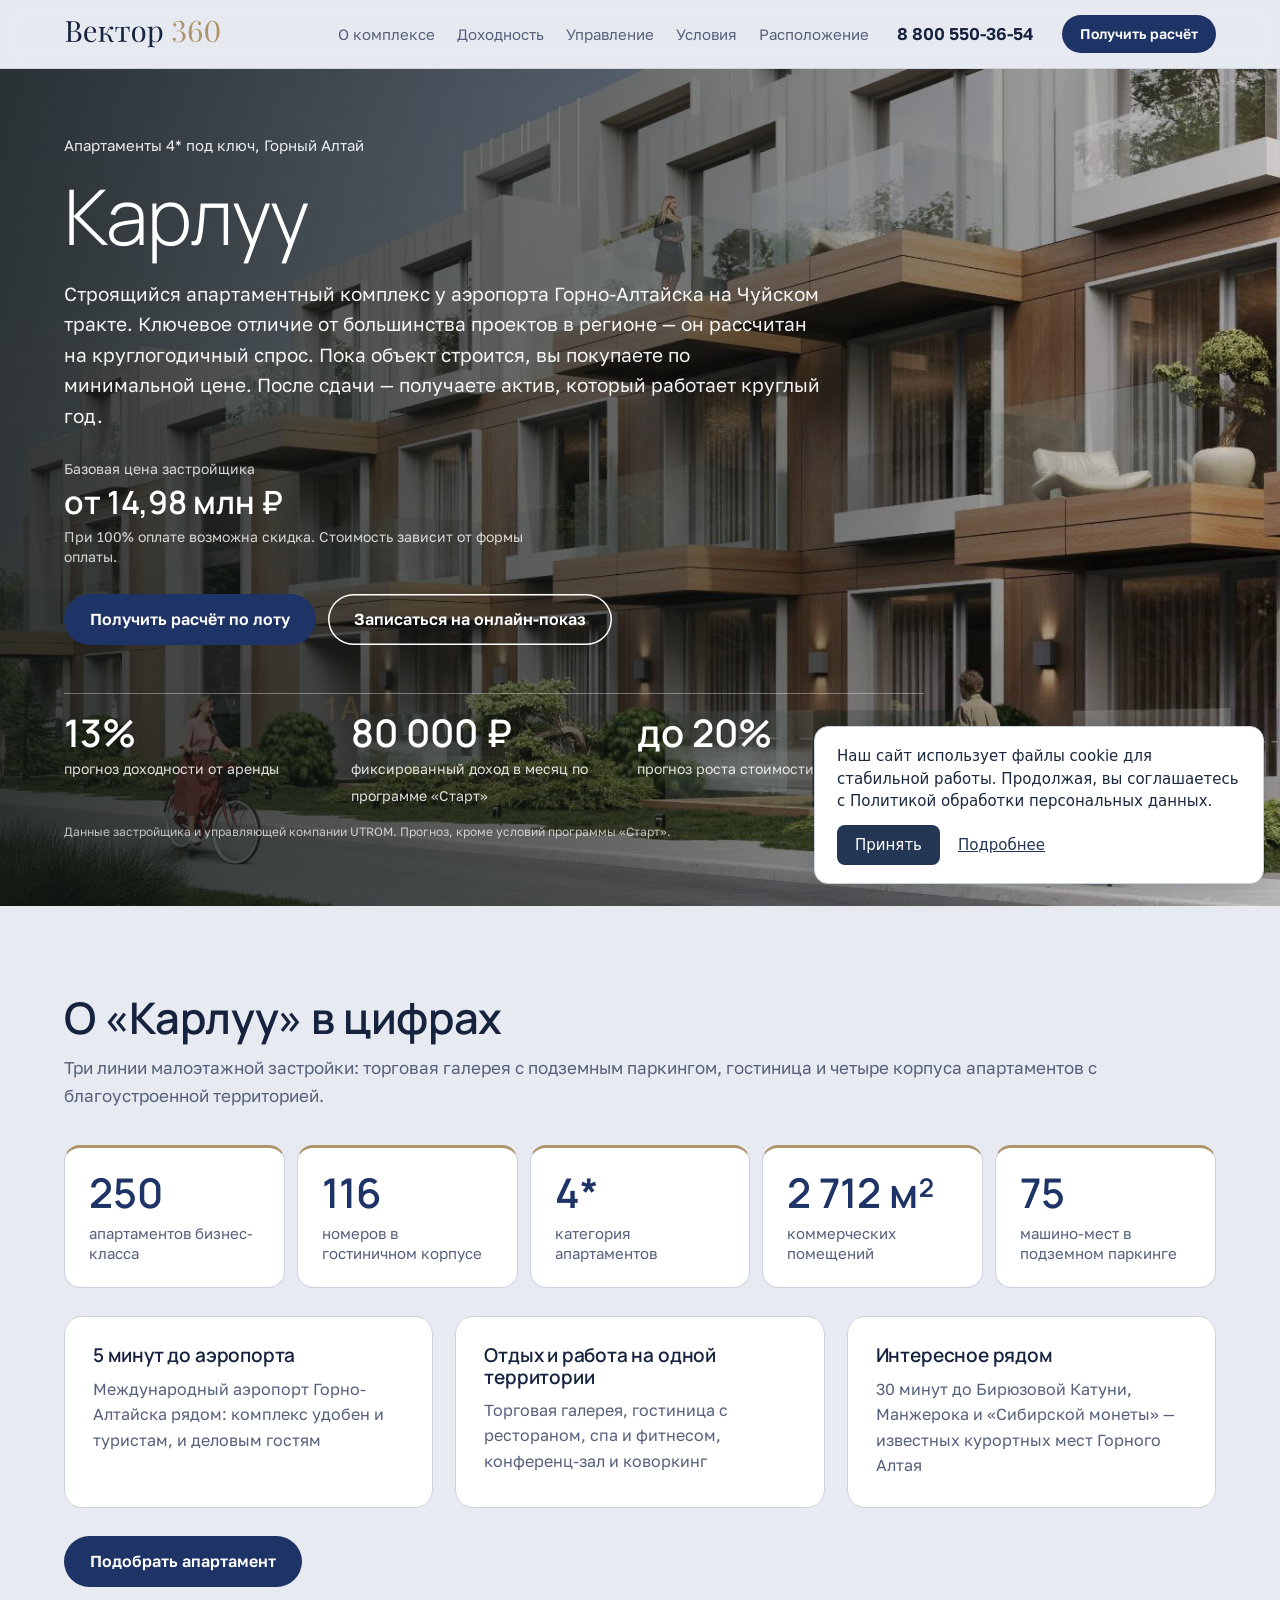
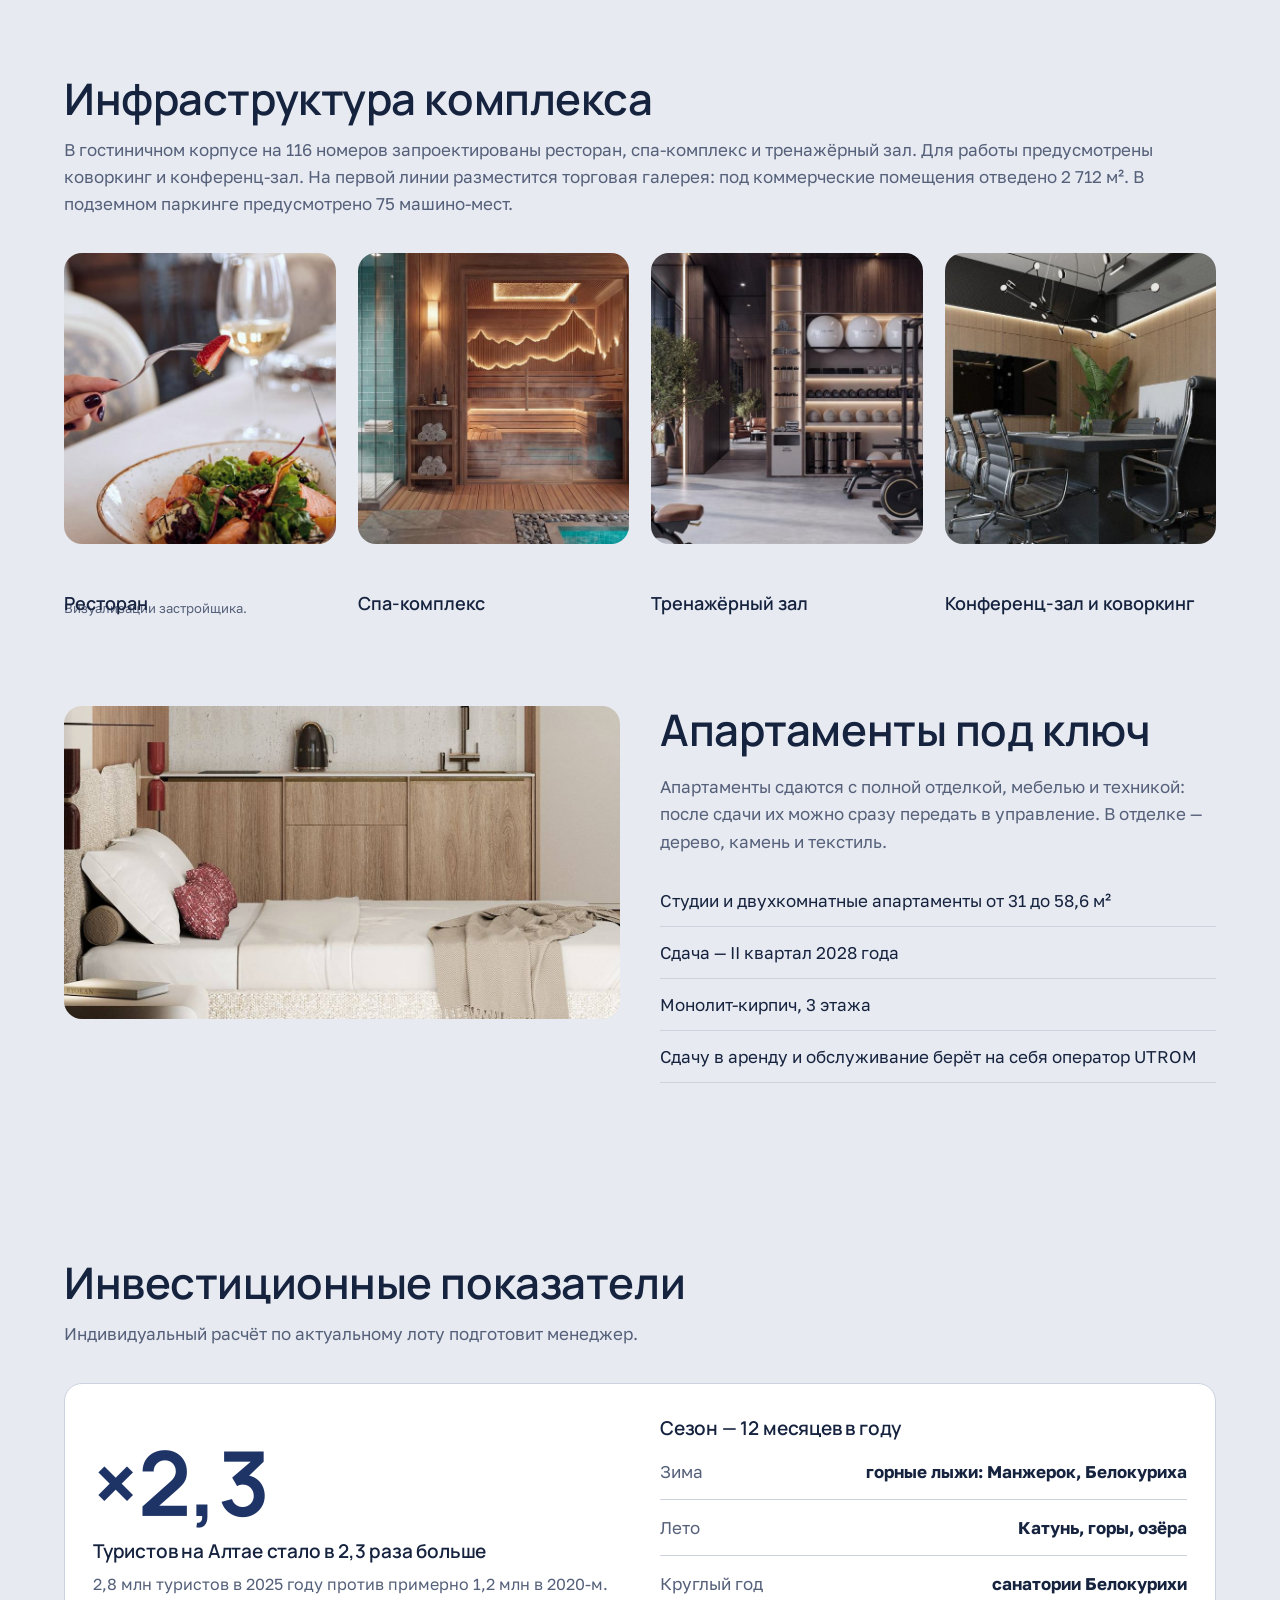
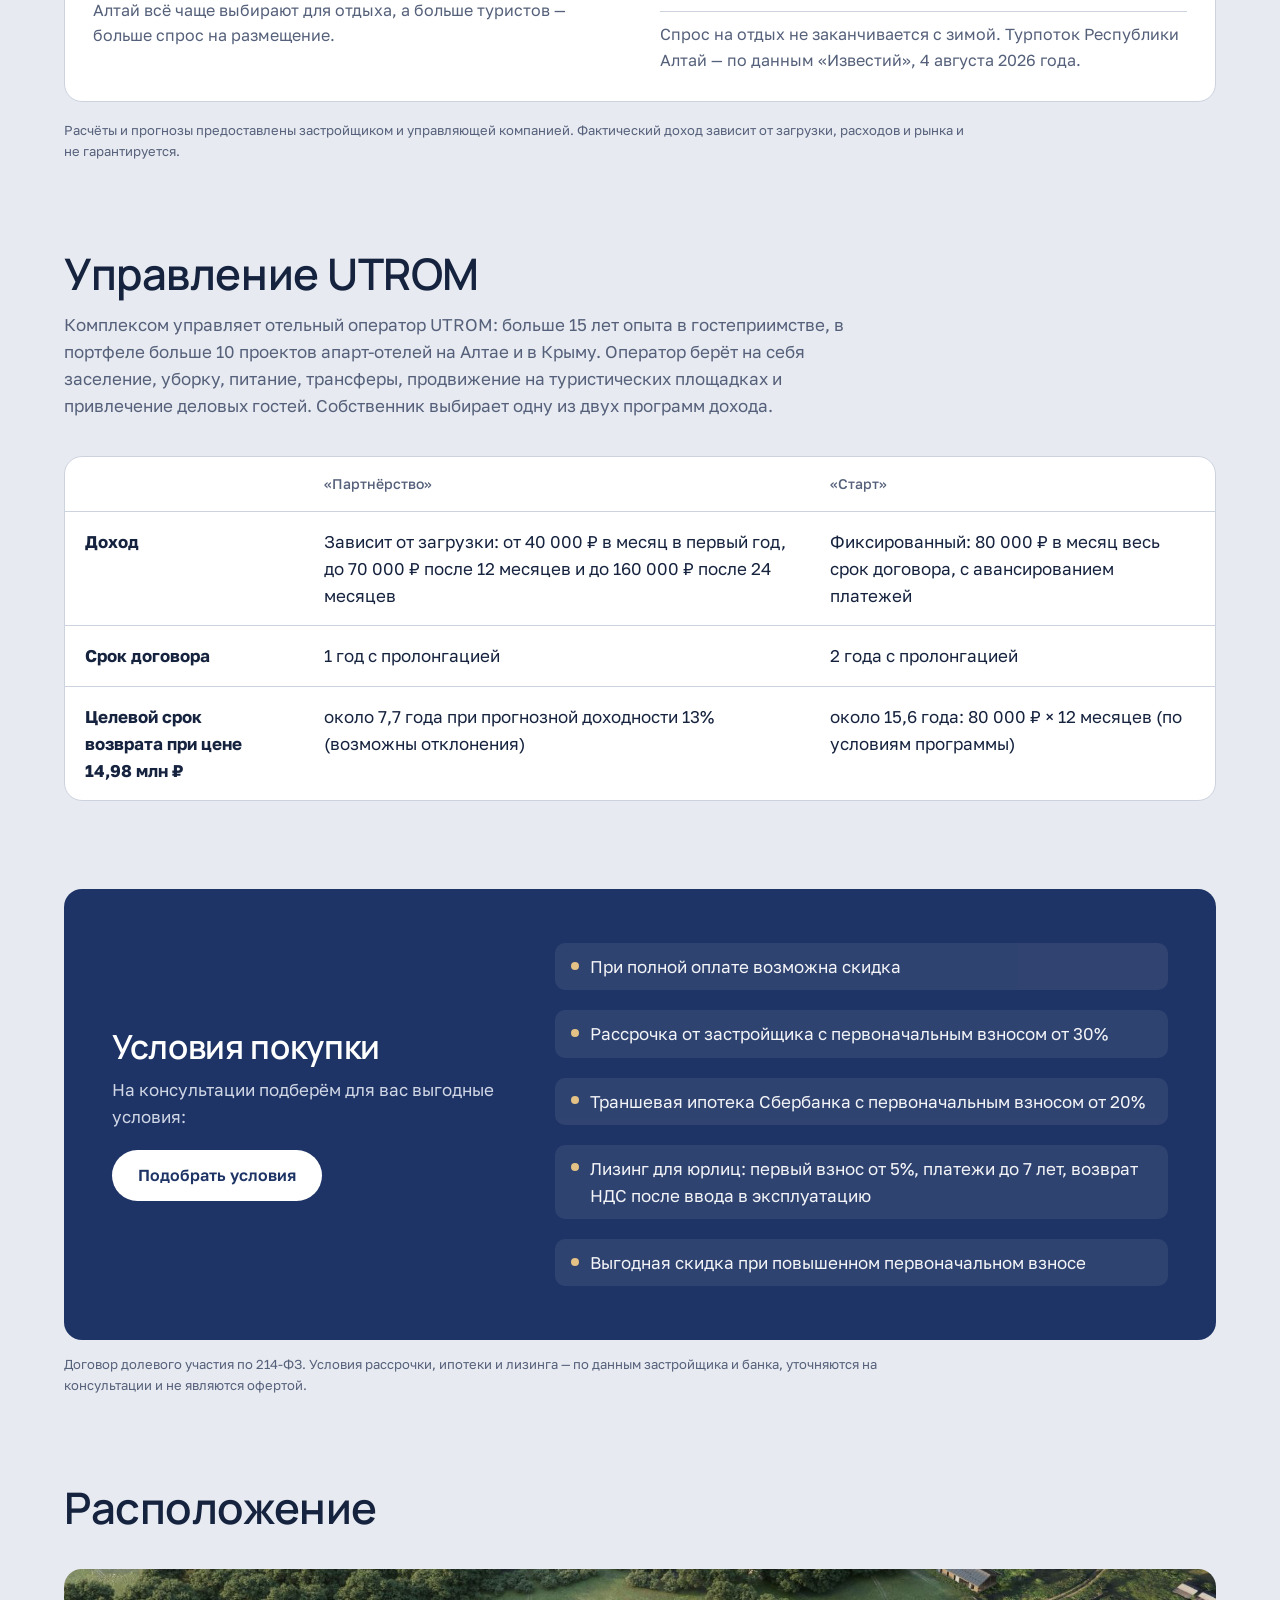
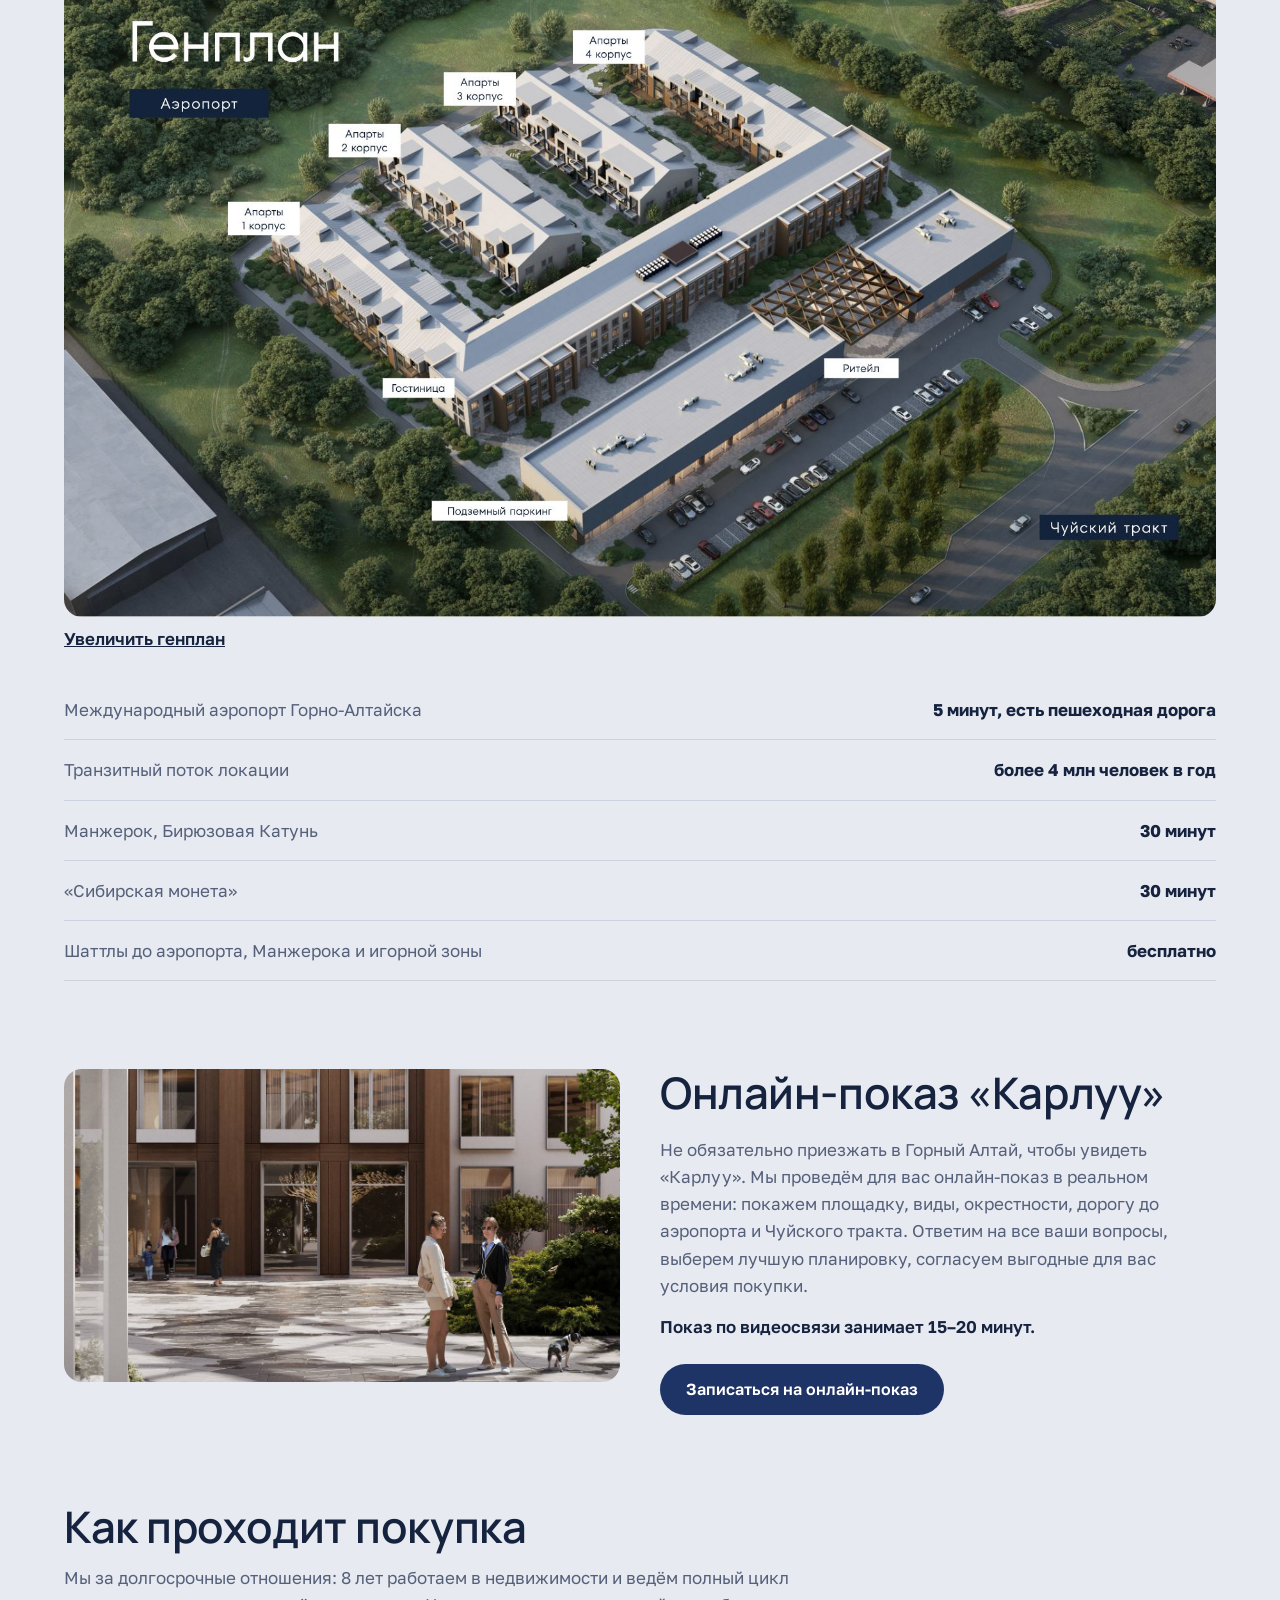
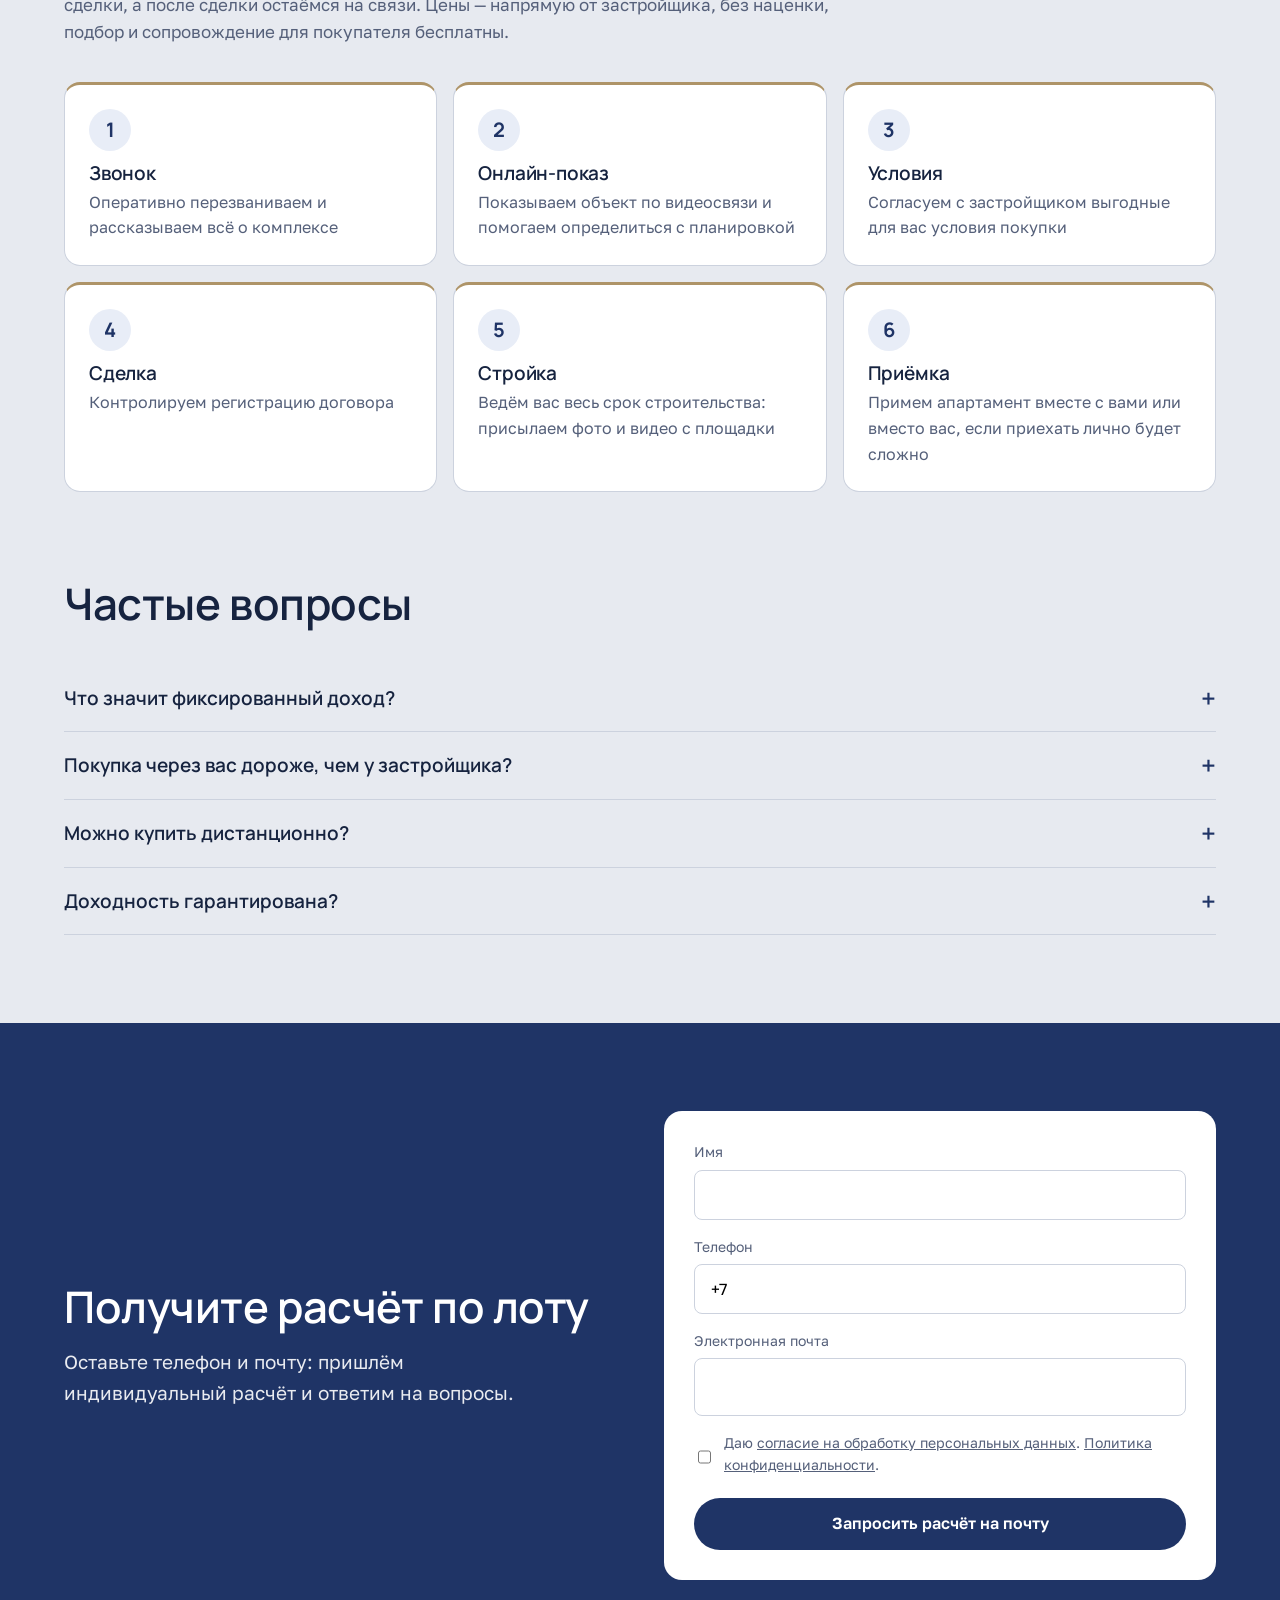
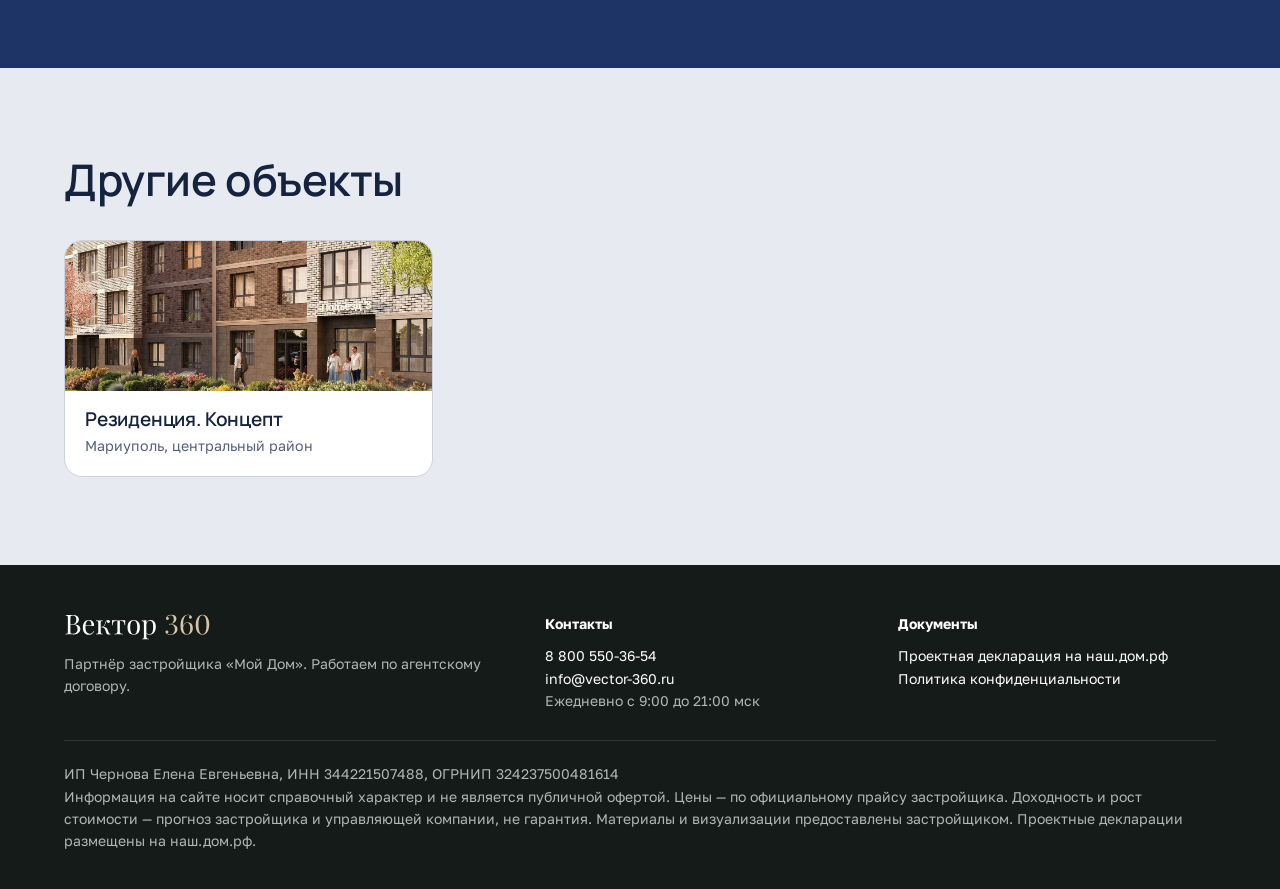
<file: index.html>
<!DOCTYPE html>
<html lang="ru">
<head>
<meta charset="utf-8">
<meta name="yandex-verification" content="93ba9f8670145eda" />
<meta name="viewport" content="width=device-width, initial-scale=1">
<title>Карлуу — апартаменты 4* под ключ в Горном Алтае | Вектор 360</title>
<meta name="description" content="Апартаменты 4* под ключ в комплексе «Карлуу» у аэропорта Горно-Алтайска: от 14,98 млн ₽, управление UTROM, фиксированный доход 80 000 ₽ в месяц по программе «Старт». Цены застройщика без наценки.">
<link rel="canonical" href="https://vector-360.ru/">
<meta property="og:type" content="website">
<meta property="og:title" content="Карлуу — апартаменты 4* под ключ в Горном Алтае | Вектор 360">
<meta property="og:description" content="Апартаменты 4* под ключ в комплексе «Карлуу» у аэропорта Горно-Алтайска: от 14,98 млн ₽, управление UTROM, фиксированный доход 80 000 ₽ в месяц по программе «Старт». Цены застройщика без наценки.">
<meta property="og:url" content="https://vector-360.ru/">
<meta property="og:image" content="https://vector-360.ru/prototype-src/assets/k_facade.jpg">
<link rel="icon" type="image/svg+xml" href="favicon.svg?v=2">
<script src="lead.js?v=4" defer></script>
<link rel="preconnect" href="https://fonts.googleapis.com">
<link rel="preconnect" href="https://fonts.gstatic.com" crossorigin>
<link href="https://fonts.googleapis.com/css2?family=Manrope:wght@300;400;600;700&family=Golos+Text:wght@400;500;600&display=swap" rel="stylesheet" media="print" onload="this.media='all'">
<style>
:root{--bg:#EEF1F0;--paper:#fff;--ink:#22302B;--soft:#5A6863;--line:#D3DAD7;--dark:#2F3B36;--accent:#6E8B74;--accent-ink:#fff;--hl:#C9A45C;--r:18px;
  --display:"Manrope","Segoe UI",Arial,sans-serif;--text:"Golos Text","Segoe UI",Arial,sans-serif}
body[data-theme="karluu"]{--bg:#E7EAF0;--ink:#16233F;--soft:#55607A;--line:#CCD2DE;--dark:#1F3466;--accent:#1F3466;--hl:#8EA0C2}
body[data-theme="rizalta"]{--bg:#F7F1E6;--ink:#253622;--soft:#5D6550;--line:#E2D7C3;--dark:#28391F;--accent:#A57C2E;--hl:#C79A3C}
body[data-theme="mariupol"]{--bg:#faf8f4;--ink:#322b24;--soft:#625a51;--line:#dcd3c5;--dark:#514335;--accent:#e6ae43;--accent-ink:#30261a;--hl:#885c19}
*{box-sizing:border-box}
html{scroll-behavior:smooth;scroll-padding-top:80px}
@media (prefers-reduced-motion:reduce){html{scroll-behavior:auto}}
body{margin:0;background:var(--bg);color:var(--ink);font:400 17px/1.6 var(--text)}
img,svg{max-width:100%;display:block}
a{color:inherit}
h1,h2,h3{font-family:var(--display);margin:0;line-height:1.12;letter-spacing:-.01em}
h2{font-size:clamp(28px,3.4vw,44px);font-weight:600}
h3{font-size:19px;font-weight:600}
p{margin:0}
:focus-visible{outline:3px solid var(--hl);outline-offset:2px}
.wrap{max-width:1200px;margin:0 auto;padding:0 24px}
.section{padding:88px 0}
.head{display:flex;justify-content:space-between;align-items:flex-end;gap:24px;flex-wrap:wrap;margin-bottom:36px}
.head p{max-width:520px;color:var(--soft)}
.btn{display:inline-flex;align-items:center;justify-content:center;text-align:center;gap:8px;font:600 16px/1.2 var(--text);padding:16px 26px;border-radius:999px;border:0;cursor:pointer;text-decoration:none}
.btn-main{background:var(--accent);color:var(--accent-ink)}
.btn-main:hover{filter:brightness(1.08)}
.btn-line{background:transparent;color:inherit;box-shadow:inset 0 0 0 1.5px currentColor}
.fish{display:inline-block;font:500 12px/1.4 var(--text);background:#FFF3D1;color:#7A5410;border-radius:4px;padding:1px 7px;vertical-align:middle;margin-left:6px}

/* header */
.header{position:sticky;top:0;z-index:20;background:color-mix(in srgb,var(--bg) 92%,transparent);backdrop-filter:blur(8px);border-bottom:1px solid var(--line)}
.header .wrap{display:flex;align-items:center;gap:28px;height:68px}
.brand{display:flex;align-items:center;gap:10px;text-decoration:none;white-space:nowrap}
.brand{color:var(--ink);--logo-gold:#AE9468}
.logo{display:block;height:30px;width:auto;aspect-ratio:536.7/102.3}
footer .logo{height:28px;color:#fff;--logo-gold:#D6C4A8}
.nav{display:flex;gap:22px;margin-left:auto}
.nav a{text-decoration:none;font-size:15px;color:var(--soft);white-space:nowrap}
.nav a:hover{color:var(--ink)}
.phone{font-weight:600;text-decoration:none;white-space:nowrap}
.header .btn{padding:11px 18px;font-size:14px;white-space:nowrap}
@media (max-width:1100px){.nav{display:none}.phone{margin-left:auto}}
@media (max-width:640px){.phone{display:none}.header .btn{margin-left:auto}.brand .logo{height:24px}}

/* hero */
.hero{position:relative;color:#fff;background:var(--dark);overflow:hidden}
.hero-media{position:absolute;inset:0}
.hero-media img,.hero-media svg{width:100%;height:100%;object-fit:cover}
.hero-media::after{content:"";position:absolute;inset:0;background:linear-gradient(90deg,rgba(15,20,18,.82) 0%,rgba(15,20,18,.55) 48%,rgba(15,20,18,.1) 100%)}
.hero .wrap{position:relative;min-height:640px;display:flex;flex-direction:column;justify-content:center;padding-top:64px;padding-bottom:64px}
.eyebrow{font-size:15px;opacity:.9;margin-bottom:16px}
.hero h1{font-size:clamp(40px,6vw,84px);font-weight:300;letter-spacing:-.02em;max-width:820px}
.hero .lede{font-size:19px;max-width:600px;margin-top:20px;opacity:.95}
.hero .price{margin-top:28px;font:600 clamp(24px,2.6vw,32px)/1.2 var(--display)}
.hero .price span{display:block;font:400 14px/1.4 var(--text);opacity:.8;margin-bottom:4px}
.hero .ctas{display:flex;gap:12px;flex-wrap:wrap;margin-top:28px}
.kpis{display:grid;grid-template-columns:repeat(3,1fr);gap:0;margin-top:48px;max-width:860px;border-top:1px solid rgba(255,255,255,.35)}
.kpis div{padding:18px 24px 0 0}
.kpis strong{display:block;font:600 clamp(26px,3vw,38px)/1.1 var(--display)}
.kpis span{font-size:14px;opacity:.85}
.src-note{font-size:12px;opacity:.7;margin-top:14px}
@media (max-width:700px){.kpis{grid-template-columns:1fr}.hero .wrap{min-height:0}}

/* generic cards */
.grid2{display:grid;grid-template-columns:1fr 1fr;gap:22px}
.grid3{display:grid;grid-template-columns:repeat(3,1fr);gap:22px}
.grid4{display:grid;grid-template-columns:repeat(4,1fr);gap:22px}
@media (max-width:900px){.grid2,.grid3,.grid4{grid-template-columns:1fr}}
.card{background:var(--paper);border:1px solid var(--line);border-radius:var(--r);padding:28px}
.card h3{margin-bottom:10px}
.card p{color:var(--soft);font-size:16px}
.who{border-top:2px solid var(--accent);padding-top:18px}
.who p{font:400 20px/1.35 var(--display)}

/* invest */
.calc-card{background:var(--paper);border:1px solid var(--line);border-radius:var(--r);overflow:hidden}
.calc-card .top{background:var(--dark);color:#fff;padding:26px 28px}
.calc-card .top span{font-size:14px;opacity:.85}
.calc-card .top strong{display:block;font:600 34px/1.1 var(--display);margin-top:6px}
.calc-card .top em{display:block;font-style:normal;font-size:14px;opacity:.8;margin-top:6px}
.rows{padding:8px 28px 24px}
.rows div{display:flex;justify-content:space-between;gap:16px;padding:14px 0;border-bottom:1px solid var(--line)}
.rows div:last-child{border-bottom:0}
.rows span{color:var(--soft)}
.rows b{text-align:right}
.rows .big b{font:700 22px/1.2 var(--display);color:var(--accent)}
body[data-theme="kedry"] .rows .big b{color:var(--dark)}
.disc{font-size:13px;color:var(--soft);margin-top:18px;max-width:900px}
.bars{display:flex;align-items:flex-end;gap:12px;height:240px;margin-top:8px}
.bar{flex:1;display:flex;flex-direction:column;justify-content:flex-end;align-items:center;gap:6px;height:100%;font-size:13px;text-align:center}
.bar i{display:block;width:100%;background:var(--hl);border-radius:6px 6px 0 0}
.bar.last i{background:var(--accent)}
.bar b{font-size:13px}
.table-wrap{overflow-x:auto;background:var(--paper);border:1px solid var(--line);border-radius:var(--r)}
table{width:100%;border-collapse:collapse;min-width:560px}
th,td{text-align:left;padding:16px 20px;border-bottom:1px solid var(--line);vertical-align:top}
th{font-weight:500;color:var(--soft);font-size:14px}
tr:last-child td{border-bottom:0}

/* terms */
.terms{background:var(--dark);color:#fff;border-radius:var(--r);padding:36px 40px;display:flex;justify-content:space-between;align-items:center;gap:28px;flex-wrap:wrap}
.terms h2{font-size:clamp(24px,2.6vw,34px);margin-bottom:10px}
.terms p{opacity:.9;max-width:640px}
.offer{margin-top:22px;border:2px solid var(--hl);border-radius:var(--r);padding:26px 30px;display:flex;justify-content:space-between;gap:24px;align-items:center;flex-wrap:wrap;background:var(--paper)}
.offer .tag{display:inline-block;background:var(--hl);color:#1d1d1d;font-weight:600;font-size:13px;padding:5px 12px;border-radius:999px;margin-bottom:10px}
.offer p{color:var(--soft)}

/* mortgage */
.dark-sec{background:var(--dark);color:#fff}
.dark-sec .head p{color:rgba(255,255,255,.75)}
.facts4{display:grid;grid-template-columns:repeat(4,1fr);border-top:1px solid rgba(255,255,255,.3);margin-bottom:40px}
.facts4 div{padding:16px 16px 0 0}
.facts4 span{font-size:14px;opacity:.75}
.facts4 strong{display:block;font:600 22px/1.25 var(--display)}
@media (max-width:800px){.facts4{grid-template-columns:1fr 1fr}}
.mcalc{display:grid;grid-template-columns:1fr 1fr;gap:40px}
@media (max-width:860px){.mcalc{grid-template-columns:1fr}}
.field{margin-bottom:26px}
.field>span{display:block;font-size:14px;opacity:.75;margin-bottom:6px}
.field .val{font-weight:600;margin-bottom:6px}
input[type=range]{width:100%;accent-color:var(--hl)}
.mout{background:rgba(255,255,255,.07);border-radius:var(--r);padding:30px;display:flex;flex-direction:column;gap:18px}
.mout .big{font:700 clamp(34px,4vw,50px)/1.1 var(--display);color:var(--hl)}
.mout .row{display:flex;justify-content:space-between;gap:16px;padding-bottom:12px;border-bottom:1px solid rgba(255,255,255,.12)}
.mout .row span:first-child{opacity:.75}
.mout .disc{color:rgba(255,255,255,.65);margin:0}
.vs{display:grid;grid-template-columns:repeat(3,1fr);gap:22px}
.vs div{background:var(--paper);border:1px solid var(--line);border-radius:var(--r);padding:26px}
.vs span{color:var(--soft)}
.vs strong{display:block;font:700 clamp(26px,3vw,36px)/1.15 var(--display);margin:6px 0}
.vs em{font-style:normal;color:var(--soft);font-size:15px}
.vs .main{background:var(--hl);border-color:var(--hl)}
.vs .main span,.vs .main em{color:var(--ink)}
@media (max-width:860px){.vs{grid-template-columns:1fr}}
.shots{display:grid;grid-template-columns:repeat(4,1fr);gap:18px;margin-top:22px}
.shots figure{margin:0;background:var(--paper);border:1px solid var(--line);border-radius:14px;overflow:hidden}
.shots img{width:100%}
.shots figcaption{font-size:13px;color:var(--soft);padding:10px 12px}
@media (max-width:900px){.shots{grid-template-columns:1fr 1fr}}

/* location */
.loc{display:grid;grid-template-columns:1fr 1fr;gap:40px;align-items:start}
.loc img{border-radius:var(--r);width:100%;max-height:600px;object-fit:cover;object-position:top}
.loc ul{list-style:none;margin:0;padding:0}
#finish li{padding:12px 0;border-bottom:1px solid var(--line)}
.loc li{display:flex;justify-content:space-between;gap:16px;padding:16px 0;border-bottom:1px solid var(--line)}
.loc li span{color:var(--soft)}
.loc li b{text-align:right}
@media (max-width:860px){.loc{grid-template-columns:1fr}}
.pic-wide{border-radius:var(--r);overflow:hidden}
.pic-wide img{width:100%;max-height:520px;object-fit:cover}

/* video */
.vplayer{display:block;width:100%;aspect-ratio:16/9;border-radius:var(--r);background:#000}
.hero .price .pnote{display:block;font:400 14px/1.4 var(--text);opacity:.8;margin-top:6px;max-width:460px}
.facts4.light{border-top-color:var(--ink);margin-bottom:28px}
.facts4.light span{color:var(--soft);opacity:1}
.video{position:relative;display:block;width:100%;aspect-ratio:16/7;border:0;padding:0;border-radius:var(--r);overflow:hidden;cursor:pointer;background:var(--dark)}
.video img,.video svg{position:absolute;inset:0;width:100%;height:100%;object-fit:cover;opacity:.6}
.video .play{position:absolute;left:50%;top:50%;width:84px;height:84px;margin:-42px 0 0 -42px;border-radius:50%;background:var(--hl)}
.video .play::after{content:"";position:absolute;left:33px;top:26px;border-left:24px solid #1d1d1d;border-top:16px solid transparent;border-bottom:16px solid transparent}
.video .cap{position:absolute;left:24px;bottom:20px;color:#fff;font-weight:500}
.vvert{display:block;width:100%;aspect-ratio:9/16;border-radius:var(--r);background:#000;object-fit:cover}
.promo{display:grid;grid-template-columns:340px 1fr;gap:56px;align-items:center}
.promo .ptext{font:400 21px/1.45 var(--display);margin-bottom:16px}
@media (max-width:860px){.promo{grid-template-columns:1fr;gap:28px}.promo .vvert{max-width:320px;margin:0 auto}}
.clist{margin:18px 0 0;padding:0;list-style:none}
.clist li{padding:12px 0;border-bottom:1px solid var(--line)}

/* hero story video */
.story{position:absolute;right:24px;top:50%;transform:translateY(-50%);width:270px;aspect-ratio:9/16;border-radius:20px;overflow:hidden;box-shadow:0 18px 50px rgba(0,0,0,.45);background:#000}
.story video{width:100%;height:100%;object-fit:cover;display:block}
.snd{position:absolute;left:50%;bottom:14px;transform:translateX(-50%);white-space:nowrap;font:600 13px/1 var(--text);padding:9px 14px;border-radius:999px;border:0;background:rgba(255,255,255,.92);color:#1d1d1d;cursor:pointer}
.has-story h1,.has-story .lede,.has-story .kpis{max-width:780px}
@media (max-width:1180px){.has-story h1,.has-story .lede,.has-story .kpis{max-width:600px}}
@media (max-width:960px){.story{position:relative;right:auto;top:auto;transform:none;width:230px;margin-top:32px}}

/* karluu numbers, infra, region */
.nums{display:grid;grid-template-columns:repeat(5,1fr);border-top:2px solid var(--ink);margin-bottom:28px}
.nums div{padding:22px 20px 0 0}
.nums strong{display:block;font:600 clamp(34px,4vw,52px)/1 var(--display);margin-bottom:10px;color:var(--dark)}
.nums span{color:var(--soft);font-size:15px;line-height:1.35;display:block}
@media (max-width:900px){.nums{grid-template-columns:1fr 1fr}.nums div:last-child{grid-column:1/-1}}
.infra figure{margin:0}
.infra img{width:100%;aspect-ratio:14/15;object-fit:cover;border-radius:var(--r)}
.infra figcaption{font:600 18px/1.3 var(--display);margin-top:12px}
@media (max-width:900px){.grid4.infra{grid-template-columns:1fr 1fr}}
.region{display:grid;grid-template-columns:1fr 1fr;gap:40px;align-items:center;margin-top:22px}
.region .rnum{font:700 clamp(56px,7vw,92px)/1 var(--display);color:var(--accent);margin-bottom:14px}
.region .rows{padding:0}
@media (max-width:860px){.region{grid-template-columns:1fr;gap:16px}}
.tlist{margin:14px 0 0;padding-left:20px}
.tlist li{margin:6px 0;opacity:.95}
.terms + .disc{margin-top:14px}
.terms .btn-main{background:#fff;color:var(--dark)}

/* steps & faq */
.steps{list-style:none;margin:0;padding:0;display:grid;grid-template-columns:repeat(3,1fr);row-gap:36px;border-top:2px solid var(--ink);counter-reset:s}
.steps li{counter-increment:s;padding:24px 28px 0 0}
.steps li::before{content:counter(s);display:block;font:700 36px/1 var(--display);color:var(--accent);margin-bottom:12px}
body[data-theme="mariupol"] .steps li::before{color:var(--dark)}
.steps p{color:var(--soft);font-size:16px;margin-top:6px}
@media (max-width:860px){.steps{grid-template-columns:1fr 1fr}}
details{border-bottom:1px solid var(--line);padding:20px 0}
summary{cursor:pointer;font:600 19px/1.4 var(--display);list-style:none;display:flex;justify-content:space-between;gap:24px}
summary::-webkit-details-marker{display:none}
summary::after{content:"+";font-size:26px;line-height:1;color:var(--accent)}
details[open] summary::after{content:"–"}
details p{margin-top:12px;color:var(--soft);max-width:760px}

/* lead */
.lead{background:var(--dark);color:#fff}
.lead-box{display:grid;grid-template-columns:1fr 1fr;gap:48px;align-items:center}
.lead h2{margin-bottom:16px}
.lead p.l{font-size:19px;opacity:.9;max-width:480px}
.lead ul{margin:20px 0 0;padding-left:20px;opacity:.9}
.form{background:#fff;color:var(--ink);border-radius:var(--r);padding:30px;display:grid;gap:16px}
.form label>span{display:block;font-size:14px;color:var(--soft);margin-bottom:6px}
.form input[type=text],.form input[type=tel]{width:100%;font:400 16px var(--text);padding:14px 16px;border-radius:8px;border:1.5px solid var(--line)}
.consent{display:flex;gap:10px;font-size:13px;color:var(--soft)}
.form .err{color:#A12B1F;font-size:14px}
.form .done{display:none}
.form.sent .fields{display:none}
.form.sent .done{display:block}
.fields{display:grid;gap:16px}
.form .btn{background:var(--dark);color:#fff}
@media (max-width:860px){.lead-box{grid-template-columns:1fr}}

/* other objects */
.others{display:grid;grid-template-columns:repeat(3,1fr);gap:22px}
.other{display:block;text-decoration:none;background:var(--paper);border:1px solid var(--line);border-radius:var(--r);overflow:hidden}
.other:hover{border-color:var(--ink)}
.other .im{height:150px;background:var(--dark);overflow:hidden}
.other .im img,.other .im svg{width:100%;height:100%;object-fit:cover}
.other div.t{padding:18px 20px}
.other small{color:var(--soft)}
@media (max-width:860px){.others{grid-template-columns:1fr}}

footer{background:#151B19;color:#AEB8B4;font-size:14px;padding:48px 0 36px}
footer .cols{display:grid;grid-template-columns:1.4fr 1fr 1fr;gap:36px;margin-bottom:28px}
footer b{color:#fff}
footer a{color:#fff;text-decoration:none}
footer .legal{border-top:1px solid rgba(255,255,255,.12);padding-top:22px;line-height:1.6}
@media (max-width:860px){footer .cols{grid-template-columns:1fr}}
[hidden]{display:none!important}
</style>
<link rel="stylesheet" href="inquiry.css?v=3">
<link rel="stylesheet" href="cookie-notice.css">
<script defer src="cookie-notice.js"></script>
</head>
<body data-theme="karluu">
<!-- Yandex.Metrika counter -->
<script type="text/javascript">
    (function(m,e,t,r,i,k,a){
        m[i]=m[i]||function(){(m[i].a=m[i].a||[]).push(arguments)};
        m[i].l=1*new Date();
        for (var j = 0; j < document.scripts.length; j++) {if (document.scripts[j].src === r) { return; }}
        k=e.createElement(t),a=e.getElementsByTagName(t)[0],k.async=1,k.src=r,a.parentNode.insertBefore(k,a)
    })(window, document,'script','https://mc.yandex.ru/metrika/tag.js?id=114577757', 'ym');

    ym(114577757, 'init', {ssr:true, webvisor:true, clickmap:true, ecommerce:"dataLayer", referrer: document.referrer, url: location.href, accurateTrackBounce:true, trackLinks:true});
</script>
<noscript><div><img src="https://mc.yandex.ru/watch/114577757" style="position:absolute; left:-9999px;" alt="" /></div></noscript>
<!-- /Yandex.Metrika counter -->
<svg width="0" height="0" style="position:absolute" aria-hidden="true"><symbol id="logo-classic" viewBox="-1.8 21.8 536.7 102.3"><path fill="currentColor" d="M4.20 31.20L4.20 29.20Q6.30 29.30 9.70 29.40Q13.10 29.50 16.40 29.50L16.40 29.50Q21.10 29.50 25.40 29.40Q29.70 29.30 31.50 29.30L31.50 29.30Q42 29.30 47.30 33.70Q52.60 38.10 52.60 45L52.60 45Q52.60 48.50 51.15 51.85Q49.70 55.20 46.35 57.95Q43 60.70 37.40 62.40L37.40 62.40L37.40 62.60Q45.30 63.60 49.75 66.35Q54.20 69.10 56 72.80Q57.80 76.50 57.80 80.60L57.80 80.60Q57.80 86.30 54.95 90.65Q52.10 95 46.70 97.50Q41.30 100 33.80 100L33.80 100Q31.60 100 27.20 99.85Q22.80 99.70 16.60 99.70L16.60 99.70Q13.10 99.70 9.70 99.75Q6.30 99.80 4.20 100L4.20 100L4.20 98Q7.60 97.80 9.35 97.20Q11.10 96.60 11.70 94.80Q12.30 93 12.30 89.40L12.30 89.40L12.30 39.80Q12.30 36.10 11.70 34.35Q11.10 32.60 9.35 31.95Q7.60 31.30 4.20 31.20L4.20 31.20ZM30 64.10L21.60 64.10L21.60 89.40Q21.60 92.90 22.20 94.70Q22.80 96.50 24.40 97.10Q26 97.70 29.10 97.70L29.10 97.70Q38.90 97.70 43.35 93.15Q47.80 88.60 47.80 80.20L47.80 80.20Q47.80 72.50 43.65 68.30Q39.50 64.10 30 64.10L30 64.10ZM29 31.20L29 31.20Q24.40 31.20 23 32.90Q21.60 34.60 21.60 39.80L21.60 39.80L21.60 62.40L28.30 62.40Q34.20 62.40 37.40 60.15Q40.60 57.90 41.80 54.15Q43 50.40 43 46.10L43 46.10Q43 38.70 39.75 34.95Q36.50 31.20 29 31.20ZM89.50 47.10L89.50 47.10Q98.30 47.10 103.25 52.45Q108.20 57.80 108.20 69.10L108.20 69.10L76.90 69.10Q76.80 70.40 76.70 71.90L76.70 71.90Q76.60 73.70 76.60 75.50L76.60 75.50Q76.60 82.30 78.80 87.20Q81 92.10 84.55 94.65Q88.10 97.20 91.90 97.20L91.90 97.20Q94.90 97.20 97.60 96.25Q100.30 95.30 102.60 93.10Q104.90 90.90 106.60 87.20L106.60 87.20L108.60 88Q107.50 91.30 105 94.40Q102.50 97.50 98.70 99.45Q94.90 101.40 89.90 101.40L89.90 101.40Q82.70 101.40 77.55 98.10Q72.40 94.80 69.65 88.95Q66.90 83.10 66.90 75.50L66.90 75.50Q66.90 66.70 69.70 60.35Q72.50 54 77.60 50.55Q82.70 47.10 89.50 47.10ZM76.80 67.20L76.80 67.20L98.60 67.20Q98.80 62.30 97.80 58.15Q96.80 54 94.65 51.50Q92.50 49 89.10 49L89.10 49Q84.50 49 81 53.60L81 53.60Q77.60 58 76.80 67.20ZM159.80 47.10L159.80 47.10Q163.30 47.10 164.75 48.80Q166.20 50.50 166.20 52.60L166.20 52.60Q166.20 54.80 164.80 56.35Q163.40 57.90 160.90 57.90L160.90 57.90Q159.10 57.90 157.80 57.10Q156.50 56.30 155.80 54.85Q155.10 53.40 155.10 51.50L155.10 51.50L155.10 50.80Q154 51.30 153.15 52.60Q152.30 53.90 151.40 56.10Q150.50 58.30 149.30 61.50L149.30 61.50Q148.30 64.20 147 66.70Q145.70 69.20 143.40 70.90L143.40 70.90Q142.20 71.80 140.40 72.40L140.40 72.40Q144.90 72.50 148.60 73.70L148.60 73.70Q153.10 75.20 155.70 79.30L155.70 79.30Q157.40 81.90 158.55 85.70Q159.70 89.50 161 92.40L161 92.40Q162.10 94.90 163.55 96.25Q165 97.60 168.10 97.90L168.10 97.90L168.10 100Q166.50 100.30 164.90 100.50Q163.30 100.70 161.90 100.70L161.90 100.70Q157.40 100.70 155.30 98.55Q153.20 96.40 152.10 92.70L152.10 92.70Q151.60 91 150.90 88.55Q150.20 86.10 149.20 83.55Q148.20 81 146.80 79.10L146.80 79.10Q144.60 76 141.10 75L141.10 75Q137.70 74.10 132.40 74.30L132.40 74.30L132.40 90.70Q132.40 94.90 133.90 96.40Q135.40 97.90 139 97.90L139 97.90L139 100Q137.40 99.90 134.20 99.75Q131 99.60 127.70 99.60Q124.40 99.60 120.95 99.75Q117.50 99.90 115.80 100L115.80 100L115.80 97.90Q119.90 97.90 121.65 96.40Q123.40 94.90 123.40 90.70L123.40 90.70L123.40 57.90Q123.40 53.70 121.65 52.20Q119.90 50.70 115.80 50.70L115.80 50.70L115.80 48.60Q117.50 48.70 120.95 48.85Q124.40 49 127.70 49Q131 49 134.20 48.85Q137.40 48.70 139 48.60L139 48.60L139 50.70Q135.40 50.70 133.90 52.20Q132.40 53.70 132.40 57.90L132.40 57.90L132.40 72.60Q137.60 72.20 140.50 70.70L140.50 70.70Q143.50 69.20 145.10 66.40Q146.70 63.60 148 59.80L148 59.80Q149 57 150.20 54.05Q151.40 51.10 153.65 49.10Q155.90 47.10 159.80 47.10ZM212.70 48.60L222.30 48.60Q221.90 52.10 221.75 55.30Q221.60 58.50 221.60 60.20L221.60 60.20Q221.60 62 221.70 63.65Q221.80 65.30 221.90 66.40L221.90 66.40L219.60 66.40Q219.10 59.50 217.50 56.10Q215.90 52.70 213.10 51.65Q210.30 50.60 206.20 50.60L206.20 50.60L202.30 50.60L202.30 89.70Q202.30 94.60 205.15 96.25Q208.00 97.90 212.90 97.90L212.90 97.90L212.90 100Q210.60 99.90 206.55 99.75Q202.50 99.60 197.80 99.60L197.80 99.60Q193.20 99.60 189.10 99.75Q185.00 99.90 182.70 100L182.70 100L182.70 97.90Q187.70 97.90 190.50 96.25Q193.30 94.60 193.30 89.70L193.30 89.70L193.30 50.60L188.40 50.60Q184.30 50.60 181.75 51.70Q179.20 52.80 177.85 56.20Q176.50 59.60 176.00 66.50L176.00 66.50L173.70 66.50Q173.90 65.40 173.95 63.75Q174.00 62.10 174.00 60.30L174.00 60.30Q174.00 58.60 173.85 55.40Q173.70 52.20 173.30 48.70L173.30 48.70L182.90 48.70Q186.30 48.70 190.15 48.80Q194.00 48.90 197.70 48.90L197.70 48.90Q201.50 48.90 205.40 48.75Q209.30 48.60 212.70 48.60L212.70 48.60ZM252.90 47.10L252.90 47.10Q259.30 47.10 264.40 49.90Q269.50 52.70 272.55 58.70Q275.60 64.70 275.60 74.30L275.60 74.30Q275.60 83.90 272.55 89.85Q269.50 95.80 264.40 98.60Q259.30 101.40 252.90 101.40L252.90 101.40Q246.60 101.40 241.45 98.60Q236.30 95.80 233.25 89.85Q230.20 83.90 230.20 74.30L230.20 74.30Q230.20 64.70 233.25 58.70Q236.30 52.70 241.45 49.90Q246.60 47.10 252.90 47.10ZM252.90 49.10L252.90 49.10Q247.20 49.10 243.55 55Q239.90 60.90 239.90 74.30L239.90 74.30Q239.90 87.70 243.55 93.55Q247.20 99.40 252.90 99.40L252.90 99.40Q258.60 99.40 262.25 93.55Q265.90 87.70 265.90 74.30L265.90 74.30Q265.90 60.90 262.25 55Q258.60 49.10 252.90 49.10ZM299.10 47.40L299.10 47.40L299.10 57.80Q300.60 54.30 303.30 51.80L303.30 51.80Q308.20 47.10 315.10 47.10L315.10 47.10Q320.40 47.10 324.60 49.95Q328.80 52.80 331.25 58.30Q333.70 63.80 333.70 71.90L333.70 71.90Q333.70 77.30 332.40 82.55Q331.10 87.80 328.35 92.05Q325.60 96.30 321.25 98.85Q316.90 101.40 310.80 101.40L310.80 101.40Q306.10 101.40 302.70 99.20L302.70 99.20Q300.40 97.80 299.10 95.90L299.10 95.90L299.10 108.80Q299.10 113.10 301.65 114.55Q304.20 116 308.70 116L308.70 116L308.70 118.10Q306.50 118 302.60 117.85Q298.70 117.70 294.30 117.70L294.30 117.70Q291.20 117.70 288.15 117.85Q285.10 118 283.50 118.10L283.50 118.10L283.50 116Q287.10 116 288.60 114.70Q290.10 113.40 290.10 109.80L290.10 109.80L290.10 59.40Q290.10 54.90 288.50 52.75Q286.90 50.60 282.50 50.60L282.50 50.60L282.50 48.50Q285.70 48.80 288.70 48.80L288.70 48.80Q291.60 48.80 294.25 48.45Q296.90 48.10 299.10 47.40ZM299.10 62.70L299.10 62.70L299.10 92.70Q300.50 95.40 303.10 97.20L303.10 97.20Q305.70 99.10 309.70 99.10L309.70 99.10Q315.30 99.10 318.40 95.60Q321.50 92.10 322.75 86.25Q324 80.40 324 73.30L324 73.30Q324 65.30 322.70 60.20Q321.40 55.10 318.80 52.60Q316.20 50.10 312.40 50.10L312.40 50.10Q307.50 50.10 303.50 54.10L303.50 54.10Q300.50 57.20 299.10 62.70Z"/><path fill="var(--logo-gold)" d="M391.30 27.80L391.30 27.80Q399.20 27.80 404.10 31.85Q409.00 35.90 409.00 42.80L409.00 42.80Q409.00 47.80 406.15 51.75Q403.30 55.70 399.05 58.35Q394.80 61 390.50 62.20L390.50 62.20Q396.20 62.40 401.30 64.50Q406.40 66.60 409.60 70.60Q412.80 74.60 412.80 80.80L412.80 80.80Q412.80 85.70 410.75 89.50Q408.70 93.30 405.15 95.95Q401.60 98.60 396.85 100Q392.10 101.40 386.70 101.40L386.70 101.40Q381.80 101.40 378.55 100.25Q375.30 99.10 373.50 97.90L373.50 97.90Q371.40 96.50 370.10 94.65Q368.80 92.80 368.80 90.70L368.80 90.70Q368.80 88.40 370.30 86.90Q371.80 85.40 374.20 85.40L374.20 85.40Q376.40 85.40 378.00 86.80Q379.60 88.20 379.60 90.80L379.60 90.80Q379.60 92.90 378.45 94.20Q377.30 95.50 375.40 95.90L375.40 95.90Q376.30 97.40 379.55 98.55Q382.80 99.70 386.60 99.70L386.60 99.70Q392.20 99.70 395.90 97.25Q399.60 94.80 401.45 90.60Q403.30 86.40 403.30 81.40L403.30 81.40Q403.30 73.10 399.10 68.40Q394.90 63.70 388.00 63.10L388.00 63.10Q386.40 63.70 385.55 64.05Q384.70 64.40 383.90 64.40L383.90 64.40Q382.90 64.40 382.35 63.90Q381.80 63.40 381.80 62.80L381.80 62.80Q381.80 62.20 382.40 61.70Q383.00 61.20 384.10 61.20L384.10 61.20Q385.00 61.20 385.90 61.40Q386.80 61.60 387.80 61.80L387.80 61.80Q394.00 60.50 396.65 55.75Q399.30 51 399.30 44.90L399.30 44.90Q399.30 38 396.45 34.05Q393.60 30.10 388.00 30.10L388.00 30.10Q384.40 30.10 380.85 31.75Q377.30 33.40 375.80 36.80L375.80 36.80Q378.10 37.20 379.85 38.45Q381.60 39.70 381.60 42.10L381.60 42.10Q381.60 44.40 380.00 45.85Q378.40 47.30 376.10 47.30L376.10 47.30Q373.50 47.30 372.15 45.60Q370.80 43.90 370.80 41.90L370.80 41.90Q370.80 40.20 371.70 38.15Q372.60 36.10 374.30 34.20L374.30 34.20Q377.30 30.90 381.90 29.35Q386.50 27.80 391.30 27.80ZM450.40 27.80L450.40 27.80Q452.20 27.80 453.90 28.05Q455.60 28.30 457.15 28.75Q458.70 29.20 459.90 29.90L459.90 29.90Q461.90 30.90 463.75 32.80Q465.60 34.70 465.60 37.30L465.60 37.30Q465.60 39.50 464.00 41.10Q462.40 42.70 460.10 42.70L460.10 42.70Q457.90 42.70 456.30 41.25Q454.70 39.80 454.70 37.60L454.70 37.60Q454.70 35.80 455.80 34.30Q456.90 32.80 458.80 32L458.80 32Q457.60 30.60 454.95 30.05Q452.30 29.50 450.30 29.50L450.30 29.50Q447.00 29.50 443.95 31.15Q440.90 32.80 438.50 36.95Q436.10 41.10 434.70 48.30Q433.30 55.50 433.30 66.60L433.30 66.60Q433.30 68 433.30 69.30L433.30 69.30Q434.10 66.30 435.40 64L435.40 64Q437.90 59.30 441.70 57.25Q445.50 55.20 449.80 55.20L449.80 55.20Q454.80 55.20 459.20 57.65Q463.60 60.10 466.30 65.05Q469.00 70 469.00 77.50L469.00 77.50Q469.00 85.40 465.95 90.70Q462.90 96 457.80 98.70Q452.70 101.40 446.50 101.40L446.50 101.40Q435.50 101.40 429.55 92.90Q423.60 84.40 423.60 68.20L423.60 68.20Q423.60 55.70 427.00 46.65Q430.40 37.60 436.45 32.70Q442.50 27.80 450.40 27.80ZM433.60 75.30L433.60 75.30Q433.80 79.70 434.50 83.10L434.50 83.10Q435.60 89.50 437.55 93.05Q439.50 96.60 441.95 98Q444.40 99.40 446.90 99.40L446.90 99.40Q450.30 99.40 453.10 97.30Q455.90 95.20 457.60 90.40Q459.30 85.60 459.30 77.70L459.30 77.70Q459.30 66.80 456.15 62Q453.00 57.20 448.10 57.20L448.10 57.20Q446.30 57.20 444.10 58Q441.90 58.80 439.75 60.90Q437.60 63 435.90 66.90L435.90 66.90Q434.40 70.20 433.60 75.30ZM504.20 27.80L504.20 27.80Q511.60 27.80 517.15 32.10Q522.70 36.40 525.80 44.45Q528.90 52.50 528.90 64L528.90 64Q528.90 75.20 525.70 83.60Q522.50 92 516.90 96.70Q511.30 101.40 504.10 101.40L504.10 101.40Q496.70 101.40 491.15 97.10Q485.60 92.80 482.50 84.70Q479.40 76.60 479.40 65.20L479.40 65.20Q479.40 54 482.60 45.60Q485.80 37.20 491.40 32.50Q497.00 27.80 504.20 27.80ZM503.80 29.60L503.80 29.60Q496.50 29.60 492.95 38.70Q489.40 47.80 489.40 64.80L489.40 64.80Q489.40 82.30 493.45 90.95Q497.50 99.60 504.50 99.60L504.50 99.60Q511.90 99.60 515.40 90.50Q518.90 81.40 518.90 64.40L518.90 64.40Q518.90 46.90 514.85 38.25Q510.80 29.60 503.80 29.60Z"/></symbol><symbol id="logo-modern" viewBox="4.6 34.8 613.4 71.6"><path fill="currentColor" d="M35.87 100L10.58 100L10.58 41.20L34.27 41.20Q43.34 41.20 48.59 44.98Q53.84 48.76 53.84 56.15L53.84 56.15Q53.84 63.46 48.80 67.16L48.80 67.16Q46.54 68.84 43.60 69.68L43.60 69.68Q48.64 70.60 51.83 73.04L51.83 73.04Q56.87 76.90 56.87 84.38Q56.87 91.85 51.66 95.93Q46.45 100 35.87 100L35.87 100ZM14.87 71.94L14.87 96.39L35.95 96.39Q44.10 96.39 48.34 93.41Q52.58 90.42 52.58 84.12L52.58 84.12Q52.58 77.74 48.34 74.84Q44.10 71.94 35.95 71.94L35.95 71.94L14.87 71.94ZM14.87 44.81L14.87 68.42L34.19 68.42Q41.50 68.42 45.49 65.43Q49.48 62.45 49.48 56.66L49.48 56.66Q49.48 50.78 45.49 47.79Q41.50 44.81 34.19 44.81L34.19 44.81L14.87 44.81ZM88.79 72.03L88.79 96.14L125.08 96.14L125.08 100L84.50 100L84.50 41.20L123.82 41.20L123.82 45.06L88.79 45.06L88.79 68.25L120.12 68.25L120.12 72.03L88.79 72.03ZM196.14 100L191.10 100L168.76 72.11L154.56 72.11L154.56 100L150.28 100L150.28 41.20L154.56 41.20L154.56 68.25L168.76 68.25L189.84 41.20L194.63 41.20L172.12 69.84L196.14 100ZM232.76 100L228.48 100L228.48 45.06L207.31 45.06L207.31 41.20L253.93 41.20L253.93 45.06L232.76 45.06L232.76 100ZM300.64 100.42L300.64 100.42Q294.08 100.42 288.50 98.19Q282.91 95.97 278.75 91.89Q274.60 87.82 272.33 82.40Q270.06 76.98 270.06 70.60L270.06 70.60Q270.06 64.22 272.33 58.80Q274.60 53.38 278.75 49.31Q282.91 45.23 288.50 43.01Q294.08 40.78 300.64 40.78L300.64 40.78Q307.19 40.78 312.77 43.01Q318.36 45.23 322.48 49.26Q326.59 53.30 328.90 58.71Q331.21 64.13 331.21 70.60L331.21 70.60Q331.21 77.07 328.90 82.49Q326.59 87.90 322.48 91.94Q318.36 95.97 312.77 98.19Q307.19 100.42 300.64 100.42ZM300.64 96.47L300.64 96.47Q306.26 96.47 311.05 94.54Q315.84 92.61 319.37 89.08Q322.90 85.55 324.87 80.85Q326.84 76.14 326.84 70.60L326.84 70.60Q326.84 64.97 324.87 60.31Q322.90 55.65 319.37 52.12Q315.84 48.59 311.05 46.66Q306.26 44.73 300.64 44.73L300.64 44.73Q295.01 44.73 290.22 46.66Q285.43 48.59 281.86 52.12Q278.29 55.65 276.32 60.31Q274.34 64.97 274.34 70.60L274.34 70.60Q274.34 76.14 276.32 80.85Q278.29 85.55 281.86 89.08Q285.43 92.61 290.22 94.54Q295.01 96.47 300.64 96.47ZM362.29 100L358.01 100L358.01 41.20L379.09 41.20Q386.48 41.20 391.78 43.55Q397.07 45.90 399.92 50.31Q402.78 54.72 402.78 61.02L402.78 61.02Q402.78 67.16 399.92 71.61Q397.07 76.06 391.78 78.41Q386.48 80.76 379.09 80.76L379.09 80.76L362.29 80.76L362.29 100ZM362.29 45.06L362.29 76.90L379.09 76.90Q388.58 76.90 393.50 72.74Q398.41 68.58 398.41 61.02L398.41 61.02Q398.41 53.38 393.50 49.22Q388.58 45.06 379.09 45.06L379.09 45.06L362.29 45.06Z"/><path fill="var(--logo-gold)" d="M463.85 100.42L463.85 100.42Q457.38 100.42 451.79 98.24Q446.21 96.05 443.10 92.52L443.10 92.52L445.28 89.25Q447.97 92.36 452.89 94.41Q457.80 96.47 463.85 96.47L463.85 96.47Q471.74 96.47 475.90 92.94Q480.06 89.42 480.06 83.45L480.06 83.45Q480.06 77.57 475.90 74.00Q471.74 70.43 462.92 70.43L462.92 70.43L459.23 70.43L459.23 67.32L476.62 45.06L445.28 45.06L445.28 41.20L482.16 41.20L482.16 44.22L464.60 66.82Q474.26 66.99 479.22 71.44L479.22 71.44Q484.43 76.06 484.43 83.45L484.43 83.45Q484.43 88.32 482.12 92.19Q479.81 96.05 475.23 98.24Q470.65 100.42 463.85 100.42ZM528.02 100.42L528.02 100.42Q520.30 100.42 515.05 96.89Q509.80 93.36 507.11 86.73Q504.42 80.09 504.42 70.94L504.42 70.94Q504.42 60.94 507.70 54.26Q510.97 47.58 516.85 44.18Q522.73 40.78 530.54 40.78L530.54 40.78Q534.32 40.78 537.77 41.45Q541.21 42.12 543.90 43.80L543.90 43.80L542.14 47.25Q539.87 45.82 536.89 45.19Q533.90 44.56 530.54 44.56L530.54 44.56Q520.63 44.56 514.67 50.99Q508.70 57.41 508.70 70.26L508.70 70.26Q508.70 72.20 508.96 75.14L508.96 75.14Q509.04 76.31 509.21 77.40L509.21 77.40Q510.13 74.55 511.81 72.28L511.81 72.28Q514.50 68.84 518.70 67.03Q522.90 65.22 527.94 65.22L527.94 65.22Q533.82 65.22 538.23 67.37Q542.64 69.51 545.12 73.46Q547.60 77.40 547.60 82.70L547.60 82.70Q547.60 88.07 545.03 92.06Q542.47 96.05 538.06 98.24Q533.65 100.42 528.02 100.42ZM527.86 96.72L527.86 96.72Q532.48 96.72 535.92 95.00Q539.36 93.28 541.34 90.13Q543.31 86.98 543.31 82.78L543.31 82.78Q543.31 76.48 539.07 72.70Q534.83 68.92 527.35 68.92L527.35 68.92Q522.56 68.92 518.87 70.77Q515.17 72.62 513.11 75.81Q511.06 79 511.06 82.95L511.06 82.95Q511.06 86.39 512.99 89.54Q514.92 92.69 518.66 94.71Q522.40 96.72 527.86 96.72ZM588.92 100.42L588.92 100.42Q582.20 100.42 577.00 96.81Q571.79 93.20 568.85 86.52Q565.91 79.84 565.91 70.60L565.91 70.60Q565.91 61.36 568.85 54.68Q571.79 48.00 577.00 44.39Q582.20 40.78 588.92 40.78L588.92 40.78Q595.73 40.78 600.89 44.39Q606.06 48.00 609.00 54.68Q611.94 61.36 611.94 70.60L611.94 70.60Q611.94 79.84 609.00 86.52Q606.06 93.20 600.89 96.81Q595.73 100.42 588.92 100.42ZM588.92 96.47L588.92 96.47Q594.55 96.47 598.75 93.41Q602.95 90.34 605.30 84.54Q607.66 78.75 607.66 70.60L607.66 70.60Q607.66 62.37 605.30 56.61Q602.95 50.86 598.75 47.79Q594.55 44.73 588.92 44.73L588.92 44.73Q583.38 44.73 579.14 47.79Q574.90 50.86 572.54 56.61Q570.19 62.37 570.19 70.60L570.19 70.60Q570.19 78.75 572.54 84.54Q574.90 90.34 579.14 93.41Q583.38 96.47 588.92 96.47Z"/></symbol></svg>
<header class="header">
  <div class="wrap">
    <a class="brand" href="#top" aria-label="Вектор 360">
      <svg class="logo" viewBox="0 0 536.7 102.3" aria-hidden="true"><use href="#logo-classic"/></svg>
    </a>
    <nav class="nav" aria-label="Разделы страницы" id="nav"><a href="#stock">О комплексе</a><a href="#invest">Доходность</a><a href="#manage">Управление</a><a href="#terms">Условия</a><a href="#loc">Расположение</a></nav>
    <a class="phone" href="tel:88005503654">8 800 550-36-54</a>
    <a class="btn btn-main" href="#lead" data-estimate id="hdr-cta">Получить расчёт</a>
  </div>
</header>
<main id="top">
<section class="hero"><div class="hero-media"><img fetchpriority="high" src="prototype-src/assets/k_facade.jpg" alt="Фасад корпуса апартаментов с деревянной отделкой и балконами"></div><div class="wrap">
     <div class="eyebrow">Апартаменты 4* под ключ, Горный Алтай</div>
     <h1>Карлуу</h1>
     <p class="lede">Строящийся апартаментный комплекс у аэропорта Горно-Алтайска на Чуйском тракте. Ключевое отличие от большинства проектов в регионе — он рассчитан на круглогодичный спрос. Пока объект строится, вы покупаете по минимальной цене. После сдачи — получаете актив, который работает круглый год.</p>
     <div class="price"><span>Базовая цена застройщика</span>от 14,98 млн ₽<small class="pnote">При 100% оплате возможна скидка. Стоимость зависит от формы оплаты.</small></div>
     <div class="ctas">
       <a class="btn btn-main" href="#lead" data-estimate>Получить расчёт по лоту</a>
       <a class="btn btn-line" href="#lead" data-submit-goal="viewing_popup_submit">Записаться на онлайн-показ</a>
     </div>
     <div class="kpis"><div><strong>13%</strong><span>прогноз доходности от аренды</span></div><div><strong>80 000 ₽</strong><span>фиксированный доход в месяц по программе «Старт»</span></div><div><strong>до 20%</strong><span>прогноз роста стоимости в год</span></div></div>
     <p class="src-note">Данные застройщика и управляющей компании UTROM. Прогноз, кроме условий программы «Старт».</p>

    </div></section><section class="section" id="stock"><div class="wrap"><div class="head"><h2>О «Карлуу» в цифрах</h2><p>Три линии малоэтажной застройки: торговая галерея с подземным паркингом, гостиница и четыре корпуса апартаментов с благоустроенной территорией.</p></div>
    <div class="nums"><div><strong>250</strong><span>апартаментов бизнес-класса</span></div><div><strong>116</strong><span>номеров в гостиничном корпусе</span></div><div><strong>4*</strong><span>категория апартаментов</span></div><div><strong>2 712 м²</strong><span>коммерческих помещений</span></div><div><strong>75</strong><span>машино-мест в подземном паркинге</span></div></div>
    <div class="grid3"><div class="card"><h3>5 минут до аэропорта</h3><p>Международный аэропорт Горно-Алтайска рядом: комплекс удобен и туристам, и деловым гостям</p></div><div class="card"><h3>Отдых и работа на одной территории</h3><p>Торговая галерея, гостиница с рестораном, спа и фитнесом, конференц-зал и коворкинг</p></div><div class="card"><h3>Интересное рядом</h3><p>30 минут до Бирюзовой Катуни, Манжерока и «Сибирской монеты» — известных курортных мест Горного Алтая</p></div></div>
    <a class="btn btn-main" href="#lead" style="margin-top:28px">Подобрать апартамент</a></div></section><section class="section" id="infra" style="padding-top:0"><div class="wrap"><div class="head"><h2>Инфраструктура комплекса</h2><p>В гостиничном корпусе на 116 номеров запроектированы ресторан, спа-комплекс и тренажёрный зал. Для работы предусмотрены коворкинг и конференц-зал. На первой линии разместится торговая галерея: под коммерческие помещения отведено 2 712 м². В подземном паркинге предусмотрено 75 машино-мест.</p></div>
    <div class="grid4 infra"><figure><a class="photo-link" href="prototype-src/assets/k_rest.jpg" target="_blank" rel="noopener" data-image-caption="Ресторан" aria-label="Увеличить фото: Ресторан"><img loading="lazy" src="prototype-src/assets/k_rest.jpg" alt=""></a><figcaption>Ресторан</figcaption></figure><figure><a class="photo-link" href="prototype-src/assets/k_spa.jpg" target="_blank" rel="noopener" data-image-caption="Спа-комплекс" aria-label="Увеличить фото: Спа-комплекс"><img loading="lazy" src="prototype-src/assets/k_spa.jpg" alt=""></a><figcaption>Спа-комплекс</figcaption></figure><figure><a class="photo-link" href="prototype-src/assets/k_gym.jpg" target="_blank" rel="noopener" data-image-caption="Тренажёрный зал" aria-label="Увеличить фото: Тренажёрный зал"><img loading="lazy" src="prototype-src/assets/k_gym.jpg" alt=""></a><figcaption>Тренажёрный зал</figcaption></figure><figure><a class="photo-link" href="prototype-src/assets/k_conf.jpg" target="_blank" rel="noopener" data-image-caption="Конференц-зал и коворкинг" aria-label="Увеличить фото: Конференц-зал и коворкинг"><img loading="lazy" src="prototype-src/assets/k_conf.jpg" alt=""></a><figcaption>Конференц-зал и коворкинг</figcaption></figure></div>
    <p class="disc">Визуализации застройщика.</p></div></section><section class="section" id="finish" style="padding-top:0"><div class="wrap" id="turnkey-apartments"><div class="loc"><img loading="lazy" src="prototype-src/assets/k_interior.jpg" alt="Интерьер апартамента с кухней и спальным местом"><div><h2 style="margin-bottom:18px">Апартаменты под ключ</h2><p style="color:var(--soft)">Апартаменты сдаются с полной отделкой, мебелью и техникой: после сдачи их можно сразу передать в управление. В отделке — дерево, камень и текстиль.</p><ul style="margin:20px 0 0;padding:0;list-style:none"><li>Студии и двухкомнатные апартаменты от 31 до 58,6 м²</li><li>Сдача — II квартал 2028 года</li><li>Монолит-кирпич, 3 этажа</li><li>Сдачу в аренду и обслуживание берёт на себя оператор UTROM</li></ul></div></div></div></section><section class="section" id="invest"><div class="wrap"><div class="head"><h2>Инвестиционные показатели</h2><p>Индивидуальный расчёт по актуальному лоту подготовит менеджер.</p></div><div class="card region"><div><div class="rnum">×2,3</div><h3>Туристов на Алтае стало в 2,3 раза больше</h3><p>2,8 млн туристов в 2025 году против примерно 1,2 млн в 2020-м. Алтай всё чаще выбирают для отдыха, а больше туристов — больше спрос на размещение.</p></div>
     <div class="rows"><h3 style="margin:6px 0 4px">Сезон — 12 месяцев в году</h3><div><span>Зима</span><b>горные лыжи: Манжерок, Белокуриха</b></div><div><span>Лето</span><b>Катунь, горы, озёра</b></div><div><span>Круглый год</span><b>санатории Белокурихи</b></div><p class="disc" style="margin-top:10px">Спрос на отдых не заканчивается с зимой. Турпоток Республики Алтай — по данным «Известий», 4 августа 2026 года.</p></div></div>
     <p class="disc">Расчёты и прогнозы предоставлены застройщиком и управляющей компанией. Фактический доход зависит от загрузки, расходов и рынка и не гарантируется.</p></div></section><section class="section" id="manage" style="padding-top:0"><div class="wrap"><div class="head"><h2>Управление UTROM</h2><p>Комплексом управляет отельный оператор UTROM: больше 15 лет опыта в гостеприимстве, в портфеле больше 10 проектов апарт-отелей на Алтае и в Крыму. Оператор берёт на себя заселение, уборку, питание, трансферы, продвижение на туристических площадках и привлечение деловых гостей. Собственник выбирает одну из двух программ дохода.</p></div><div class="table-wrap"><table><thead><tr><th></th><th>«Партнёрство»</th><th>«Старт»</th></tr></thead><tbody><tr><td><b>Доход</b></td><td>Зависит от загрузки: от 40 000 ₽ в месяц в первый год, до 70 000 ₽ после 12 месяцев и до 160 000 ₽ после 24 месяцев</td><td>Фиксированный: 80 000 ₽ в месяц весь срок договора, с авансированием платежей</td></tr><tr><td><b>Срок договора</b></td><td>1 год с пролонгацией</td><td>2 года с пролонгацией</td></tr><tr><td><b>Целевой срок возврата при цене 14,98 млн ₽</b></td><td>около 7,7 года при прогнозной доходности 13% (возможны отклонения)</td><td>около 15,6 года: 80 000 ₽ × 12 месяцев (по условиям программы)</td></tr></tbody></table></div></div></section><section class="section" id="terms" style="padding-top:0"><div class="wrap"><div class="terms"><div><h2>Условия покупки</h2><p>На консультации подберём для вас выгодные условия:</p><a class="btn btn-main" href="#lead">Подобрать условия</a></div><ul class="tlist"><li>При полной оплате возможна скидка</li><li>Рассрочка от застройщика с первоначальным взносом от 30%</li><li>Траншевая ипотека Сбербанка с первоначальным взносом от 20%</li><li>Лизинг для юрлиц: первый взнос от 5%, платежи до 7 лет, возврат НДС после ввода в эксплуатацию</li><li>Выгодная скидка при повышенном первоначальном взносе</li></ul></div>
    <p class="disc">Договор долевого участия по 214-ФЗ. Условия рассрочки, ипотеки и лизинга — по данным застройщика и банка, уточняются на консультации и не являются офертой.</p>
    </div></section><section class="section" id="loc" style="padding-top:0"><div class="wrap"><div class="head"><h2>Расположение</h2></div><div class="loc"><a class="plan-link" href="design/assets/karluu-plan.jpg" target="_blank" rel="noopener"><img loading="lazy" src="design/assets/karluu-plan.jpg" alt="Генплан комплекса Карлуу"><span>Увеличить генплан</span></a><ul><li><span>Международный аэропорт Горно-Алтайска</span><b>5 минут, есть пешеходная дорога</b></li><li><span>Транзитный поток локации</span><b>более 4 млн человек в год</b></li><li><span>Манжерок, Бирюзовая Катунь</span><b>30 минут</b></li><li><span>«Сибирская монета»</span><b>30 минут</b></li><li><span>Шаттлы до аэропорта, Манжерока и игорной зоны</span><b>бесплатно</b></li></ul></div></div></section><section class="section" id="video" style="padding-top:0"><div class="wrap" id="online-show"><div class="loc"><img loading="lazy" src="prototype-src/assets/k_yard.jpg" alt="Двор комплекса с зеленью и зонами отдыха"><div><h2 style="margin-bottom:18px">Онлайн-показ «Карлуу»</h2><p style="color:var(--soft)">Не обязательно приезжать в Горный Алтай, чтобы увидеть «Карлуу». Мы проведём для вас онлайн-показ в реальном времени: покажем площадку, виды, окрестности, дорогу до аэропорта и Чуйского тракта. Ответим на все ваши вопросы, выберем лучшую планировку, согласуем выгодные для вас условия покупки.</p><p style="margin-top:14px;font-weight:600">Показ по видеосвязи занимает 15–20 минут.</p><a class="btn btn-main" href="#lead" data-submit-goal="viewing_popup_submit" style="margin-top:24px">Записаться на онлайн-показ</a></div></div></div></section><section class="section" id="how" style="padding-top:0"><div class="wrap" id="purchase-steps"><div class="head"><h2>Как проходит покупка</h2><p>Мы за долгосрочные отношения: 8 лет работаем в недвижимости и ведём полный цикл сделки, а после сделки остаёмся на связи. Цены — напрямую от застройщика, без наценки, подбор и сопровождение для покупателя бесплатны.</p></div><ol class="steps">
     <li><h3>Звонок</h3><p>Оперативно перезваниваем и рассказываем всё о комплексе</p></li><li><h3>Онлайн-показ</h3><p>Показываем объект по видеосвязи и помогаем определиться с планировкой</p></li><li><h3>Условия</h3><p>Согласуем с застройщиком выгодные для вас условия покупки</p></li><li><h3>Сделка</h3><p>Контролируем регистрацию договора</p></li><li><h3>Стройка</h3><p>Ведём вас весь срок строительства: присылаем фото и видео с площадки</p></li><li><h3>Приёмка</h3><p>Примем апартамент вместе с вами или вместо вас, если приехать лично будет сложно</p></li></ol></div></section><section class="section" id="faq" style="padding-top:0"><div class="wrap"><div class="head"><h2>Частые вопросы</h2></div><details><summary>Что значит фиксированный доход?</summary><p>По программе «Старт» управляющая компания платит собственнику 80 000 ₽ в месяц независимо от загрузки, договор заключается на 2 года с пролонгацией. Условия — по данным УК, подробности расскажем на консультации.</p></details><details><summary>Покупка через вас дороже, чем у застройщика?</summary><p>Нет. Цены напрямую от застройщика, без наценки. Наши услуги для покупателя бесплатны: вознаграждение агентству платит застройщик.</p></details><details><summary>Можно купить дистанционно?</summary><p>Да. Показываем объект по видеосвязи в реальном времени, договор подписывается электронно, оплата проходит через эскроу-счёт в банке.</p></details><details><summary>Доходность гарантирована?</summary><p>Цифры доходности и роста стоимости — прогноз застройщика и управляющей компании. Фактический доход зависит от загрузки и рынка.</p></details></div></section><section class="section lead" id="lead"><div class="wrap lead-box"><div>
     <h2>Получите расчёт по лоту</h2>
     <p class="l">Оставьте телефон и почту: пришлём индивидуальный расчёт и ответим на вопросы.</p>
     </div>
     <form class="form" data-lead-project="Карлуу" data-submit-goal="estimate_inline_submit" method="post" novalidate><div class="fields">
       <label><span>Имя</span><input type="text" name="name" autocomplete="name" maxlength="120" required></label>
       <label><span>Телефон</span><input type="tel" name="phone" autocomplete="tel" value="+7" inputmode="numeric" required></label>
       <label><span>Электронная почта</span><input type="email" name="email" autocomplete="email" maxlength="254" required></label>
       <label class="consent"><input type="checkbox" name="consent" required> <span>Даю <a data-consent-document href="/files/consent-estimate.pdf" target="_blank" rel="noopener">согласие на обработку персональных данных</a>. <a href="/files/privacy-policy.pdf" target="_blank" rel="noopener">Политика конфиденциальности</a>.</span></label>
       <input type="text" name="company_website" autocomplete="off" tabindex="-1" hidden>
       <p class="err" role="alert" hidden></p>
       <button class="btn" type="submit" disabled>Запросить расчёт на почту</button></div>
       <div class="done" role="status" tabindex="-1"><h3>Заявка отправлена</h3><p style="margin-top:8px;color:var(--soft)">Менеджер свяжется с вами.</p></div>
     </form></div></section><section class="section"><div class="wrap"><div class="head"><h2>Другие объекты</h2></div><div class="others"><a class="other" href="/mariupol"><div class="im"><img loading="lazy" src="prototype-src/assets/mr_house.jpg" alt=""></div><div class="t"><h3>Резиденция. Концепт</h3><small>Мариуполь, центральный район</small></div></a></div></div></section>
</main>
<footer>
  <div class="wrap">
    <div class="cols">
      <div><svg class="logo" viewBox="0 0 536.7 102.3" role="img" aria-label="Вектор 360"><use href="#logo-classic"/></svg><p style="margin-top:12px" id="ft-partner">Партнёр застройщика «Мой Дом». Работаем по агентскому договору.</p></div>
      <div><b>Контакты</b><p style="margin-top:10px"><a href="tel:88005503654">8 800 550-36-54</a><br><a href="mailto:info@vector-360.ru">info@vector-360.ru</a><br>Ежедневно с 9:00 до 21:00 мск</p></div>
      <div><b>Документы</b><p style="margin-top:10px"><a id="ft-decl" href="https://xn--80az8a.xn--d1aqf.xn--p1ai/%D1%81%D0%B5%D1%80%D0%B2%D0%B8%D1%81%D1%8B/%D0%BA%D0%B0%D1%82%D0%B0%D0%BB%D0%BE%D0%B3-%D0%BD%D0%BE%D0%B2%D0%BE%D1%81%D1%82%D1%80%D0%BE%D0%B5%D0%BA/%D0%BE%D0%B1%D1%8A%D0%B5%D0%BA%D1%82/64362" target="_blank" rel="noopener">Проектная декларация на наш.дом.рф</a><br><a href="/files/privacy-policy.pdf" target="_blank" rel="noopener">Политика конфиденциальности</a></p></div>
    </div>
    <div class="legal" id="ft-legal">ИП Чернова Елена Евгеньевна, ИНН 344221507488, ОГРНИП 324237500481614<br>Информация на сайте носит справочный характер и не является публичной офертой. Цены — по официальному прайсу застройщика. Доходность и рост стоимости — прогноз застройщика и управляющей компании, не гарантия. Материалы и визуализации предоставлены застройщиком. Проектные декларации размещены на наш.дом.рф.</div>
  </div>
</footer>
<script>
const rub = n => Math.round(n).toLocaleString("ru-RU")+" ₽";

function projectHref(key){
  if(location.protocol!=="file:") return "/"+key;
  return (document.body.dataset.project?"../":"")+key+"/index.html";
}

function calcM(){
  const p=+document.getElementById("m-p").value, d=+document.getElementById("m-d").value, t=+document.getElementById("m-t").value;
  let down=p*d/100, loan=p-down, cap=false; if(loan>6){down+=loan-6;loan=6;cap=true;}
  const r=0.02/12,n=t*12,pay=loan*1e6*r/(1-Math.pow(1+r,-n));
  const y=t%10===1&&t%100!==11?"год":(t%10>=2&&t%10<=4&&(t%100<10||t%100>=20))?"года":"лет";
  document.getElementById("m-p-o").textContent=p.toLocaleString("ru-RU",{maximumFractionDigits:1})+" млн ₽";
  document.getElementById("m-d-o").textContent=d+"%"; document.getElementById("m-t-o").textContent=t+" "+y;
  document.getElementById("m-pay").textContent=rub(pay);
  document.getElementById("m-loan").textContent=rub(loan*1e6); document.getElementById("m-down").textContent=rub(down*1e6);
  document.getElementById("m-warn").hidden=!cap;
}

const project=document.body.dataset.project;
const legacyProject=!project && location.hash.match(/^#\/(karluu|mariupol)\/?$/)?.[1];
if(legacyProject){
  location.replace(projectHref(legacyProject)+(location.protocol==="file:"?"":location.search));
}else{
  // Static hosts may add a trailing slash when serving a directory index.
  if(project && location.pathname==="/"+project+"/"){
    history.replaceState(null,"",projectHref(project)+location.search+location.hash);
  }

  if(location.protocol==="file:"){
    document.querySelectorAll(".other").forEach(link=>{
      link.href=projectHref(link.getAttribute("href").slice(1));
    });
  }

  document.querySelectorAll(".snd").forEach(b=>b.addEventListener("click",()=>{const v=b.previousElementSibling; v.muted=!v.muted; if(!v.muted){v.currentTime=0;v.play();} b.textContent=v.muted?"Включить звук":"Выключить звук";}));

  if(document.getElementById("m-p")){
    ["m-p","m-d","m-t"].forEach(i=>document.getElementById(i).addEventListener("input",calcM));
    calcM();
  }
}
</script>
</body>
</html>
</file>
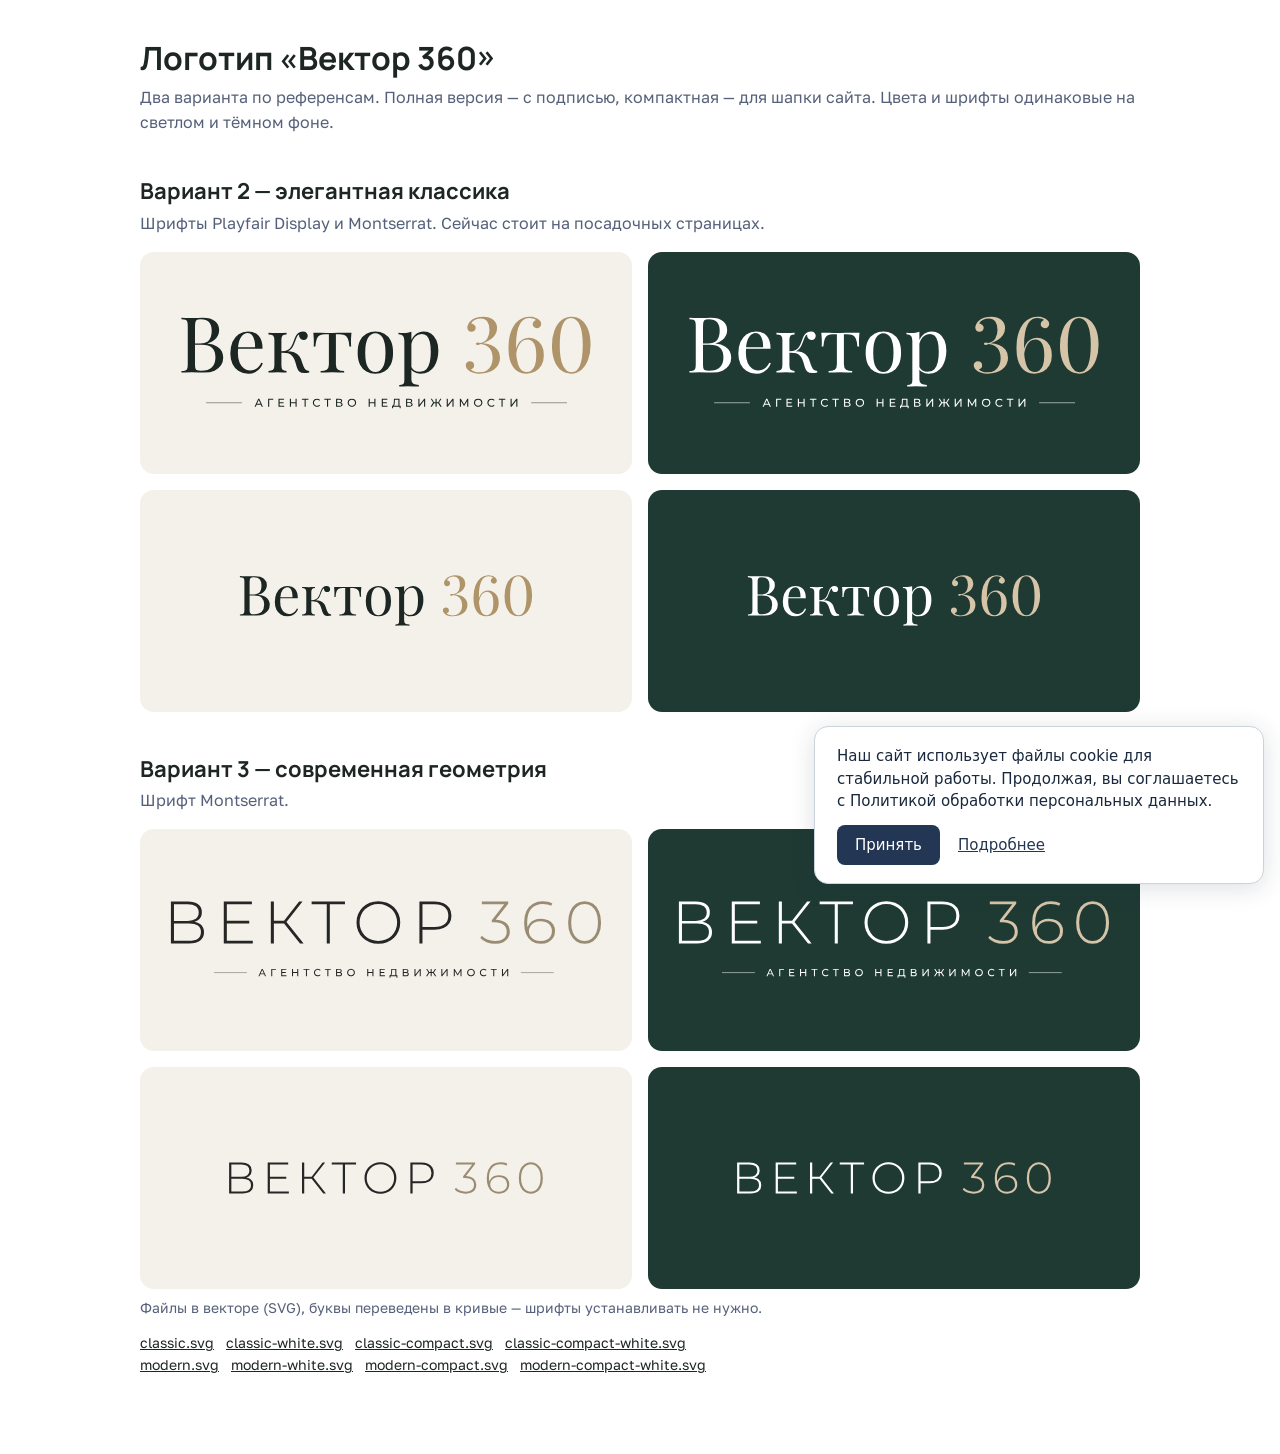
<file: brand/index.html>
<!doctype html>
<html lang="ru">
<head>
<meta charset="utf-8">
<meta name="viewport" content="width=device-width, initial-scale=1">
<meta name="robots" content="noindex, nofollow">
<title>Логотип «Вектор 360»</title>
<link rel="icon" type="image/svg+xml" href="../favicon.svg?v=2">
<link href="https://fonts.googleapis.com/css2?family=Golos+Text:wght@400;600&family=Manrope:wght@700&display=swap" rel="stylesheet">
<style>
body{margin:0;background:#fff;color:#1d2622;font:400 16px/1.55 "Golos Text",Arial,sans-serif}
main{max-width:1000px;margin:0 auto;padding:40px 16px 64px}
h1{font:700 32px/1.15 Manrope,Arial,sans-serif;margin:0 0 8px}
h2{font:700 22px/1.2 Manrope,Arial,sans-serif;margin:44px 0 6px}
.lead{color:#55607A;margin:0 0 8px}
.row{display:grid;grid-template-columns:1fr 1fr;gap:16px;margin-top:16px}
.tile{border-radius:14px;padding:36px 24px;display:flex;align-items:center;justify-content:center;min-height:150px}
.tile img{max-width:100%;height:auto}
.light{background:#F4F1EA}
.dark{background:#1F3A33}
.cap{font-size:14px;color:#55607A;margin-top:8px}
.files{font-size:14px;margin-top:10px}
.files a{color:#1d2622;margin-right:12px}
@media (max-width:700px){.row{grid-template-columns:1fr}}
</style>
<link rel="stylesheet" href="../cookie-notice.css">
<script defer src="../cookie-notice.js"></script>
</head>
<body>
<!-- Yandex.Metrika counter -->
<script type="text/javascript">
    (function(m,e,t,r,i,k,a){
        m[i]=m[i]||function(){(m[i].a=m[i].a||[]).push(arguments)};
        m[i].l=1*new Date();
        for (var j = 0; j < document.scripts.length; j++) {if (document.scripts[j].src === r) { return; }}
        k=e.createElement(t),a=e.getElementsByTagName(t)[0],k.async=1,k.src=r,a.parentNode.insertBefore(k,a)
    })(window, document,'script','https://mc.yandex.ru/metrika/tag.js?id=114577757', 'ym');

    ym(114577757, 'init', {ssr:true, webvisor:true, clickmap:true, ecommerce:"dataLayer", referrer: document.referrer, url: location.href, accurateTrackBounce:true, trackLinks:true});
</script>
<noscript><div><img src="https://mc.yandex.ru/watch/114577757" style="position:absolute; left:-9999px;" alt="" /></div></noscript>
<!-- /Yandex.Metrika counter -->
<main>
<h1>Логотип «Вектор 360»</h1>
<p class="lead">Два варианта по референсам. Полная версия — с подписью, компактная — для шапки сайта. Цвета и шрифты одинаковые на светлом и тёмном фоне.</p>

<h2>Вариант 2 — элегантная классика</h2>
<p class="lead">Шрифты Playfair Display и Montserrat. Сейчас стоит на посадочных страницах.</p>
<div class="row">
  <div class="tile light"><img src="vector360-classic.svg" alt="Логотип Вектор 360, классический вариант" width="420"></div>
  <div class="tile dark"><img src="vector360-classic-white.svg" alt="Логотип Вектор 360, классический вариант, светлый" width="420"></div>
  <div class="tile light"><img src="vector360-classic-compact.svg" alt="Компактный логотип, классический вариант" width="300"></div>
  <div class="tile dark"><img src="vector360-classic-compact-white.svg" alt="Компактный логотип, классический вариант, светлый" width="300"></div>
</div>

<h2>Вариант 3 — современная геометрия</h2>
<p class="lead">Шрифт Montserrat.</p>
<div class="row">
  <div class="tile light"><img src="vector360-modern.svg" alt="Логотип Вектор 360, современный вариант" width="440"></div>
  <div class="tile dark"><img src="vector360-modern-white.svg" alt="Логотип Вектор 360, современный вариант, светлый" width="440"></div>
  <div class="tile light"><img src="vector360-modern-compact.svg" alt="Компактный логотип, современный вариант" width="320"></div>
  <div class="tile dark"><img src="vector360-modern-compact-white.svg" alt="Компактный логотип, современный вариант, светлый" width="320"></div>
</div>

<p class="cap">Файлы в векторе (SVG), буквы переведены в кривые — шрифты устанавливать не нужно.</p>
<p class="files">
  <a href="vector360-classic.svg" download>classic.svg</a><a href="vector360-classic-white.svg" download>classic-white.svg</a><a href="vector360-classic-compact.svg" download>classic-compact.svg</a><a href="vector360-classic-compact-white.svg" download>classic-compact-white.svg</a><br>
  <a href="vector360-modern.svg" download>modern.svg</a><a href="vector360-modern-white.svg" download>modern-white.svg</a><a href="vector360-modern-compact.svg" download>modern-compact.svg</a><a href="vector360-modern-compact-white.svg" download>modern-compact-white.svg</a>
</p>
</main>
</body>
</html>
</file>
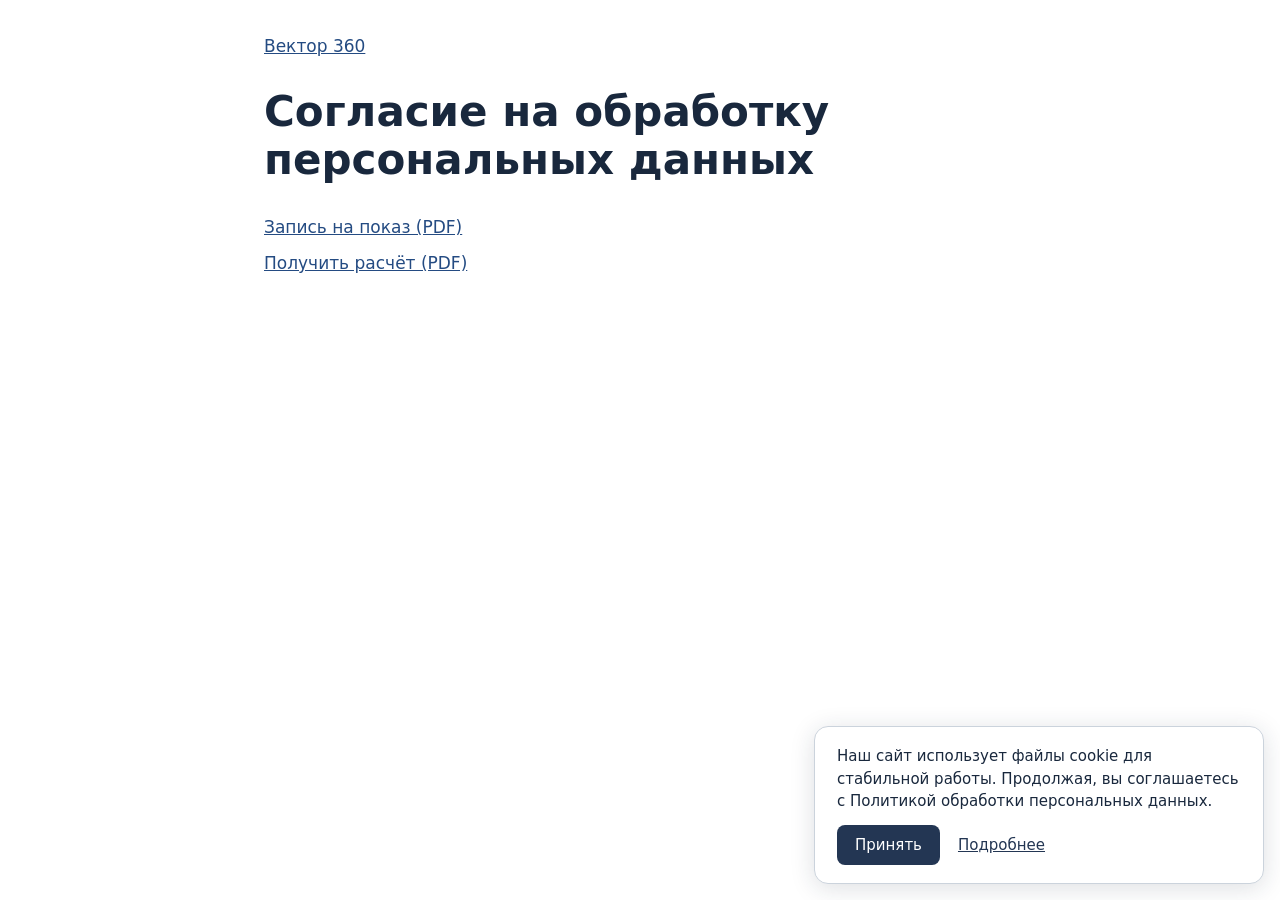
<file: consent/index.html>
<!doctype html><html lang="ru"><head><meta charset="utf-8"><meta name="viewport" content="width=device-width, initial-scale=1"><title>Согласие на обработку персональных данных | Вектор 360</title><link rel="icon" href="/favicon.svg?v=2"><style>*{box-sizing:border-box}body{margin:0;color:#19283d;font:17px/1.65 system-ui,sans-serif}main{max-width:800px;margin:auto;padding:32px 24px 64px}h1{font-size:clamp(28px,5vw,42px);line-height:1.15}h2{font-size:22px;line-height:1.3;margin:28px 0 8px}p{margin:8px 0}a{color:#244b82}</style><link rel="stylesheet" href="../cookie-notice.css">
<script defer src="../cookie-notice.js"></script>
</head><body><!-- Yandex.Metrika counter -->
<script type="text/javascript">
    (function(m,e,t,r,i,k,a){
        m[i]=m[i]||function(){(m[i].a=m[i].a||[]).push(arguments)};
        m[i].l=1*new Date();
        for (var j = 0; j < document.scripts.length; j++) {if (document.scripts[j].src === r) { return; }}
        k=e.createElement(t),a=e.getElementsByTagName(t)[0],k.async=1,k.src=r,a.parentNode.insertBefore(k,a)
    })(window, document,'script','https://mc.yandex.ru/metrika/tag.js?id=114577757', 'ym');

    ym(114577757, 'init', {ssr:true, webvisor:true, clickmap:true, ecommerce:"dataLayer", referrer: document.referrer, url: location.href, accurateTrackBounce:true, trackLinks:true});
</script>
<noscript><div><img src="https://mc.yandex.ru/watch/114577757" style="position:absolute; left:-9999px;" alt="" /></div></noscript>
<!-- /Yandex.Metrika counter --><main><a href="/">Вектор 360</a><h1>Согласие на обработку персональных данных</h1><p><a href="/files/consent-viewing.pdf">Запись на показ (PDF)</a></p><p><a href="/files/consent-estimate.pdf">Получить расчёт (PDF)</a></p></main></body></html>
</file>
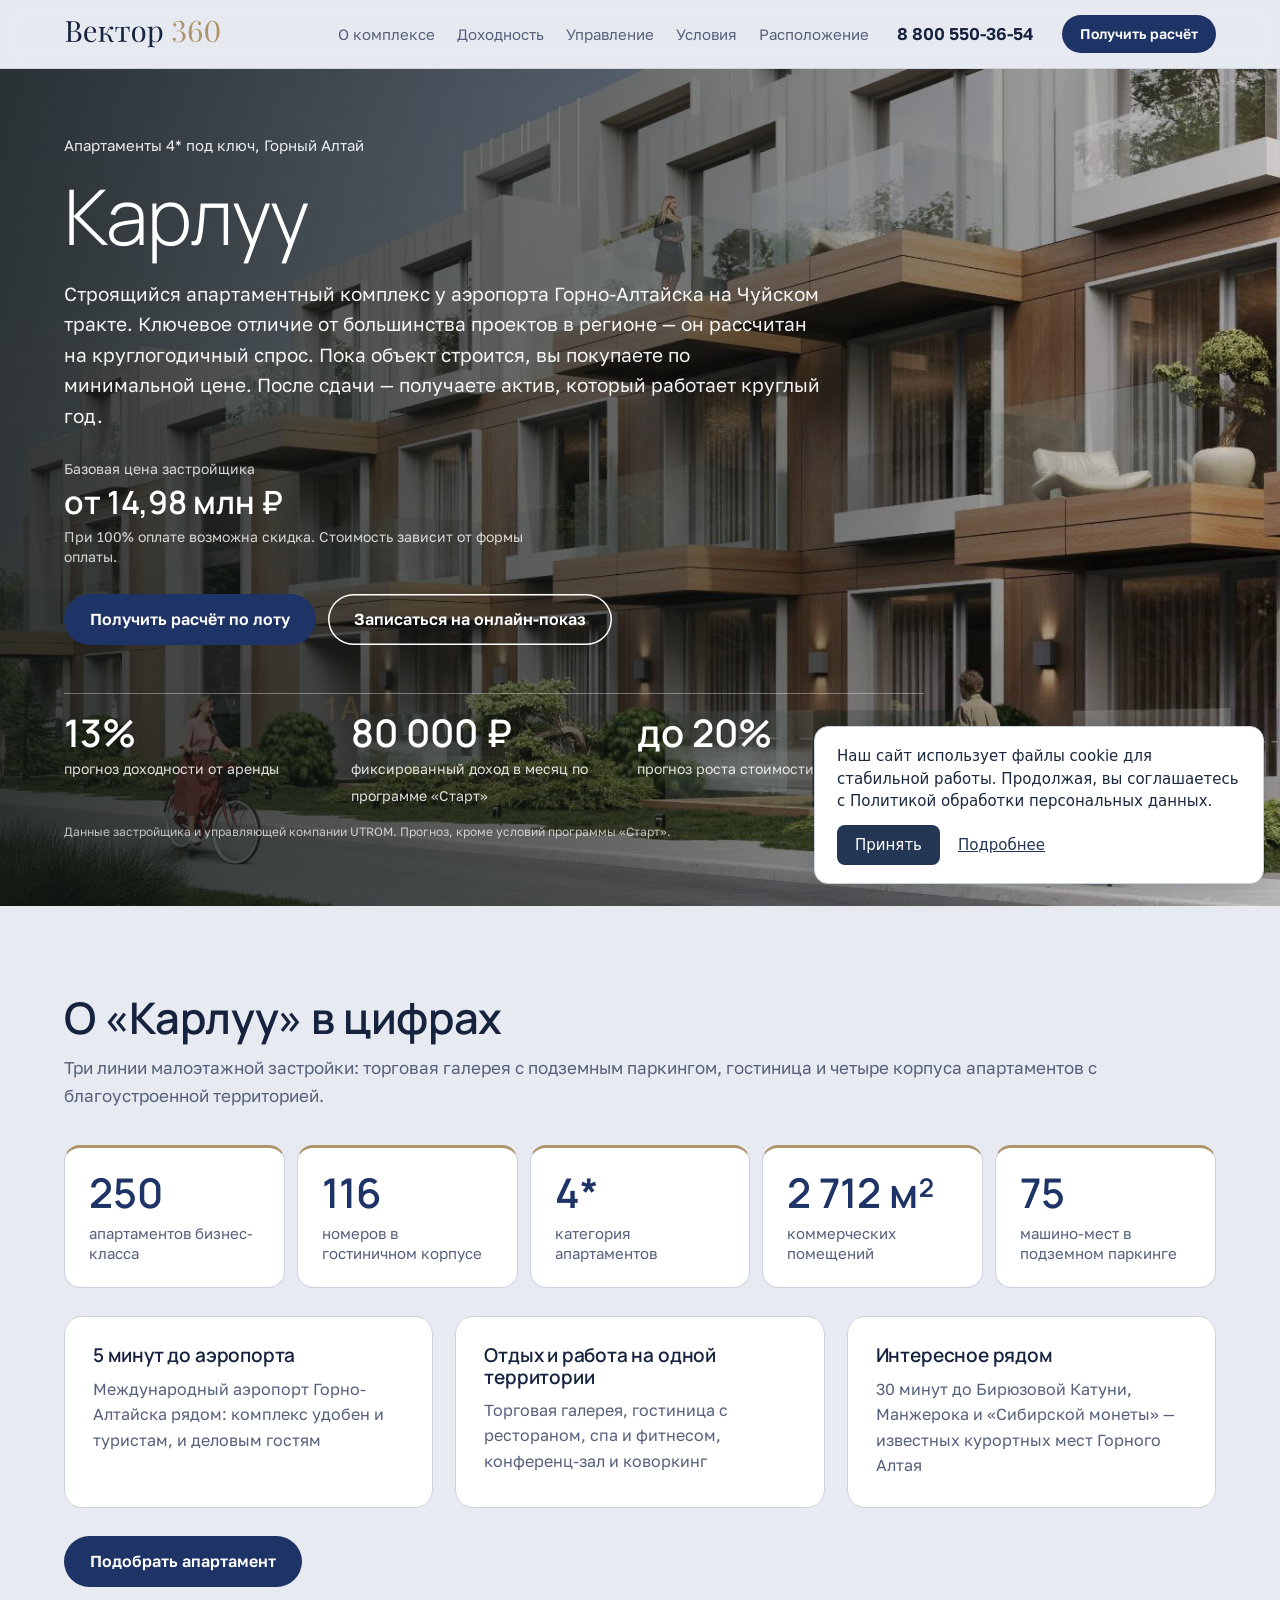
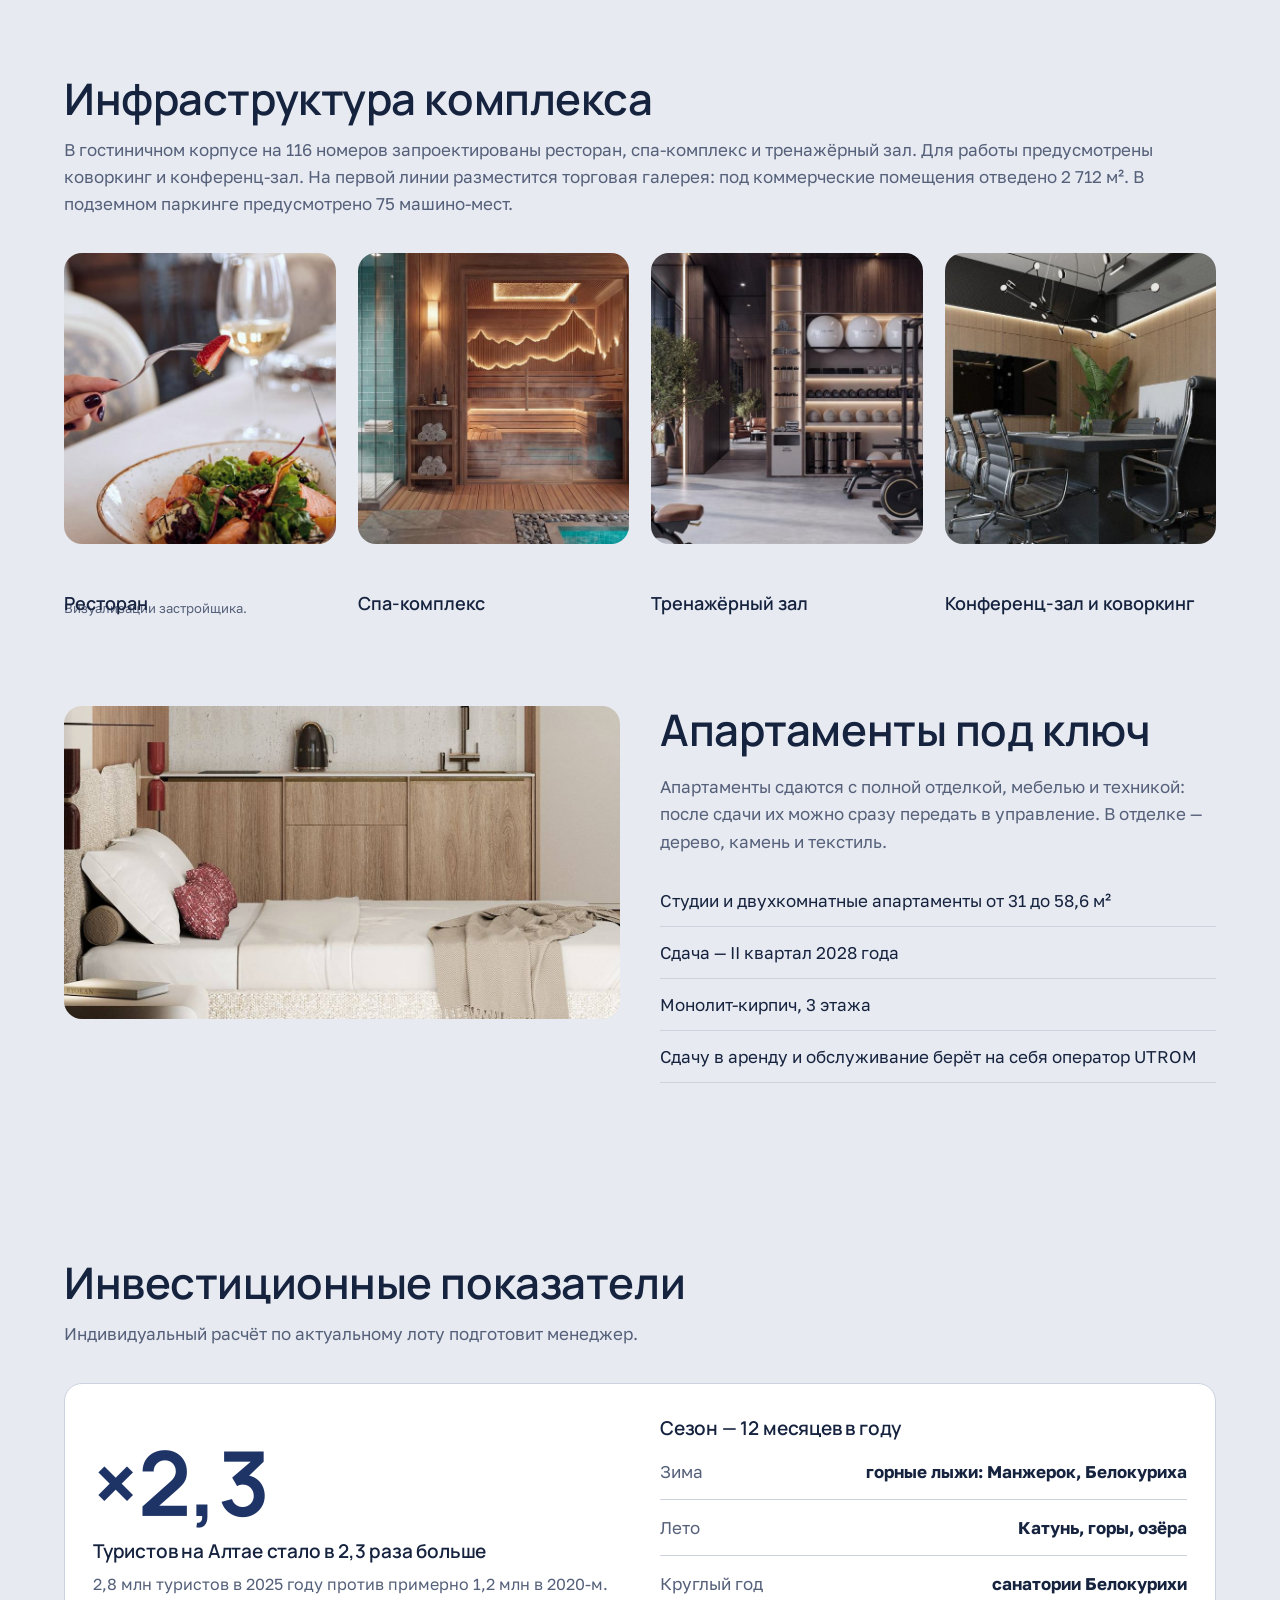
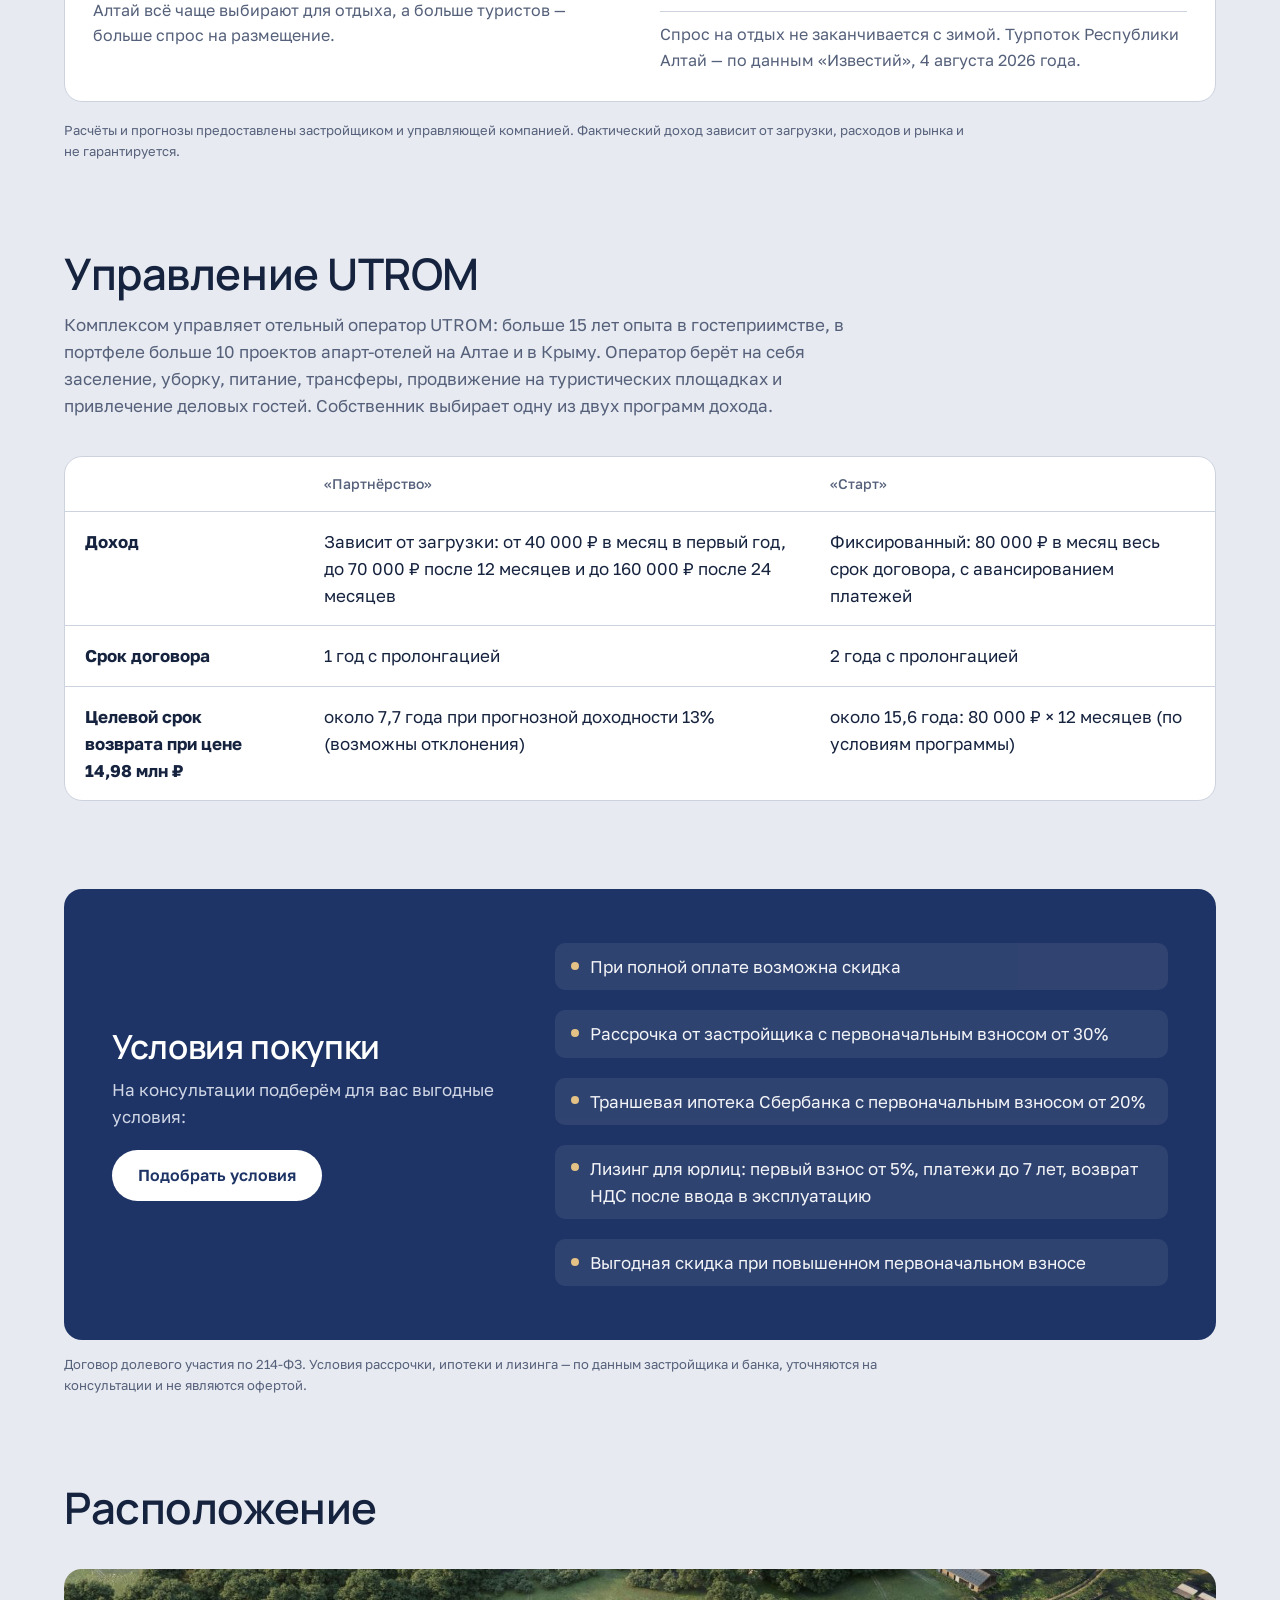
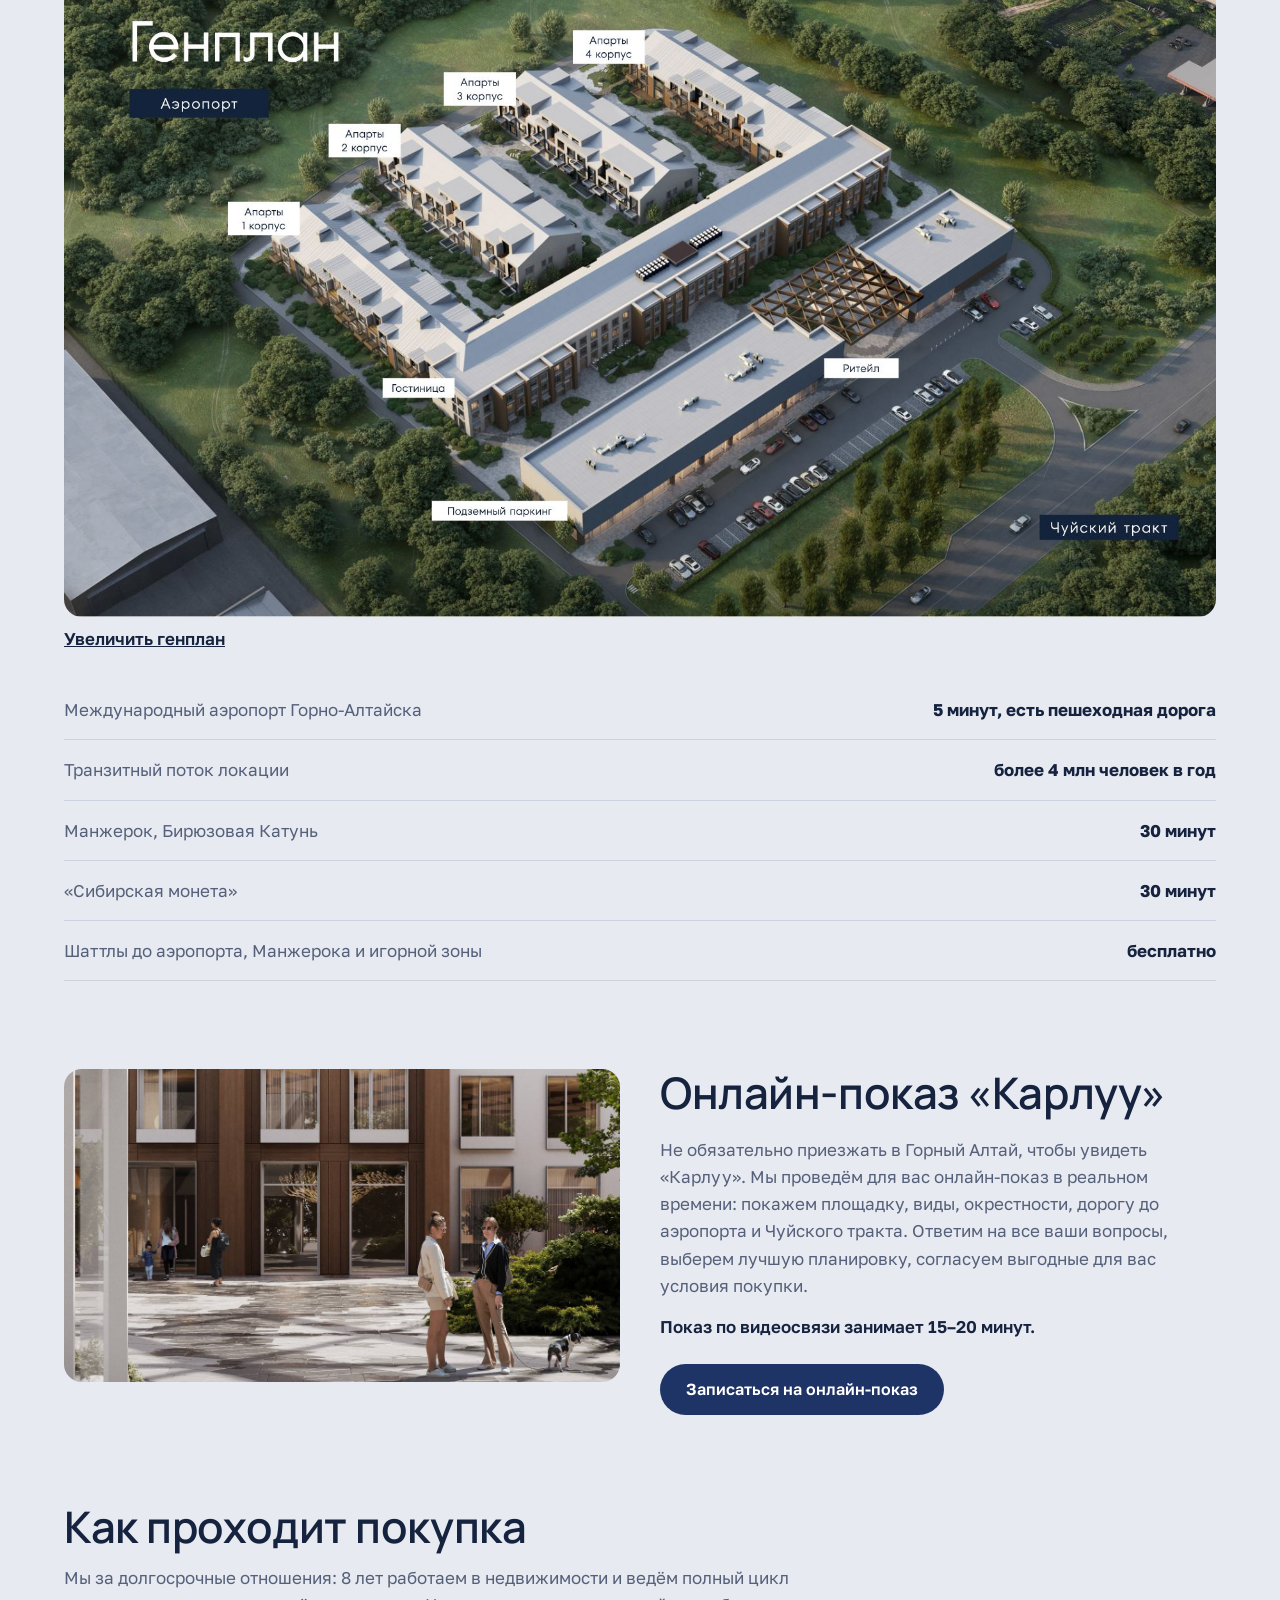
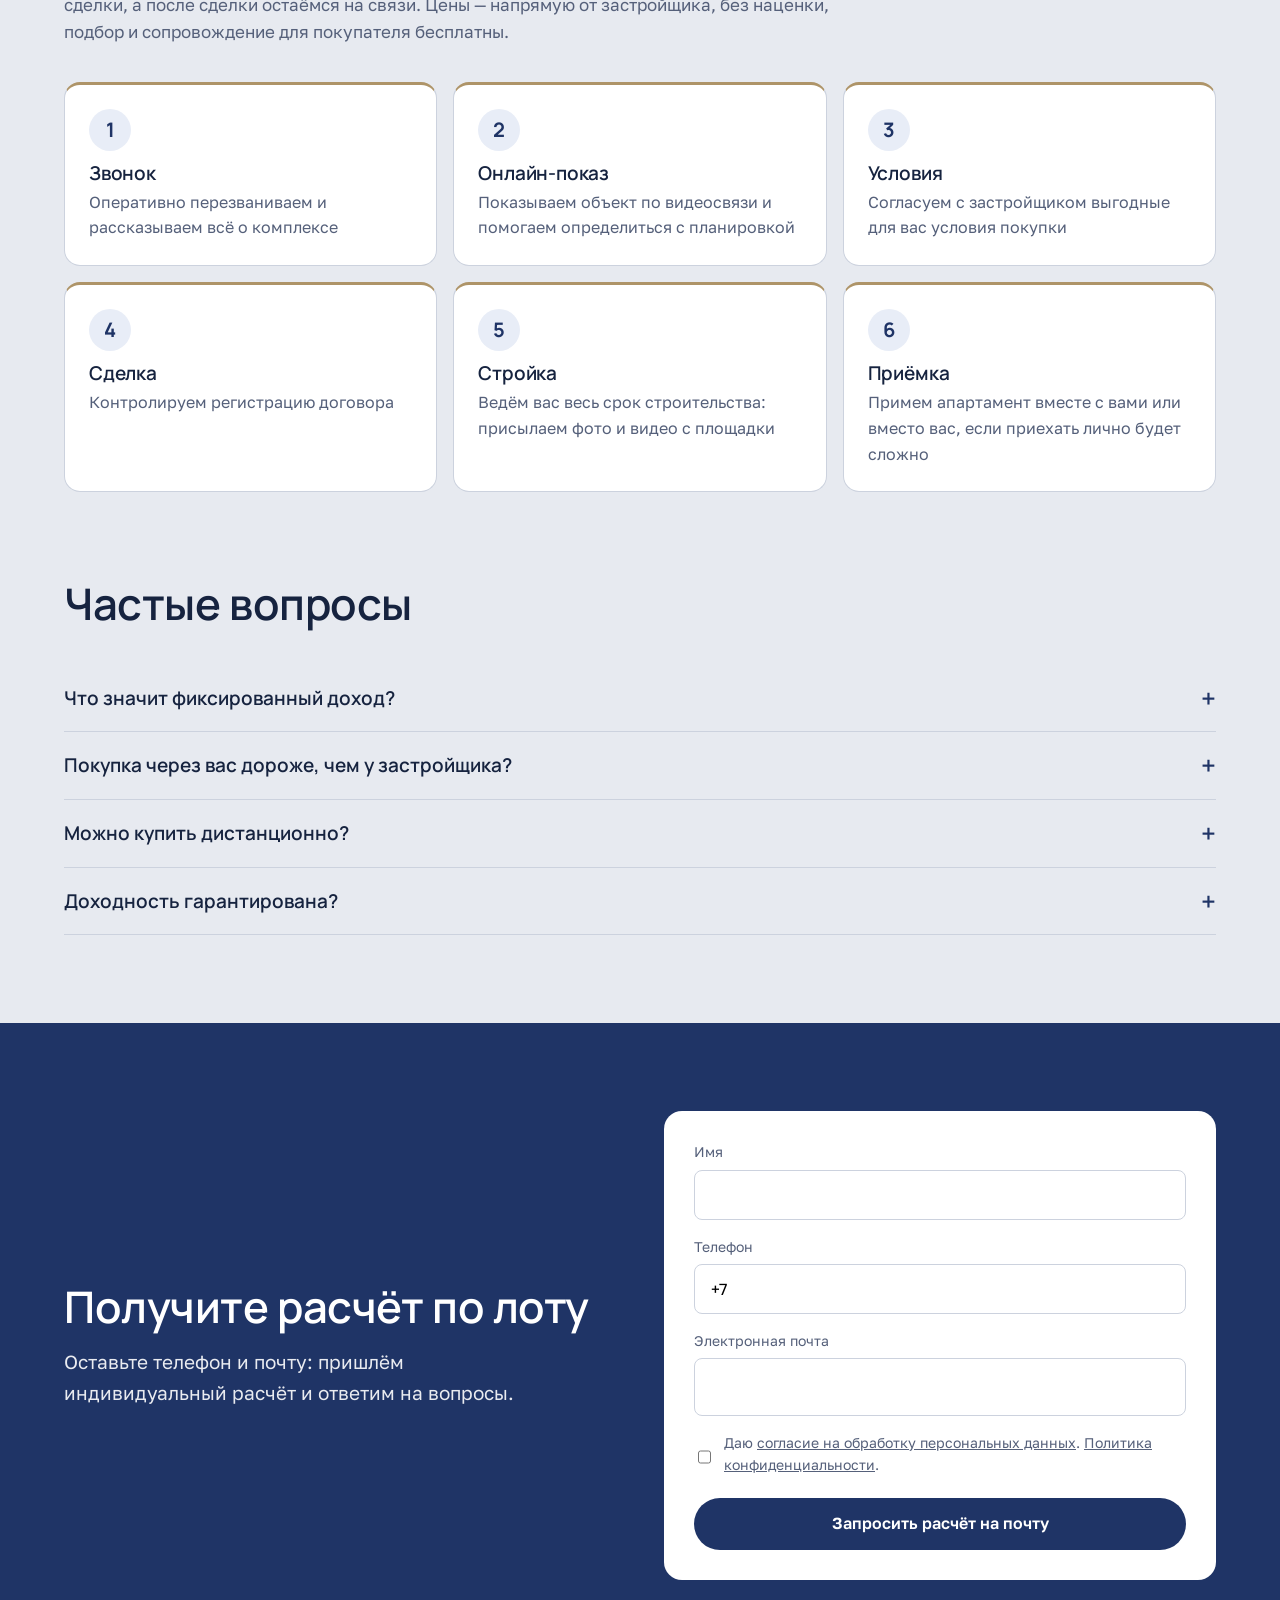
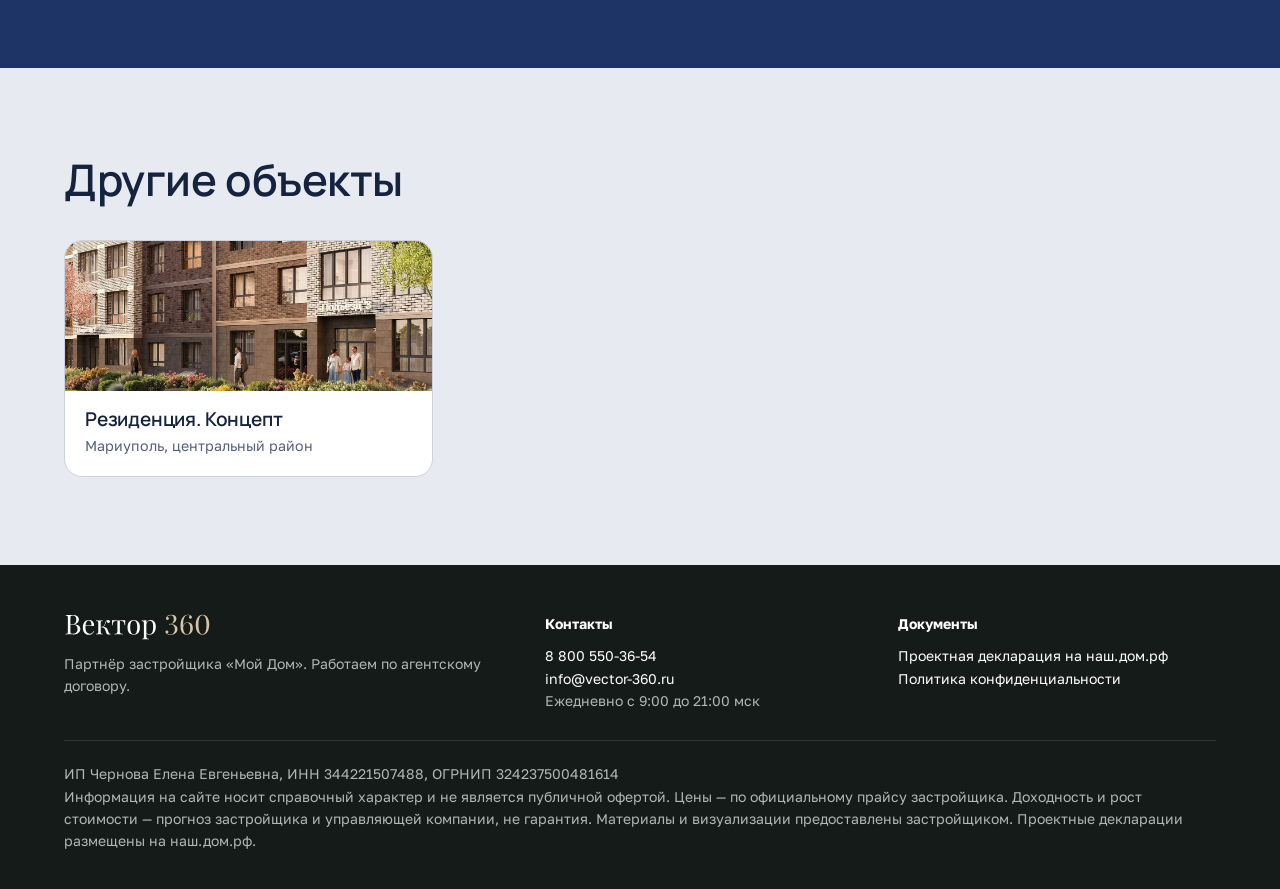
<file: karluu/index.html>
<!DOCTYPE html>
<html lang="ru">
<head>
<meta charset="utf-8">
<meta name="yandex-verification" content="93ba9f8670145eda" />
<meta name="viewport" content="width=device-width, initial-scale=1">
<title>Карлуу — апартаменты 4* под ключ в Горном Алтае | Вектор 360</title>
<meta name="description" content="Апартаменты 4* под ключ в комплексе «Карлуу» у аэропорта Горно-Алтайска: от 14,98 млн ₽, управление UTROM, фиксированный доход 80 000 ₽ в месяц по программе «Старт». Цены застройщика без наценки.">
<link rel="canonical" href="https://vector-360.ru/">
<meta property="og:type" content="website">
<meta property="og:title" content="Карлуу — апартаменты 4* под ключ в Горном Алтае | Вектор 360">
<meta property="og:description" content="Апартаменты 4* под ключ в комплексе «Карлуу» у аэропорта Горно-Алтайска: от 14,98 млн ₽, управление UTROM, фиксированный доход 80 000 ₽ в месяц по программе «Старт». Цены застройщика без наценки.">
<meta property="og:url" content="https://vector-360.ru/">
<meta property="og:image" content="https://vector-360.ru/prototype-src/assets/k_facade.jpg">
<link rel="icon" type="image/svg+xml" href="../favicon.svg?v=2">
<script src="../lead.js?v=4" defer></script>
<link rel="preconnect" href="https://fonts.googleapis.com">
<link rel="preconnect" href="https://fonts.gstatic.com" crossorigin>
<link href="https://fonts.googleapis.com/css2?family=Manrope:wght@300;400;600;700&family=Golos+Text:wght@400;500;600&display=swap" rel="stylesheet" media="print" onload="this.media='all'">
<style>
:root{--bg:#EEF1F0;--paper:#fff;--ink:#22302B;--soft:#5A6863;--line:#D3DAD7;--dark:#2F3B36;--accent:#6E8B74;--accent-ink:#fff;--hl:#C9A45C;--r:18px;
  --display:"Manrope","Segoe UI",Arial,sans-serif;--text:"Golos Text","Segoe UI",Arial,sans-serif}
body[data-theme="karluu"]{--bg:#E7EAF0;--ink:#16233F;--soft:#55607A;--line:#CCD2DE;--dark:#1F3466;--accent:#1F3466;--hl:#8EA0C2}
body[data-theme="rizalta"]{--bg:#F7F1E6;--ink:#253622;--soft:#5D6550;--line:#E2D7C3;--dark:#28391F;--accent:#A57C2E;--hl:#C79A3C}
body[data-theme="mariupol"]{--bg:#faf8f4;--ink:#322b24;--soft:#625a51;--line:#dcd3c5;--dark:#514335;--accent:#e6ae43;--accent-ink:#30261a;--hl:#885c19}
*{box-sizing:border-box}
html{scroll-behavior:smooth;scroll-padding-top:80px}
@media (prefers-reduced-motion:reduce){html{scroll-behavior:auto}}
body{margin:0;background:var(--bg);color:var(--ink);font:400 17px/1.6 var(--text)}
img,svg{max-width:100%;display:block}
a{color:inherit}
h1,h2,h3{font-family:var(--display);margin:0;line-height:1.12;letter-spacing:-.01em}
h2{font-size:clamp(28px,3.4vw,44px);font-weight:600}
h3{font-size:19px;font-weight:600}
p{margin:0}
:focus-visible{outline:3px solid var(--hl);outline-offset:2px}
.wrap{max-width:1200px;margin:0 auto;padding:0 24px}
.section{padding:88px 0}
.head{display:flex;justify-content:space-between;align-items:flex-end;gap:24px;flex-wrap:wrap;margin-bottom:36px}
.head p{max-width:520px;color:var(--soft)}
.btn{display:inline-flex;align-items:center;justify-content:center;text-align:center;gap:8px;font:600 16px/1.2 var(--text);padding:16px 26px;border-radius:999px;border:0;cursor:pointer;text-decoration:none}
.btn-main{background:var(--accent);color:var(--accent-ink)}
.btn-main:hover{filter:brightness(1.08)}
.btn-line{background:transparent;color:inherit;box-shadow:inset 0 0 0 1.5px currentColor}
.fish{display:inline-block;font:500 12px/1.4 var(--text);background:#FFF3D1;color:#7A5410;border-radius:4px;padding:1px 7px;vertical-align:middle;margin-left:6px}

/* header */
.header{position:sticky;top:0;z-index:20;background:color-mix(in srgb,var(--bg) 92%,transparent);backdrop-filter:blur(8px);border-bottom:1px solid var(--line)}
.header .wrap{display:flex;align-items:center;gap:28px;height:68px}
.brand{display:flex;align-items:center;gap:10px;text-decoration:none;white-space:nowrap}
.brand{color:var(--ink);--logo-gold:#AE9468}
.logo{display:block;height:30px;width:auto;aspect-ratio:536.7/102.3}
footer .logo{height:28px;color:#fff;--logo-gold:#D6C4A8}
.nav{display:flex;gap:22px;margin-left:auto}
.nav a{text-decoration:none;font-size:15px;color:var(--soft);white-space:nowrap}
.nav a:hover{color:var(--ink)}
.phone{font-weight:600;text-decoration:none;white-space:nowrap}
.header .btn{padding:11px 18px;font-size:14px;white-space:nowrap}
@media (max-width:1100px){.nav{display:none}.phone{margin-left:auto}}
@media (max-width:640px){.phone{display:none}.header .btn{margin-left:auto}.brand .logo{height:24px}}

/* hero */
.hero{position:relative;color:#fff;background:var(--dark);overflow:hidden}
.hero-media{position:absolute;inset:0}
.hero-media img,.hero-media svg{width:100%;height:100%;object-fit:cover}
.hero-media::after{content:"";position:absolute;inset:0;background:linear-gradient(90deg,rgba(15,20,18,.82) 0%,rgba(15,20,18,.55) 48%,rgba(15,20,18,.1) 100%)}
.hero .wrap{position:relative;min-height:640px;display:flex;flex-direction:column;justify-content:center;padding-top:64px;padding-bottom:64px}
.eyebrow{font-size:15px;opacity:.9;margin-bottom:16px}
.hero h1{font-size:clamp(40px,6vw,84px);font-weight:300;letter-spacing:-.02em;max-width:820px}
.hero .lede{font-size:19px;max-width:600px;margin-top:20px;opacity:.95}
.hero .price{margin-top:28px;font:600 clamp(24px,2.6vw,32px)/1.2 var(--display)}
.hero .price span{display:block;font:400 14px/1.4 var(--text);opacity:.8;margin-bottom:4px}
.hero .ctas{display:flex;gap:12px;flex-wrap:wrap;margin-top:28px}
.kpis{display:grid;grid-template-columns:repeat(3,1fr);gap:0;margin-top:48px;max-width:860px;border-top:1px solid rgba(255,255,255,.35)}
.kpis div{padding:18px 24px 0 0}
.kpis strong{display:block;font:600 clamp(26px,3vw,38px)/1.1 var(--display)}
.kpis span{font-size:14px;opacity:.85}
.src-note{font-size:12px;opacity:.7;margin-top:14px}
@media (max-width:700px){.kpis{grid-template-columns:1fr}.hero .wrap{min-height:0}}

/* generic cards */
.grid2{display:grid;grid-template-columns:1fr 1fr;gap:22px}
.grid3{display:grid;grid-template-columns:repeat(3,1fr);gap:22px}
.grid4{display:grid;grid-template-columns:repeat(4,1fr);gap:22px}
@media (max-width:900px){.grid2,.grid3,.grid4{grid-template-columns:1fr}}
.card{background:var(--paper);border:1px solid var(--line);border-radius:var(--r);padding:28px}
.card h3{margin-bottom:10px}
.card p{color:var(--soft);font-size:16px}
.who{border-top:2px solid var(--accent);padding-top:18px}
.who p{font:400 20px/1.35 var(--display)}

/* invest */
.calc-card{background:var(--paper);border:1px solid var(--line);border-radius:var(--r);overflow:hidden}
.calc-card .top{background:var(--dark);color:#fff;padding:26px 28px}
.calc-card .top span{font-size:14px;opacity:.85}
.calc-card .top strong{display:block;font:600 34px/1.1 var(--display);margin-top:6px}
.calc-card .top em{display:block;font-style:normal;font-size:14px;opacity:.8;margin-top:6px}
.rows{padding:8px 28px 24px}
.rows div{display:flex;justify-content:space-between;gap:16px;padding:14px 0;border-bottom:1px solid var(--line)}
.rows div:last-child{border-bottom:0}
.rows span{color:var(--soft)}
.rows b{text-align:right}
.rows .big b{font:700 22px/1.2 var(--display);color:var(--accent)}
body[data-theme="kedry"] .rows .big b{color:var(--dark)}
.disc{font-size:13px;color:var(--soft);margin-top:18px;max-width:900px}
.bars{display:flex;align-items:flex-end;gap:12px;height:240px;margin-top:8px}
.bar{flex:1;display:flex;flex-direction:column;justify-content:flex-end;align-items:center;gap:6px;height:100%;font-size:13px;text-align:center}
.bar i{display:block;width:100%;background:var(--hl);border-radius:6px 6px 0 0}
.bar.last i{background:var(--accent)}
.bar b{font-size:13px}
.table-wrap{overflow-x:auto;background:var(--paper);border:1px solid var(--line);border-radius:var(--r)}
table{width:100%;border-collapse:collapse;min-width:560px}
th,td{text-align:left;padding:16px 20px;border-bottom:1px solid var(--line);vertical-align:top}
th{font-weight:500;color:var(--soft);font-size:14px}
tr:last-child td{border-bottom:0}

/* terms */
.terms{background:var(--dark);color:#fff;border-radius:var(--r);padding:36px 40px;display:flex;justify-content:space-between;align-items:center;gap:28px;flex-wrap:wrap}
.terms h2{font-size:clamp(24px,2.6vw,34px);margin-bottom:10px}
.terms p{opacity:.9;max-width:640px}
.offer{margin-top:22px;border:2px solid var(--hl);border-radius:var(--r);padding:26px 30px;display:flex;justify-content:space-between;gap:24px;align-items:center;flex-wrap:wrap;background:var(--paper)}
.offer .tag{display:inline-block;background:var(--hl);color:#1d1d1d;font-weight:600;font-size:13px;padding:5px 12px;border-radius:999px;margin-bottom:10px}
.offer p{color:var(--soft)}

/* mortgage */
.dark-sec{background:var(--dark);color:#fff}
.dark-sec .head p{color:rgba(255,255,255,.75)}
.facts4{display:grid;grid-template-columns:repeat(4,1fr);border-top:1px solid rgba(255,255,255,.3);margin-bottom:40px}
.facts4 div{padding:16px 16px 0 0}
.facts4 span{font-size:14px;opacity:.75}
.facts4 strong{display:block;font:600 22px/1.25 var(--display)}
@media (max-width:800px){.facts4{grid-template-columns:1fr 1fr}}
.mcalc{display:grid;grid-template-columns:1fr 1fr;gap:40px}
@media (max-width:860px){.mcalc{grid-template-columns:1fr}}
.field{margin-bottom:26px}
.field>span{display:block;font-size:14px;opacity:.75;margin-bottom:6px}
.field .val{font-weight:600;margin-bottom:6px}
input[type=range]{width:100%;accent-color:var(--hl)}
.mout{background:rgba(255,255,255,.07);border-radius:var(--r);padding:30px;display:flex;flex-direction:column;gap:18px}
.mout .big{font:700 clamp(34px,4vw,50px)/1.1 var(--display);color:var(--hl)}
.mout .row{display:flex;justify-content:space-between;gap:16px;padding-bottom:12px;border-bottom:1px solid rgba(255,255,255,.12)}
.mout .row span:first-child{opacity:.75}
.mout .disc{color:rgba(255,255,255,.65);margin:0}
.vs{display:grid;grid-template-columns:repeat(3,1fr);gap:22px}
.vs div{background:var(--paper);border:1px solid var(--line);border-radius:var(--r);padding:26px}
.vs span{color:var(--soft)}
.vs strong{display:block;font:700 clamp(26px,3vw,36px)/1.15 var(--display);margin:6px 0}
.vs em{font-style:normal;color:var(--soft);font-size:15px}
.vs .main{background:var(--hl);border-color:var(--hl)}
.vs .main span,.vs .main em{color:var(--ink)}
@media (max-width:860px){.vs{grid-template-columns:1fr}}
.shots{display:grid;grid-template-columns:repeat(4,1fr);gap:18px;margin-top:22px}
.shots figure{margin:0;background:var(--paper);border:1px solid var(--line);border-radius:14px;overflow:hidden}
.shots img{width:100%}
.shots figcaption{font-size:13px;color:var(--soft);padding:10px 12px}
@media (max-width:900px){.shots{grid-template-columns:1fr 1fr}}

/* location */
.loc{display:grid;grid-template-columns:1fr 1fr;gap:40px;align-items:start}
.loc img{border-radius:var(--r);width:100%;max-height:600px;object-fit:cover;object-position:top}
.loc ul{list-style:none;margin:0;padding:0}
#finish li{padding:12px 0;border-bottom:1px solid var(--line)}
.loc li{display:flex;justify-content:space-between;gap:16px;padding:16px 0;border-bottom:1px solid var(--line)}
.loc li span{color:var(--soft)}
.loc li b{text-align:right}
@media (max-width:860px){.loc{grid-template-columns:1fr}}
.pic-wide{border-radius:var(--r);overflow:hidden}
.pic-wide img{width:100%;max-height:520px;object-fit:cover}

/* video */
.vplayer{display:block;width:100%;aspect-ratio:16/9;border-radius:var(--r);background:#000}
.hero .price .pnote{display:block;font:400 14px/1.4 var(--text);opacity:.8;margin-top:6px;max-width:460px}
.facts4.light{border-top-color:var(--ink);margin-bottom:28px}
.facts4.light span{color:var(--soft);opacity:1}
.video{position:relative;display:block;width:100%;aspect-ratio:16/7;border:0;padding:0;border-radius:var(--r);overflow:hidden;cursor:pointer;background:var(--dark)}
.video img,.video svg{position:absolute;inset:0;width:100%;height:100%;object-fit:cover;opacity:.6}
.video .play{position:absolute;left:50%;top:50%;width:84px;height:84px;margin:-42px 0 0 -42px;border-radius:50%;background:var(--hl)}
.video .play::after{content:"";position:absolute;left:33px;top:26px;border-left:24px solid #1d1d1d;border-top:16px solid transparent;border-bottom:16px solid transparent}
.video .cap{position:absolute;left:24px;bottom:20px;color:#fff;font-weight:500}
.vvert{display:block;width:100%;aspect-ratio:9/16;border-radius:var(--r);background:#000;object-fit:cover}
.promo{display:grid;grid-template-columns:340px 1fr;gap:56px;align-items:center}
.promo .ptext{font:400 21px/1.45 var(--display);margin-bottom:16px}
@media (max-width:860px){.promo{grid-template-columns:1fr;gap:28px}.promo .vvert{max-width:320px;margin:0 auto}}
.clist{margin:18px 0 0;padding:0;list-style:none}
.clist li{padding:12px 0;border-bottom:1px solid var(--line)}

/* hero story video */
.story{position:absolute;right:24px;top:50%;transform:translateY(-50%);width:270px;aspect-ratio:9/16;border-radius:20px;overflow:hidden;box-shadow:0 18px 50px rgba(0,0,0,.45);background:#000}
.story video{width:100%;height:100%;object-fit:cover;display:block}
.snd{position:absolute;left:50%;bottom:14px;transform:translateX(-50%);white-space:nowrap;font:600 13px/1 var(--text);padding:9px 14px;border-radius:999px;border:0;background:rgba(255,255,255,.92);color:#1d1d1d;cursor:pointer}
.has-story h1,.has-story .lede,.has-story .kpis{max-width:780px}
@media (max-width:1180px){.has-story h1,.has-story .lede,.has-story .kpis{max-width:600px}}
@media (max-width:960px){.story{position:relative;right:auto;top:auto;transform:none;width:230px;margin-top:32px}}

/* karluu numbers, infra, region */
.nums{display:grid;grid-template-columns:repeat(5,1fr);border-top:2px solid var(--ink);margin-bottom:28px}
.nums div{padding:22px 20px 0 0}
.nums strong{display:block;font:600 clamp(34px,4vw,52px)/1 var(--display);margin-bottom:10px;color:var(--dark)}
.nums span{color:var(--soft);font-size:15px;line-height:1.35;display:block}
@media (max-width:900px){.nums{grid-template-columns:1fr 1fr}.nums div:last-child{grid-column:1/-1}}
.infra figure{margin:0}
.infra img{width:100%;aspect-ratio:14/15;object-fit:cover;border-radius:var(--r)}
.infra figcaption{font:600 18px/1.3 var(--display);margin-top:12px}
@media (max-width:900px){.grid4.infra{grid-template-columns:1fr 1fr}}
.region{display:grid;grid-template-columns:1fr 1fr;gap:40px;align-items:center;margin-top:22px}
.region .rnum{font:700 clamp(56px,7vw,92px)/1 var(--display);color:var(--accent);margin-bottom:14px}
.region .rows{padding:0}
@media (max-width:860px){.region{grid-template-columns:1fr;gap:16px}}
.tlist{margin:14px 0 0;padding-left:20px}
.tlist li{margin:6px 0;opacity:.95}
.terms + .disc{margin-top:14px}
.terms .btn-main{background:#fff;color:var(--dark)}

/* steps & faq */
.steps{list-style:none;margin:0;padding:0;display:grid;grid-template-columns:repeat(3,1fr);row-gap:36px;border-top:2px solid var(--ink);counter-reset:s}
.steps li{counter-increment:s;padding:24px 28px 0 0}
.steps li::before{content:counter(s);display:block;font:700 36px/1 var(--display);color:var(--accent);margin-bottom:12px}
body[data-theme="mariupol"] .steps li::before{color:var(--dark)}
.steps p{color:var(--soft);font-size:16px;margin-top:6px}
@media (max-width:860px){.steps{grid-template-columns:1fr 1fr}}
details{border-bottom:1px solid var(--line);padding:20px 0}
summary{cursor:pointer;font:600 19px/1.4 var(--display);list-style:none;display:flex;justify-content:space-between;gap:24px}
summary::-webkit-details-marker{display:none}
summary::after{content:"+";font-size:26px;line-height:1;color:var(--accent)}
details[open] summary::after{content:"–"}
details p{margin-top:12px;color:var(--soft);max-width:760px}

/* lead */
.lead{background:var(--dark);color:#fff}
.lead-box{display:grid;grid-template-columns:1fr 1fr;gap:48px;align-items:center}
.lead h2{margin-bottom:16px}
.lead p.l{font-size:19px;opacity:.9;max-width:480px}
.lead ul{margin:20px 0 0;padding-left:20px;opacity:.9}
.form{background:#fff;color:var(--ink);border-radius:var(--r);padding:30px;display:grid;gap:16px}
.form label>span{display:block;font-size:14px;color:var(--soft);margin-bottom:6px}
.form input[type=text],.form input[type=tel]{width:100%;font:400 16px var(--text);padding:14px 16px;border-radius:8px;border:1.5px solid var(--line)}
.consent{display:flex;gap:10px;font-size:13px;color:var(--soft)}
.form .err{color:#A12B1F;font-size:14px}
.form .done{display:none}
.form.sent .fields{display:none}
.form.sent .done{display:block}
.fields{display:grid;gap:16px}
.form .btn{background:var(--dark);color:#fff}
@media (max-width:860px){.lead-box{grid-template-columns:1fr}}

/* other objects */
.others{display:grid;grid-template-columns:repeat(3,1fr);gap:22px}
.other{display:block;text-decoration:none;background:var(--paper);border:1px solid var(--line);border-radius:var(--r);overflow:hidden}
.other:hover{border-color:var(--ink)}
.other .im{height:150px;background:var(--dark);overflow:hidden}
.other .im img,.other .im svg{width:100%;height:100%;object-fit:cover}
.other div.t{padding:18px 20px}
.other small{color:var(--soft)}
@media (max-width:860px){.others{grid-template-columns:1fr}}

footer{background:#151B19;color:#AEB8B4;font-size:14px;padding:48px 0 36px}
footer .cols{display:grid;grid-template-columns:1.4fr 1fr 1fr;gap:36px;margin-bottom:28px}
footer b{color:#fff}
footer a{color:#fff;text-decoration:none}
footer .legal{border-top:1px solid rgba(255,255,255,.12);padding-top:22px;line-height:1.6}
@media (max-width:860px){footer .cols{grid-template-columns:1fr}}
[hidden]{display:none!important}
</style>
<link rel="stylesheet" href="../inquiry.css?v=3">
<link rel="stylesheet" href="../cookie-notice.css">
<script defer src="../cookie-notice.js"></script>
</head>
<body data-theme="karluu" data-project="karluu">
<!-- Yandex.Metrika counter -->
<script type="text/javascript">
    (function(m,e,t,r,i,k,a){
        m[i]=m[i]||function(){(m[i].a=m[i].a||[]).push(arguments)};
        m[i].l=1*new Date();
        for (var j = 0; j < document.scripts.length; j++) {if (document.scripts[j].src === r) { return; }}
        k=e.createElement(t),a=e.getElementsByTagName(t)[0],k.async=1,k.src=r,a.parentNode.insertBefore(k,a)
    })(window, document,'script','https://mc.yandex.ru/metrika/tag.js?id=114577757', 'ym');

    ym(114577757, 'init', {ssr:true, webvisor:true, clickmap:true, ecommerce:"dataLayer", referrer: document.referrer, url: location.href, accurateTrackBounce:true, trackLinks:true});
</script>
<noscript><div><img src="https://mc.yandex.ru/watch/114577757" style="position:absolute; left:-9999px;" alt="" /></div></noscript>
<!-- /Yandex.Metrika counter -->
<svg width="0" height="0" style="position:absolute" aria-hidden="true"><symbol id="logo-classic" viewBox="-1.8 21.8 536.7 102.3"><path fill="currentColor" d="M4.20 31.20L4.20 29.20Q6.30 29.30 9.70 29.40Q13.10 29.50 16.40 29.50L16.40 29.50Q21.10 29.50 25.40 29.40Q29.70 29.30 31.50 29.30L31.50 29.30Q42 29.30 47.30 33.70Q52.60 38.10 52.60 45L52.60 45Q52.60 48.50 51.15 51.85Q49.70 55.20 46.35 57.95Q43 60.70 37.40 62.40L37.40 62.40L37.40 62.60Q45.30 63.60 49.75 66.35Q54.20 69.10 56 72.80Q57.80 76.50 57.80 80.60L57.80 80.60Q57.80 86.30 54.95 90.65Q52.10 95 46.70 97.50Q41.30 100 33.80 100L33.80 100Q31.60 100 27.20 99.85Q22.80 99.70 16.60 99.70L16.60 99.70Q13.10 99.70 9.70 99.75Q6.30 99.80 4.20 100L4.20 100L4.20 98Q7.60 97.80 9.35 97.20Q11.10 96.60 11.70 94.80Q12.30 93 12.30 89.40L12.30 89.40L12.30 39.80Q12.30 36.10 11.70 34.35Q11.10 32.60 9.35 31.95Q7.60 31.30 4.20 31.20L4.20 31.20ZM30 64.10L21.60 64.10L21.60 89.40Q21.60 92.90 22.20 94.70Q22.80 96.50 24.40 97.10Q26 97.70 29.10 97.70L29.10 97.70Q38.90 97.70 43.35 93.15Q47.80 88.60 47.80 80.20L47.80 80.20Q47.80 72.50 43.65 68.30Q39.50 64.10 30 64.10L30 64.10ZM29 31.20L29 31.20Q24.40 31.20 23 32.90Q21.60 34.60 21.60 39.80L21.60 39.80L21.60 62.40L28.30 62.40Q34.20 62.40 37.40 60.15Q40.60 57.90 41.80 54.15Q43 50.40 43 46.10L43 46.10Q43 38.70 39.75 34.95Q36.50 31.20 29 31.20ZM89.50 47.10L89.50 47.10Q98.30 47.10 103.25 52.45Q108.20 57.80 108.20 69.10L108.20 69.10L76.90 69.10Q76.80 70.40 76.70 71.90L76.70 71.90Q76.60 73.70 76.60 75.50L76.60 75.50Q76.60 82.30 78.80 87.20Q81 92.10 84.55 94.65Q88.10 97.20 91.90 97.20L91.90 97.20Q94.90 97.20 97.60 96.25Q100.30 95.30 102.60 93.10Q104.90 90.90 106.60 87.20L106.60 87.20L108.60 88Q107.50 91.30 105 94.40Q102.50 97.50 98.70 99.45Q94.90 101.40 89.90 101.40L89.90 101.40Q82.70 101.40 77.55 98.10Q72.40 94.80 69.65 88.95Q66.90 83.10 66.90 75.50L66.90 75.50Q66.90 66.70 69.70 60.35Q72.50 54 77.60 50.55Q82.70 47.10 89.50 47.10ZM76.80 67.20L76.80 67.20L98.60 67.20Q98.80 62.30 97.80 58.15Q96.80 54 94.65 51.50Q92.50 49 89.10 49L89.10 49Q84.50 49 81 53.60L81 53.60Q77.60 58 76.80 67.20ZM159.80 47.10L159.80 47.10Q163.30 47.10 164.75 48.80Q166.20 50.50 166.20 52.60L166.20 52.60Q166.20 54.80 164.80 56.35Q163.40 57.90 160.90 57.90L160.90 57.90Q159.10 57.90 157.80 57.10Q156.50 56.30 155.80 54.85Q155.10 53.40 155.10 51.50L155.10 51.50L155.10 50.80Q154 51.30 153.15 52.60Q152.30 53.90 151.40 56.10Q150.50 58.30 149.30 61.50L149.30 61.50Q148.30 64.20 147 66.70Q145.70 69.20 143.40 70.90L143.40 70.90Q142.20 71.80 140.40 72.40L140.40 72.40Q144.90 72.50 148.60 73.70L148.60 73.70Q153.10 75.20 155.70 79.30L155.70 79.30Q157.40 81.90 158.55 85.70Q159.70 89.50 161 92.40L161 92.40Q162.10 94.90 163.55 96.25Q165 97.60 168.10 97.90L168.10 97.90L168.10 100Q166.50 100.30 164.90 100.50Q163.30 100.70 161.90 100.70L161.90 100.70Q157.40 100.70 155.30 98.55Q153.20 96.40 152.10 92.70L152.10 92.70Q151.60 91 150.90 88.55Q150.20 86.10 149.20 83.55Q148.20 81 146.80 79.10L146.80 79.10Q144.60 76 141.10 75L141.10 75Q137.70 74.10 132.40 74.30L132.40 74.30L132.40 90.70Q132.40 94.90 133.90 96.40Q135.40 97.90 139 97.90L139 97.90L139 100Q137.40 99.90 134.20 99.75Q131 99.60 127.70 99.60Q124.40 99.60 120.95 99.75Q117.50 99.90 115.80 100L115.80 100L115.80 97.90Q119.90 97.90 121.65 96.40Q123.40 94.90 123.40 90.70L123.40 90.70L123.40 57.90Q123.40 53.70 121.65 52.20Q119.90 50.70 115.80 50.70L115.80 50.70L115.80 48.60Q117.50 48.70 120.95 48.85Q124.40 49 127.70 49Q131 49 134.20 48.85Q137.40 48.70 139 48.60L139 48.60L139 50.70Q135.40 50.70 133.90 52.20Q132.40 53.70 132.40 57.90L132.40 57.90L132.40 72.60Q137.60 72.20 140.50 70.70L140.50 70.70Q143.50 69.20 145.10 66.40Q146.70 63.60 148 59.80L148 59.80Q149 57 150.20 54.05Q151.40 51.10 153.65 49.10Q155.90 47.10 159.80 47.10ZM212.70 48.60L222.30 48.60Q221.90 52.10 221.75 55.30Q221.60 58.50 221.60 60.20L221.60 60.20Q221.60 62 221.70 63.65Q221.80 65.30 221.90 66.40L221.90 66.40L219.60 66.40Q219.10 59.50 217.50 56.10Q215.90 52.70 213.10 51.65Q210.30 50.60 206.20 50.60L206.20 50.60L202.30 50.60L202.30 89.70Q202.30 94.60 205.15 96.25Q208.00 97.90 212.90 97.90L212.90 97.90L212.90 100Q210.60 99.90 206.55 99.75Q202.50 99.60 197.80 99.60L197.80 99.60Q193.20 99.60 189.10 99.75Q185.00 99.90 182.70 100L182.70 100L182.70 97.90Q187.70 97.90 190.50 96.25Q193.30 94.60 193.30 89.70L193.30 89.70L193.30 50.60L188.40 50.60Q184.30 50.60 181.75 51.70Q179.20 52.80 177.85 56.20Q176.50 59.60 176.00 66.50L176.00 66.50L173.70 66.50Q173.90 65.40 173.95 63.75Q174.00 62.10 174.00 60.30L174.00 60.30Q174.00 58.60 173.85 55.40Q173.70 52.20 173.30 48.70L173.30 48.70L182.90 48.70Q186.30 48.70 190.15 48.80Q194.00 48.90 197.70 48.90L197.70 48.90Q201.50 48.90 205.40 48.75Q209.30 48.60 212.70 48.60L212.70 48.60ZM252.90 47.10L252.90 47.10Q259.30 47.10 264.40 49.90Q269.50 52.70 272.55 58.70Q275.60 64.70 275.60 74.30L275.60 74.30Q275.60 83.90 272.55 89.85Q269.50 95.80 264.40 98.60Q259.30 101.40 252.90 101.40L252.90 101.40Q246.60 101.40 241.45 98.60Q236.30 95.80 233.25 89.85Q230.20 83.90 230.20 74.30L230.20 74.30Q230.20 64.70 233.25 58.70Q236.30 52.70 241.45 49.90Q246.60 47.10 252.90 47.10ZM252.90 49.10L252.90 49.10Q247.20 49.10 243.55 55Q239.90 60.90 239.90 74.30L239.90 74.30Q239.90 87.70 243.55 93.55Q247.20 99.40 252.90 99.40L252.90 99.40Q258.60 99.40 262.25 93.55Q265.90 87.70 265.90 74.30L265.90 74.30Q265.90 60.90 262.25 55Q258.60 49.10 252.90 49.10ZM299.10 47.40L299.10 47.40L299.10 57.80Q300.60 54.30 303.30 51.80L303.30 51.80Q308.20 47.10 315.10 47.10L315.10 47.10Q320.40 47.10 324.60 49.95Q328.80 52.80 331.25 58.30Q333.70 63.80 333.70 71.90L333.70 71.90Q333.70 77.30 332.40 82.55Q331.10 87.80 328.35 92.05Q325.60 96.30 321.25 98.85Q316.90 101.40 310.80 101.40L310.80 101.40Q306.10 101.40 302.70 99.20L302.70 99.20Q300.40 97.80 299.10 95.90L299.10 95.90L299.10 108.80Q299.10 113.10 301.65 114.55Q304.20 116 308.70 116L308.70 116L308.70 118.10Q306.50 118 302.60 117.85Q298.70 117.70 294.30 117.70L294.30 117.70Q291.20 117.70 288.15 117.85Q285.10 118 283.50 118.10L283.50 118.10L283.50 116Q287.10 116 288.60 114.70Q290.10 113.40 290.10 109.80L290.10 109.80L290.10 59.40Q290.10 54.90 288.50 52.75Q286.90 50.60 282.50 50.60L282.50 50.60L282.50 48.50Q285.70 48.80 288.70 48.80L288.70 48.80Q291.60 48.80 294.25 48.45Q296.90 48.10 299.10 47.40ZM299.10 62.70L299.10 62.70L299.10 92.70Q300.50 95.40 303.10 97.20L303.10 97.20Q305.70 99.10 309.70 99.10L309.70 99.10Q315.30 99.10 318.40 95.60Q321.50 92.10 322.75 86.25Q324 80.40 324 73.30L324 73.30Q324 65.30 322.70 60.20Q321.40 55.10 318.80 52.60Q316.20 50.10 312.40 50.10L312.40 50.10Q307.50 50.10 303.50 54.10L303.50 54.10Q300.50 57.20 299.10 62.70Z"/><path fill="var(--logo-gold)" d="M391.30 27.80L391.30 27.80Q399.20 27.80 404.10 31.85Q409.00 35.90 409.00 42.80L409.00 42.80Q409.00 47.80 406.15 51.75Q403.30 55.70 399.05 58.35Q394.80 61 390.50 62.20L390.50 62.20Q396.20 62.40 401.30 64.50Q406.40 66.60 409.60 70.60Q412.80 74.60 412.80 80.80L412.80 80.80Q412.80 85.70 410.75 89.50Q408.70 93.30 405.15 95.95Q401.60 98.60 396.85 100Q392.10 101.40 386.70 101.40L386.70 101.40Q381.80 101.40 378.55 100.25Q375.30 99.10 373.50 97.90L373.50 97.90Q371.40 96.50 370.10 94.65Q368.80 92.80 368.80 90.70L368.80 90.70Q368.80 88.40 370.30 86.90Q371.80 85.40 374.20 85.40L374.20 85.40Q376.40 85.40 378.00 86.80Q379.60 88.20 379.60 90.80L379.60 90.80Q379.60 92.90 378.45 94.20Q377.30 95.50 375.40 95.90L375.40 95.90Q376.30 97.40 379.55 98.55Q382.80 99.70 386.60 99.70L386.60 99.70Q392.20 99.70 395.90 97.25Q399.60 94.80 401.45 90.60Q403.30 86.40 403.30 81.40L403.30 81.40Q403.30 73.10 399.10 68.40Q394.90 63.70 388.00 63.10L388.00 63.10Q386.40 63.70 385.55 64.05Q384.70 64.40 383.90 64.40L383.90 64.40Q382.90 64.40 382.35 63.90Q381.80 63.40 381.80 62.80L381.80 62.80Q381.80 62.20 382.40 61.70Q383.00 61.20 384.10 61.20L384.10 61.20Q385.00 61.20 385.90 61.40Q386.80 61.60 387.80 61.80L387.80 61.80Q394.00 60.50 396.65 55.75Q399.30 51 399.30 44.90L399.30 44.90Q399.30 38 396.45 34.05Q393.60 30.10 388.00 30.10L388.00 30.10Q384.40 30.10 380.85 31.75Q377.30 33.40 375.80 36.80L375.80 36.80Q378.10 37.20 379.85 38.45Q381.60 39.70 381.60 42.10L381.60 42.10Q381.60 44.40 380.00 45.85Q378.40 47.30 376.10 47.30L376.10 47.30Q373.50 47.30 372.15 45.60Q370.80 43.90 370.80 41.90L370.80 41.90Q370.80 40.20 371.70 38.15Q372.60 36.10 374.30 34.20L374.30 34.20Q377.30 30.90 381.90 29.35Q386.50 27.80 391.30 27.80ZM450.40 27.80L450.40 27.80Q452.20 27.80 453.90 28.05Q455.60 28.30 457.15 28.75Q458.70 29.20 459.90 29.90L459.90 29.90Q461.90 30.90 463.75 32.80Q465.60 34.70 465.60 37.30L465.60 37.30Q465.60 39.50 464.00 41.10Q462.40 42.70 460.10 42.70L460.10 42.70Q457.90 42.70 456.30 41.25Q454.70 39.80 454.70 37.60L454.70 37.60Q454.70 35.80 455.80 34.30Q456.90 32.80 458.80 32L458.80 32Q457.60 30.60 454.95 30.05Q452.30 29.50 450.30 29.50L450.30 29.50Q447.00 29.50 443.95 31.15Q440.90 32.80 438.50 36.95Q436.10 41.10 434.70 48.30Q433.30 55.50 433.30 66.60L433.30 66.60Q433.30 68 433.30 69.30L433.30 69.30Q434.10 66.30 435.40 64L435.40 64Q437.90 59.30 441.70 57.25Q445.50 55.20 449.80 55.20L449.80 55.20Q454.80 55.20 459.20 57.65Q463.60 60.10 466.30 65.05Q469.00 70 469.00 77.50L469.00 77.50Q469.00 85.40 465.95 90.70Q462.90 96 457.80 98.70Q452.70 101.40 446.50 101.40L446.50 101.40Q435.50 101.40 429.55 92.90Q423.60 84.40 423.60 68.20L423.60 68.20Q423.60 55.70 427.00 46.65Q430.40 37.60 436.45 32.70Q442.50 27.80 450.40 27.80ZM433.60 75.30L433.60 75.30Q433.80 79.70 434.50 83.10L434.50 83.10Q435.60 89.50 437.55 93.05Q439.50 96.60 441.95 98Q444.40 99.40 446.90 99.40L446.90 99.40Q450.30 99.40 453.10 97.30Q455.90 95.20 457.60 90.40Q459.30 85.60 459.30 77.70L459.30 77.70Q459.30 66.80 456.15 62Q453.00 57.20 448.10 57.20L448.10 57.20Q446.30 57.20 444.10 58Q441.90 58.80 439.75 60.90Q437.60 63 435.90 66.90L435.90 66.90Q434.40 70.20 433.60 75.30ZM504.20 27.80L504.20 27.80Q511.60 27.80 517.15 32.10Q522.70 36.40 525.80 44.45Q528.90 52.50 528.90 64L528.90 64Q528.90 75.20 525.70 83.60Q522.50 92 516.90 96.70Q511.30 101.40 504.10 101.40L504.10 101.40Q496.70 101.40 491.15 97.10Q485.60 92.80 482.50 84.70Q479.40 76.60 479.40 65.20L479.40 65.20Q479.40 54 482.60 45.60Q485.80 37.20 491.40 32.50Q497.00 27.80 504.20 27.80ZM503.80 29.60L503.80 29.60Q496.50 29.60 492.95 38.70Q489.40 47.80 489.40 64.80L489.40 64.80Q489.40 82.30 493.45 90.95Q497.50 99.60 504.50 99.60L504.50 99.60Q511.90 99.60 515.40 90.50Q518.90 81.40 518.90 64.40L518.90 64.40Q518.90 46.90 514.85 38.25Q510.80 29.60 503.80 29.60Z"/></symbol><symbol id="logo-modern" viewBox="4.6 34.8 613.4 71.6"><path fill="currentColor" d="M35.87 100L10.58 100L10.58 41.20L34.27 41.20Q43.34 41.20 48.59 44.98Q53.84 48.76 53.84 56.15L53.84 56.15Q53.84 63.46 48.80 67.16L48.80 67.16Q46.54 68.84 43.60 69.68L43.60 69.68Q48.64 70.60 51.83 73.04L51.83 73.04Q56.87 76.90 56.87 84.38Q56.87 91.85 51.66 95.93Q46.45 100 35.87 100L35.87 100ZM14.87 71.94L14.87 96.39L35.95 96.39Q44.10 96.39 48.34 93.41Q52.58 90.42 52.58 84.12L52.58 84.12Q52.58 77.74 48.34 74.84Q44.10 71.94 35.95 71.94L35.95 71.94L14.87 71.94ZM14.87 44.81L14.87 68.42L34.19 68.42Q41.50 68.42 45.49 65.43Q49.48 62.45 49.48 56.66L49.48 56.66Q49.48 50.78 45.49 47.79Q41.50 44.81 34.19 44.81L34.19 44.81L14.87 44.81ZM88.79 72.03L88.79 96.14L125.08 96.14L125.08 100L84.50 100L84.50 41.20L123.82 41.20L123.82 45.06L88.79 45.06L88.79 68.25L120.12 68.25L120.12 72.03L88.79 72.03ZM196.14 100L191.10 100L168.76 72.11L154.56 72.11L154.56 100L150.28 100L150.28 41.20L154.56 41.20L154.56 68.25L168.76 68.25L189.84 41.20L194.63 41.20L172.12 69.84L196.14 100ZM232.76 100L228.48 100L228.48 45.06L207.31 45.06L207.31 41.20L253.93 41.20L253.93 45.06L232.76 45.06L232.76 100ZM300.64 100.42L300.64 100.42Q294.08 100.42 288.50 98.19Q282.91 95.97 278.75 91.89Q274.60 87.82 272.33 82.40Q270.06 76.98 270.06 70.60L270.06 70.60Q270.06 64.22 272.33 58.80Q274.60 53.38 278.75 49.31Q282.91 45.23 288.50 43.01Q294.08 40.78 300.64 40.78L300.64 40.78Q307.19 40.78 312.77 43.01Q318.36 45.23 322.48 49.26Q326.59 53.30 328.90 58.71Q331.21 64.13 331.21 70.60L331.21 70.60Q331.21 77.07 328.90 82.49Q326.59 87.90 322.48 91.94Q318.36 95.97 312.77 98.19Q307.19 100.42 300.64 100.42ZM300.64 96.47L300.64 96.47Q306.26 96.47 311.05 94.54Q315.84 92.61 319.37 89.08Q322.90 85.55 324.87 80.85Q326.84 76.14 326.84 70.60L326.84 70.60Q326.84 64.97 324.87 60.31Q322.90 55.65 319.37 52.12Q315.84 48.59 311.05 46.66Q306.26 44.73 300.64 44.73L300.64 44.73Q295.01 44.73 290.22 46.66Q285.43 48.59 281.86 52.12Q278.29 55.65 276.32 60.31Q274.34 64.97 274.34 70.60L274.34 70.60Q274.34 76.14 276.32 80.85Q278.29 85.55 281.86 89.08Q285.43 92.61 290.22 94.54Q295.01 96.47 300.64 96.47ZM362.29 100L358.01 100L358.01 41.20L379.09 41.20Q386.48 41.20 391.78 43.55Q397.07 45.90 399.92 50.31Q402.78 54.72 402.78 61.02L402.78 61.02Q402.78 67.16 399.92 71.61Q397.07 76.06 391.78 78.41Q386.48 80.76 379.09 80.76L379.09 80.76L362.29 80.76L362.29 100ZM362.29 45.06L362.29 76.90L379.09 76.90Q388.58 76.90 393.50 72.74Q398.41 68.58 398.41 61.02L398.41 61.02Q398.41 53.38 393.50 49.22Q388.58 45.06 379.09 45.06L379.09 45.06L362.29 45.06Z"/><path fill="var(--logo-gold)" d="M463.85 100.42L463.85 100.42Q457.38 100.42 451.79 98.24Q446.21 96.05 443.10 92.52L443.10 92.52L445.28 89.25Q447.97 92.36 452.89 94.41Q457.80 96.47 463.85 96.47L463.85 96.47Q471.74 96.47 475.90 92.94Q480.06 89.42 480.06 83.45L480.06 83.45Q480.06 77.57 475.90 74.00Q471.74 70.43 462.92 70.43L462.92 70.43L459.23 70.43L459.23 67.32L476.62 45.06L445.28 45.06L445.28 41.20L482.16 41.20L482.16 44.22L464.60 66.82Q474.26 66.99 479.22 71.44L479.22 71.44Q484.43 76.06 484.43 83.45L484.43 83.45Q484.43 88.32 482.12 92.19Q479.81 96.05 475.23 98.24Q470.65 100.42 463.85 100.42ZM528.02 100.42L528.02 100.42Q520.30 100.42 515.05 96.89Q509.80 93.36 507.11 86.73Q504.42 80.09 504.42 70.94L504.42 70.94Q504.42 60.94 507.70 54.26Q510.97 47.58 516.85 44.18Q522.73 40.78 530.54 40.78L530.54 40.78Q534.32 40.78 537.77 41.45Q541.21 42.12 543.90 43.80L543.90 43.80L542.14 47.25Q539.87 45.82 536.89 45.19Q533.90 44.56 530.54 44.56L530.54 44.56Q520.63 44.56 514.67 50.99Q508.70 57.41 508.70 70.26L508.70 70.26Q508.70 72.20 508.96 75.14L508.96 75.14Q509.04 76.31 509.21 77.40L509.21 77.40Q510.13 74.55 511.81 72.28L511.81 72.28Q514.50 68.84 518.70 67.03Q522.90 65.22 527.94 65.22L527.94 65.22Q533.82 65.22 538.23 67.37Q542.64 69.51 545.12 73.46Q547.60 77.40 547.60 82.70L547.60 82.70Q547.60 88.07 545.03 92.06Q542.47 96.05 538.06 98.24Q533.65 100.42 528.02 100.42ZM527.86 96.72L527.86 96.72Q532.48 96.72 535.92 95.00Q539.36 93.28 541.34 90.13Q543.31 86.98 543.31 82.78L543.31 82.78Q543.31 76.48 539.07 72.70Q534.83 68.92 527.35 68.92L527.35 68.92Q522.56 68.92 518.87 70.77Q515.17 72.62 513.11 75.81Q511.06 79 511.06 82.95L511.06 82.95Q511.06 86.39 512.99 89.54Q514.92 92.69 518.66 94.71Q522.40 96.72 527.86 96.72ZM588.92 100.42L588.92 100.42Q582.20 100.42 577.00 96.81Q571.79 93.20 568.85 86.52Q565.91 79.84 565.91 70.60L565.91 70.60Q565.91 61.36 568.85 54.68Q571.79 48.00 577.00 44.39Q582.20 40.78 588.92 40.78L588.92 40.78Q595.73 40.78 600.89 44.39Q606.06 48.00 609.00 54.68Q611.94 61.36 611.94 70.60L611.94 70.60Q611.94 79.84 609.00 86.52Q606.06 93.20 600.89 96.81Q595.73 100.42 588.92 100.42ZM588.92 96.47L588.92 96.47Q594.55 96.47 598.75 93.41Q602.95 90.34 605.30 84.54Q607.66 78.75 607.66 70.60L607.66 70.60Q607.66 62.37 605.30 56.61Q602.95 50.86 598.75 47.79Q594.55 44.73 588.92 44.73L588.92 44.73Q583.38 44.73 579.14 47.79Q574.90 50.86 572.54 56.61Q570.19 62.37 570.19 70.60L570.19 70.60Q570.19 78.75 572.54 84.54Q574.90 90.34 579.14 93.41Q583.38 96.47 588.92 96.47Z"/></symbol></svg>
<header class="header">
  <div class="wrap">
    <a class="brand" href="#top" aria-label="Вектор 360">
      <svg class="logo" viewBox="0 0 536.7 102.3" aria-hidden="true"><use href="#logo-classic"/></svg>
    </a>
    <nav class="nav" aria-label="Разделы страницы" id="nav"><a href="#stock">О комплексе</a><a href="#invest">Доходность</a><a href="#manage">Управление</a><a href="#terms">Условия</a><a href="#loc">Расположение</a></nav>
    <a class="phone" href="tel:88005503654">8 800 550-36-54</a>
    <a class="btn btn-main" href="#lead" data-estimate id="hdr-cta">Получить расчёт</a>
  </div>
</header>
<main id="top">
<section class="hero"><div class="hero-media"><img fetchpriority="high" src="../prototype-src/assets/k_facade.jpg" alt="Фасад корпуса апартаментов с деревянной отделкой и балконами"></div><div class="wrap">
     <div class="eyebrow">Апартаменты 4* под ключ, Горный Алтай</div>
     <h1>Карлуу</h1>
     <p class="lede">Строящийся апартаментный комплекс у аэропорта Горно-Алтайска на Чуйском тракте. Ключевое отличие от большинства проектов в регионе — он рассчитан на круглогодичный спрос. Пока объект строится, вы покупаете по минимальной цене. После сдачи — получаете актив, который работает круглый год.</p>
     <div class="price"><span>Базовая цена застройщика</span>от 14,98 млн ₽<small class="pnote">При 100% оплате возможна скидка. Стоимость зависит от формы оплаты.</small></div>
     <div class="ctas">
       <a class="btn btn-main" href="#lead" data-estimate>Получить расчёт по лоту</a>
       <a class="btn btn-line" href="#lead" data-submit-goal="viewing_popup_submit">Записаться на онлайн-показ</a>
     </div>
     <div class="kpis"><div><strong>13%</strong><span>прогноз доходности от аренды</span></div><div><strong>80 000 ₽</strong><span>фиксированный доход в месяц по программе «Старт»</span></div><div><strong>до 20%</strong><span>прогноз роста стоимости в год</span></div></div>
     <p class="src-note">Данные застройщика и управляющей компании UTROM. Прогноз, кроме условий программы «Старт».</p>

    </div></section><section class="section" id="stock"><div class="wrap"><div class="head"><h2>О «Карлуу» в цифрах</h2><p>Три линии малоэтажной застройки: торговая галерея с подземным паркингом, гостиница и четыре корпуса апартаментов с благоустроенной территорией.</p></div>
    <div class="nums"><div><strong>250</strong><span>апартаментов бизнес-класса</span></div><div><strong>116</strong><span>номеров в гостиничном корпусе</span></div><div><strong>4*</strong><span>категория апартаментов</span></div><div><strong>2 712 м²</strong><span>коммерческих помещений</span></div><div><strong>75</strong><span>машино-мест в подземном паркинге</span></div></div>
    <div class="grid3"><div class="card"><h3>5 минут до аэропорта</h3><p>Международный аэропорт Горно-Алтайска рядом: комплекс удобен и туристам, и деловым гостям</p></div><div class="card"><h3>Отдых и работа на одной территории</h3><p>Торговая галерея, гостиница с рестораном, спа и фитнесом, конференц-зал и коворкинг</p></div><div class="card"><h3>Интересное рядом</h3><p>30 минут до Бирюзовой Катуни, Манжерока и «Сибирской монеты» — известных курортных мест Горного Алтая</p></div></div>
    <a class="btn btn-main" href="#lead" style="margin-top:28px">Подобрать апартамент</a></div></section><section class="section" id="infra" style="padding-top:0"><div class="wrap"><div class="head"><h2>Инфраструктура комплекса</h2><p>В гостиничном корпусе на 116 номеров запроектированы ресторан, спа-комплекс и тренажёрный зал. Для работы предусмотрены коворкинг и конференц-зал. На первой линии разместится торговая галерея: под коммерческие помещения отведено 2 712 м². В подземном паркинге предусмотрено 75 машино-мест.</p></div>
    <div class="grid4 infra"><figure><a class="photo-link" href="../prototype-src/assets/k_rest.jpg" target="_blank" rel="noopener" data-image-caption="Ресторан" aria-label="Увеличить фото: Ресторан"><img loading="lazy" src="../prototype-src/assets/k_rest.jpg" alt=""></a><figcaption>Ресторан</figcaption></figure><figure><a class="photo-link" href="../prototype-src/assets/k_spa.jpg" target="_blank" rel="noopener" data-image-caption="Спа-комплекс" aria-label="Увеличить фото: Спа-комплекс"><img loading="lazy" src="../prototype-src/assets/k_spa.jpg" alt=""></a><figcaption>Спа-комплекс</figcaption></figure><figure><a class="photo-link" href="../prototype-src/assets/k_gym.jpg" target="_blank" rel="noopener" data-image-caption="Тренажёрный зал" aria-label="Увеличить фото: Тренажёрный зал"><img loading="lazy" src="../prototype-src/assets/k_gym.jpg" alt=""></a><figcaption>Тренажёрный зал</figcaption></figure><figure><a class="photo-link" href="../prototype-src/assets/k_conf.jpg" target="_blank" rel="noopener" data-image-caption="Конференц-зал и коворкинг" aria-label="Увеличить фото: Конференц-зал и коворкинг"><img loading="lazy" src="../prototype-src/assets/k_conf.jpg" alt=""></a><figcaption>Конференц-зал и коворкинг</figcaption></figure></div>
    <p class="disc">Визуализации застройщика.</p></div></section><section class="section" id="finish" style="padding-top:0"><div class="wrap" id="turnkey-apartments"><div class="loc"><img loading="lazy" src="../prototype-src/assets/k_interior.jpg" alt="Интерьер апартамента с кухней и спальным местом"><div><h2 style="margin-bottom:18px">Апартаменты под ключ</h2><p style="color:var(--soft)">Апартаменты сдаются с полной отделкой, мебелью и техникой: после сдачи их можно сразу передать в управление. В отделке — дерево, камень и текстиль.</p><ul style="margin:20px 0 0;padding:0;list-style:none"><li>Студии и двухкомнатные апартаменты от 31 до 58,6 м²</li><li>Сдача — II квартал 2028 года</li><li>Монолит-кирпич, 3 этажа</li><li>Сдачу в аренду и обслуживание берёт на себя оператор UTROM</li></ul></div></div></div></section><section class="section" id="invest"><div class="wrap"><div class="head"><h2>Инвестиционные показатели</h2><p>Индивидуальный расчёт по актуальному лоту подготовит менеджер.</p></div><div class="card region"><div><div class="rnum">×2,3</div><h3>Туристов на Алтае стало в 2,3 раза больше</h3><p>2,8 млн туристов в 2025 году против примерно 1,2 млн в 2020-м. Алтай всё чаще выбирают для отдыха, а больше туристов — больше спрос на размещение.</p></div>
     <div class="rows"><h3 style="margin:6px 0 4px">Сезон — 12 месяцев в году</h3><div><span>Зима</span><b>горные лыжи: Манжерок, Белокуриха</b></div><div><span>Лето</span><b>Катунь, горы, озёра</b></div><div><span>Круглый год</span><b>санатории Белокурихи</b></div><p class="disc" style="margin-top:10px">Спрос на отдых не заканчивается с зимой. Турпоток Республики Алтай — по данным «Известий», 4 августа 2026 года.</p></div></div>
     <p class="disc">Расчёты и прогнозы предоставлены застройщиком и управляющей компанией. Фактический доход зависит от загрузки, расходов и рынка и не гарантируется.</p></div></section><section class="section" id="manage" style="padding-top:0"><div class="wrap"><div class="head"><h2>Управление UTROM</h2><p>Комплексом управляет отельный оператор UTROM: больше 15 лет опыта в гостеприимстве, в портфеле больше 10 проектов апарт-отелей на Алтае и в Крыму. Оператор берёт на себя заселение, уборку, питание, трансферы, продвижение на туристических площадках и привлечение деловых гостей. Собственник выбирает одну из двух программ дохода.</p></div><div class="table-wrap"><table><thead><tr><th></th><th>«Партнёрство»</th><th>«Старт»</th></tr></thead><tbody><tr><td><b>Доход</b></td><td>Зависит от загрузки: от 40 000 ₽ в месяц в первый год, до 70 000 ₽ после 12 месяцев и до 160 000 ₽ после 24 месяцев</td><td>Фиксированный: 80 000 ₽ в месяц весь срок договора, с авансированием платежей</td></tr><tr><td><b>Срок договора</b></td><td>1 год с пролонгацией</td><td>2 года с пролонгацией</td></tr><tr><td><b>Целевой срок возврата при цене 14,98 млн ₽</b></td><td>около 7,7 года при прогнозной доходности 13% (возможны отклонения)</td><td>около 15,6 года: 80 000 ₽ × 12 месяцев (по условиям программы)</td></tr></tbody></table></div></div></section><section class="section" id="terms" style="padding-top:0"><div class="wrap"><div class="terms"><div><h2>Условия покупки</h2><p>На консультации подберём для вас выгодные условия:</p><a class="btn btn-main" href="#lead">Подобрать условия</a></div><ul class="tlist"><li>При полной оплате возможна скидка</li><li>Рассрочка от застройщика с первоначальным взносом от 30%</li><li>Траншевая ипотека Сбербанка с первоначальным взносом от 20%</li><li>Лизинг для юрлиц: первый взнос от 5%, платежи до 7 лет, возврат НДС после ввода в эксплуатацию</li><li>Выгодная скидка при повышенном первоначальном взносе</li></ul></div>
    <p class="disc">Договор долевого участия по 214-ФЗ. Условия рассрочки, ипотеки и лизинга — по данным застройщика и банка, уточняются на консультации и не являются офертой.</p>
    </div></section><section class="section" id="loc" style="padding-top:0"><div class="wrap"><div class="head"><h2>Расположение</h2></div><div class="loc"><a class="plan-link" href="../design/assets/karluu-plan.jpg" target="_blank" rel="noopener"><img loading="lazy" src="../design/assets/karluu-plan.jpg" alt="Генплан комплекса Карлуу"><span>Увеличить генплан</span></a><ul><li><span>Международный аэропорт Горно-Алтайска</span><b>5 минут, есть пешеходная дорога</b></li><li><span>Транзитный поток локации</span><b>более 4 млн человек в год</b></li><li><span>Манжерок, Бирюзовая Катунь</span><b>30 минут</b></li><li><span>«Сибирская монета»</span><b>30 минут</b></li><li><span>Шаттлы до аэропорта, Манжерока и игорной зоны</span><b>бесплатно</b></li></ul></div></div></section><section class="section" id="video" style="padding-top:0"><div class="wrap" id="online-show"><div class="loc"><img loading="lazy" src="../prototype-src/assets/k_yard.jpg" alt="Двор комплекса с зеленью и зонами отдыха"><div><h2 style="margin-bottom:18px">Онлайн-показ «Карлуу»</h2><p style="color:var(--soft)">Не обязательно приезжать в Горный Алтай, чтобы увидеть «Карлуу». Мы проведём для вас онлайн-показ в реальном времени: покажем площадку, виды, окрестности, дорогу до аэропорта и Чуйского тракта. Ответим на все ваши вопросы, выберем лучшую планировку, согласуем выгодные для вас условия покупки.</p><p style="margin-top:14px;font-weight:600">Показ по видеосвязи занимает 15–20 минут.</p><a class="btn btn-main" href="#lead" data-submit-goal="viewing_popup_submit" style="margin-top:24px">Записаться на онлайн-показ</a></div></div></div></section><section class="section" id="how" style="padding-top:0"><div class="wrap" id="purchase-steps"><div class="head"><h2>Как проходит покупка</h2><p>Мы за долгосрочные отношения: 8 лет работаем в недвижимости и ведём полный цикл сделки, а после сделки остаёмся на связи. Цены — напрямую от застройщика, без наценки, подбор и сопровождение для покупателя бесплатны.</p></div><ol class="steps">
     <li><h3>Звонок</h3><p>Оперативно перезваниваем и рассказываем всё о комплексе</p></li><li><h3>Онлайн-показ</h3><p>Показываем объект по видеосвязи и помогаем определиться с планировкой</p></li><li><h3>Условия</h3><p>Согласуем с застройщиком выгодные для вас условия покупки</p></li><li><h3>Сделка</h3><p>Контролируем регистрацию договора</p></li><li><h3>Стройка</h3><p>Ведём вас весь срок строительства: присылаем фото и видео с площадки</p></li><li><h3>Приёмка</h3><p>Примем апартамент вместе с вами или вместо вас, если приехать лично будет сложно</p></li></ol></div></section><section class="section" id="faq" style="padding-top:0"><div class="wrap"><div class="head"><h2>Частые вопросы</h2></div><details><summary>Что значит фиксированный доход?</summary><p>По программе «Старт» управляющая компания платит собственнику 80 000 ₽ в месяц независимо от загрузки, договор заключается на 2 года с пролонгацией. Условия — по данным УК, подробности расскажем на консультации.</p></details><details><summary>Покупка через вас дороже, чем у застройщика?</summary><p>Нет. Цены напрямую от застройщика, без наценки. Наши услуги для покупателя бесплатны: вознаграждение агентству платит застройщик.</p></details><details><summary>Можно купить дистанционно?</summary><p>Да. Показываем объект по видеосвязи в реальном времени, договор подписывается электронно, оплата проходит через эскроу-счёт в банке.</p></details><details><summary>Доходность гарантирована?</summary><p>Цифры доходности и роста стоимости — прогноз застройщика и управляющей компании. Фактический доход зависит от загрузки и рынка.</p></details></div></section><section class="section lead" id="lead"><div class="wrap lead-box"><div>
     <h2>Получите расчёт по лоту</h2>
     <p class="l">Оставьте телефон и почту: пришлём индивидуальный расчёт и ответим на вопросы.</p>
     </div>
     <form class="form" data-lead-project="Карлуу" data-submit-goal="estimate_inline_submit" method="post" novalidate><div class="fields">
       <label><span>Имя</span><input type="text" name="name" autocomplete="name" maxlength="120" required></label>
       <label><span>Телефон</span><input type="tel" name="phone" autocomplete="tel" value="+7" inputmode="numeric" required></label>
       <label><span>Электронная почта</span><input type="email" name="email" autocomplete="email" maxlength="254" required></label>
       <label class="consent"><input type="checkbox" name="consent" required> <span>Даю <a data-consent-document href="/files/consent-estimate.pdf" target="_blank" rel="noopener">согласие на обработку персональных данных</a>. <a href="/files/privacy-policy.pdf" target="_blank" rel="noopener">Политика конфиденциальности</a>.</span></label>
       <input type="text" name="company_website" autocomplete="off" tabindex="-1" hidden>
       <p class="err" role="alert" hidden></p>
       <button class="btn" type="submit" disabled>Запросить расчёт на почту</button></div>
       <div class="done" role="status" tabindex="-1"><h3>Заявка отправлена</h3><p style="margin-top:8px;color:var(--soft)">Менеджер свяжется с вами.</p></div>
     </form></div></section><section class="section"><div class="wrap"><div class="head"><h2>Другие объекты</h2></div><div class="others"><a class="other" href="/mariupol"><div class="im"><img loading="lazy" src="../prototype-src/assets/mr_house.jpg" alt=""></div><div class="t"><h3>Резиденция. Концепт</h3><small>Мариуполь, центральный район</small></div></a></div></div></section>
</main>
<footer>
  <div class="wrap">
    <div class="cols">
      <div><svg class="logo" viewBox="0 0 536.7 102.3" role="img" aria-label="Вектор 360"><use href="#logo-classic"/></svg><p style="margin-top:12px" id="ft-partner">Партнёр застройщика «Мой Дом». Работаем по агентскому договору.</p></div>
      <div><b>Контакты</b><p style="margin-top:10px"><a href="tel:88005503654">8 800 550-36-54</a><br><a href="mailto:info@vector-360.ru">info@vector-360.ru</a><br>Ежедневно с 9:00 до 21:00 мск</p></div>
      <div><b>Документы</b><p style="margin-top:10px"><a id="ft-decl" href="https://xn--80az8a.xn--d1aqf.xn--p1ai/%D1%81%D0%B5%D1%80%D0%B2%D0%B8%D1%81%D1%8B/%D0%BA%D0%B0%D1%82%D0%B0%D0%BB%D0%BE%D0%B3-%D0%BD%D0%BE%D0%B2%D0%BE%D1%81%D1%82%D1%80%D0%BE%D0%B5%D0%BA/%D0%BE%D0%B1%D1%8A%D0%B5%D0%BA%D1%82/64362" target="_blank" rel="noopener">Проектная декларация на наш.дом.рф</a><br><a href="/files/privacy-policy.pdf" target="_blank" rel="noopener">Политика конфиденциальности</a></p></div>
    </div>
    <div class="legal" id="ft-legal">ИП Чернова Елена Евгеньевна, ИНН 344221507488, ОГРНИП 324237500481614<br>Информация на сайте носит справочный характер и не является публичной офертой. Цены — по официальному прайсу застройщика. Доходность и рост стоимости — прогноз застройщика и управляющей компании, не гарантия. Материалы и визуализации предоставлены застройщиком. Проектные декларации размещены на наш.дом.рф.</div>
  </div>
</footer>
<script>
const rub = n => Math.round(n).toLocaleString("ru-RU")+" ₽";

function projectHref(key){
  if(location.protocol!=="file:") return "/"+key;
  return (document.body.dataset.project?"../":"")+key+"/index.html";
}

function calcM(){
  const p=+document.getElementById("m-p").value, d=+document.getElementById("m-d").value, t=+document.getElementById("m-t").value;
  let down=p*d/100, loan=p-down, cap=false; if(loan>6){down+=loan-6;loan=6;cap=true;}
  const r=0.02/12,n=t*12,pay=loan*1e6*r/(1-Math.pow(1+r,-n));
  const y=t%10===1&&t%100!==11?"год":(t%10>=2&&t%10<=4&&(t%100<10||t%100>=20))?"года":"лет";
  document.getElementById("m-p-o").textContent=p.toLocaleString("ru-RU",{maximumFractionDigits:1})+" млн ₽";
  document.getElementById("m-d-o").textContent=d+"%"; document.getElementById("m-t-o").textContent=t+" "+y;
  document.getElementById("m-pay").textContent=rub(pay);
  document.getElementById("m-loan").textContent=rub(loan*1e6); document.getElementById("m-down").textContent=rub(down*1e6);
  document.getElementById("m-warn").hidden=!cap;
}

const project=document.body.dataset.project;
const legacyProject=!project && location.hash.match(/^#\/(karluu|mariupol)\/?$/)?.[1];
if(legacyProject){
  location.replace(projectHref(legacyProject)+(location.protocol==="file:"?"":location.search));
}else{
  // Static hosts may add a trailing slash when serving a directory index.
  if(project && location.pathname==="/"+project+"/"){
    history.replaceState(null,"",projectHref(project)+location.search+location.hash);
  }

  if(location.protocol==="file:"){
    document.querySelectorAll(".other").forEach(link=>{
      link.href=projectHref(link.getAttribute("href").slice(1));
    });
  }

  document.querySelectorAll(".snd").forEach(b=>b.addEventListener("click",()=>{const v=b.previousElementSibling; v.muted=!v.muted; if(!v.muted){v.currentTime=0;v.play();} b.textContent=v.muted?"Включить звук":"Выключить звук";}));

  if(document.getElementById("m-p")){
    ["m-p","m-d","m-t"].forEach(i=>document.getElementById(i).addEventListener("input",calcM));
    calcM();
  }
}
</script>
</body>
</html>
</file>
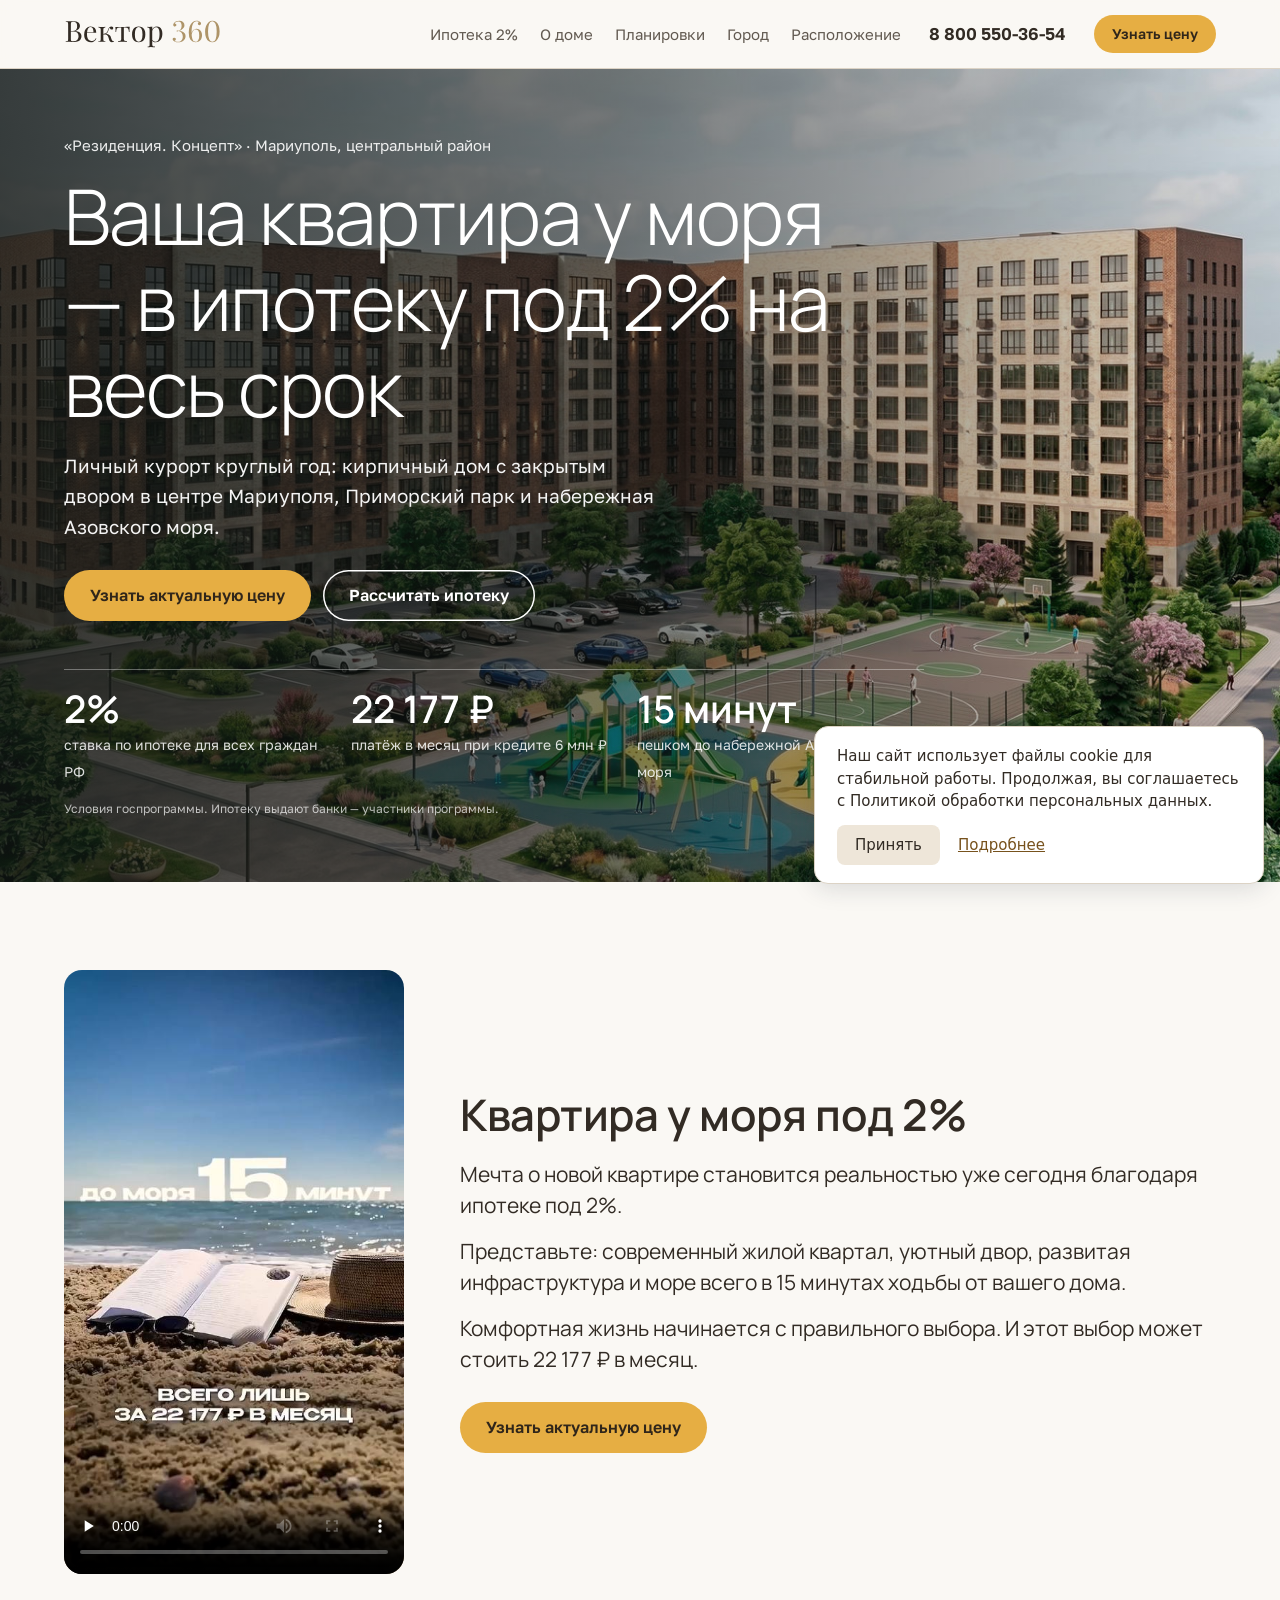
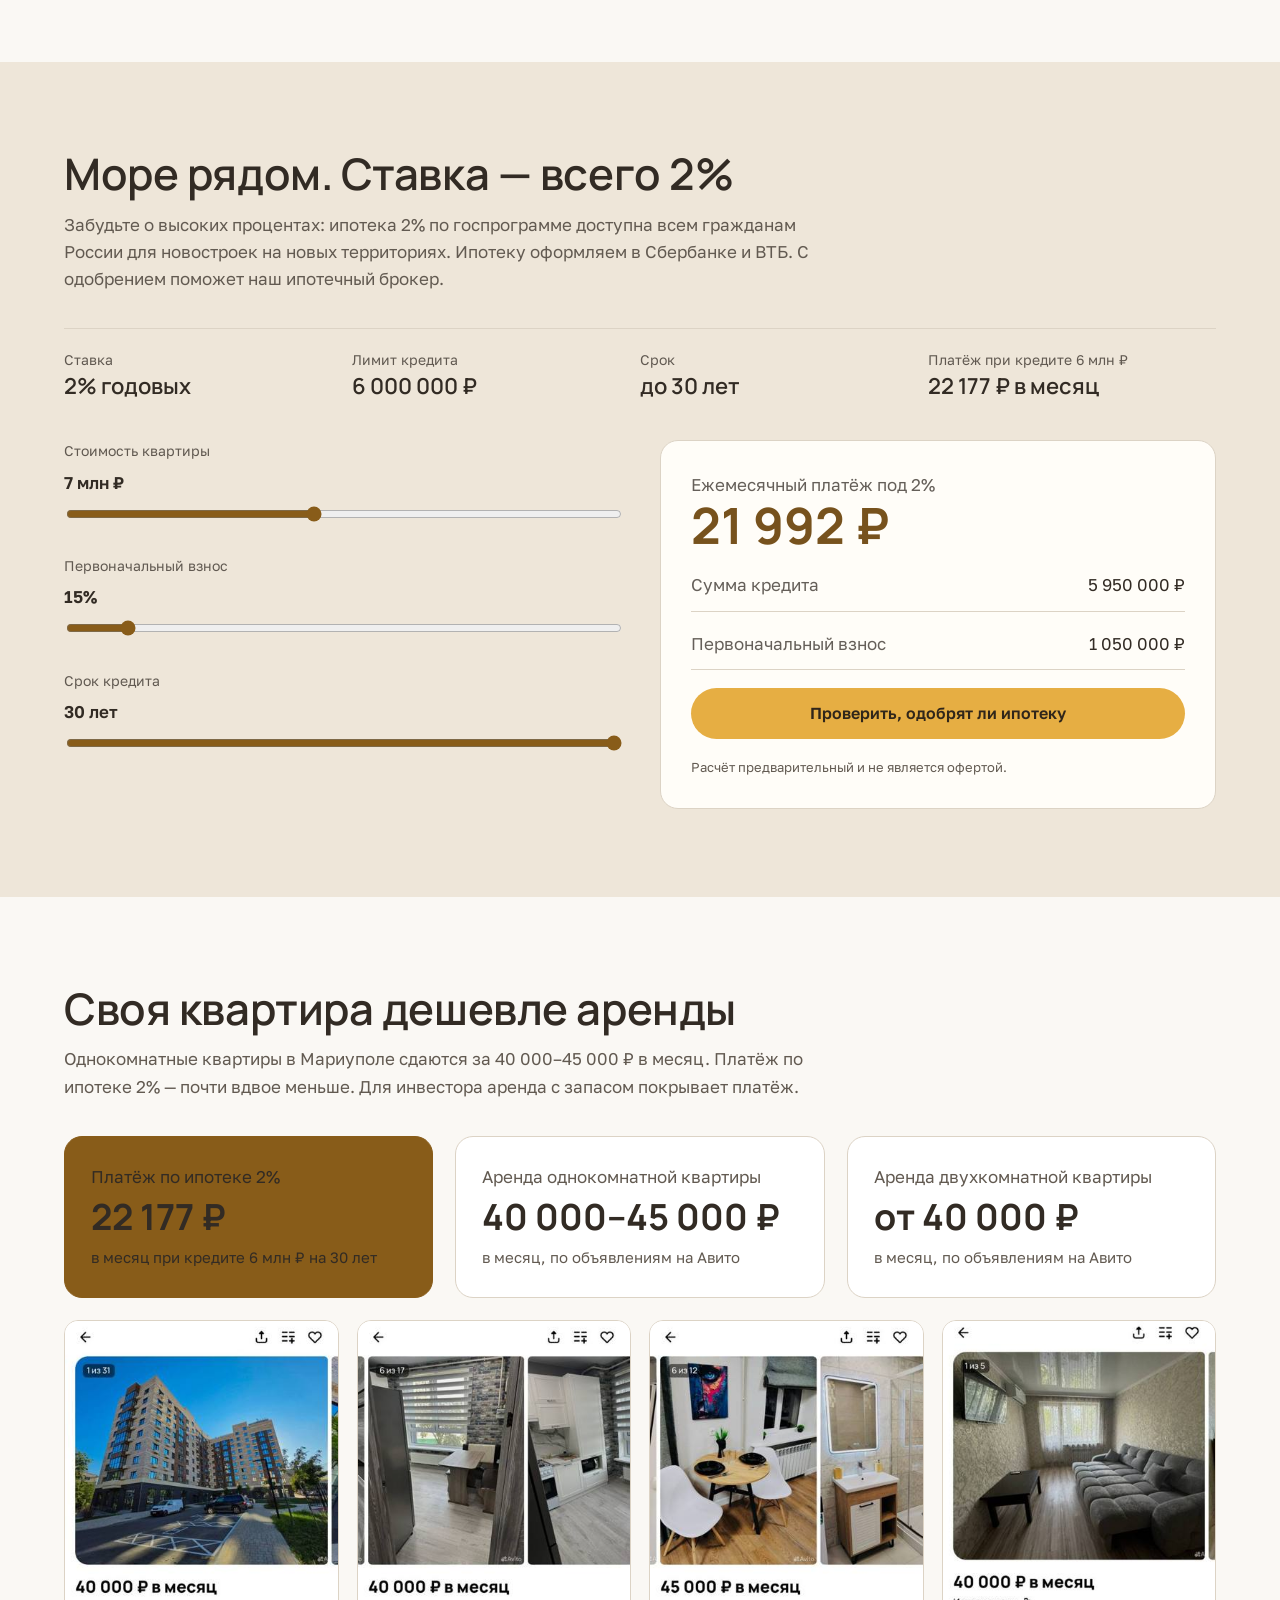
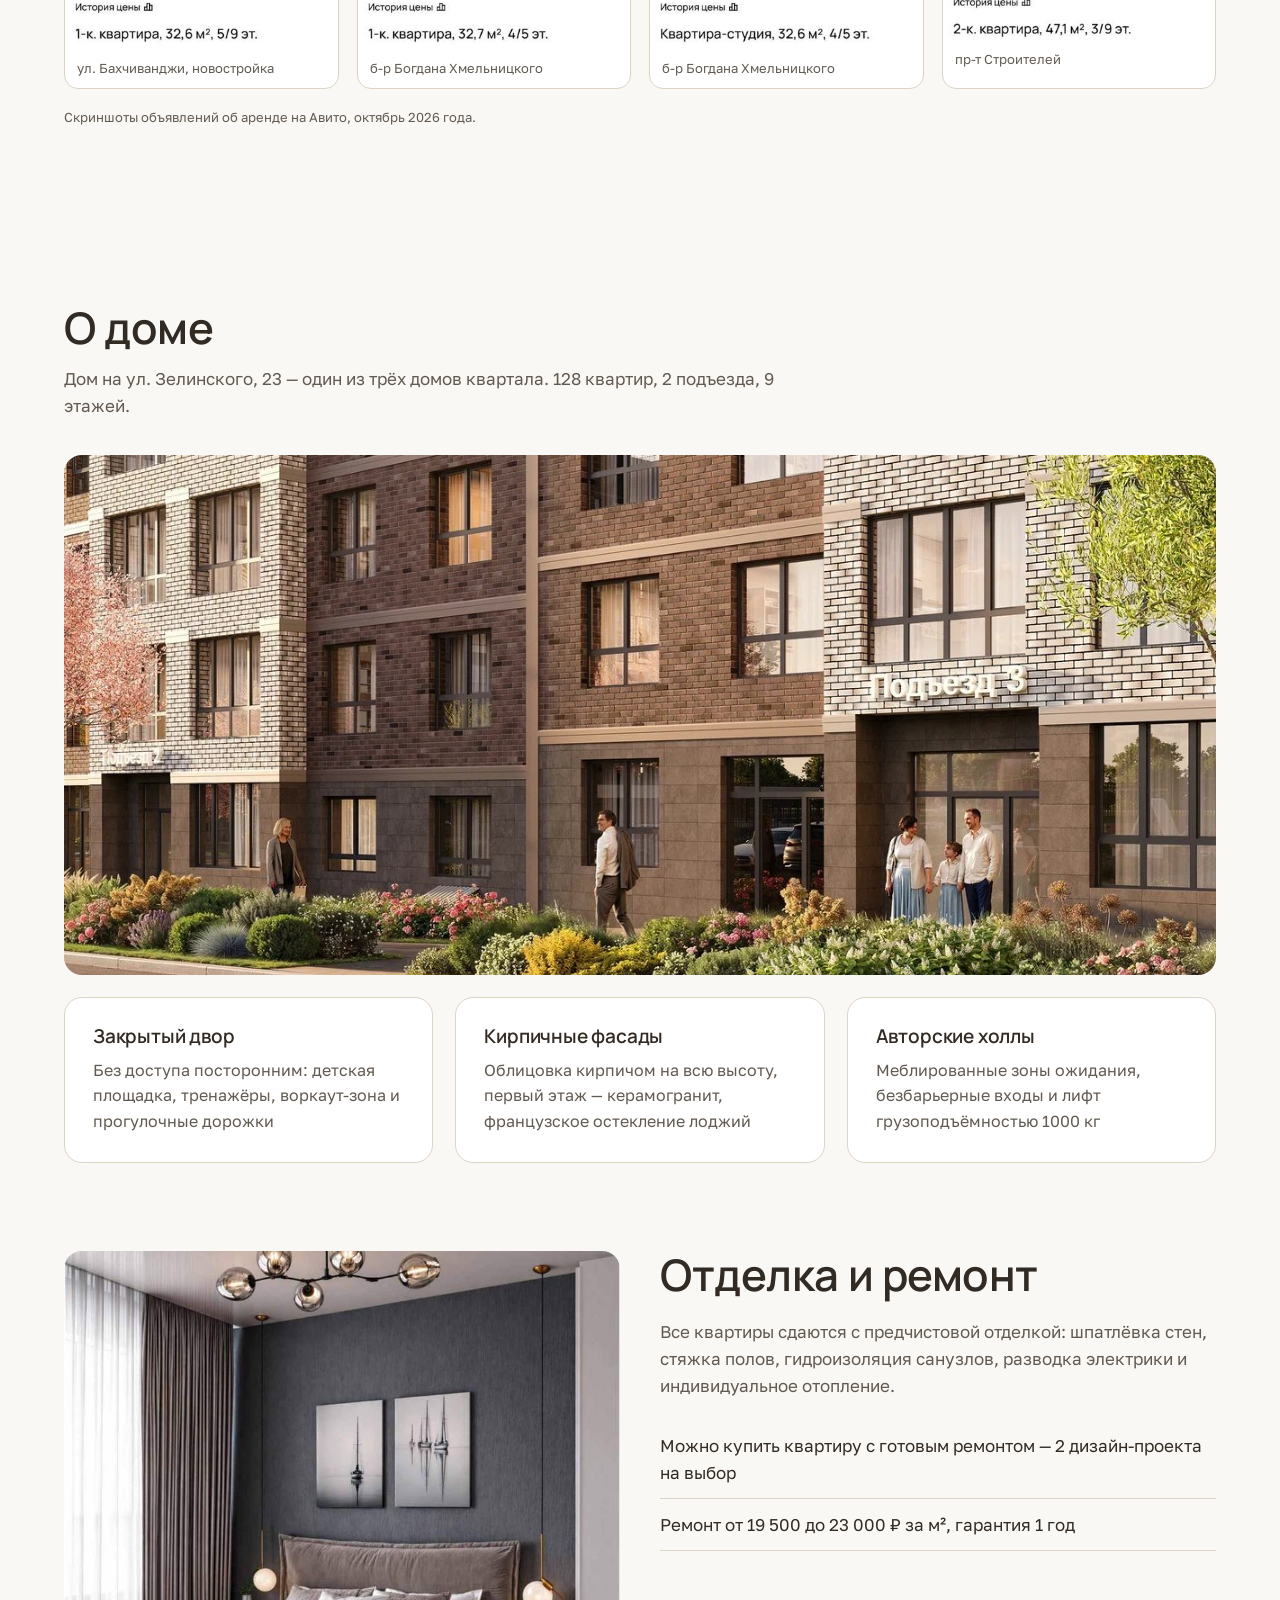
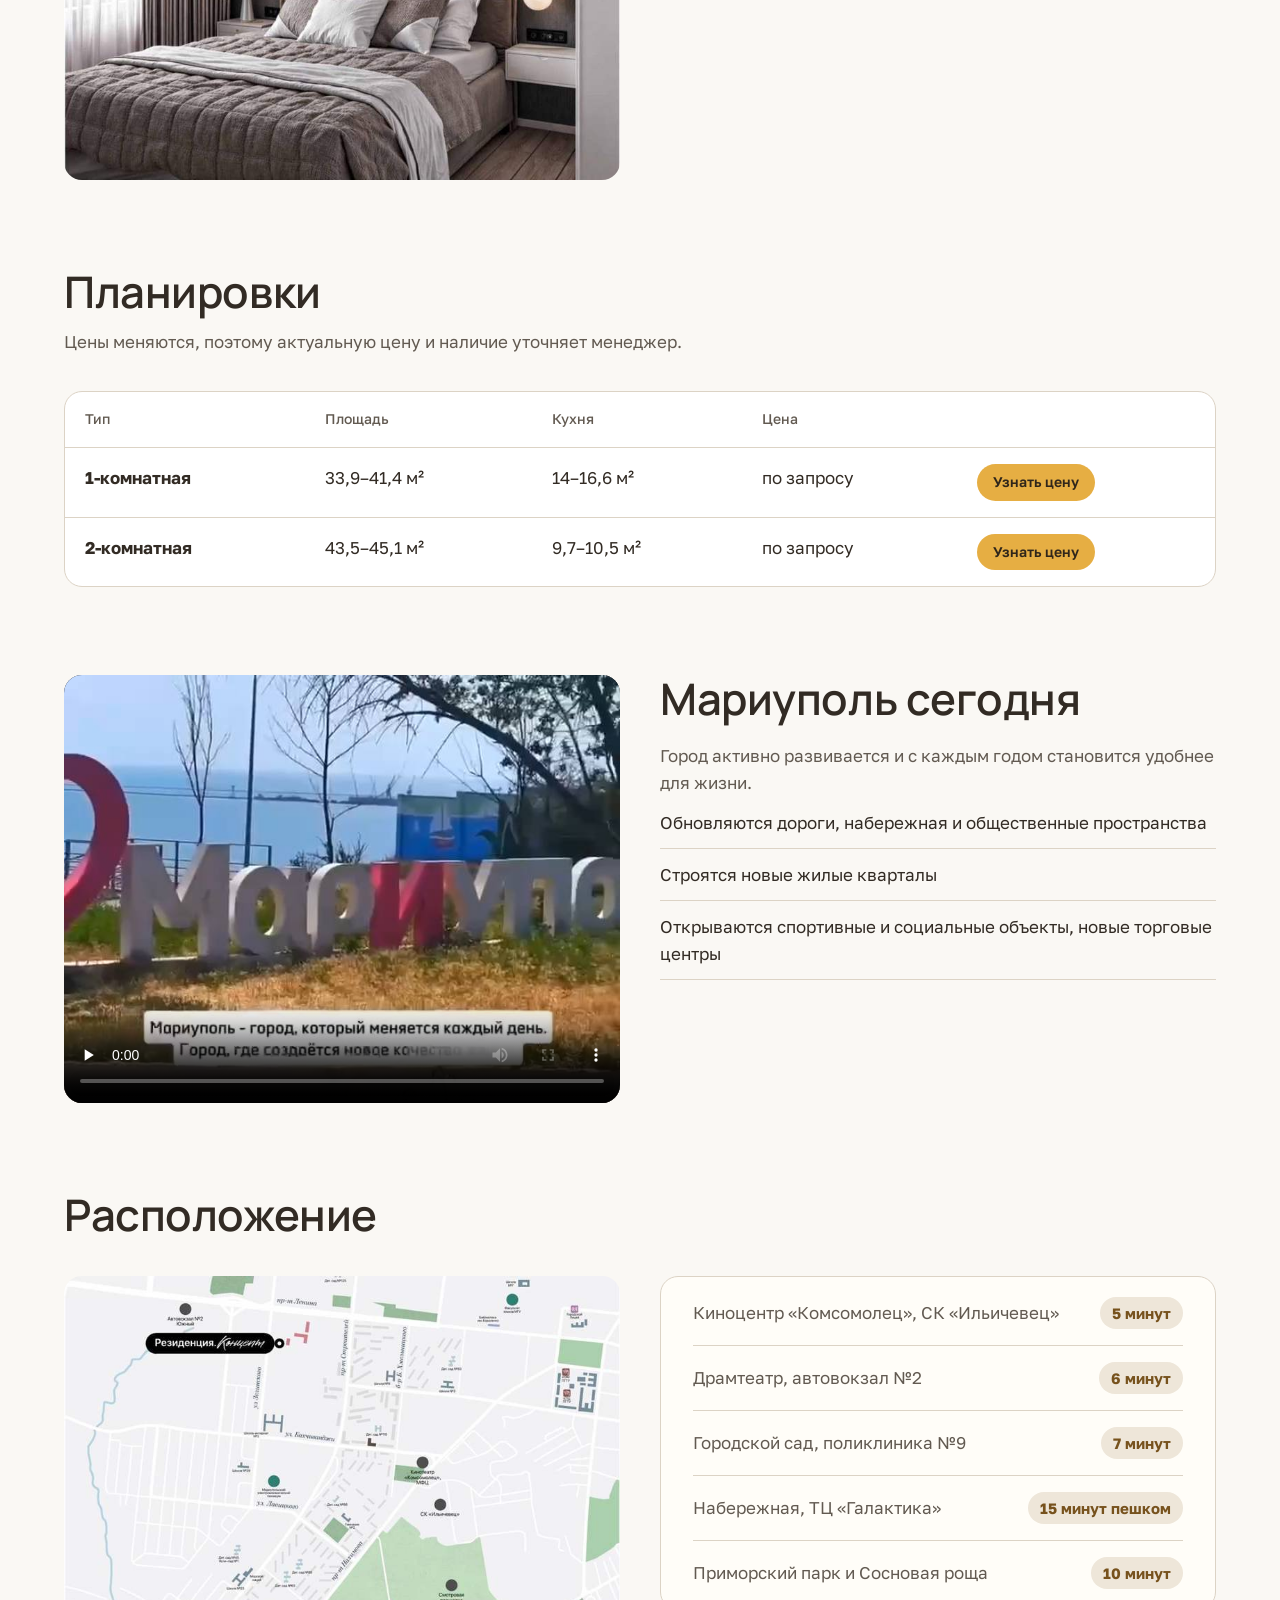
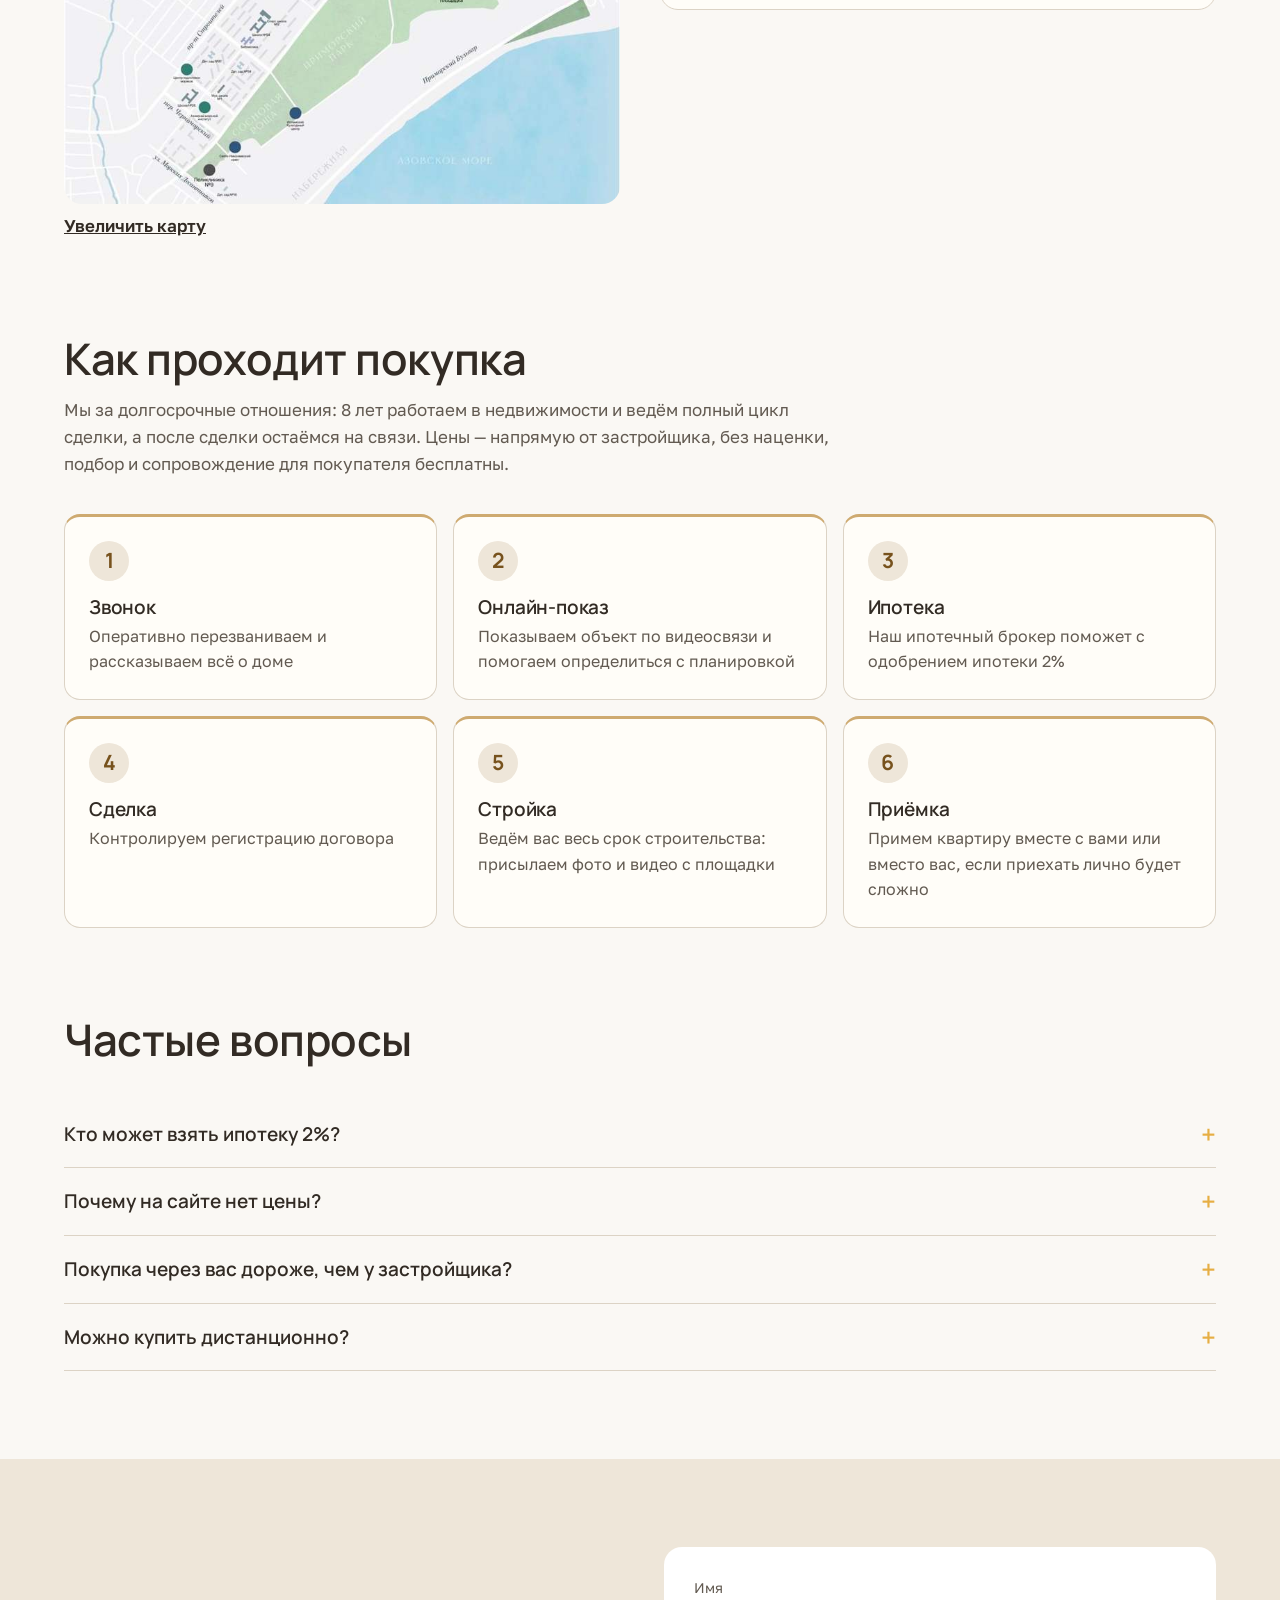
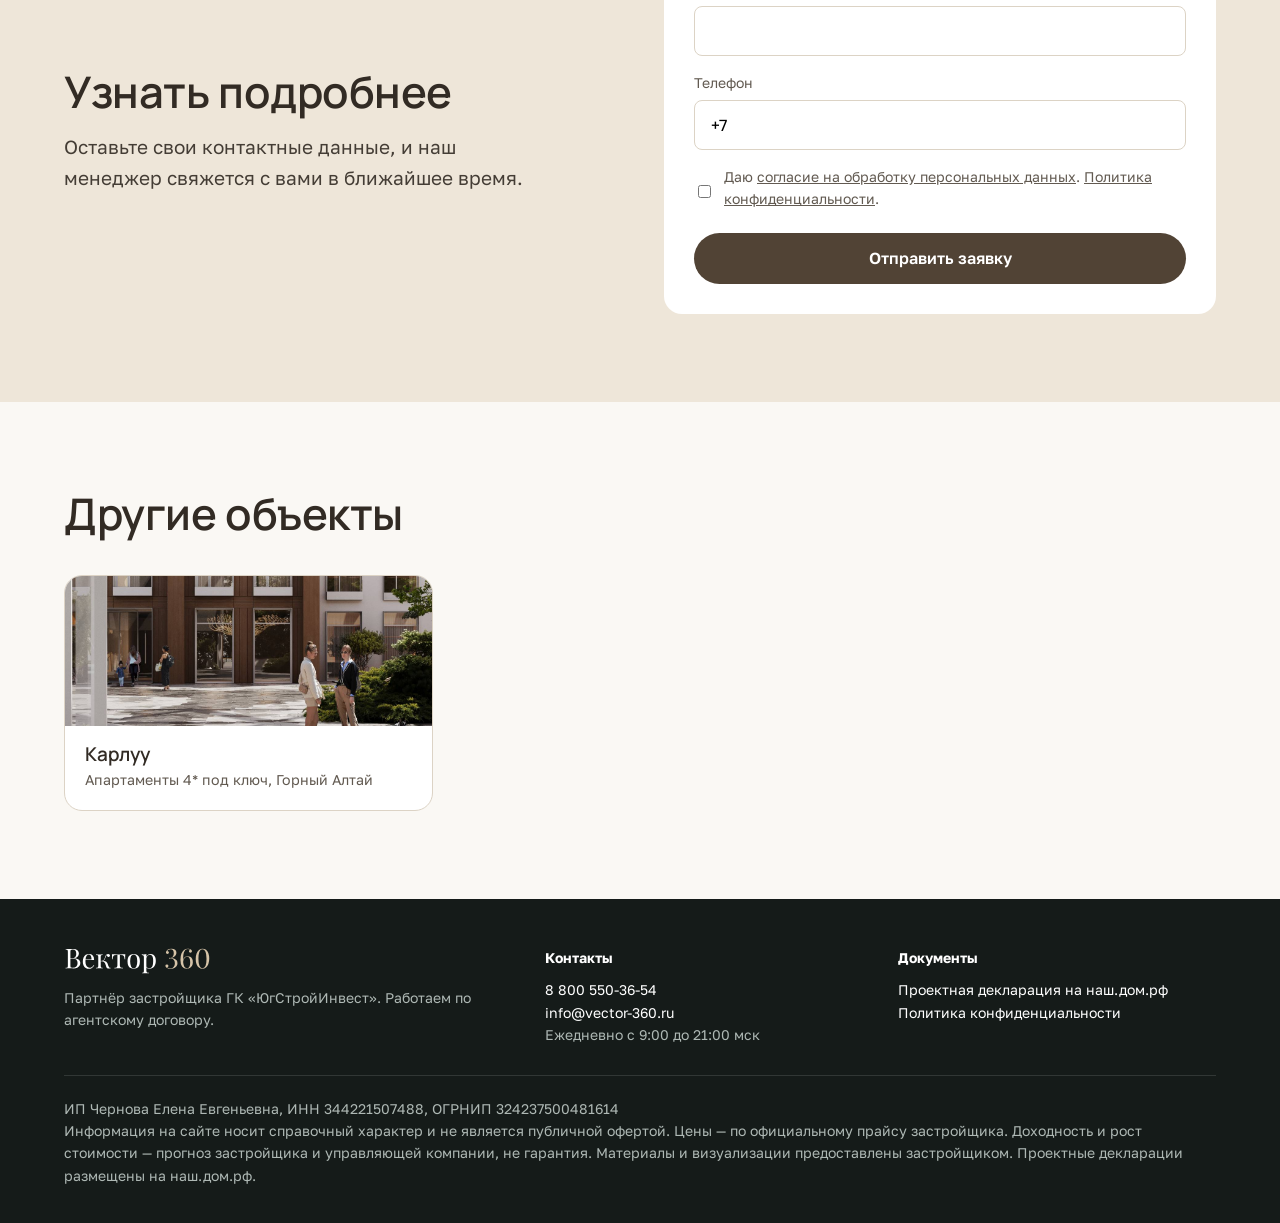
<file: mariupol/index.html>
<!DOCTYPE html>
<html lang="ru">
<head>
<meta charset="utf-8">
<meta name="yandex-verification" content="93ba9f8670145eda" />
<meta name="viewport" content="width=device-width, initial-scale=1">
<title>Резиденция. Концепт — квартиры у моря в Мариуполе, ипотека 2% | Вектор 360</title>
<meta name="description" content="Квартиры в кирпичном доме с закрытым двором в центре Мариуполя, 15 минут пешком до набережной Азовского моря. Ипотека 2% для граждан РФ, подбор и сопровождение бесплатно.">
<link rel="canonical" href="https://vector-360.ru/mariupol">
<meta property="og:type" content="website">
<meta property="og:title" content="Резиденция. Концепт — квартиры у моря в Мариуполе, ипотека 2% | Вектор 360">
<meta property="og:description" content="Квартиры в кирпичном доме с закрытым двором в центре Мариуполя, 15 минут пешком до набережной Азовского моря. Ипотека 2% для граждан РФ, подбор и сопровождение бесплатно.">
<meta property="og:url" content="https://vector-360.ru/mariupol">
<meta property="og:image" content="https://vector-360.ru/prototype-src/assets/mr_hero.jpg">
<link rel="icon" type="image/svg+xml" href="../favicon.svg?v=2">
<script src="../lead.js?v=4" defer></script>
<link rel="preconnect" href="https://fonts.googleapis.com">
<link rel="preconnect" href="https://fonts.gstatic.com" crossorigin>
<link href="https://fonts.googleapis.com/css2?family=Manrope:wght@300;400;600;700&family=Golos+Text:wght@400;500;600&display=swap" rel="stylesheet" media="print" onload="this.media='all'">
<style>
:root{--bg:#EEF1F0;--paper:#fff;--ink:#22302B;--soft:#5A6863;--line:#D3DAD7;--dark:#2F3B36;--accent:#6E8B74;--accent-ink:#fff;--hl:#C9A45C;--r:18px;
  --display:"Manrope","Segoe UI",Arial,sans-serif;--text:"Golos Text","Segoe UI",Arial,sans-serif}
body[data-theme="karluu"]{--bg:#E7EAF0;--ink:#16233F;--soft:#55607A;--line:#CCD2DE;--dark:#1F3466;--accent:#1F3466;--hl:#8EA0C2}
body[data-theme="rizalta"]{--bg:#F7F1E6;--ink:#253622;--soft:#5D6550;--line:#E2D7C3;--dark:#28391F;--accent:#A57C2E;--hl:#C79A3C}
body[data-theme="mariupol"]{--bg:#faf8f4;--ink:#322b24;--soft:#625a51;--line:#dcd3c5;--dark:#514335;--accent:#e6ae43;--accent-ink:#30261a;--hl:#885c19}
*{box-sizing:border-box}
html{scroll-behavior:smooth;scroll-padding-top:80px}
@media (prefers-reduced-motion:reduce){html{scroll-behavior:auto}}
body{margin:0;background:var(--bg);color:var(--ink);font:400 17px/1.6 var(--text)}
img,svg{max-width:100%;display:block}
a{color:inherit}
h1,h2,h3{font-family:var(--display);margin:0;line-height:1.12;letter-spacing:-.01em}
h2{font-size:clamp(28px,3.4vw,44px);font-weight:600}
h3{font-size:19px;font-weight:600}
p{margin:0}
:focus-visible{outline:3px solid var(--hl);outline-offset:2px}
.wrap{max-width:1200px;margin:0 auto;padding:0 24px}
.section{padding:88px 0}
.head{display:flex;justify-content:space-between;align-items:flex-end;gap:24px;flex-wrap:wrap;margin-bottom:36px}
.head p{max-width:520px;color:var(--soft)}
.btn{display:inline-flex;align-items:center;justify-content:center;text-align:center;gap:8px;font:600 16px/1.2 var(--text);padding:16px 26px;border-radius:999px;border:0;cursor:pointer;text-decoration:none}
.btn-main{background:var(--accent);color:var(--accent-ink)}
.btn-main:hover{filter:brightness(1.08)}
.btn-line{background:transparent;color:inherit;box-shadow:inset 0 0 0 1.5px currentColor}
.fish{display:inline-block;font:500 12px/1.4 var(--text);background:#FFF3D1;color:#7A5410;border-radius:4px;padding:1px 7px;vertical-align:middle;margin-left:6px}

/* header */
.header{position:sticky;top:0;z-index:20;background:color-mix(in srgb,var(--bg) 92%,transparent);backdrop-filter:blur(8px);border-bottom:1px solid var(--line)}
.header .wrap{display:flex;align-items:center;gap:28px;height:68px}
.brand{display:flex;align-items:center;gap:10px;text-decoration:none;white-space:nowrap}
.brand{color:var(--ink);--logo-gold:#AE9468}
.logo{display:block;height:30px;width:auto;aspect-ratio:536.7/102.3}
footer .logo{height:28px;color:#fff;--logo-gold:#D6C4A8}
.nav{display:flex;gap:22px;margin-left:auto}
.nav a{text-decoration:none;font-size:15px;color:var(--soft);white-space:nowrap}
.nav a:hover{color:var(--ink)}
.phone{font-weight:600;text-decoration:none;white-space:nowrap}
.header .btn{padding:11px 18px;font-size:14px;white-space:nowrap}
@media (max-width:1100px){.nav{display:none}.phone{margin-left:auto}}
@media (max-width:640px){.phone{display:none}.header .btn{margin-left:auto}.brand .logo{height:24px}}

/* hero */
.hero{position:relative;color:#fff;background:var(--dark);overflow:hidden}
.hero-media{position:absolute;inset:0}
.hero-media img,.hero-media svg{width:100%;height:100%;object-fit:cover}
.hero-media::after{content:"";position:absolute;inset:0;background:linear-gradient(90deg,rgba(15,20,18,.82) 0%,rgba(15,20,18,.55) 48%,rgba(15,20,18,.1) 100%)}
.hero .wrap{position:relative;min-height:640px;display:flex;flex-direction:column;justify-content:center;padding-top:64px;padding-bottom:64px}
.eyebrow{font-size:15px;opacity:.9;margin-bottom:16px}
.hero h1{font-size:clamp(40px,6vw,84px);font-weight:300;letter-spacing:-.02em;max-width:820px}
.hero .lede{font-size:19px;max-width:600px;margin-top:20px;opacity:.95}
.hero .price{margin-top:28px;font:600 clamp(24px,2.6vw,32px)/1.2 var(--display)}
.hero .price span{display:block;font:400 14px/1.4 var(--text);opacity:.8;margin-bottom:4px}
.hero .ctas{display:flex;gap:12px;flex-wrap:wrap;margin-top:28px}
.kpis{display:grid;grid-template-columns:repeat(3,1fr);gap:0;margin-top:48px;max-width:860px;border-top:1px solid rgba(255,255,255,.35)}
.kpis div{padding:18px 24px 0 0}
.kpis strong{display:block;font:600 clamp(26px,3vw,38px)/1.1 var(--display)}
.kpis span{font-size:14px;opacity:.85}
.src-note{font-size:12px;opacity:.7;margin-top:14px}
@media (max-width:700px){.kpis{grid-template-columns:1fr}.hero .wrap{min-height:0}}

/* generic cards */
.grid2{display:grid;grid-template-columns:1fr 1fr;gap:22px}
.grid3{display:grid;grid-template-columns:repeat(3,1fr);gap:22px}
.grid4{display:grid;grid-template-columns:repeat(4,1fr);gap:22px}
@media (max-width:900px){.grid2,.grid3,.grid4{grid-template-columns:1fr}}
.card{background:var(--paper);border:1px solid var(--line);border-radius:var(--r);padding:28px}
.card h3{margin-bottom:10px}
.card p{color:var(--soft);font-size:16px}
.who{border-top:2px solid var(--accent);padding-top:18px}
.who p{font:400 20px/1.35 var(--display)}

/* invest */
.calc-card{background:var(--paper);border:1px solid var(--line);border-radius:var(--r);overflow:hidden}
.calc-card .top{background:var(--dark);color:#fff;padding:26px 28px}
.calc-card .top span{font-size:14px;opacity:.85}
.calc-card .top strong{display:block;font:600 34px/1.1 var(--display);margin-top:6px}
.calc-card .top em{display:block;font-style:normal;font-size:14px;opacity:.8;margin-top:6px}
.rows{padding:8px 28px 24px}
.rows div{display:flex;justify-content:space-between;gap:16px;padding:14px 0;border-bottom:1px solid var(--line)}
.rows div:last-child{border-bottom:0}
.rows span{color:var(--soft)}
.rows b{text-align:right}
.rows .big b{font:700 22px/1.2 var(--display);color:var(--accent)}
body[data-theme="kedry"] .rows .big b{color:var(--dark)}
.disc{font-size:13px;color:var(--soft);margin-top:18px;max-width:900px}
.bars{display:flex;align-items:flex-end;gap:12px;height:240px;margin-top:8px}
.bar{flex:1;display:flex;flex-direction:column;justify-content:flex-end;align-items:center;gap:6px;height:100%;font-size:13px;text-align:center}
.bar i{display:block;width:100%;background:var(--hl);border-radius:6px 6px 0 0}
.bar.last i{background:var(--accent)}
.bar b{font-size:13px}
.table-wrap{overflow-x:auto;background:var(--paper);border:1px solid var(--line);border-radius:var(--r)}
table{width:100%;border-collapse:collapse;min-width:560px}
th,td{text-align:left;padding:16px 20px;border-bottom:1px solid var(--line);vertical-align:top}
th{font-weight:500;color:var(--soft);font-size:14px}
tr:last-child td{border-bottom:0}

/* terms */
.terms{background:var(--dark);color:#fff;border-radius:var(--r);padding:36px 40px;display:flex;justify-content:space-between;align-items:center;gap:28px;flex-wrap:wrap}
.terms h2{font-size:clamp(24px,2.6vw,34px);margin-bottom:10px}
.terms p{opacity:.9;max-width:640px}
.offer{margin-top:22px;border:2px solid var(--hl);border-radius:var(--r);padding:26px 30px;display:flex;justify-content:space-between;gap:24px;align-items:center;flex-wrap:wrap;background:var(--paper)}
.offer .tag{display:inline-block;background:var(--hl);color:#1d1d1d;font-weight:600;font-size:13px;padding:5px 12px;border-radius:999px;margin-bottom:10px}
.offer p{color:var(--soft)}

/* mortgage */
.dark-sec{background:var(--dark);color:#fff}
.dark-sec .head p{color:rgba(255,255,255,.75)}
.facts4{display:grid;grid-template-columns:repeat(4,1fr);border-top:1px solid rgba(255,255,255,.3);margin-bottom:40px}
.facts4 div{padding:16px 16px 0 0}
.facts4 span{font-size:14px;opacity:.75}
.facts4 strong{display:block;font:600 22px/1.25 var(--display)}
@media (max-width:800px){.facts4{grid-template-columns:1fr 1fr}}
.mcalc{display:grid;grid-template-columns:1fr 1fr;gap:40px}
@media (max-width:860px){.mcalc{grid-template-columns:1fr}}
.field{margin-bottom:26px}
.field>span{display:block;font-size:14px;opacity:.75;margin-bottom:6px}
.field .val{font-weight:600;margin-bottom:6px}
input[type=range]{width:100%;accent-color:var(--hl)}
.mout{background:rgba(255,255,255,.07);border-radius:var(--r);padding:30px;display:flex;flex-direction:column;gap:18px}
.mout .big{font:700 clamp(34px,4vw,50px)/1.1 var(--display);color:var(--hl)}
.mout .row{display:flex;justify-content:space-between;gap:16px;padding-bottom:12px;border-bottom:1px solid rgba(255,255,255,.12)}
.mout .row span:first-child{opacity:.75}
.mout .disc{color:rgba(255,255,255,.65);margin:0}
.vs{display:grid;grid-template-columns:repeat(3,1fr);gap:22px}
.vs div{background:var(--paper);border:1px solid var(--line);border-radius:var(--r);padding:26px}
.vs span{color:var(--soft)}
.vs strong{display:block;font:700 clamp(26px,3vw,36px)/1.15 var(--display);margin:6px 0}
.vs em{font-style:normal;color:var(--soft);font-size:15px}
.vs .main{background:var(--hl);border-color:var(--hl)}
.vs .main span,.vs .main em{color:var(--ink)}
@media (max-width:860px){.vs{grid-template-columns:1fr}}
.shots{display:grid;grid-template-columns:repeat(4,1fr);gap:18px;margin-top:22px}
.shots figure{margin:0;background:var(--paper);border:1px solid var(--line);border-radius:14px;overflow:hidden}
.shots img{width:100%}
.shots figcaption{font-size:13px;color:var(--soft);padding:10px 12px}
@media (max-width:900px){.shots{grid-template-columns:1fr 1fr}}

/* location */
.loc{display:grid;grid-template-columns:1fr 1fr;gap:40px;align-items:start}
.loc img{border-radius:var(--r);width:100%;max-height:600px;object-fit:cover;object-position:top}
.loc ul{list-style:none;margin:0;padding:0}
#finish li{padding:12px 0;border-bottom:1px solid var(--line)}
.loc li{display:flex;justify-content:space-between;gap:16px;padding:16px 0;border-bottom:1px solid var(--line)}
.loc li span{color:var(--soft)}
.loc li b{text-align:right}
@media (max-width:860px){.loc{grid-template-columns:1fr}}
.pic-wide{border-radius:var(--r);overflow:hidden}
.pic-wide img{width:100%;max-height:520px;object-fit:cover}

/* video */
.vplayer{display:block;width:100%;aspect-ratio:16/9;border-radius:var(--r);background:#000}
.hero .price .pnote{display:block;font:400 14px/1.4 var(--text);opacity:.8;margin-top:6px;max-width:460px}
.facts4.light{border-top-color:var(--ink);margin-bottom:28px}
.facts4.light span{color:var(--soft);opacity:1}
.video{position:relative;display:block;width:100%;aspect-ratio:16/7;border:0;padding:0;border-radius:var(--r);overflow:hidden;cursor:pointer;background:var(--dark)}
.video img,.video svg{position:absolute;inset:0;width:100%;height:100%;object-fit:cover;opacity:.6}
.video .play{position:absolute;left:50%;top:50%;width:84px;height:84px;margin:-42px 0 0 -42px;border-radius:50%;background:var(--hl)}
.video .play::after{content:"";position:absolute;left:33px;top:26px;border-left:24px solid #1d1d1d;border-top:16px solid transparent;border-bottom:16px solid transparent}
.video .cap{position:absolute;left:24px;bottom:20px;color:#fff;font-weight:500}
.vvert{display:block;width:100%;aspect-ratio:9/16;border-radius:var(--r);background:#000;object-fit:cover}
.promo{display:grid;grid-template-columns:340px 1fr;gap:56px;align-items:center}
.promo .ptext{font:400 21px/1.45 var(--display);margin-bottom:16px}
@media (max-width:860px){.promo{grid-template-columns:1fr;gap:28px}.promo .vvert{max-width:320px;margin:0 auto}}
.clist{margin:18px 0 0;padding:0;list-style:none}
.clist li{padding:12px 0;border-bottom:1px solid var(--line)}

/* hero story video */
.story{position:absolute;right:24px;top:50%;transform:translateY(-50%);width:270px;aspect-ratio:9/16;border-radius:20px;overflow:hidden;box-shadow:0 18px 50px rgba(0,0,0,.45);background:#000}
.story video{width:100%;height:100%;object-fit:cover;display:block}
.snd{position:absolute;left:50%;bottom:14px;transform:translateX(-50%);white-space:nowrap;font:600 13px/1 var(--text);padding:9px 14px;border-radius:999px;border:0;background:rgba(255,255,255,.92);color:#1d1d1d;cursor:pointer}
.has-story h1,.has-story .lede,.has-story .kpis{max-width:780px}
@media (max-width:1180px){.has-story h1,.has-story .lede,.has-story .kpis{max-width:600px}}
@media (max-width:960px){.story{position:relative;right:auto;top:auto;transform:none;width:230px;margin-top:32px}}

/* karluu numbers, infra, region */
.nums{display:grid;grid-template-columns:repeat(5,1fr);border-top:2px solid var(--ink);margin-bottom:28px}
.nums div{padding:22px 20px 0 0}
.nums strong{display:block;font:600 clamp(34px,4vw,52px)/1 var(--display);margin-bottom:10px;color:var(--dark)}
.nums span{color:var(--soft);font-size:15px;line-height:1.35;display:block}
@media (max-width:900px){.nums{grid-template-columns:1fr 1fr}.nums div:last-child{grid-column:1/-1}}
.infra figure{margin:0}
.infra img{width:100%;aspect-ratio:14/15;object-fit:cover;border-radius:var(--r)}
.infra figcaption{font:600 18px/1.3 var(--display);margin-top:12px}
@media (max-width:900px){.grid4.infra{grid-template-columns:1fr 1fr}}
.region{display:grid;grid-template-columns:1fr 1fr;gap:40px;align-items:center;margin-top:22px}
.region .rnum{font:700 clamp(56px,7vw,92px)/1 var(--display);color:var(--accent);margin-bottom:14px}
.region .rows{padding:0}
@media (max-width:860px){.region{grid-template-columns:1fr;gap:16px}}
.tlist{margin:14px 0 0;padding-left:20px}
.tlist li{margin:6px 0;opacity:.95}
.terms + .disc{margin-top:14px}
.terms .btn-main{background:#fff;color:var(--dark)}

/* steps & faq */
.steps{list-style:none;margin:0;padding:0;display:grid;grid-template-columns:repeat(3,1fr);row-gap:36px;border-top:2px solid var(--ink);counter-reset:s}
.steps li{counter-increment:s;padding:24px 28px 0 0}
.steps li::before{content:counter(s);display:block;font:700 36px/1 var(--display);color:var(--accent);margin-bottom:12px}
body[data-theme="mariupol"] .steps li::before{color:var(--dark)}
.steps p{color:var(--soft);font-size:16px;margin-top:6px}
@media (max-width:860px){.steps{grid-template-columns:1fr 1fr}}
details{border-bottom:1px solid var(--line);padding:20px 0}
summary{cursor:pointer;font:600 19px/1.4 var(--display);list-style:none;display:flex;justify-content:space-between;gap:24px}
summary::-webkit-details-marker{display:none}
summary::after{content:"+";font-size:26px;line-height:1;color:var(--accent)}
details[open] summary::after{content:"–"}
details p{margin-top:12px;color:var(--soft);max-width:760px}

/* lead */
.lead{background:var(--dark);color:#fff}
.lead-box{display:grid;grid-template-columns:1fr 1fr;gap:48px;align-items:center}
.lead h2{margin-bottom:16px}
.lead p.l{font-size:19px;opacity:.9;max-width:480px}
.lead ul{margin:20px 0 0;padding-left:20px;opacity:.9}
.form{background:#fff;color:var(--ink);border-radius:var(--r);padding:30px;display:grid;gap:16px}
.form label>span{display:block;font-size:14px;color:var(--soft);margin-bottom:6px}
.form input[type=text],.form input[type=tel]{width:100%;font:400 16px var(--text);padding:14px 16px;border-radius:8px;border:1.5px solid var(--line)}
.consent{display:flex;gap:10px;font-size:13px;color:var(--soft)}
.form .err{color:#A12B1F;font-size:14px}
.form .done{display:none}
.form.sent .fields{display:none}
.form.sent .done{display:block}
.fields{display:grid;gap:16px}
.form .btn{background:var(--dark);color:#fff}
@media (max-width:860px){.lead-box{grid-template-columns:1fr}}

/* other objects */
.others{display:grid;grid-template-columns:repeat(3,1fr);gap:22px}
.other{display:block;text-decoration:none;background:var(--paper);border:1px solid var(--line);border-radius:var(--r);overflow:hidden}
.other:hover{border-color:var(--ink)}
.other .im{height:150px;background:var(--dark);overflow:hidden}
.other .im img,.other .im svg{width:100%;height:100%;object-fit:cover}
.other div.t{padding:18px 20px}
.other small{color:var(--soft)}
@media (max-width:860px){.others{grid-template-columns:1fr}}

footer{background:#151B19;color:#AEB8B4;font-size:14px;padding:48px 0 36px}
footer .cols{display:grid;grid-template-columns:1.4fr 1fr 1fr;gap:36px;margin-bottom:28px}
footer b{color:#fff}
footer a{color:#fff;text-decoration:none}
footer .legal{border-top:1px solid rgba(255,255,255,.12);padding-top:22px;line-height:1.6}
@media (max-width:860px){footer .cols{grid-template-columns:1fr}}
[hidden]{display:none!important}
</style>
<link rel="stylesheet" href="../inquiry.css?v=3">
<link rel="stylesheet" href="../cookie-notice.css">
<script defer src="../cookie-notice.js"></script>
</head>
<body data-theme="mariupol" data-project="mariupol">
<!-- Yandex.Metrika counter -->
<script type="text/javascript">
    (function(m,e,t,r,i,k,a){
        m[i]=m[i]||function(){(m[i].a=m[i].a||[]).push(arguments)};
        m[i].l=1*new Date();
        for (var j = 0; j < document.scripts.length; j++) {if (document.scripts[j].src === r) { return; }}
        k=e.createElement(t),a=e.getElementsByTagName(t)[0],k.async=1,k.src=r,a.parentNode.insertBefore(k,a)
    })(window, document,'script','https://mc.yandex.ru/metrika/tag.js?id=114577757', 'ym');

    ym(114577757, 'init', {ssr:true, webvisor:true, clickmap:true, ecommerce:"dataLayer", referrer: document.referrer, url: location.href, accurateTrackBounce:true, trackLinks:true});
</script>
<noscript><div><img src="https://mc.yandex.ru/watch/114577757" style="position:absolute; left:-9999px;" alt="" /></div></noscript>
<!-- /Yandex.Metrika counter -->
<svg width="0" height="0" style="position:absolute" aria-hidden="true"><symbol id="logo-classic" viewBox="-1.8 21.8 536.7 102.3"><path fill="currentColor" d="M4.20 31.20L4.20 29.20Q6.30 29.30 9.70 29.40Q13.10 29.50 16.40 29.50L16.40 29.50Q21.10 29.50 25.40 29.40Q29.70 29.30 31.50 29.30L31.50 29.30Q42 29.30 47.30 33.70Q52.60 38.10 52.60 45L52.60 45Q52.60 48.50 51.15 51.85Q49.70 55.20 46.35 57.95Q43 60.70 37.40 62.40L37.40 62.40L37.40 62.60Q45.30 63.60 49.75 66.35Q54.20 69.10 56 72.80Q57.80 76.50 57.80 80.60L57.80 80.60Q57.80 86.30 54.95 90.65Q52.10 95 46.70 97.50Q41.30 100 33.80 100L33.80 100Q31.60 100 27.20 99.85Q22.80 99.70 16.60 99.70L16.60 99.70Q13.10 99.70 9.70 99.75Q6.30 99.80 4.20 100L4.20 100L4.20 98Q7.60 97.80 9.35 97.20Q11.10 96.60 11.70 94.80Q12.30 93 12.30 89.40L12.30 89.40L12.30 39.80Q12.30 36.10 11.70 34.35Q11.10 32.60 9.35 31.95Q7.60 31.30 4.20 31.20L4.20 31.20ZM30 64.10L21.60 64.10L21.60 89.40Q21.60 92.90 22.20 94.70Q22.80 96.50 24.40 97.10Q26 97.70 29.10 97.70L29.10 97.70Q38.90 97.70 43.35 93.15Q47.80 88.60 47.80 80.20L47.80 80.20Q47.80 72.50 43.65 68.30Q39.50 64.10 30 64.10L30 64.10ZM29 31.20L29 31.20Q24.40 31.20 23 32.90Q21.60 34.60 21.60 39.80L21.60 39.80L21.60 62.40L28.30 62.40Q34.20 62.40 37.40 60.15Q40.60 57.90 41.80 54.15Q43 50.40 43 46.10L43 46.10Q43 38.70 39.75 34.95Q36.50 31.20 29 31.20ZM89.50 47.10L89.50 47.10Q98.30 47.10 103.25 52.45Q108.20 57.80 108.20 69.10L108.20 69.10L76.90 69.10Q76.80 70.40 76.70 71.90L76.70 71.90Q76.60 73.70 76.60 75.50L76.60 75.50Q76.60 82.30 78.80 87.20Q81 92.10 84.55 94.65Q88.10 97.20 91.90 97.20L91.90 97.20Q94.90 97.20 97.60 96.25Q100.30 95.30 102.60 93.10Q104.90 90.90 106.60 87.20L106.60 87.20L108.60 88Q107.50 91.30 105 94.40Q102.50 97.50 98.70 99.45Q94.90 101.40 89.90 101.40L89.90 101.40Q82.70 101.40 77.55 98.10Q72.40 94.80 69.65 88.95Q66.90 83.10 66.90 75.50L66.90 75.50Q66.90 66.70 69.70 60.35Q72.50 54 77.60 50.55Q82.70 47.10 89.50 47.10ZM76.80 67.20L76.80 67.20L98.60 67.20Q98.80 62.30 97.80 58.15Q96.80 54 94.65 51.50Q92.50 49 89.10 49L89.10 49Q84.50 49 81 53.60L81 53.60Q77.60 58 76.80 67.20ZM159.80 47.10L159.80 47.10Q163.30 47.10 164.75 48.80Q166.20 50.50 166.20 52.60L166.20 52.60Q166.20 54.80 164.80 56.35Q163.40 57.90 160.90 57.90L160.90 57.90Q159.10 57.90 157.80 57.10Q156.50 56.30 155.80 54.85Q155.10 53.40 155.10 51.50L155.10 51.50L155.10 50.80Q154 51.30 153.15 52.60Q152.30 53.90 151.40 56.10Q150.50 58.30 149.30 61.50L149.30 61.50Q148.30 64.20 147 66.70Q145.70 69.20 143.40 70.90L143.40 70.90Q142.20 71.80 140.40 72.40L140.40 72.40Q144.90 72.50 148.60 73.70L148.60 73.70Q153.10 75.20 155.70 79.30L155.70 79.30Q157.40 81.90 158.55 85.70Q159.70 89.50 161 92.40L161 92.40Q162.10 94.90 163.55 96.25Q165 97.60 168.10 97.90L168.10 97.90L168.10 100Q166.50 100.30 164.90 100.50Q163.30 100.70 161.90 100.70L161.90 100.70Q157.40 100.70 155.30 98.55Q153.20 96.40 152.10 92.70L152.10 92.70Q151.60 91 150.90 88.55Q150.20 86.10 149.20 83.55Q148.20 81 146.80 79.10L146.80 79.10Q144.60 76 141.10 75L141.10 75Q137.70 74.10 132.40 74.30L132.40 74.30L132.40 90.70Q132.40 94.90 133.90 96.40Q135.40 97.90 139 97.90L139 97.90L139 100Q137.40 99.90 134.20 99.75Q131 99.60 127.70 99.60Q124.40 99.60 120.95 99.75Q117.50 99.90 115.80 100L115.80 100L115.80 97.90Q119.90 97.90 121.65 96.40Q123.40 94.90 123.40 90.70L123.40 90.70L123.40 57.90Q123.40 53.70 121.65 52.20Q119.90 50.70 115.80 50.70L115.80 50.70L115.80 48.60Q117.50 48.70 120.95 48.85Q124.40 49 127.70 49Q131 49 134.20 48.85Q137.40 48.70 139 48.60L139 48.60L139 50.70Q135.40 50.70 133.90 52.20Q132.40 53.70 132.40 57.90L132.40 57.90L132.40 72.60Q137.60 72.20 140.50 70.70L140.50 70.70Q143.50 69.20 145.10 66.40Q146.70 63.60 148 59.80L148 59.80Q149 57 150.20 54.05Q151.40 51.10 153.65 49.10Q155.90 47.10 159.80 47.10ZM212.70 48.60L222.30 48.60Q221.90 52.10 221.75 55.30Q221.60 58.50 221.60 60.20L221.60 60.20Q221.60 62 221.70 63.65Q221.80 65.30 221.90 66.40L221.90 66.40L219.60 66.40Q219.10 59.50 217.50 56.10Q215.90 52.70 213.10 51.65Q210.30 50.60 206.20 50.60L206.20 50.60L202.30 50.60L202.30 89.70Q202.30 94.60 205.15 96.25Q208.00 97.90 212.90 97.90L212.90 97.90L212.90 100Q210.60 99.90 206.55 99.75Q202.50 99.60 197.80 99.60L197.80 99.60Q193.20 99.60 189.10 99.75Q185.00 99.90 182.70 100L182.70 100L182.70 97.90Q187.70 97.90 190.50 96.25Q193.30 94.60 193.30 89.70L193.30 89.70L193.30 50.60L188.40 50.60Q184.30 50.60 181.75 51.70Q179.20 52.80 177.85 56.20Q176.50 59.60 176.00 66.50L176.00 66.50L173.70 66.50Q173.90 65.40 173.95 63.75Q174.00 62.10 174.00 60.30L174.00 60.30Q174.00 58.60 173.85 55.40Q173.70 52.20 173.30 48.70L173.30 48.70L182.90 48.70Q186.30 48.70 190.15 48.80Q194.00 48.90 197.70 48.90L197.70 48.90Q201.50 48.90 205.40 48.75Q209.30 48.60 212.70 48.60L212.70 48.60ZM252.90 47.10L252.90 47.10Q259.30 47.10 264.40 49.90Q269.50 52.70 272.55 58.70Q275.60 64.70 275.60 74.30L275.60 74.30Q275.60 83.90 272.55 89.85Q269.50 95.80 264.40 98.60Q259.30 101.40 252.90 101.40L252.90 101.40Q246.60 101.40 241.45 98.60Q236.30 95.80 233.25 89.85Q230.20 83.90 230.20 74.30L230.20 74.30Q230.20 64.70 233.25 58.70Q236.30 52.70 241.45 49.90Q246.60 47.10 252.90 47.10ZM252.90 49.10L252.90 49.10Q247.20 49.10 243.55 55Q239.90 60.90 239.90 74.30L239.90 74.30Q239.90 87.70 243.55 93.55Q247.20 99.40 252.90 99.40L252.90 99.40Q258.60 99.40 262.25 93.55Q265.90 87.70 265.90 74.30L265.90 74.30Q265.90 60.90 262.25 55Q258.60 49.10 252.90 49.10ZM299.10 47.40L299.10 47.40L299.10 57.80Q300.60 54.30 303.30 51.80L303.30 51.80Q308.20 47.10 315.10 47.10L315.10 47.10Q320.40 47.10 324.60 49.95Q328.80 52.80 331.25 58.30Q333.70 63.80 333.70 71.90L333.70 71.90Q333.70 77.30 332.40 82.55Q331.10 87.80 328.35 92.05Q325.60 96.30 321.25 98.85Q316.90 101.40 310.80 101.40L310.80 101.40Q306.10 101.40 302.70 99.20L302.70 99.20Q300.40 97.80 299.10 95.90L299.10 95.90L299.10 108.80Q299.10 113.10 301.65 114.55Q304.20 116 308.70 116L308.70 116L308.70 118.10Q306.50 118 302.60 117.85Q298.70 117.70 294.30 117.70L294.30 117.70Q291.20 117.70 288.15 117.85Q285.10 118 283.50 118.10L283.50 118.10L283.50 116Q287.10 116 288.60 114.70Q290.10 113.40 290.10 109.80L290.10 109.80L290.10 59.40Q290.10 54.90 288.50 52.75Q286.90 50.60 282.50 50.60L282.50 50.60L282.50 48.50Q285.70 48.80 288.70 48.80L288.70 48.80Q291.60 48.80 294.25 48.45Q296.90 48.10 299.10 47.40ZM299.10 62.70L299.10 62.70L299.10 92.70Q300.50 95.40 303.10 97.20L303.10 97.20Q305.70 99.10 309.70 99.10L309.70 99.10Q315.30 99.10 318.40 95.60Q321.50 92.10 322.75 86.25Q324 80.40 324 73.30L324 73.30Q324 65.30 322.70 60.20Q321.40 55.10 318.80 52.60Q316.20 50.10 312.40 50.10L312.40 50.10Q307.50 50.10 303.50 54.10L303.50 54.10Q300.50 57.20 299.10 62.70Z"/><path fill="var(--logo-gold)" d="M391.30 27.80L391.30 27.80Q399.20 27.80 404.10 31.85Q409.00 35.90 409.00 42.80L409.00 42.80Q409.00 47.80 406.15 51.75Q403.30 55.70 399.05 58.35Q394.80 61 390.50 62.20L390.50 62.20Q396.20 62.40 401.30 64.50Q406.40 66.60 409.60 70.60Q412.80 74.60 412.80 80.80L412.80 80.80Q412.80 85.70 410.75 89.50Q408.70 93.30 405.15 95.95Q401.60 98.60 396.85 100Q392.10 101.40 386.70 101.40L386.70 101.40Q381.80 101.40 378.55 100.25Q375.30 99.10 373.50 97.90L373.50 97.90Q371.40 96.50 370.10 94.65Q368.80 92.80 368.80 90.70L368.80 90.70Q368.80 88.40 370.30 86.90Q371.80 85.40 374.20 85.40L374.20 85.40Q376.40 85.40 378.00 86.80Q379.60 88.20 379.60 90.80L379.60 90.80Q379.60 92.90 378.45 94.20Q377.30 95.50 375.40 95.90L375.40 95.90Q376.30 97.40 379.55 98.55Q382.80 99.70 386.60 99.70L386.60 99.70Q392.20 99.70 395.90 97.25Q399.60 94.80 401.45 90.60Q403.30 86.40 403.30 81.40L403.30 81.40Q403.30 73.10 399.10 68.40Q394.90 63.70 388.00 63.10L388.00 63.10Q386.40 63.70 385.55 64.05Q384.70 64.40 383.90 64.40L383.90 64.40Q382.90 64.40 382.35 63.90Q381.80 63.40 381.80 62.80L381.80 62.80Q381.80 62.20 382.40 61.70Q383.00 61.20 384.10 61.20L384.10 61.20Q385.00 61.20 385.90 61.40Q386.80 61.60 387.80 61.80L387.80 61.80Q394.00 60.50 396.65 55.75Q399.30 51 399.30 44.90L399.30 44.90Q399.30 38 396.45 34.05Q393.60 30.10 388.00 30.10L388.00 30.10Q384.40 30.10 380.85 31.75Q377.30 33.40 375.80 36.80L375.80 36.80Q378.10 37.20 379.85 38.45Q381.60 39.70 381.60 42.10L381.60 42.10Q381.60 44.40 380.00 45.85Q378.40 47.30 376.10 47.30L376.10 47.30Q373.50 47.30 372.15 45.60Q370.80 43.90 370.80 41.90L370.80 41.90Q370.80 40.20 371.70 38.15Q372.60 36.10 374.30 34.20L374.30 34.20Q377.30 30.90 381.90 29.35Q386.50 27.80 391.30 27.80ZM450.40 27.80L450.40 27.80Q452.20 27.80 453.90 28.05Q455.60 28.30 457.15 28.75Q458.70 29.20 459.90 29.90L459.90 29.90Q461.90 30.90 463.75 32.80Q465.60 34.70 465.60 37.30L465.60 37.30Q465.60 39.50 464.00 41.10Q462.40 42.70 460.10 42.70L460.10 42.70Q457.90 42.70 456.30 41.25Q454.70 39.80 454.70 37.60L454.70 37.60Q454.70 35.80 455.80 34.30Q456.90 32.80 458.80 32L458.80 32Q457.60 30.60 454.95 30.05Q452.30 29.50 450.30 29.50L450.30 29.50Q447.00 29.50 443.95 31.15Q440.90 32.80 438.50 36.95Q436.10 41.10 434.70 48.30Q433.30 55.50 433.30 66.60L433.30 66.60Q433.30 68 433.30 69.30L433.30 69.30Q434.10 66.30 435.40 64L435.40 64Q437.90 59.30 441.70 57.25Q445.50 55.20 449.80 55.20L449.80 55.20Q454.80 55.20 459.20 57.65Q463.60 60.10 466.30 65.05Q469.00 70 469.00 77.50L469.00 77.50Q469.00 85.40 465.95 90.70Q462.90 96 457.80 98.70Q452.70 101.40 446.50 101.40L446.50 101.40Q435.50 101.40 429.55 92.90Q423.60 84.40 423.60 68.20L423.60 68.20Q423.60 55.70 427.00 46.65Q430.40 37.60 436.45 32.70Q442.50 27.80 450.40 27.80ZM433.60 75.30L433.60 75.30Q433.80 79.70 434.50 83.10L434.50 83.10Q435.60 89.50 437.55 93.05Q439.50 96.60 441.95 98Q444.40 99.40 446.90 99.40L446.90 99.40Q450.30 99.40 453.10 97.30Q455.90 95.20 457.60 90.40Q459.30 85.60 459.30 77.70L459.30 77.70Q459.30 66.80 456.15 62Q453.00 57.20 448.10 57.20L448.10 57.20Q446.30 57.20 444.10 58Q441.90 58.80 439.75 60.90Q437.60 63 435.90 66.90L435.90 66.90Q434.40 70.20 433.60 75.30ZM504.20 27.80L504.20 27.80Q511.60 27.80 517.15 32.10Q522.70 36.40 525.80 44.45Q528.90 52.50 528.90 64L528.90 64Q528.90 75.20 525.70 83.60Q522.50 92 516.90 96.70Q511.30 101.40 504.10 101.40L504.10 101.40Q496.70 101.40 491.15 97.10Q485.60 92.80 482.50 84.70Q479.40 76.60 479.40 65.20L479.40 65.20Q479.40 54 482.60 45.60Q485.80 37.20 491.40 32.50Q497.00 27.80 504.20 27.80ZM503.80 29.60L503.80 29.60Q496.50 29.60 492.95 38.70Q489.40 47.80 489.40 64.80L489.40 64.80Q489.40 82.30 493.45 90.95Q497.50 99.60 504.50 99.60L504.50 99.60Q511.90 99.60 515.40 90.50Q518.90 81.40 518.90 64.40L518.90 64.40Q518.90 46.90 514.85 38.25Q510.80 29.60 503.80 29.60Z"/></symbol><symbol id="logo-modern" viewBox="4.6 34.8 613.4 71.6"><path fill="currentColor" d="M35.87 100L10.58 100L10.58 41.20L34.27 41.20Q43.34 41.20 48.59 44.98Q53.84 48.76 53.84 56.15L53.84 56.15Q53.84 63.46 48.80 67.16L48.80 67.16Q46.54 68.84 43.60 69.68L43.60 69.68Q48.64 70.60 51.83 73.04L51.83 73.04Q56.87 76.90 56.87 84.38Q56.87 91.85 51.66 95.93Q46.45 100 35.87 100L35.87 100ZM14.87 71.94L14.87 96.39L35.95 96.39Q44.10 96.39 48.34 93.41Q52.58 90.42 52.58 84.12L52.58 84.12Q52.58 77.74 48.34 74.84Q44.10 71.94 35.95 71.94L35.95 71.94L14.87 71.94ZM14.87 44.81L14.87 68.42L34.19 68.42Q41.50 68.42 45.49 65.43Q49.48 62.45 49.48 56.66L49.48 56.66Q49.48 50.78 45.49 47.79Q41.50 44.81 34.19 44.81L34.19 44.81L14.87 44.81ZM88.79 72.03L88.79 96.14L125.08 96.14L125.08 100L84.50 100L84.50 41.20L123.82 41.20L123.82 45.06L88.79 45.06L88.79 68.25L120.12 68.25L120.12 72.03L88.79 72.03ZM196.14 100L191.10 100L168.76 72.11L154.56 72.11L154.56 100L150.28 100L150.28 41.20L154.56 41.20L154.56 68.25L168.76 68.25L189.84 41.20L194.63 41.20L172.12 69.84L196.14 100ZM232.76 100L228.48 100L228.48 45.06L207.31 45.06L207.31 41.20L253.93 41.20L253.93 45.06L232.76 45.06L232.76 100ZM300.64 100.42L300.64 100.42Q294.08 100.42 288.50 98.19Q282.91 95.97 278.75 91.89Q274.60 87.82 272.33 82.40Q270.06 76.98 270.06 70.60L270.06 70.60Q270.06 64.22 272.33 58.80Q274.60 53.38 278.75 49.31Q282.91 45.23 288.50 43.01Q294.08 40.78 300.64 40.78L300.64 40.78Q307.19 40.78 312.77 43.01Q318.36 45.23 322.48 49.26Q326.59 53.30 328.90 58.71Q331.21 64.13 331.21 70.60L331.21 70.60Q331.21 77.07 328.90 82.49Q326.59 87.90 322.48 91.94Q318.36 95.97 312.77 98.19Q307.19 100.42 300.64 100.42ZM300.64 96.47L300.64 96.47Q306.26 96.47 311.05 94.54Q315.84 92.61 319.37 89.08Q322.90 85.55 324.87 80.85Q326.84 76.14 326.84 70.60L326.84 70.60Q326.84 64.97 324.87 60.31Q322.90 55.65 319.37 52.12Q315.84 48.59 311.05 46.66Q306.26 44.73 300.64 44.73L300.64 44.73Q295.01 44.73 290.22 46.66Q285.43 48.59 281.86 52.12Q278.29 55.65 276.32 60.31Q274.34 64.97 274.34 70.60L274.34 70.60Q274.34 76.14 276.32 80.85Q278.29 85.55 281.86 89.08Q285.43 92.61 290.22 94.54Q295.01 96.47 300.64 96.47ZM362.29 100L358.01 100L358.01 41.20L379.09 41.20Q386.48 41.20 391.78 43.55Q397.07 45.90 399.92 50.31Q402.78 54.72 402.78 61.02L402.78 61.02Q402.78 67.16 399.92 71.61Q397.07 76.06 391.78 78.41Q386.48 80.76 379.09 80.76L379.09 80.76L362.29 80.76L362.29 100ZM362.29 45.06L362.29 76.90L379.09 76.90Q388.58 76.90 393.50 72.74Q398.41 68.58 398.41 61.02L398.41 61.02Q398.41 53.38 393.50 49.22Q388.58 45.06 379.09 45.06L379.09 45.06L362.29 45.06Z"/><path fill="var(--logo-gold)" d="M463.85 100.42L463.85 100.42Q457.38 100.42 451.79 98.24Q446.21 96.05 443.10 92.52L443.10 92.52L445.28 89.25Q447.97 92.36 452.89 94.41Q457.80 96.47 463.85 96.47L463.85 96.47Q471.74 96.47 475.90 92.94Q480.06 89.42 480.06 83.45L480.06 83.45Q480.06 77.57 475.90 74.00Q471.74 70.43 462.92 70.43L462.92 70.43L459.23 70.43L459.23 67.32L476.62 45.06L445.28 45.06L445.28 41.20L482.16 41.20L482.16 44.22L464.60 66.82Q474.26 66.99 479.22 71.44L479.22 71.44Q484.43 76.06 484.43 83.45L484.43 83.45Q484.43 88.32 482.12 92.19Q479.81 96.05 475.23 98.24Q470.65 100.42 463.85 100.42ZM528.02 100.42L528.02 100.42Q520.30 100.42 515.05 96.89Q509.80 93.36 507.11 86.73Q504.42 80.09 504.42 70.94L504.42 70.94Q504.42 60.94 507.70 54.26Q510.97 47.58 516.85 44.18Q522.73 40.78 530.54 40.78L530.54 40.78Q534.32 40.78 537.77 41.45Q541.21 42.12 543.90 43.80L543.90 43.80L542.14 47.25Q539.87 45.82 536.89 45.19Q533.90 44.56 530.54 44.56L530.54 44.56Q520.63 44.56 514.67 50.99Q508.70 57.41 508.70 70.26L508.70 70.26Q508.70 72.20 508.96 75.14L508.96 75.14Q509.04 76.31 509.21 77.40L509.21 77.40Q510.13 74.55 511.81 72.28L511.81 72.28Q514.50 68.84 518.70 67.03Q522.90 65.22 527.94 65.22L527.94 65.22Q533.82 65.22 538.23 67.37Q542.64 69.51 545.12 73.46Q547.60 77.40 547.60 82.70L547.60 82.70Q547.60 88.07 545.03 92.06Q542.47 96.05 538.06 98.24Q533.65 100.42 528.02 100.42ZM527.86 96.72L527.86 96.72Q532.48 96.72 535.92 95.00Q539.36 93.28 541.34 90.13Q543.31 86.98 543.31 82.78L543.31 82.78Q543.31 76.48 539.07 72.70Q534.83 68.92 527.35 68.92L527.35 68.92Q522.56 68.92 518.87 70.77Q515.17 72.62 513.11 75.81Q511.06 79 511.06 82.95L511.06 82.95Q511.06 86.39 512.99 89.54Q514.92 92.69 518.66 94.71Q522.40 96.72 527.86 96.72ZM588.92 100.42L588.92 100.42Q582.20 100.42 577.00 96.81Q571.79 93.20 568.85 86.52Q565.91 79.84 565.91 70.60L565.91 70.60Q565.91 61.36 568.85 54.68Q571.79 48.00 577.00 44.39Q582.20 40.78 588.92 40.78L588.92 40.78Q595.73 40.78 600.89 44.39Q606.06 48.00 609.00 54.68Q611.94 61.36 611.94 70.60L611.94 70.60Q611.94 79.84 609.00 86.52Q606.06 93.20 600.89 96.81Q595.73 100.42 588.92 100.42ZM588.92 96.47L588.92 96.47Q594.55 96.47 598.75 93.41Q602.95 90.34 605.30 84.54Q607.66 78.75 607.66 70.60L607.66 70.60Q607.66 62.37 605.30 56.61Q602.95 50.86 598.75 47.79Q594.55 44.73 588.92 44.73L588.92 44.73Q583.38 44.73 579.14 47.79Q574.90 50.86 572.54 56.61Q570.19 62.37 570.19 70.60L570.19 70.60Q570.19 78.75 572.54 84.54Q574.90 90.34 579.14 93.41Q583.38 96.47 588.92 96.47Z"/></symbol></svg>
<header class="header">
  <div class="wrap">
    <a class="brand" href="#top" aria-label="Вектор 360">
      <svg class="logo" viewBox="0 0 536.7 102.3" aria-hidden="true"><use href="#logo-classic"/></svg>
    </a>
    <nav class="nav" aria-label="Разделы страницы" id="nav"><a href="#invest">Ипотека 2%</a><a href="#about">О доме</a><a href="#layouts">Планировки</a><a href="#city">Город</a><a href="#loc">Расположение</a></nav>
    <a class="phone" href="tel:88005503654">8 800 550-36-54</a>
    <a class="btn btn-main" href="#lead"  id="hdr-cta">Узнать цену</a>
  </div>
</header>
<main id="top">
<section class="hero"><div class="hero-media"><img fetchpriority="high" src="../prototype-src/assets/mr_hero.jpg" alt="Двор и корпуса квартала «Резиденция. Концепт»"></div><div class="wrap">
     <div class="eyebrow">«Резиденция. Концепт» · Мариуполь, центральный район</div>
     <h1>Ваша квартира у моря — в ипотеку под 2% на весь срок</h1>
     <p class="lede">Личный курорт круглый год: кирпичный дом с закрытым двором в центре Мариуполя, Приморский парк и набережная Азовского моря.</p>

     <div class="ctas">
       <a class="btn btn-main" href="#lead" >Узнать актуальную цену</a>
       <a class="btn btn-line" href="#mortgage-calculator">Рассчитать ипотеку</a>
     </div>
     <div class="kpis"><div><strong>2%</strong><span>ставка по ипотеке для всех граждан РФ</span></div><div><strong>22 177 ₽</strong><span>платёж в месяц при кредите 6 млн ₽</span></div><div><strong>15 минут</strong><span>пешком до набережной Азовского моря</span></div></div>
     <p class="src-note">Условия госпрограммы. Ипотеку выдают банки — участники программы.</p>

    </div></section><section class="section" id="video"><div class="wrap promo"><video class="vvert" controls playsinline preload="none" poster="../prototype-src/assets/mr_sea_poster.jpg"><source src="../prototype-src/assets/mr_sea.mp4" type="video/mp4"></video>
      <div><h2 style="margin-bottom:20px">Квартира у моря под 2%</h2><p class="ptext">Мечта о новой квартире становится реальностью уже сегодня благодаря ипотеке под 2%.</p><p class="ptext">Представьте: современный жилой квартал, уютный двор, развитая инфраструктура и море всего в 15 минутах ходьбы от вашего дома.</p><p class="ptext">Комфортная жизнь начинается с правильного выбора. И этот выбор может стоить 22 177 ₽ в месяц.</p><a class="btn btn-main" href="#lead" style="margin-top:12px">Узнать актуальную цену</a></div></div></section><section class="section dark-sec" id="invest"><div class="wrap">
     <div class="head"><h2>Море рядом. Ставка — всего 2%</h2><p>Забудьте о высоких процентах: ипотека 2% по госпрограмме доступна всем гражданам России для новостроек на новых территориях. Ипотеку оформляем в Сбербанке и ВТБ. С одобрением поможет наш ипотечный брокер.</p></div>
     <div class="facts4"><div><span>Ставка</span><strong>2% годовых</strong></div><div><span>Лимит кредита</span><strong>6 000 000 ₽</strong></div><div><span>Срок</span><strong>до 30 лет</strong></div><div><span>Платёж при кредите 6 млн ₽</span><strong>22 177 ₽ в месяц</strong></div></div>
     <div class="mcalc" id="mortgage-calculator"><div>
       <div class="field"><span>Стоимость квартиры</span><div class="val" id="m-p-o"></div><input type="range" id="m-p" min="3" max="12" step="0.1" value="7" aria-label="Стоимость квартиры, млн рублей"></div>
       <div class="field"><span>Первоначальный взнос</span><div class="val" id="m-d-o"></div><input type="range" id="m-d" min="10" max="60" step="1" value="15" aria-label="Первоначальный взнос, процентов"></div>
       <div class="field"><span>Срок кредита</span><div class="val" id="m-t-o"></div><input type="range" id="m-t" min="5" max="30" step="1" value="30" aria-label="Срок кредита, лет"></div>
     </div><div class="mout" aria-live="polite">
       <div><span style="opacity:.75">Ежемесячный платёж под 2%</span><div class="big" id="m-pay"></div></div>
       <div class="row"><span>Сумма кредита</span><span id="m-loan"></span></div>
       <div class="row"><span>Первоначальный взнос</span><span id="m-down"></span></div>
       <p class="disc" id="m-warn" hidden>По программе можно взять не больше 6 млн ₽. Остаток стоимости добавляется к первоначальному взносу.</p>
       <a class="btn btn-main" href="#lead">Проверить, одобрят ли ипотеку</a>
       <p class="disc">Расчёт предварительный и не является офертой.</p>
     </div></div></div></section>
     <section class="section" id="rent"><div class="wrap">
     <div class="head"><h2>Своя квартира дешевле аренды</h2><p>Однокомнатные квартиры в Мариуполе сдаются за 40 000–45 000 ₽ в месяц. Платёж по ипотеке 2% — почти вдвое меньше. Для инвестора аренда с запасом покрывает платёж.</p></div>
     <div class="vs"><div class="main"><span>Платёж по ипотеке 2%</span><strong>22 177 ₽</strong><em>в месяц при кредите 6 млн ₽ на 30 лет</em></div>
     <div><span>Аренда однокомнатной квартиры</span><strong>40 000–45 000 ₽</strong><em>в месяц, по объявлениям на Авито</em></div>
     <div><span>Аренда двухкомнатной квартиры</span><strong>от 40 000 ₽</strong><em>в месяц, по объявлениям на Авито</em></div></div>
     <div class="shots">
       <figure><img loading="lazy" src="../prototype-src/assets/av1.jpg" alt="Объявление: однокомнатная квартира 32,6 м² за 40 000 ₽ в месяц"><figcaption>ул. Бахчиванджи, новостройка</figcaption></figure>
       <figure><img loading="lazy" src="../prototype-src/assets/av2.jpg" alt="Объявление: однокомнатная квартира 32,7 м² за 40 000 ₽ в месяц"><figcaption>б-р Богдана Хмельницкого</figcaption></figure>
       <figure><img loading="lazy" src="../prototype-src/assets/av3.jpg" alt="Объявление: квартира-студия 32,6 м² за 45 000 ₽ в месяц"><figcaption>б-р Богдана Хмельницкого</figcaption></figure>
       <figure><img loading="lazy" src="../prototype-src/assets/av0.jpg" alt="Объявление: двухкомнатная квартира 47,1 м² за 40 000 ₽ в месяц"><figcaption>пр-т Строителей</figcaption></figure>
     </div>
     <p class="disc">Скриншоты объявлений об аренде на Авито, октябрь 2026 года.</p></div></section><section class="section" id="about"><div class="wrap"><div class="head"><h2>О доме</h2><p>Дом на ул. Зелинского, 23 — один из трёх домов квартала. 128 квартир, 2 подъезда, 9 этажей.</p></div><div class="pic-wide" style="margin-bottom:22px"><img loading="lazy" src="../prototype-src/assets/mr_house.jpg" alt="Фасад дома на ул. Зелинского, 23"></div><div class="grid3"><div class="card"><h3>Закрытый двор</h3><p>Без доступа посторонним: детская площадка, тренажёры, воркаут-зона и прогулочные дорожки</p></div><div class="card"><h3>Кирпичные фасады</h3><p>Облицовка кирпичом на всю высоту, первый этаж — керамогранит, французское остекление лоджий</p></div><div class="card"><h3>Авторские холлы</h3><p>Меблированные зоны ожидания, безбарьерные входы и лифт грузоподъёмностью 1000 кг</p></div></div></div></section><section class="section" id="finish" style="padding-top:0"><div class="wrap"><div class="loc"><img loading="lazy" src="../prototype-src/assets/mr_repair.jpg" alt="Интерьер квартиры с ремонтом"><div><h2 style="margin-bottom:18px">Отделка и ремонт</h2><p style="color:var(--soft)">Все квартиры сдаются с предчистовой отделкой: шпатлёвка стен, стяжка полов, гидроизоляция санузлов, разводка электрики и индивидуальное отопление.</p><ul style="margin:20px 0 0;padding:0;list-style:none"><li>Можно купить квартиру с готовым ремонтом — 2 дизайн-проекта на выбор</li><li>Ремонт от 19 500 до 23 000 ₽ за м², гарантия 1 год</li></ul></div></div></div></section><section class="section" id="layouts" style="padding-top:0"><div class="wrap"><div class="head"><h2>Планировки</h2><p>Цены меняются, поэтому актуальную цену и наличие уточняет менеджер.</p></div><div class="table-wrap"><table><thead><tr><th>Тип</th><th>Площадь</th><th>Кухня</th><th>Цена</th><th></th></tr></thead><tbody><tr><td><b>1-комнатная</b></td><td>33,9–41,4 м²</td><td>14–16,6 м²</td><td>по запросу</td><td><a class="btn btn-main" href="#lead" style="padding:10px 16px;font-size:14px">Узнать цену</a></td></tr><tr><td><b>2-комнатная</b></td><td>43,5–45,1 м²</td><td>9,7–10,5 м²</td><td>по запросу</td><td><a class="btn btn-main" href="#lead" style="padding:10px 16px;font-size:14px">Узнать цену</a></td></tr></tbody></table></div></div></section><section class="section" id="city" style="padding-top:0"><div class="wrap"><div class="loc"><video class="vplayer" style="aspect-ratio:13/10" controls playsinline preload="none" poster="../prototype-src/assets/mr_city_poster.jpg"><source src="../prototype-src/assets/mr_city.mp4" type="video/mp4"></video>
    <div><h2 style="margin-bottom:18px">Мариуполь сегодня</h2><p style="color:var(--soft)">Город активно развивается и с каждым годом становится удобнее для жизни.</p><ul class="clist"><li>Обновляются дороги, набережная и общественные пространства</li><li>Строятся новые жилые кварталы</li><li>Открываются спортивные и социальные объекты, новые торговые центры</li></ul></div></div></div></section><section class="section" id="loc" style="padding-top:0"><div class="wrap"><div class="head"><h2>Расположение</h2></div><div class="loc"><a class="plan-link" href="../prototype-src/assets/mr_map.jpg" target="_blank" rel="noopener"><img loading="lazy" src="../prototype-src/assets/mr_map.jpg" alt="Расположение объекта"><span>Увеличить карту</span></a><ul><li><span>Киноцентр «Комсомолец», СК «Ильичевец»</span><b>5 минут</b></li><li><span>Драмтеатр, автовокзал №2</span><b>6 минут</b></li><li><span>Городской сад, поликлиника №9</span><b>7 минут</b></li><li><span>Набережная, ТЦ «Галактика»</span><b>15 минут пешком</b></li><li><span>Приморский парк и Сосновая роща</span><b>10 минут</b></li></ul></div></div></section><section class="section" id="how" style="padding-top:0"><div class="wrap" id="purchase-steps"><div class="head"><h2>Как проходит покупка</h2><p>Мы за долгосрочные отношения: 8 лет работаем в недвижимости и ведём полный цикл сделки, а после сделки остаёмся на связи. Цены — напрямую от застройщика, без наценки, подбор и сопровождение для покупателя бесплатны.</p></div><ol class="steps">
     <li><h3>Звонок</h3><p>Оперативно перезваниваем и рассказываем всё о доме</p></li><li><h3>Онлайн-показ</h3><p>Показываем объект по видеосвязи и помогаем определиться с планировкой</p></li><li><h3>Ипотека</h3><p>Наш ипотечный брокер поможет с одобрением ипотеки 2%</p></li><li><h3>Сделка</h3><p>Контролируем регистрацию договора</p></li><li><h3>Стройка</h3><p>Ведём вас весь срок строительства: присылаем фото и видео с площадки</p></li><li><h3>Приёмка</h3><p>Примем квартиру вместе с вами или вместо вас, если приехать лично будет сложно</p></li></ol></div></section><section class="section" id="faq" style="padding-top:0"><div class="wrap"><div class="head"><h2>Частые вопросы</h2></div><details><summary>Кто может взять ипотеку 2%?</summary><p>Любой гражданин России, независимо от места жительства, на покупку квартиры в новостройке на новых территориях. Лимит кредита — 6 млн ₽, срок — до 30 лет.</p></details><details><summary>Почему на сайте нет цены?</summary><p>Из-за активного спроса количество доступных квартир постоянно меняется. Оставляйте заявку — менеджер подберёт варианты под ваш бюджет.</p></details><details><summary>Покупка через вас дороже, чем у застройщика?</summary><p>Нет. Цены напрямую от застройщика, без наценки. Наши услуги для покупателя бесплатны: вознаграждение агентству платит застройщик.</p></details><details><summary>Можно купить дистанционно?</summary><p>Да. Показываем объект по видеосвязи в реальном времени, договор подписывается электронно, оплата проходит через эскроу-счёт в банке.</p></details></div></section><section class="section lead" id="lead"><div class="wrap lead-box"><div>
     <h2>Узнать подробнее</h2>
     <p class="l">Оставьте свои контактные данные, и наш менеджер свяжется с вами в ближайшее время.</p></div>
     <form class="form" data-lead-project="Резиденция. Концепт" method="post" novalidate><div class="fields">
       <label><span>Имя</span><input type="text" name="name" autocomplete="name" maxlength="120" required></label>
       <label><span>Телефон</span><input type="tel" name="phone" autocomplete="tel" value="+7" inputmode="numeric" required></label>
       <label class="consent"><input type="checkbox" name="consent" required> <span>Даю <a data-consent-document href="/files/consent-viewing.pdf" target="_blank" rel="noopener">согласие на обработку персональных данных</a>. <a href="/files/privacy-policy.pdf" target="_blank" rel="noopener">Политика конфиденциальности</a>.</span></label>
       <input type="text" name="company_website" autocomplete="off" tabindex="-1" hidden>
       <p class="err" role="alert" hidden></p>
       <button class="btn" type="submit" disabled>Отправить заявку</button></div>
       <div class="done" role="status" tabindex="-1"><h3>Заявка отправлена</h3><p style="margin-top:8px;color:var(--soft)">Менеджер свяжется с вами.</p></div>
     </form></div></section><section class="section"><div class="wrap"><div class="head"><h2>Другие объекты</h2></div><div class="others"><a class="other" href="/karluu"><div class="im"><img loading="lazy" src="../prototype-src/assets/k_yard.jpg" alt=""></div><div class="t"><h3>Карлуу</h3><small>Апартаменты 4* под ключ, Горный Алтай</small></div></a></div></div></section>
</main>
<footer>
  <div class="wrap">
    <div class="cols">
      <div><svg class="logo" viewBox="0 0 536.7 102.3" role="img" aria-label="Вектор 360"><use href="#logo-classic"/></svg><p style="margin-top:12px" id="ft-partner">Партнёр застройщика ГК «ЮгСтройИнвест». Работаем по агентскому договору.</p></div>
      <div><b>Контакты</b><p style="margin-top:10px"><a href="tel:88005503654">8 800 550-36-54</a><br><a href="mailto:info@vector-360.ru">info@vector-360.ru</a><br>Ежедневно с 9:00 до 21:00 мск</p></div>
      <div><b>Документы</b><p style="margin-top:10px"><a id="ft-decl" href="https://xn--80az8a.xn--d1aqf.xn--p1ai/%D1%81%D0%B5%D1%80%D0%B2%D0%B8%D1%81%D1%8B/%D0%BA%D0%B0%D1%82%D0%B0%D0%BB%D0%BE%D0%B3-%D0%BD%D0%BE%D0%B2%D0%BE%D1%81%D1%82%D1%80%D0%BE%D0%B5%D0%BA/%D0%BE%D0%B1%D1%8A%D0%B5%D0%BA%D1%82/71846" target="_blank" rel="noopener">Проектная декларация на наш.дом.рф</a><br><a href="/files/privacy-policy.pdf" target="_blank" rel="noopener">Политика конфиденциальности</a></p></div>
    </div>
    <div class="legal" id="ft-legal">ИП Чернова Елена Евгеньевна, ИНН 344221507488, ОГРНИП 324237500481614<br>Информация на сайте носит справочный характер и не является публичной офертой. Цены — по официальному прайсу застройщика. Доходность и рост стоимости — прогноз застройщика и управляющей компании, не гарантия. Материалы и визуализации предоставлены застройщиком. Проектные декларации размещены на наш.дом.рф.</div>
  </div>
</footer>
<script>
const rub = n => Math.round(n).toLocaleString("ru-RU")+" ₽";

function projectHref(key){
  if(location.protocol!=="file:") return "/"+key;
  return (document.body.dataset.project?"../":"")+key+"/index.html";
}

function calcM(){
  const p=+document.getElementById("m-p").value, d=+document.getElementById("m-d").value, t=+document.getElementById("m-t").value;
  let down=p*d/100, loan=p-down, cap=false; if(loan>6){down+=loan-6;loan=6;cap=true;}
  const r=0.02/12,n=t*12,pay=loan*1e6*r/(1-Math.pow(1+r,-n));
  const y=t%10===1&&t%100!==11?"год":(t%10>=2&&t%10<=4&&(t%100<10||t%100>=20))?"года":"лет";
  document.getElementById("m-p-o").textContent=p.toLocaleString("ru-RU",{maximumFractionDigits:1})+" млн ₽";
  document.getElementById("m-d-o").textContent=d+"%"; document.getElementById("m-t-o").textContent=t+" "+y;
  document.getElementById("m-pay").textContent=rub(pay);
  document.getElementById("m-loan").textContent=rub(loan*1e6); document.getElementById("m-down").textContent=rub(down*1e6);
  document.getElementById("m-warn").hidden=!cap;
}

const project=document.body.dataset.project;
const legacyProject=!project && location.hash.match(/^#\/(karluu|mariupol)\/?$/)?.[1];
if(legacyProject){
  location.replace(projectHref(legacyProject)+(location.protocol==="file:"?"":location.search));
}else{
  // Static hosts may add a trailing slash when serving a directory index.
  if(project && location.pathname==="/"+project+"/"){
    history.replaceState(null,"",projectHref(project)+location.search+location.hash);
  }

  if(location.protocol==="file:"){
    document.querySelectorAll(".other").forEach(link=>{
      link.href=projectHref(link.getAttribute("href").slice(1));
    });
  }

  document.querySelectorAll(".snd").forEach(b=>b.addEventListener("click",()=>{const v=b.previousElementSibling; v.muted=!v.muted; if(!v.muted){v.currentTime=0;v.play();} b.textContent=v.muted?"Включить звук":"Выключить звук";}));

  if(document.getElementById("m-p")){
    ["m-p","m-d","m-t"].forEach(i=>document.getElementById(i).addEventListener("input",calcM));
    calcM();
  }
}
</script>
</body>
</html>
</file>
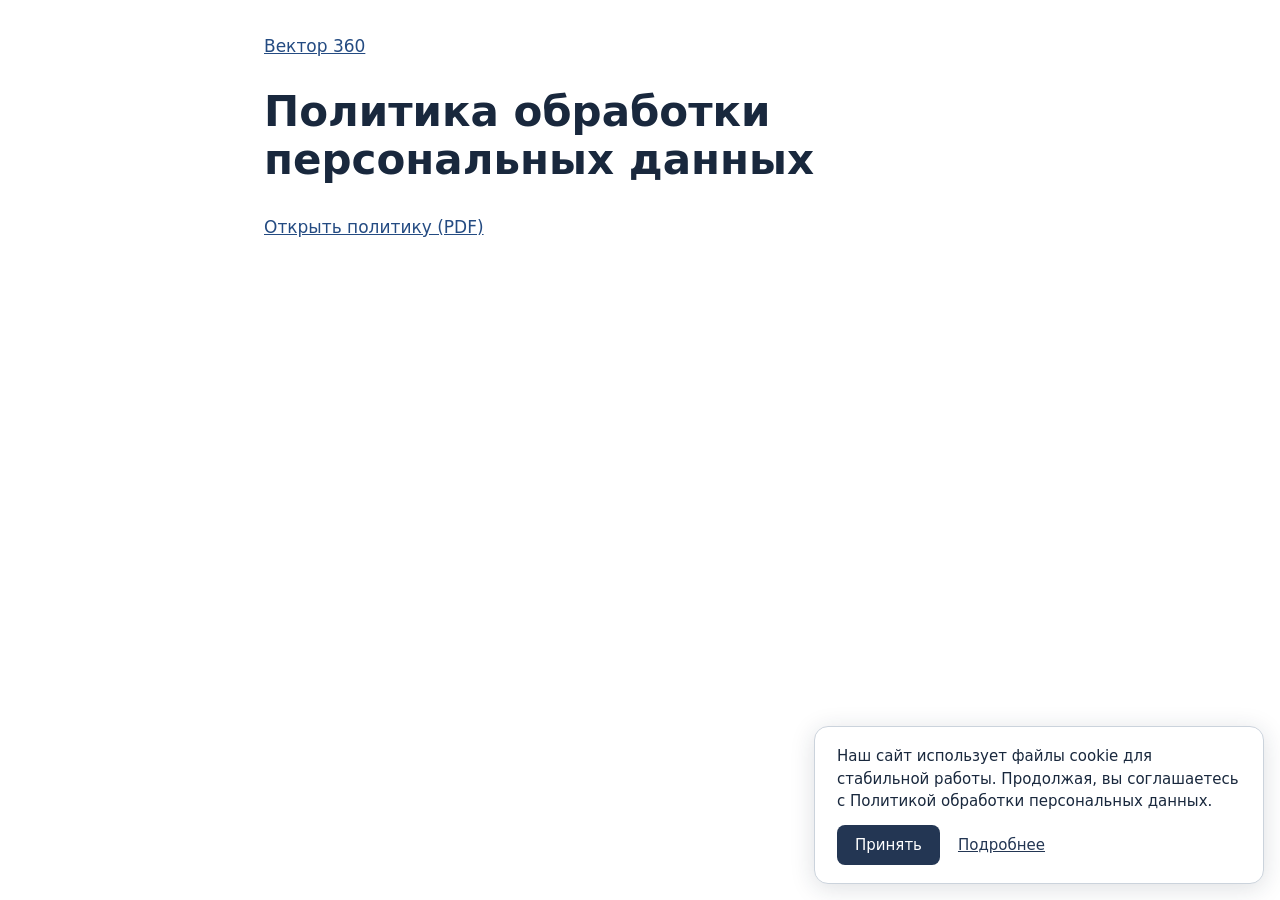
<file: privacy/index.html>
<!doctype html><html lang="ru"><head><meta charset="utf-8"><meta name="viewport" content="width=device-width, initial-scale=1"><title>Политика конфиденциальности | Вектор 360</title><link rel="icon" href="/favicon.svg?v=2"><style>*{box-sizing:border-box}body{margin:0;color:#19283d;font:17px/1.65 system-ui,sans-serif}main{max-width:800px;margin:auto;padding:32px 24px 64px}h1{font-size:clamp(28px,5vw,42px);line-height:1.15}h2{font-size:22px;line-height:1.3;margin:28px 0 8px}p{margin:8px 0}a{color:#244b82}</style><link rel="stylesheet" href="../cookie-notice.css">
<script defer src="../cookie-notice.js"></script>
</head><body><!-- Yandex.Metrika counter -->
<script type="text/javascript">
    (function(m,e,t,r,i,k,a){
        m[i]=m[i]||function(){(m[i].a=m[i].a||[]).push(arguments)};
        m[i].l=1*new Date();
        for (var j = 0; j < document.scripts.length; j++) {if (document.scripts[j].src === r) { return; }}
        k=e.createElement(t),a=e.getElementsByTagName(t)[0],k.async=1,k.src=r,a.parentNode.insertBefore(k,a)
    })(window, document,'script','https://mc.yandex.ru/metrika/tag.js?id=114577757', 'ym');

    ym(114577757, 'init', {ssr:true, webvisor:true, clickmap:true, ecommerce:"dataLayer", referrer: document.referrer, url: location.href, accurateTrackBounce:true, trackLinks:true});
</script>
<noscript><div><img src="https://mc.yandex.ru/watch/114577757" style="position:absolute; left:-9999px;" alt="" /></div></noscript>
<!-- /Yandex.Metrika counter --><main><a href="/">Вектор 360</a><h1>Политика обработки персональных данных</h1><p><a href="/files/privacy-policy.pdf">Открыть политику (PDF)</a></p></main></body></html>
</file>
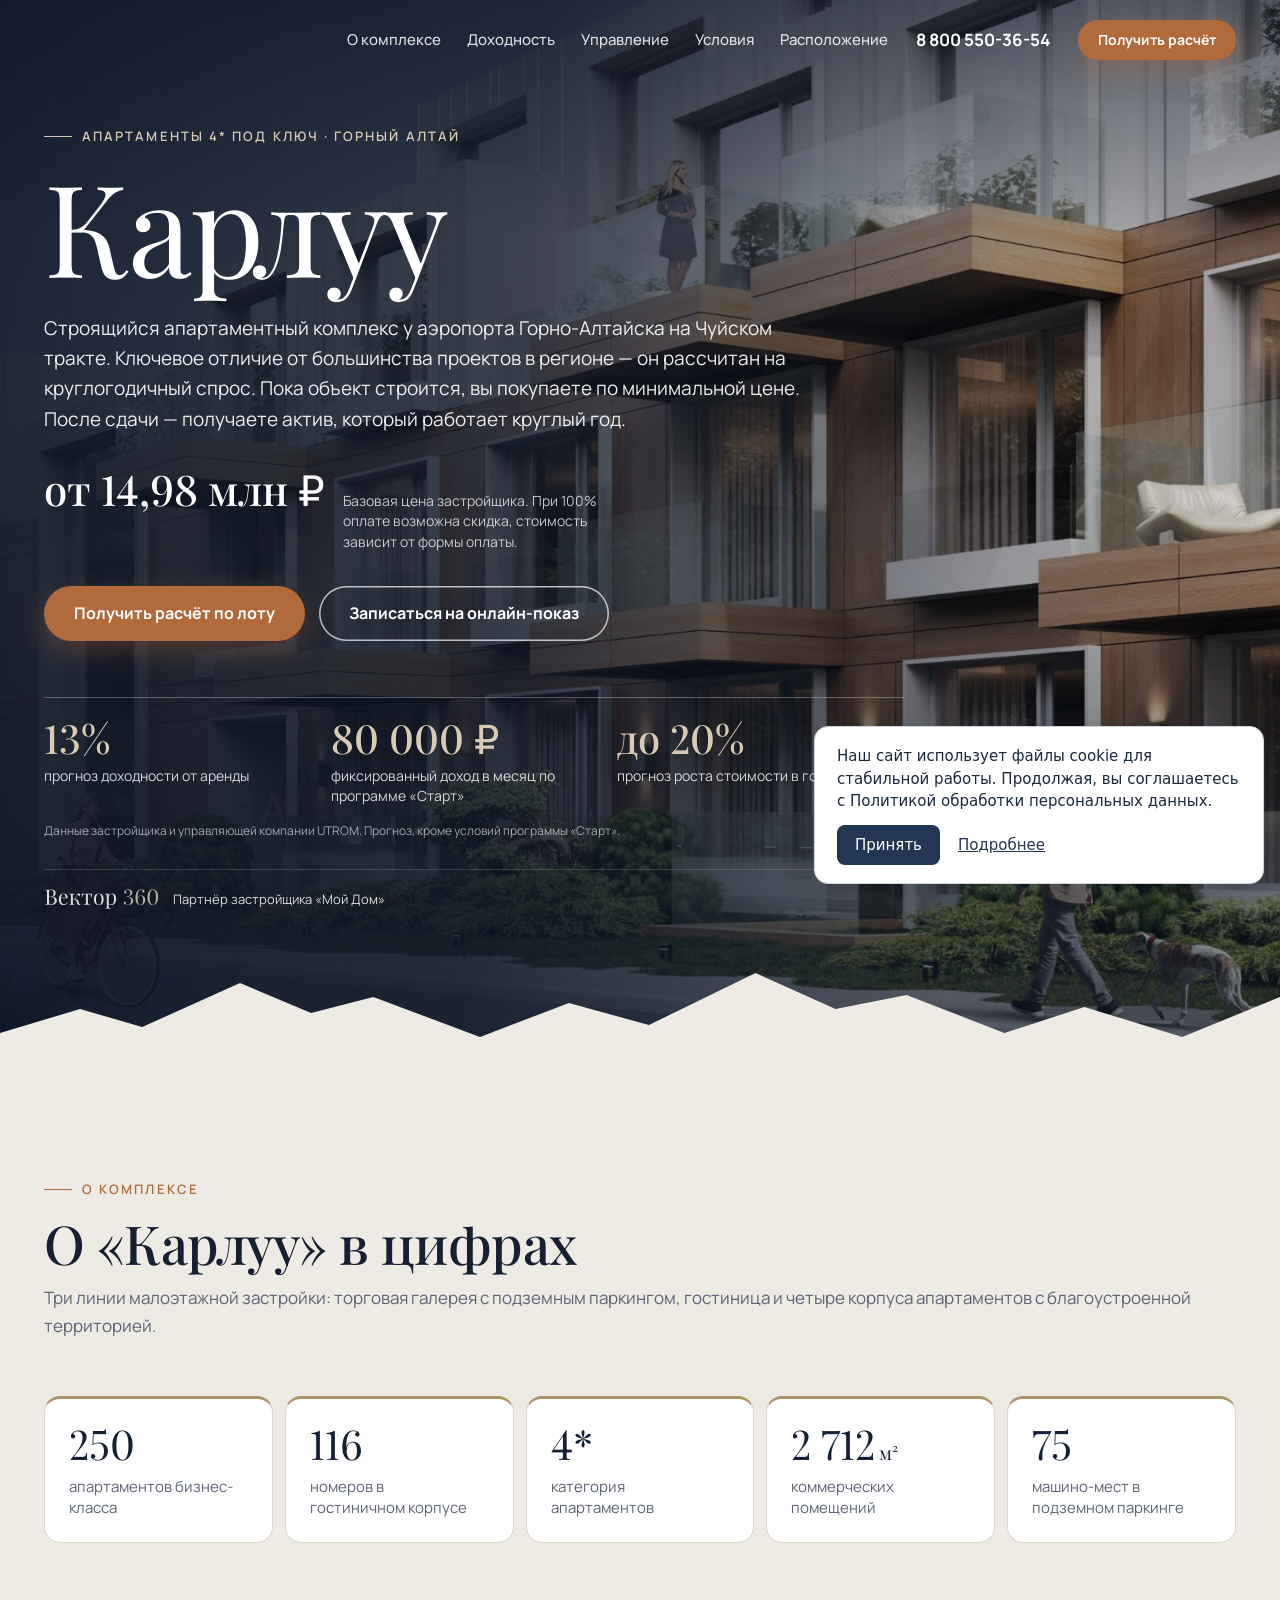
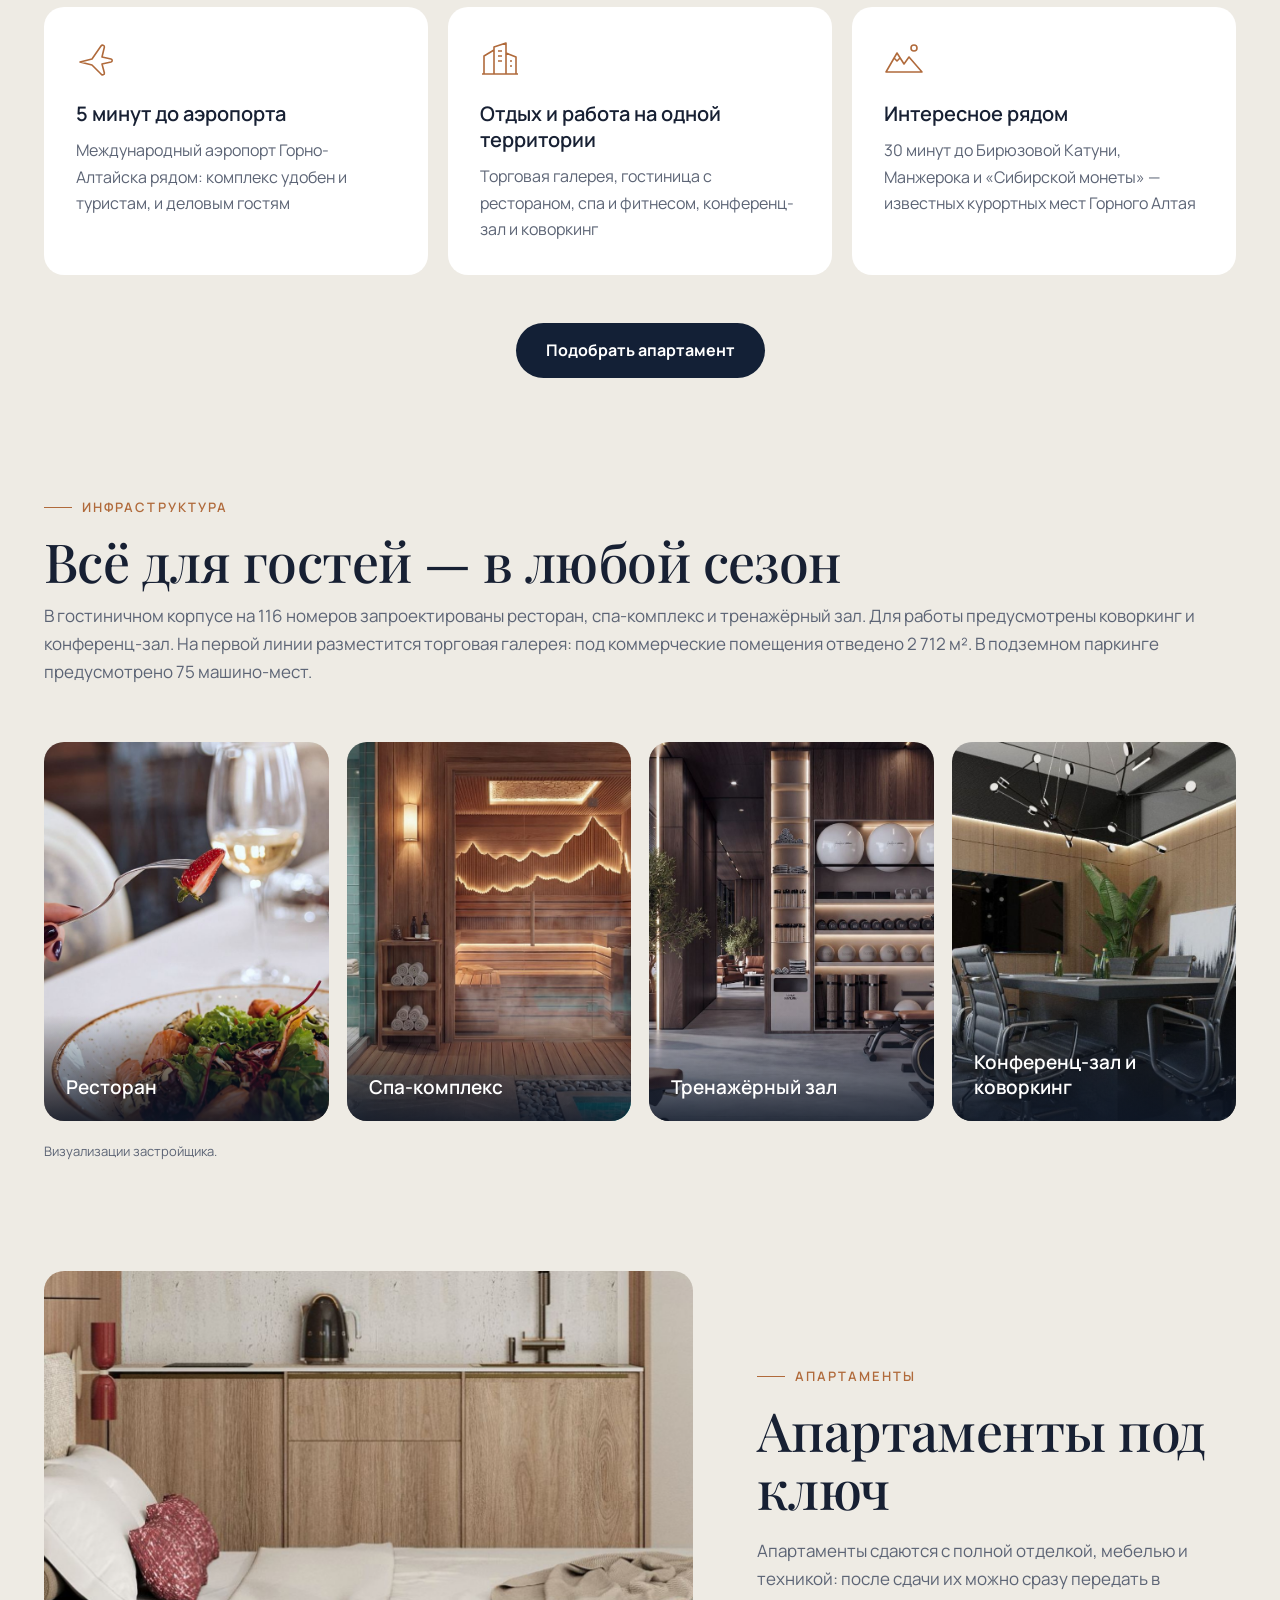
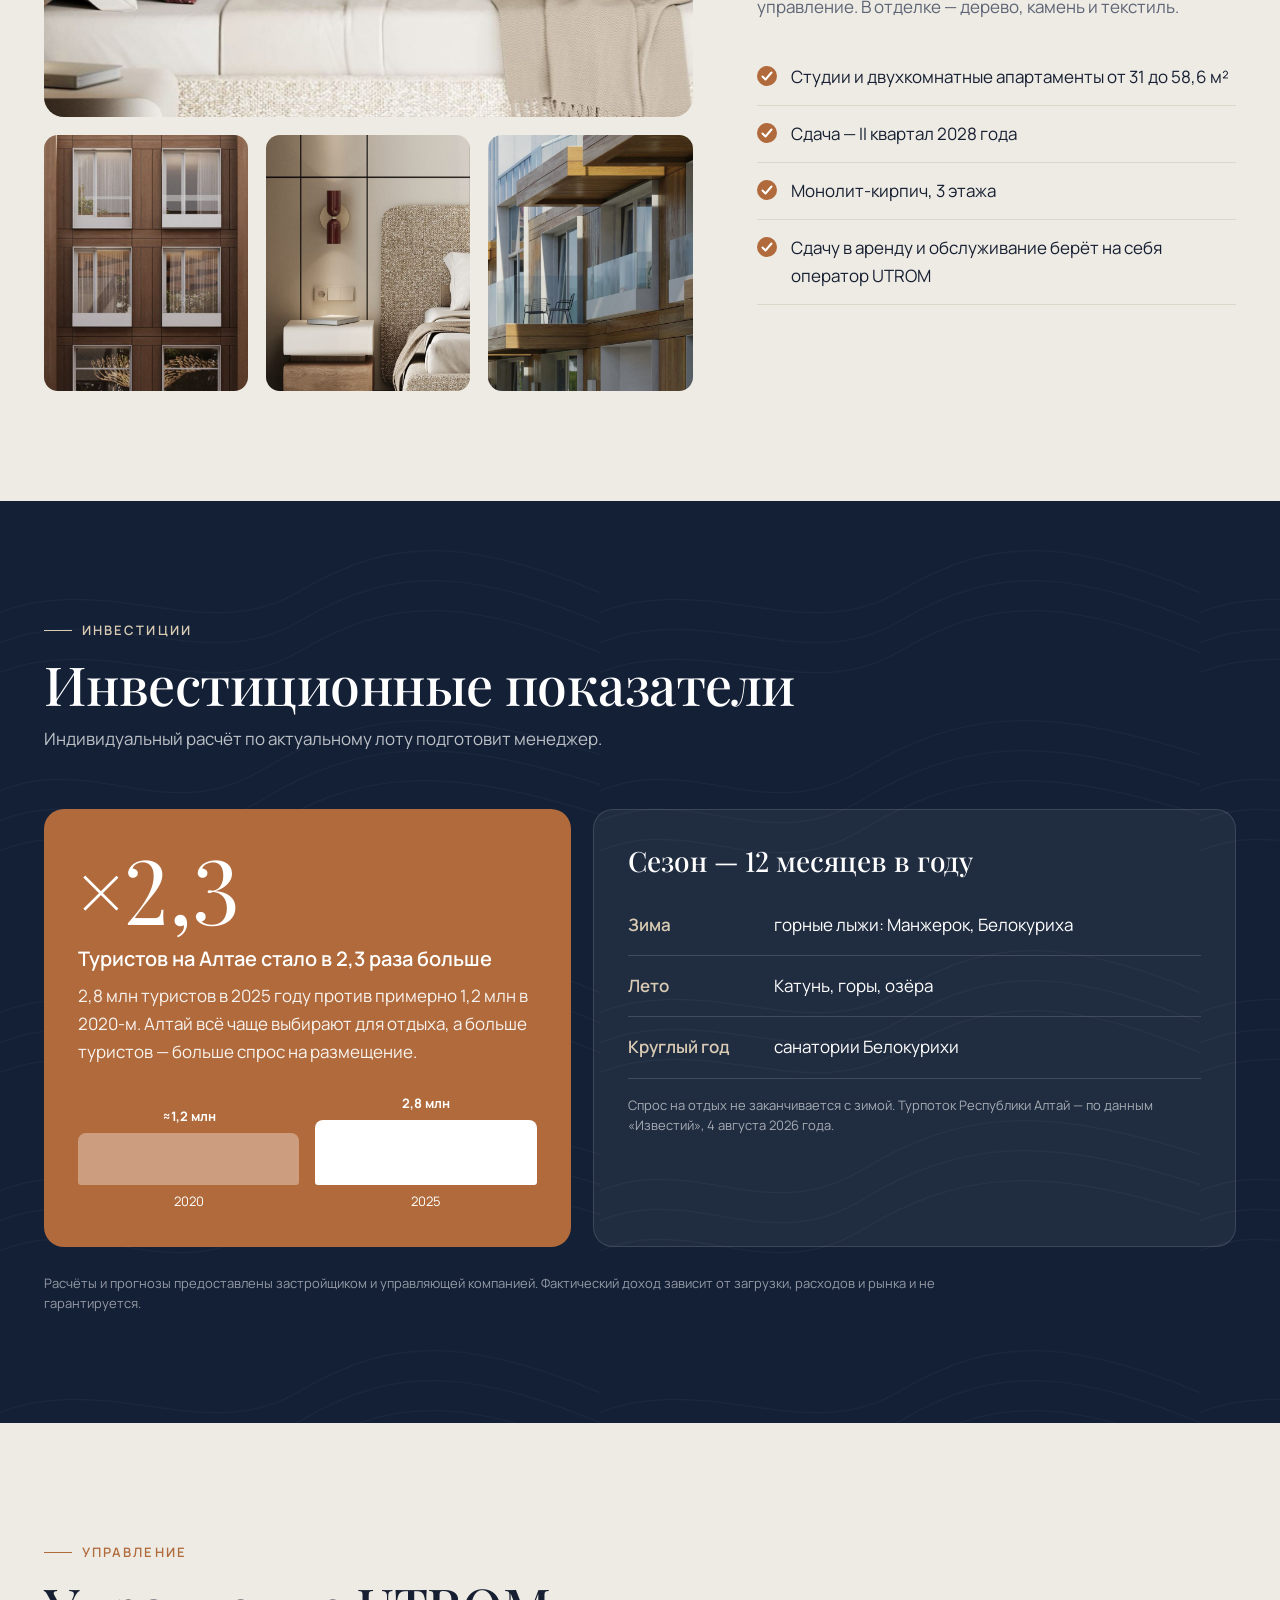
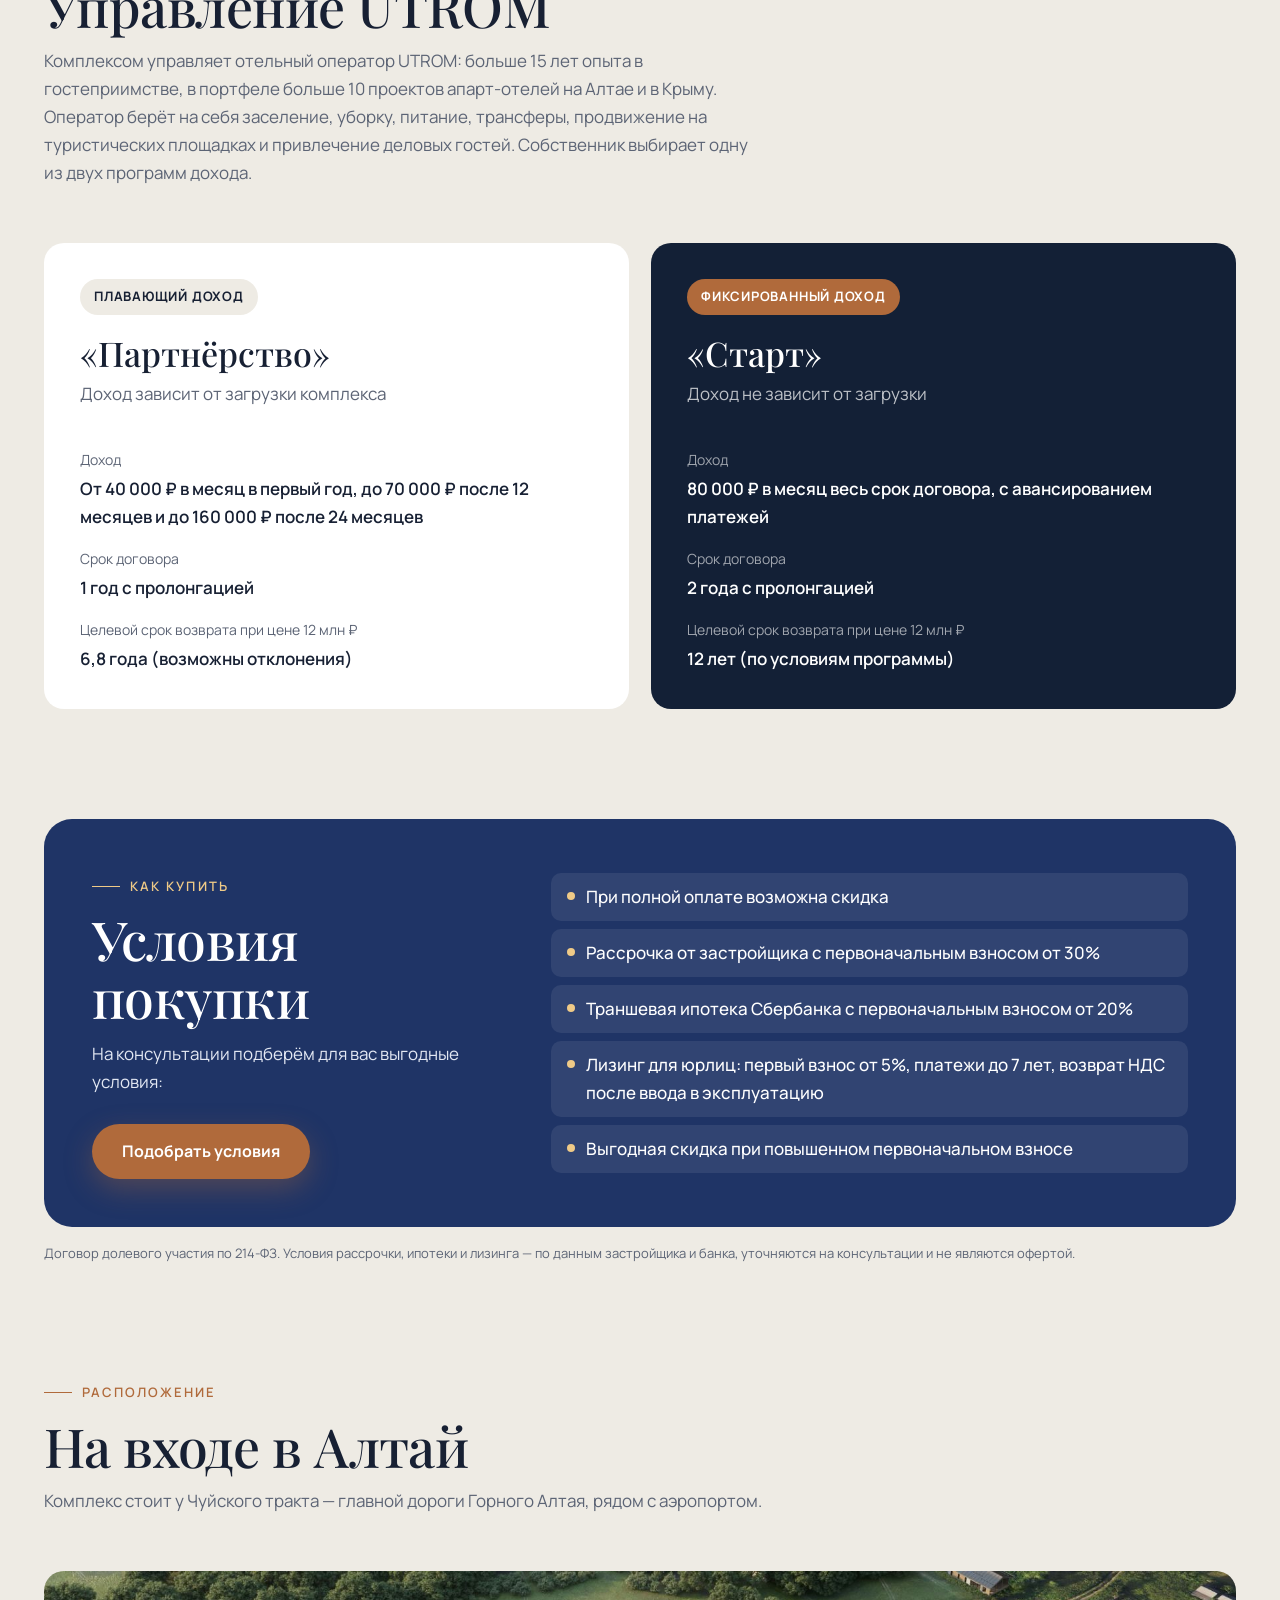
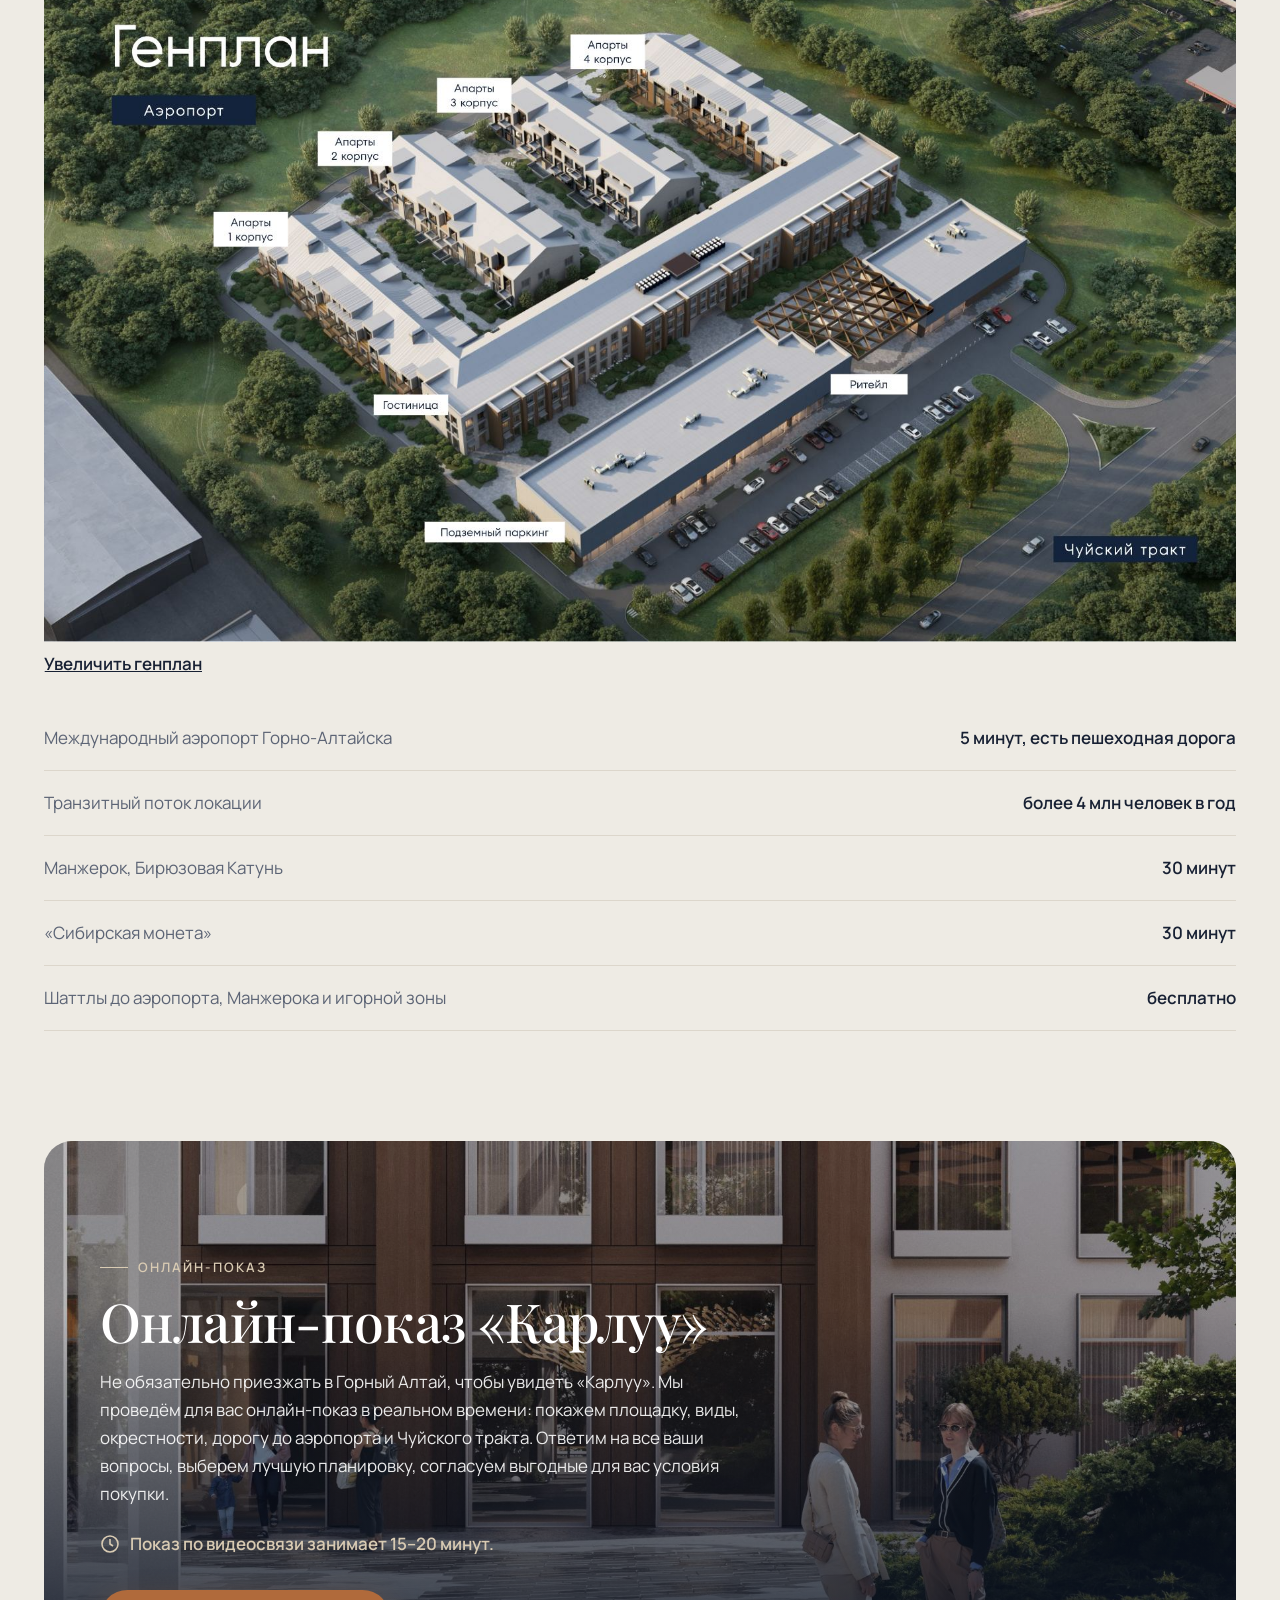
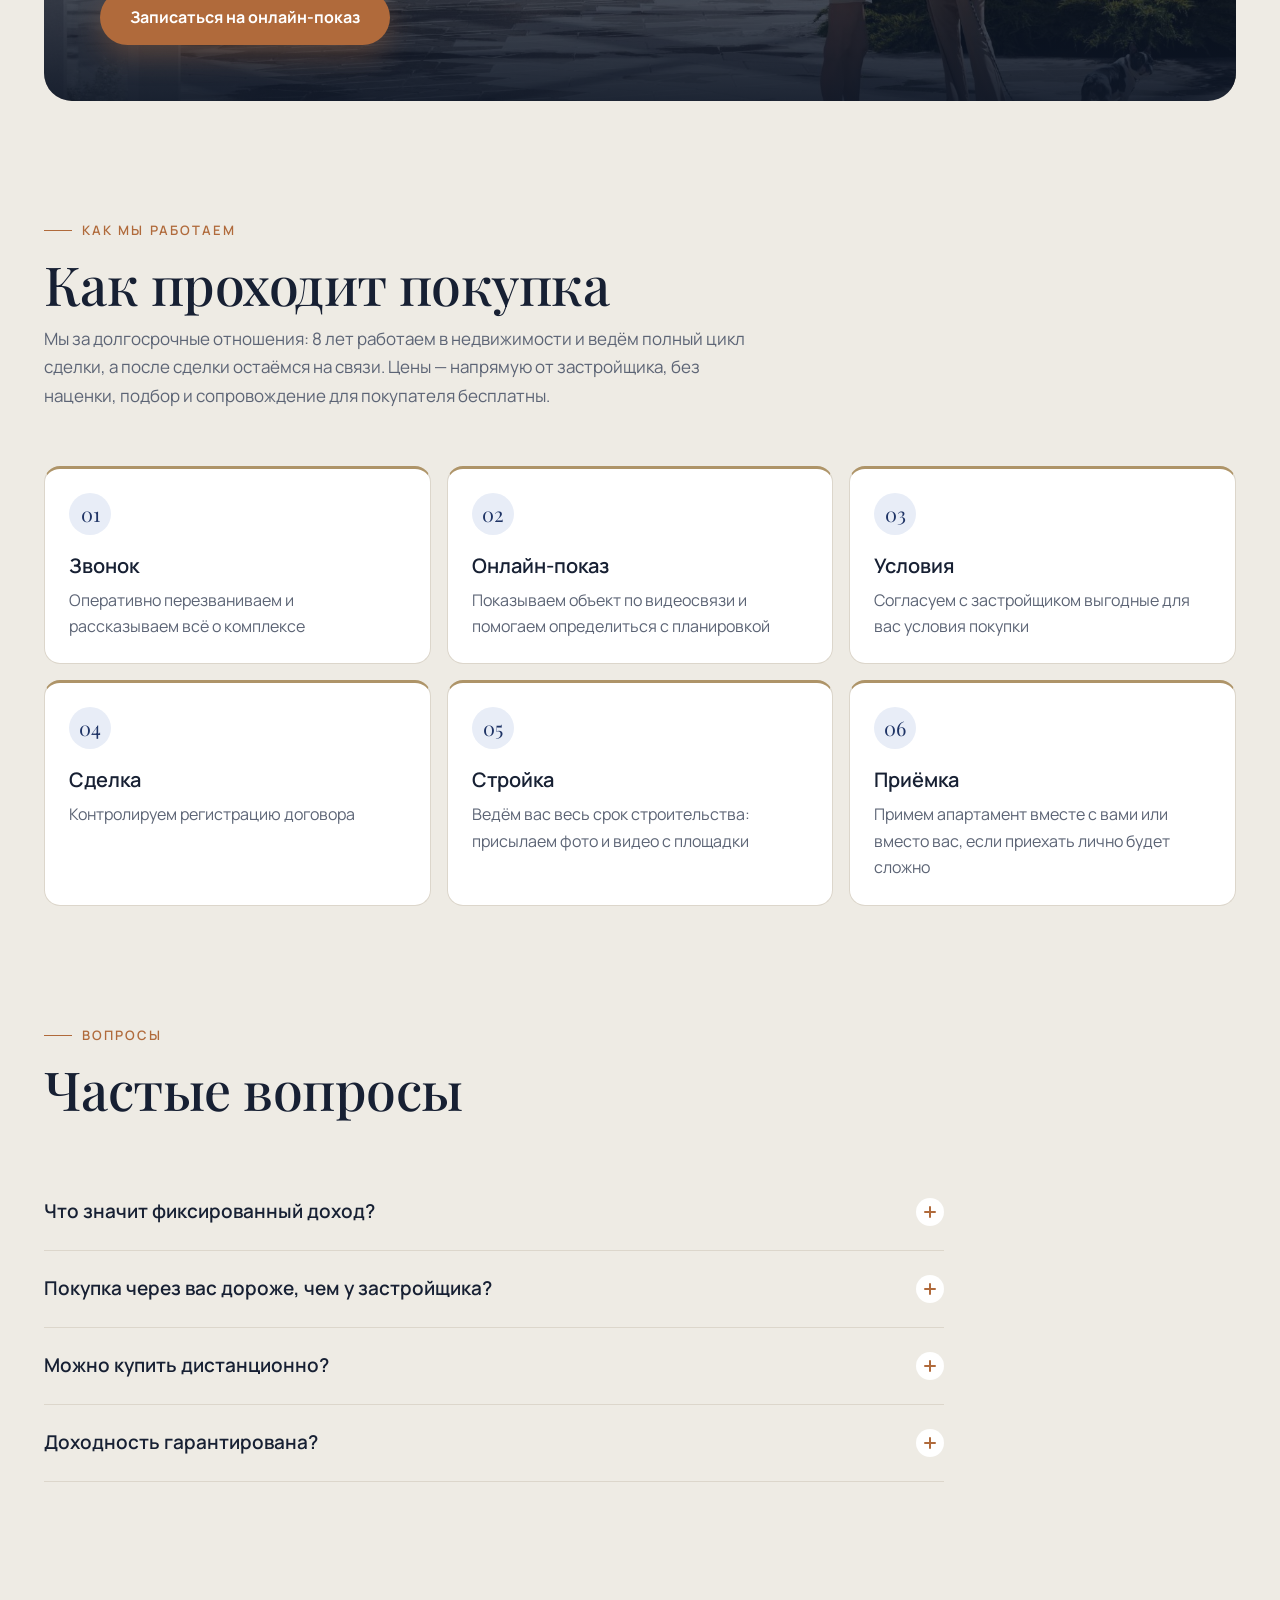
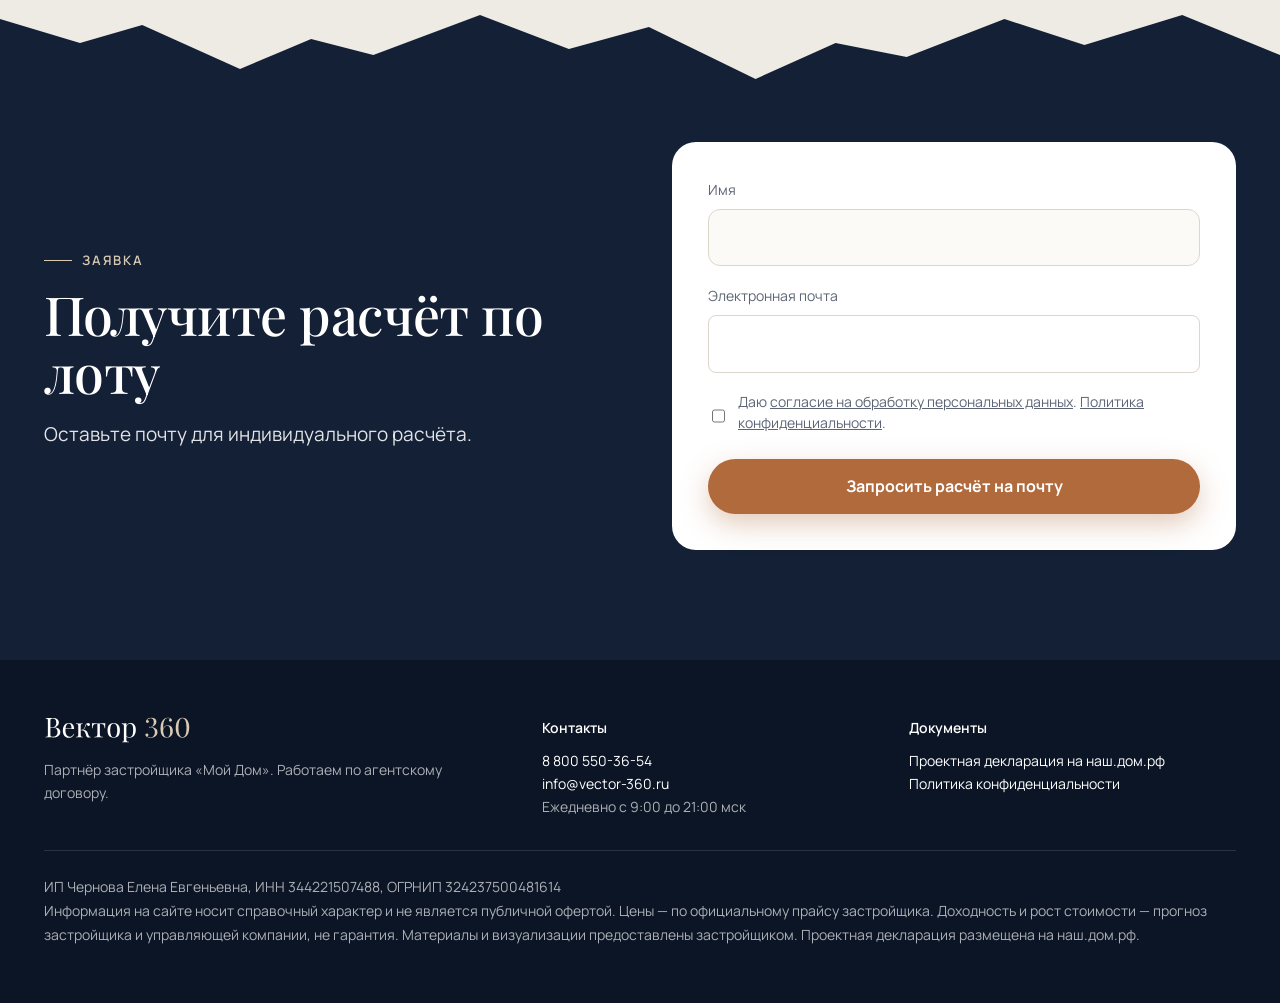
<file: design/karluu/index.html>
<!DOCTYPE html>
<html lang="ru">
<head>
<meta charset="utf-8">
<meta name="viewport" content="width=device-width, initial-scale=1">
<title>«Карлуу» — апартаменты 4* у аэропорта Горно-Алтайска | Вектор 360</title>
<link rel="icon" type="image/svg+xml" href="../../favicon.svg?v=2">
<script src="../../lead.js?v=3" defer></script>
<meta name="description" content="Строящийся апартаментный комплекс 4* у аэропорта Горно-Алтайска на Чуйском тракте. Апартаменты под ключ с управлением UTROM. Онлайн-показ и расчёт доходности.">
<meta name="robots" content="noindex, nofollow">
<link rel="preconnect" href="https://fonts.googleapis.com">
<link rel="preconnect" href="https://fonts.gstatic.com" crossorigin>
<link href="https://fonts.googleapis.com/css2?family=Playfair+Display:wght@400;500;600&family=Manrope:wght@400;500;600;700&display=swap" rel="stylesheet">
<style>
:root{
  --night:#132036;--night-2:#1C2D4B;--stone:#EEEBE4;--paper:#FFFFFF;--sand:#D9CBB3;--copper:#B06A3B;--copper-2:#C98352;
  --ink:#172033;--soft:#5C6475;--line:#DCD6CB;--r:20px;
  --serif:"Playfair Display",Georgia,serif;--sans:"Manrope","Segoe UI",Arial,sans-serif;
}
*{box-sizing:border-box;font-variant-numeric:lining-nums!important}
html{scroll-behavior:smooth;scroll-padding-top:84px}
@media (prefers-reduced-motion:reduce){html{scroll-behavior:auto}*{transition:none!important;animation:none!important}}
body{margin:0;background:var(--stone);color:var(--ink);font:400 17px/1.65 var(--sans);-webkit-font-smoothing:antialiased;font-variant-numeric:lining-nums}
img,svg,video{display:block;max-width:100%}
a{color:inherit}
h1,h2,h3{margin:0;font-weight:500}
h2{font:500 clamp(32px,4.2vw,54px)/1.08 var(--serif);letter-spacing:-.01em}
h3{font:600 20px/1.3 var(--sans)}
p{margin:0}
:focus-visible{outline:3px solid var(--copper-2);outline-offset:3px}
.wrap{max-width:1240px;margin:0 auto;padding:0 24px}
.section{padding:110px 0}
.kicker{display:inline-flex;align-items:center;gap:10px;font:600 13px/1 var(--sans);letter-spacing:.16em;text-transform:uppercase;color:var(--copper)}
.kicker::before{content:"";width:28px;height:1px;background:currentColor}
.head{display:grid;grid-template-columns:1.1fr .9fr;gap:48px;align-items:end;margin-bottom:56px}
.head h2{margin-top:16px}
.head p{color:var(--soft)}
@media (max-width:900px){.head{grid-template-columns:1fr;gap:18px;margin-bottom:36px}.section{padding:76px 0}}
.btn{display:inline-flex;align-items:center;justify-content:center;gap:10px;font:700 16px/1.2 var(--sans);padding:18px 30px;border-radius:999px;border:0;cursor:pointer;text-decoration:none;transition:background .2s,transform .2s,box-shadow .2s;text-align:center}
.btn-copper{background:var(--copper);color:#fff;box-shadow:0 10px 28px rgba(176,106,59,.35)}
.btn-copper:hover{background:var(--copper-2);transform:translateY(-1px)}
.btn-ghost{color:#fff;box-shadow:inset 0 0 0 1.5px rgba(255,255,255,.7)}
.btn-ghost:hover{background:rgba(255,255,255,.1)}
.btn-dark{background:var(--night);color:#fff}
.btn-dark:hover{background:var(--night-2)}
.note{font-size:13px;line-height:1.55;color:var(--soft)}

/* header */
.header{position:fixed;inset:0 0 auto;z-index:50;transition:background .3s,box-shadow .3s;color:#fff}
.header .wrap{display:flex;align-items:center;gap:28px;height:80px}
.header .logo{height:30px;width:auto;aspect-ratio:536.7/102.3;color:#fff;--logo-gold:#D9CBB3}
.nav{display:flex;gap:26px;margin-left:auto}
.nav a{text-decoration:none;font-size:15px;font-weight:500;opacity:.85}
.nav a:hover{opacity:1}
.phone{font-weight:700;text-decoration:none;white-space:nowrap}
.header .btn{padding:12px 20px;font-size:14px}
.header.solid{background:rgba(238,235,228,.94);backdrop-filter:blur(10px);color:var(--ink);box-shadow:0 1px 0 var(--line)}
.header.solid .logo{color:var(--ink);--logo-gold:#AE9468}
@media (max-width:1120px){.nav{display:none}.phone{margin-left:auto}}
@media (max-width:640px){.header .wrap{height:60px}.header .btn{display:none}.phone{font-size:16px}}

/* hero */
.hero{position:relative;min-height:max(720px,min(100svh,980px));color:#fff;background:var(--night);overflow:hidden;display:flex;flex-direction:column}
.hero-img{position:absolute;inset:0;width:100%;height:100%;object-fit:cover}
.hero::before{content:"";position:absolute;inset:0;z-index:1;background:linear-gradient(95deg,rgba(13,22,38,.92) 0%,rgba(13,22,38,.78) 40%,rgba(13,22,38,.25) 75%,rgba(13,22,38,.1) 100%),linear-gradient(0deg,rgba(13,22,38,.6),transparent 45%),linear-gradient(180deg,rgba(13,22,38,.55),transparent 22%)}
.hero .wrap{position:relative;z-index:2;flex:1;display:flex;flex-direction:column;justify-content:center;padding-top:130px;padding-bottom:150px;width:100%}
.hero .kicker{color:var(--sand)}
.hero h1{font:400 clamp(64px,10vw,132px)/.95 var(--serif);letter-spacing:-.02em;margin:22px 0 26px}
.hero .lede{max-width:600px;font-size:19px;line-height:1.6;opacity:.92}
.price{display:flex;align-items:baseline;gap:18px;flex-wrap:wrap;margin-top:34px}
.price b{font:500 clamp(30px,3.4vw,42px)/1 var(--serif)}
.price span{font-size:14px;opacity:.75;max-width:280px;line-height:1.45}
.ctas{display:flex;gap:14px;flex-wrap:wrap;margin-top:34px}
.kpis{display:grid;grid-template-columns:repeat(3,1fr);margin-top:56px;max-width:860px;border-top:1px solid rgba(255,255,255,.28)}
.kpis div{padding:20px 24px 0 0}
.kpis strong{display:block;font:500 clamp(30px,3.2vw,40px)/1 var(--serif);color:var(--sand)}
.kpis span{display:block;font-size:14px;opacity:.82;margin-top:8px;line-height:1.4}
.hero .src{font-size:12px;opacity:.6;margin-top:16px}
.partner{display:flex;align-items:center;gap:14px;flex-wrap:wrap;margin-top:28px;padding-top:18px;border-top:1px solid rgba(255,255,255,.18);max-width:860px;font-size:13px;opacity:.85}
.partner .logo{height:22px;width:auto;aspect-ratio:536.7/102.3;color:#fff;--logo-gold:#D9CBB3}
.ridge{position:absolute;z-index:3;left:0;right:0;bottom:-1px;width:100%;height:90px;color:var(--stone)}
@media (max-width:700px){.kpis{grid-template-columns:1fr}.kpis div{padding:16px 0 0}.hero .wrap{padding-top:110px;padding-bottom:110px}.ridge{height:50px}}

/* numbers */
.nums{display:grid;grid-template-columns:repeat(5,1fr);border-top:1px solid var(--ink)}
.nums div{padding:28px 20px 0 0}
.nums strong{display:block;font:400 clamp(40px,4.4vw,64px)/1 var(--serif);color:var(--night);white-space:nowrap}
.nums strong small{font-size:.45em;margin-left:4px}
.nums span{display:block;color:var(--soft);font-size:15px;line-height:1.4;margin-top:12px;max-width:170px}
@media (max-width:900px){.nums{grid-template-columns:1fr 1fr}.nums div:last-child{grid-column:1/-1}}
.adv{display:grid;grid-template-columns:repeat(3,1fr);gap:20px;margin-top:64px}
.adv article{background:var(--paper);border-radius:var(--r);padding:32px}
.adv svg{width:40px;height:40px;color:var(--copper);margin-bottom:22px}
.adv p{color:var(--soft);margin-top:10px;font-size:16px}
@media (max-width:900px){.adv{grid-template-columns:1fr}}
.center{text-align:center;margin-top:48px}

/* infra */
.infra{display:grid;grid-template-columns:repeat(4,1fr);gap:18px}
.infra figure{position:relative;margin:0;border-radius:var(--r);overflow:hidden;aspect-ratio:3/4;background:var(--night)}
.infra img{width:100%;height:100%;object-fit:cover;transition:transform .6s}
.infra figure:hover img{transform:scale(1.04)}
.infra figcaption{position:absolute;inset:auto 0 0;padding:60px 22px 22px;color:#fff;font:600 19px/1.3 var(--sans);background:linear-gradient(0deg,rgba(13,22,38,.85),transparent)}
@media (max-width:900px){.infra{grid-template-columns:1fr 1fr}}
.infra-note{margin-top:20px}

/* apartments */
.apt{display:grid;grid-template-columns:1.15fr .85fr;gap:64px;align-items:center}
.apt-img{border-radius:var(--r);overflow:hidden;aspect-ratio:16/11}
.apt-img img{width:100%;height:100%;object-fit:cover}
.apt h2{margin:16px 0 20px}
.apt p{color:var(--soft)}
.checks{list-style:none;margin:28px 0 0;padding:0}
.checks li{display:flex;gap:14px;padding:14px 0;border-bottom:1px solid var(--line)}
.checks li::before{content:"";flex:none;width:20px;height:20px;margin-top:3px;border-radius:50%;background:var(--copper) url("data:image/svg+xml,%3Csvg xmlns='http://www.w3.org/2000/svg' viewBox='0 0 20 20'%3E%3Cpath d='M5.5 10.5l3 3 6-7' fill='none' stroke='white' stroke-width='2' stroke-linecap='round' stroke-linejoin='round'/%3E%3C/svg%3E") center/20px no-repeat}
.mats{display:grid;grid-template-columns:repeat(3,1fr);gap:18px;margin-top:18px}
.mats img{border-radius:14px;aspect-ratio:4/5;object-fit:cover;width:100%}
@media (max-width:900px){.apt{grid-template-columns:1fr;gap:32px}}

/* dark invest */
.dark{background:var(--night);color:#fff;position:relative;overflow:hidden}
.dark::before{content:"";position:absolute;inset:0;opacity:.5;background:url("data:image/svg+xml,%3Csvg xmlns='http://www.w3.org/2000/svg' width='600' height='400' viewBox='0 0 600 400'%3E%3Cg fill='none' stroke='%23ffffff' stroke-opacity='.06' stroke-width='1.2'%3E%3Cpath d='M-20 300 C 80 240 160 330 260 270 S 440 200 620 260'/%3E%3Cpath d='M-20 330 C 80 270 160 360 260 300 S 440 230 620 290'/%3E%3Cpath d='M-20 360 C 80 300 160 390 260 330 S 440 260 620 320'/%3E%3Cpath d='M-20 120 C 100 60 200 150 300 90 S 480 40 620 100'/%3E%3Cpath d='M-20 150 C 100 90 200 180 300 120 S 480 70 620 130'/%3E%3Cpath d='M-20 180 C 100 120 200 210 300 150 S 480 100 620 160'/%3E%3C/g%3E%3C/svg%3E")}
.dark .wrap{position:relative}
.dark .kicker{color:var(--sand)}
.dark .head p{color:rgba(255,255,255,.72)}
.inv{display:grid;grid-template-columns:1fr 1fr;gap:22px}
.calc{background:var(--paper);color:var(--ink);border-radius:var(--r);overflow:hidden}
.calc .top{padding:30px 32px;background:linear-gradient(120deg,#22365C,#132036);color:#fff}
.calc .top span{font-size:14px;opacity:.8}
.calc .top strong{display:block;font:500 40px/1.1 var(--serif);margin:8px 0}
.calc .top em{font-style:normal;font-size:14px;opacity:.75}
.rows{padding:10px 32px 26px}
.rows div{display:flex;justify-content:space-between;gap:18px;padding:15px 0;border-bottom:1px solid var(--line)}
.rows div:last-child{border-bottom:0}
.rows span{color:var(--soft)}
.rows b{text-align:right;font-weight:600}
.rows .big b{font:500 24px/1.2 var(--serif);color:var(--copper)}
.chart{background:rgba(255,255,255,.06);border:1px solid rgba(255,255,255,.12);border-radius:var(--r);padding:32px;display:flex;flex-direction:column}
.chart p{opacity:.7;font-size:15px;margin-top:6px}
.bars{display:flex;align-items:flex-end;gap:14px;flex:1;min-height:250px;margin-top:28px}
.bar{flex:1;display:flex;flex-direction:column;align-items:center;justify-content:flex-end;gap:8px;font-size:13px;height:100%}
.bar b{font-weight:600}
.bar i{display:block;width:100%;border-radius:10px 10px 4px 4px;background:#56688C}
.bar.last i{background:linear-gradient(180deg,var(--copper-2),var(--copper))}
.bar span{opacity:.7}
.alt{display:grid;grid-template-columns:.9fr 1.1fr;gap:22px;margin-top:22px}
.alt > div{border-radius:var(--r);padding:34px}
.tour{background:var(--copper);color:#fff}
.tour .big{font:400 clamp(64px,7vw,96px)/1 var(--serif)}
.tour h3{margin:14px 0 10px}
.tour p{opacity:.92}
.tour .tbars{display:flex;gap:16px;align-items:flex-end;height:120px;margin-top:26px}
.tour .tbars div{flex:1;display:flex;flex-direction:column;justify-content:flex-end;align-items:center;gap:6px;font-size:13px;height:100%}
.tour .tbars i{display:block;width:100%;border-radius:8px 8px 3px 3px;background:rgba(255,255,255,.35)}
.tour .tbars div:last-child i{background:#fff}
.season{background:rgba(255,255,255,.06);border:1px solid rgba(255,255,255,.12)}
.season h3{font:500 28px/1.2 var(--serif);margin-bottom:18px}
.season ul{list-style:none;margin:0;padding:0}
.season li{display:grid;grid-template-columns:130px 1fr;gap:16px;padding:16px 0;border-bottom:1px solid rgba(255,255,255,.14)}
.season li b{color:var(--sand);font-weight:600}
.season .note{color:rgba(255,255,255,.6);margin-top:16px}
.dark .disc{color:rgba(255,255,255,.55);margin-top:26px;max-width:900px}
@media (max-width:900px){.inv,.alt{grid-template-columns:1fr}.season li{grid-template-columns:1fr;gap:2px}}

/* manage */
.progs{display:grid;grid-template-columns:1fr 1fr;gap:22px}
.prog{background:var(--paper);border-radius:var(--r);padding:36px;display:flex;flex-direction:column}
.prog.feat{background:var(--night);color:#fff}
.prog .tag{align-self:flex-start;font-size:13px;font-weight:700;letter-spacing:.06em;text-transform:uppercase;padding:7px 14px;border-radius:999px;background:var(--stone);color:var(--ink)}
.prog.feat .tag{background:var(--copper);color:#fff}
.prog h3{font:500 34px/1.1 var(--serif);margin:20px 0 8px}
.prog > p{color:var(--soft)}
.prog.feat > p{color:rgba(255,255,255,.72)}
.prog dl{margin:24px 0 0}
.prog dt{font-size:14px;color:var(--soft);margin-top:16px}
.prog.feat dt{color:rgba(255,255,255,.6)}
.prog dd{margin:4px 0 0;font-weight:600}
@media (max-width:900px){.progs{grid-template-columns:1fr}}

/* terms */
.terms{background:var(--paper);border-radius:28px;padding:56px;display:grid;grid-template-columns:1fr 1fr;gap:48px;align-items:center;position:relative;overflow:hidden}
.terms h2{margin:14px 0 14px}
.terms > div > p{color:var(--soft)}
.tlist{list-style:none;margin:0;padding:0}
.tlist li{display:flex;gap:16px;align-items:flex-start;padding:16px 0;border-bottom:1px solid var(--line);font-weight:500}
.tlist li:last-child{border-bottom:0}
.tlist li::before{content:"";flex:none;width:10px;height:10px;margin-top:9px;background:var(--copper);transform:rotate(45deg)}
.terms-note{margin-top:16px}
@media (max-width:900px){.terms{grid-template-columns:1fr;padding:32px 24px;gap:24px}}

/* location */
.loc{display:grid;grid-template-columns:1.2fr .8fr;gap:56px;align-items:center}
.loc-img{border-radius:var(--r);overflow:hidden}
.loc ul{list-style:none;margin:0;padding:0}
.loc li{display:flex;justify-content:space-between;gap:18px;padding:18px 0;border-bottom:1px solid var(--line)}
.loc li span{color:var(--soft)}
.loc li b{text-align:right;font-weight:600}
@media (max-width:900px){.loc{grid-template-columns:1fr;gap:28px}}

/* show */
.show{position:relative;border-radius:28px;overflow:hidden;min-height:560px;display:flex;align-items:flex-end;color:#fff}
.show img{position:absolute;inset:0;width:100%;height:100%;object-fit:cover}
.show::before{content:"";position:absolute;inset:0;z-index:1;background:linear-gradient(0deg,rgba(13,22,38,.92),rgba(13,22,38,.25) 70%)}
.show-body{position:relative;z-index:2;padding:56px;max-width:760px}
.show h2{margin:16px 0 18px}
.show p{opacity:.9}
.show .time{display:inline-flex;align-items:center;gap:10px;margin-top:22px;font-weight:600;color:var(--sand)}
@media (max-width:700px){.show{min-height:620px}.show-body{padding:28px 22px}}

/* steps */
.steps{list-style:none;margin:0;padding:0;display:grid;grid-template-columns:repeat(3,1fr);gap:20px;counter-reset:s}
.steps li{counter-increment:s;background:var(--paper);border-radius:var(--r);padding:30px}
.steps li::before{content:"0" counter(s);display:block;font:400 44px/1 var(--serif);color:var(--copper);margin-bottom:18px}
.steps p{color:var(--soft);font-size:16px;margin-top:8px}
@media (max-width:900px){.steps{grid-template-columns:1fr 1fr}}
@media (max-width:560px){.steps{grid-template-columns:1fr}}

/* faq */
.faq{max-width:900px}
details{border-bottom:1px solid var(--line);padding:24px 0}
summary{cursor:pointer;list-style:none;display:flex;justify-content:space-between;gap:24px;font:600 19px/1.4 var(--sans)}
summary::-webkit-details-marker{display:none}
summary::after{content:"";flex:none;width:28px;height:28px;border-radius:50%;background:var(--paper) url("data:image/svg+xml,%3Csvg xmlns='http://www.w3.org/2000/svg' viewBox='0 0 28 28'%3E%3Cpath d='M9 14h10M14 9v10' stroke='%23B06A3B' stroke-width='2' stroke-linecap='round'/%3E%3C/svg%3E") center/28px no-repeat;transition:transform .2s}
details[open] summary::after{transform:rotate(45deg)}
details p{margin-top:12px;color:var(--soft);max-width:760px}

/* lead */
.lead{background:var(--night);color:#fff;position:relative;overflow:hidden}
.lead .ridge-top{position:absolute;left:0;right:0;top:-1px;width:100%;height:90px;color:var(--stone);transform:scaleY(-1)}
.lead .wrap{display:grid;grid-template-columns:1fr 1fr;gap:64px;align-items:center;padding-top:150px;padding-bottom:110px}
.lead h2{margin:16px 0 18px}
.lead .kicker{color:var(--sand)}
.lead p.l{font-size:19px;opacity:.88;max-width:480px}
.lead ul{list-style:none;margin:28px 0 0;padding:0}
.lead ul li{display:flex;gap:12px;align-items:center;padding:8px 0;opacity:.9}
.lead ul li::before{content:"";width:8px;height:8px;background:var(--copper-2);transform:rotate(45deg)}
.form{background:var(--paper);color:var(--ink);border-radius:24px;padding:36px;display:grid;gap:18px}
.form label > span{display:block;font-size:14px;color:var(--soft);margin-bottom:8px}
.form input[type=text],.form input[type=tel]{width:100%;font:500 17px var(--sans);padding:16px 18px;border-radius:12px;border:1.5px solid var(--line);background:#FBFAF7}
.form input:focus{border-color:var(--copper);outline:none}
.consent{display:flex;gap:10px;font-size:13px;color:var(--soft);line-height:1.5}
.consent input{margin-top:3px;accent-color:var(--copper)}
.err{color:#A12B1F;font-size:14px}
.form .btn{width:100%}
.done{display:none;text-align:center;padding:28px 0}
.done h3{font:500 30px/1.2 var(--serif);margin-bottom:10px}
.form.sent .fields{display:none}
.form.sent .done{display:block}
.fields{display:grid;gap:18px}
@media (max-width:900px){.lead .wrap{grid-template-columns:1fr;gap:36px;padding-top:110px}.form{padding:26px 20px}}

/* footer */
footer{background:#0C1526;color:rgba(255,255,255,.66);font-size:14px;padding:56px 0 110px}
footer .cols{display:grid;grid-template-columns:1.4fr 1fr 1fr;gap:40px;margin-bottom:32px}
footer .logo{height:28px;width:auto;aspect-ratio:536.7/102.3;color:#fff;--logo-gold:#D9CBB3}
footer b{color:#fff;font-weight:600}
footer a{color:#fff;text-decoration:none}
footer .legal{border-top:1px solid rgba(255,255,255,.12);padding-top:24px;line-height:1.7}
@media (max-width:860px){footer .cols{grid-template-columns:1fr}}
@media (min-width:861px){footer{padding-bottom:56px}}

/* mobile sticky CTA */
.mbar{position:fixed;left:12px;right:12px;bottom:12px;z-index:60;display:none;gap:10px;padding:10px;border-radius:18px;background:rgba(19,32,54,.94);backdrop-filter:blur(10px);box-shadow:0 12px 30px rgba(0,0,0,.3);transition:transform .3s}
.mbar a{flex:1;padding:14px 10px;font-size:15px}
.mbar .call{background:rgba(255,255,255,.12);color:#fff}
.mbar.hide{transform:translateY(140%)}
@media (max-width:860px){.mbar{display:flex}}
</style>
<link rel="stylesheet" href="../../inquiry.css?v=2">
<link rel="stylesheet" href="../../cookie-notice.css">
<script defer src="../../cookie-notice.js"></script>
</head>
<body data-theme="karluu">
<!-- Yandex.Metrika counter -->
<script type="text/javascript">
    (function(m,e,t,r,i,k,a){
        m[i]=m[i]||function(){(m[i].a=m[i].a||[]).push(arguments)};
        m[i].l=1*new Date();
        for (var j = 0; j < document.scripts.length; j++) {if (document.scripts[j].src === r) { return; }}
        k=e.createElement(t),a=e.getElementsByTagName(t)[0],k.async=1,k.src=r,a.parentNode.insertBefore(k,a)
    })(window, document,'script','https://mc.yandex.ru/metrika/tag.js?id=114577757', 'ym');

    ym(114577757, 'init', {ssr:true, webvisor:true, clickmap:true, ecommerce:"dataLayer", referrer: document.referrer, url: location.href, accurateTrackBounce:true, trackLinks:true});
</script>
<noscript><div><img src="https://mc.yandex.ru/watch/114577757" style="position:absolute; left:-9999px;" alt="" /></div></noscript>
<!-- /Yandex.Metrika counter -->
<svg width="0" height="0" style="position:absolute" aria-hidden="true"><symbol id="logo-classic" viewBox="-1.8 21.8 536.7 102.3"><path fill="currentColor" d="M4.20 31.20L4.20 29.20Q6.30 29.30 9.70 29.40Q13.10 29.50 16.40 29.50L16.40 29.50Q21.10 29.50 25.40 29.40Q29.70 29.30 31.50 29.30L31.50 29.30Q42 29.30 47.30 33.70Q52.60 38.10 52.60 45L52.60 45Q52.60 48.50 51.15 51.85Q49.70 55.20 46.35 57.95Q43 60.70 37.40 62.40L37.40 62.40L37.40 62.60Q45.30 63.60 49.75 66.35Q54.20 69.10 56 72.80Q57.80 76.50 57.80 80.60L57.80 80.60Q57.80 86.30 54.95 90.65Q52.10 95 46.70 97.50Q41.30 100 33.80 100L33.80 100Q31.60 100 27.20 99.85Q22.80 99.70 16.60 99.70L16.60 99.70Q13.10 99.70 9.70 99.75Q6.30 99.80 4.20 100L4.20 100L4.20 98Q7.60 97.80 9.35 97.20Q11.10 96.60 11.70 94.80Q12.30 93 12.30 89.40L12.30 89.40L12.30 39.80Q12.30 36.10 11.70 34.35Q11.10 32.60 9.35 31.95Q7.60 31.30 4.20 31.20L4.20 31.20ZM30 64.10L21.60 64.10L21.60 89.40Q21.60 92.90 22.20 94.70Q22.80 96.50 24.40 97.10Q26 97.70 29.10 97.70L29.10 97.70Q38.90 97.70 43.35 93.15Q47.80 88.60 47.80 80.20L47.80 80.20Q47.80 72.50 43.65 68.30Q39.50 64.10 30 64.10L30 64.10ZM29 31.20L29 31.20Q24.40 31.20 23 32.90Q21.60 34.60 21.60 39.80L21.60 39.80L21.60 62.40L28.30 62.40Q34.20 62.40 37.40 60.15Q40.60 57.90 41.80 54.15Q43 50.40 43 46.10L43 46.10Q43 38.70 39.75 34.95Q36.50 31.20 29 31.20ZM89.50 47.10L89.50 47.10Q98.30 47.10 103.25 52.45Q108.20 57.80 108.20 69.10L108.20 69.10L76.90 69.10Q76.80 70.40 76.70 71.90L76.70 71.90Q76.60 73.70 76.60 75.50L76.60 75.50Q76.60 82.30 78.80 87.20Q81 92.10 84.55 94.65Q88.10 97.20 91.90 97.20L91.90 97.20Q94.90 97.20 97.60 96.25Q100.30 95.30 102.60 93.10Q104.90 90.90 106.60 87.20L106.60 87.20L108.60 88Q107.50 91.30 105 94.40Q102.50 97.50 98.70 99.45Q94.90 101.40 89.90 101.40L89.90 101.40Q82.70 101.40 77.55 98.10Q72.40 94.80 69.65 88.95Q66.90 83.10 66.90 75.50L66.90 75.50Q66.90 66.70 69.70 60.35Q72.50 54 77.60 50.55Q82.70 47.10 89.50 47.10ZM76.80 67.20L76.80 67.20L98.60 67.20Q98.80 62.30 97.80 58.15Q96.80 54 94.65 51.50Q92.50 49 89.10 49L89.10 49Q84.50 49 81 53.60L81 53.60Q77.60 58 76.80 67.20ZM159.80 47.10L159.80 47.10Q163.30 47.10 164.75 48.80Q166.20 50.50 166.20 52.60L166.20 52.60Q166.20 54.80 164.80 56.35Q163.40 57.90 160.90 57.90L160.90 57.90Q159.10 57.90 157.80 57.10Q156.50 56.30 155.80 54.85Q155.10 53.40 155.10 51.50L155.10 51.50L155.10 50.80Q154 51.30 153.15 52.60Q152.30 53.90 151.40 56.10Q150.50 58.30 149.30 61.50L149.30 61.50Q148.30 64.20 147 66.70Q145.70 69.20 143.40 70.90L143.40 70.90Q142.20 71.80 140.40 72.40L140.40 72.40Q144.90 72.50 148.60 73.70L148.60 73.70Q153.10 75.20 155.70 79.30L155.70 79.30Q157.40 81.90 158.55 85.70Q159.70 89.50 161 92.40L161 92.40Q162.10 94.90 163.55 96.25Q165 97.60 168.10 97.90L168.10 97.90L168.10 100Q166.50 100.30 164.90 100.50Q163.30 100.70 161.90 100.70L161.90 100.70Q157.40 100.70 155.30 98.55Q153.20 96.40 152.10 92.70L152.10 92.70Q151.60 91 150.90 88.55Q150.20 86.10 149.20 83.55Q148.20 81 146.80 79.10L146.80 79.10Q144.60 76 141.10 75L141.10 75Q137.70 74.10 132.40 74.30L132.40 74.30L132.40 90.70Q132.40 94.90 133.90 96.40Q135.40 97.90 139 97.90L139 97.90L139 100Q137.40 99.90 134.20 99.75Q131 99.60 127.70 99.60Q124.40 99.60 120.95 99.75Q117.50 99.90 115.80 100L115.80 100L115.80 97.90Q119.90 97.90 121.65 96.40Q123.40 94.90 123.40 90.70L123.40 90.70L123.40 57.90Q123.40 53.70 121.65 52.20Q119.90 50.70 115.80 50.70L115.80 50.70L115.80 48.60Q117.50 48.70 120.95 48.85Q124.40 49 127.70 49Q131 49 134.20 48.85Q137.40 48.70 139 48.60L139 48.60L139 50.70Q135.40 50.70 133.90 52.20Q132.40 53.70 132.40 57.90L132.40 57.90L132.40 72.60Q137.60 72.20 140.50 70.70L140.50 70.70Q143.50 69.20 145.10 66.40Q146.70 63.60 148 59.80L148 59.80Q149 57 150.20 54.05Q151.40 51.10 153.65 49.10Q155.90 47.10 159.80 47.10ZM212.70 48.60L222.30 48.60Q221.90 52.10 221.75 55.30Q221.60 58.50 221.60 60.20L221.60 60.20Q221.60 62 221.70 63.65Q221.80 65.30 221.90 66.40L221.90 66.40L219.60 66.40Q219.10 59.50 217.50 56.10Q215.90 52.70 213.10 51.65Q210.30 50.60 206.20 50.60L206.20 50.60L202.30 50.60L202.30 89.70Q202.30 94.60 205.15 96.25Q208.00 97.90 212.90 97.90L212.90 97.90L212.90 100Q210.60 99.90 206.55 99.75Q202.50 99.60 197.80 99.60L197.80 99.60Q193.20 99.60 189.10 99.75Q185.00 99.90 182.70 100L182.70 100L182.70 97.90Q187.70 97.90 190.50 96.25Q193.30 94.60 193.30 89.70L193.30 89.70L193.30 50.60L188.40 50.60Q184.30 50.60 181.75 51.70Q179.20 52.80 177.85 56.20Q176.50 59.60 176.00 66.50L176.00 66.50L173.70 66.50Q173.90 65.40 173.95 63.75Q174.00 62.10 174.00 60.30L174.00 60.30Q174.00 58.60 173.85 55.40Q173.70 52.20 173.30 48.70L173.30 48.70L182.90 48.70Q186.30 48.70 190.15 48.80Q194.00 48.90 197.70 48.90L197.70 48.90Q201.50 48.90 205.40 48.75Q209.30 48.60 212.70 48.60L212.70 48.60ZM252.90 47.10L252.90 47.10Q259.30 47.10 264.40 49.90Q269.50 52.70 272.55 58.70Q275.60 64.70 275.60 74.30L275.60 74.30Q275.60 83.90 272.55 89.85Q269.50 95.80 264.40 98.60Q259.30 101.40 252.90 101.40L252.90 101.40Q246.60 101.40 241.45 98.60Q236.30 95.80 233.25 89.85Q230.20 83.90 230.20 74.30L230.20 74.30Q230.20 64.70 233.25 58.70Q236.30 52.70 241.45 49.90Q246.60 47.10 252.90 47.10ZM252.90 49.10L252.90 49.10Q247.20 49.10 243.55 55Q239.90 60.90 239.90 74.30L239.90 74.30Q239.90 87.70 243.55 93.55Q247.20 99.40 252.90 99.40L252.90 99.40Q258.60 99.40 262.25 93.55Q265.90 87.70 265.90 74.30L265.90 74.30Q265.90 60.90 262.25 55Q258.60 49.10 252.90 49.10ZM299.10 47.40L299.10 47.40L299.10 57.80Q300.60 54.30 303.30 51.80L303.30 51.80Q308.20 47.10 315.10 47.10L315.10 47.10Q320.40 47.10 324.60 49.95Q328.80 52.80 331.25 58.30Q333.70 63.80 333.70 71.90L333.70 71.90Q333.70 77.30 332.40 82.55Q331.10 87.80 328.35 92.05Q325.60 96.30 321.25 98.85Q316.90 101.40 310.80 101.40L310.80 101.40Q306.10 101.40 302.70 99.20L302.70 99.20Q300.40 97.80 299.10 95.90L299.10 95.90L299.10 108.80Q299.10 113.10 301.65 114.55Q304.20 116 308.70 116L308.70 116L308.70 118.10Q306.50 118 302.60 117.85Q298.70 117.70 294.30 117.70L294.30 117.70Q291.20 117.70 288.15 117.85Q285.10 118 283.50 118.10L283.50 118.10L283.50 116Q287.10 116 288.60 114.70Q290.10 113.40 290.10 109.80L290.10 109.80L290.10 59.40Q290.10 54.90 288.50 52.75Q286.90 50.60 282.50 50.60L282.50 50.60L282.50 48.50Q285.70 48.80 288.70 48.80L288.70 48.80Q291.60 48.80 294.25 48.45Q296.90 48.10 299.10 47.40ZM299.10 62.70L299.10 62.70L299.10 92.70Q300.50 95.40 303.10 97.20L303.10 97.20Q305.70 99.10 309.70 99.10L309.70 99.10Q315.30 99.10 318.40 95.60Q321.50 92.10 322.75 86.25Q324 80.40 324 73.30L324 73.30Q324 65.30 322.70 60.20Q321.40 55.10 318.80 52.60Q316.20 50.10 312.40 50.10L312.40 50.10Q307.50 50.10 303.50 54.10L303.50 54.10Q300.50 57.20 299.10 62.70Z"/><path fill="var(--logo-gold)" d="M391.30 27.80L391.30 27.80Q399.20 27.80 404.10 31.85Q409.00 35.90 409.00 42.80L409.00 42.80Q409.00 47.80 406.15 51.75Q403.30 55.70 399.05 58.35Q394.80 61 390.50 62.20L390.50 62.20Q396.20 62.40 401.30 64.50Q406.40 66.60 409.60 70.60Q412.80 74.60 412.80 80.80L412.80 80.80Q412.80 85.70 410.75 89.50Q408.70 93.30 405.15 95.95Q401.60 98.60 396.85 100Q392.10 101.40 386.70 101.40L386.70 101.40Q381.80 101.40 378.55 100.25Q375.30 99.10 373.50 97.90L373.50 97.90Q371.40 96.50 370.10 94.65Q368.80 92.80 368.80 90.70L368.80 90.70Q368.80 88.40 370.30 86.90Q371.80 85.40 374.20 85.40L374.20 85.40Q376.40 85.40 378.00 86.80Q379.60 88.20 379.60 90.80L379.60 90.80Q379.60 92.90 378.45 94.20Q377.30 95.50 375.40 95.90L375.40 95.90Q376.30 97.40 379.55 98.55Q382.80 99.70 386.60 99.70L386.60 99.70Q392.20 99.70 395.90 97.25Q399.60 94.80 401.45 90.60Q403.30 86.40 403.30 81.40L403.30 81.40Q403.30 73.10 399.10 68.40Q394.90 63.70 388.00 63.10L388.00 63.10Q386.40 63.70 385.55 64.05Q384.70 64.40 383.90 64.40L383.90 64.40Q382.90 64.40 382.35 63.90Q381.80 63.40 381.80 62.80L381.80 62.80Q381.80 62.20 382.40 61.70Q383.00 61.20 384.10 61.20L384.10 61.20Q385.00 61.20 385.90 61.40Q386.80 61.60 387.80 61.80L387.80 61.80Q394.00 60.50 396.65 55.75Q399.30 51 399.30 44.90L399.30 44.90Q399.30 38 396.45 34.05Q393.60 30.10 388.00 30.10L388.00 30.10Q384.40 30.10 380.85 31.75Q377.30 33.40 375.80 36.80L375.80 36.80Q378.10 37.20 379.85 38.45Q381.60 39.70 381.60 42.10L381.60 42.10Q381.60 44.40 380.00 45.85Q378.40 47.30 376.10 47.30L376.10 47.30Q373.50 47.30 372.15 45.60Q370.80 43.90 370.80 41.90L370.80 41.90Q370.80 40.20 371.70 38.15Q372.60 36.10 374.30 34.20L374.30 34.20Q377.30 30.90 381.90 29.35Q386.50 27.80 391.30 27.80ZM450.40 27.80L450.40 27.80Q452.20 27.80 453.90 28.05Q455.60 28.30 457.15 28.75Q458.70 29.20 459.90 29.90L459.90 29.90Q461.90 30.90 463.75 32.80Q465.60 34.70 465.60 37.30L465.60 37.30Q465.60 39.50 464.00 41.10Q462.40 42.70 460.10 42.70L460.10 42.70Q457.90 42.70 456.30 41.25Q454.70 39.80 454.70 37.60L454.70 37.60Q454.70 35.80 455.80 34.30Q456.90 32.80 458.80 32L458.80 32Q457.60 30.60 454.95 30.05Q452.30 29.50 450.30 29.50L450.30 29.50Q447.00 29.50 443.95 31.15Q440.90 32.80 438.50 36.95Q436.10 41.10 434.70 48.30Q433.30 55.50 433.30 66.60L433.30 66.60Q433.30 68 433.30 69.30L433.30 69.30Q434.10 66.30 435.40 64L435.40 64Q437.90 59.30 441.70 57.25Q445.50 55.20 449.80 55.20L449.80 55.20Q454.80 55.20 459.20 57.65Q463.60 60.10 466.30 65.05Q469.00 70 469.00 77.50L469.00 77.50Q469.00 85.40 465.95 90.70Q462.90 96 457.80 98.70Q452.70 101.40 446.50 101.40L446.50 101.40Q435.50 101.40 429.55 92.90Q423.60 84.40 423.60 68.20L423.60 68.20Q423.60 55.70 427.00 46.65Q430.40 37.60 436.45 32.70Q442.50 27.80 450.40 27.80ZM433.60 75.30L433.60 75.30Q433.80 79.70 434.50 83.10L434.50 83.10Q435.60 89.50 437.55 93.05Q439.50 96.60 441.95 98Q444.40 99.40 446.90 99.40L446.90 99.40Q450.30 99.40 453.10 97.30Q455.90 95.20 457.60 90.40Q459.30 85.60 459.30 77.70L459.30 77.70Q459.30 66.80 456.15 62Q453.00 57.20 448.10 57.20L448.10 57.20Q446.30 57.20 444.10 58Q441.90 58.80 439.75 60.90Q437.60 63 435.90 66.90L435.90 66.90Q434.40 70.20 433.60 75.30ZM504.20 27.80L504.20 27.80Q511.60 27.80 517.15 32.10Q522.70 36.40 525.80 44.45Q528.90 52.50 528.90 64L528.90 64Q528.90 75.20 525.70 83.60Q522.50 92 516.90 96.70Q511.30 101.40 504.10 101.40L504.10 101.40Q496.70 101.40 491.15 97.10Q485.60 92.80 482.50 84.70Q479.40 76.60 479.40 65.20L479.40 65.20Q479.40 54 482.60 45.60Q485.80 37.20 491.40 32.50Q497.00 27.80 504.20 27.80ZM503.80 29.60L503.80 29.60Q496.50 29.60 492.95 38.70Q489.40 47.80 489.40 64.80L489.40 64.80Q489.40 82.30 493.45 90.95Q497.50 99.60 504.50 99.60L504.50 99.60Q511.90 99.60 515.40 90.50Q518.90 81.40 518.90 64.40L518.90 64.40Q518.90 46.90 514.85 38.25Q510.80 29.60 503.80 29.60Z"/></symbol><symbol id="logo-modern" viewBox="4.6 34.8 613.4 71.6"><path fill="currentColor" d="M35.87 100L10.58 100L10.58 41.20L34.27 41.20Q43.34 41.20 48.59 44.98Q53.84 48.76 53.84 56.15L53.84 56.15Q53.84 63.46 48.80 67.16L48.80 67.16Q46.54 68.84 43.60 69.68L43.60 69.68Q48.64 70.60 51.83 73.04L51.83 73.04Q56.87 76.90 56.87 84.38Q56.87 91.85 51.66 95.93Q46.45 100 35.87 100L35.87 100ZM14.87 71.94L14.87 96.39L35.95 96.39Q44.10 96.39 48.34 93.41Q52.58 90.42 52.58 84.12L52.58 84.12Q52.58 77.74 48.34 74.84Q44.10 71.94 35.95 71.94L35.95 71.94L14.87 71.94ZM14.87 44.81L14.87 68.42L34.19 68.42Q41.50 68.42 45.49 65.43Q49.48 62.45 49.48 56.66L49.48 56.66Q49.48 50.78 45.49 47.79Q41.50 44.81 34.19 44.81L34.19 44.81L14.87 44.81ZM88.79 72.03L88.79 96.14L125.08 96.14L125.08 100L84.50 100L84.50 41.20L123.82 41.20L123.82 45.06L88.79 45.06L88.79 68.25L120.12 68.25L120.12 72.03L88.79 72.03ZM196.14 100L191.10 100L168.76 72.11L154.56 72.11L154.56 100L150.28 100L150.28 41.20L154.56 41.20L154.56 68.25L168.76 68.25L189.84 41.20L194.63 41.20L172.12 69.84L196.14 100ZM232.76 100L228.48 100L228.48 45.06L207.31 45.06L207.31 41.20L253.93 41.20L253.93 45.06L232.76 45.06L232.76 100ZM300.64 100.42L300.64 100.42Q294.08 100.42 288.50 98.19Q282.91 95.97 278.75 91.89Q274.60 87.82 272.33 82.40Q270.06 76.98 270.06 70.60L270.06 70.60Q270.06 64.22 272.33 58.80Q274.60 53.38 278.75 49.31Q282.91 45.23 288.50 43.01Q294.08 40.78 300.64 40.78L300.64 40.78Q307.19 40.78 312.77 43.01Q318.36 45.23 322.48 49.26Q326.59 53.30 328.90 58.71Q331.21 64.13 331.21 70.60L331.21 70.60Q331.21 77.07 328.90 82.49Q326.59 87.90 322.48 91.94Q318.36 95.97 312.77 98.19Q307.19 100.42 300.64 100.42ZM300.64 96.47L300.64 96.47Q306.26 96.47 311.05 94.54Q315.84 92.61 319.37 89.08Q322.90 85.55 324.87 80.85Q326.84 76.14 326.84 70.60L326.84 70.60Q326.84 64.97 324.87 60.31Q322.90 55.65 319.37 52.12Q315.84 48.59 311.05 46.66Q306.26 44.73 300.64 44.73L300.64 44.73Q295.01 44.73 290.22 46.66Q285.43 48.59 281.86 52.12Q278.29 55.65 276.32 60.31Q274.34 64.97 274.34 70.60L274.34 70.60Q274.34 76.14 276.32 80.85Q278.29 85.55 281.86 89.08Q285.43 92.61 290.22 94.54Q295.01 96.47 300.64 96.47ZM362.29 100L358.01 100L358.01 41.20L379.09 41.20Q386.48 41.20 391.78 43.55Q397.07 45.90 399.92 50.31Q402.78 54.72 402.78 61.02L402.78 61.02Q402.78 67.16 399.92 71.61Q397.07 76.06 391.78 78.41Q386.48 80.76 379.09 80.76L379.09 80.76L362.29 80.76L362.29 100ZM362.29 45.06L362.29 76.90L379.09 76.90Q388.58 76.90 393.50 72.74Q398.41 68.58 398.41 61.02L398.41 61.02Q398.41 53.38 393.50 49.22Q388.58 45.06 379.09 45.06L379.09 45.06L362.29 45.06Z"/><path fill="var(--logo-gold)" d="M463.85 100.42L463.85 100.42Q457.38 100.42 451.79 98.24Q446.21 96.05 443.10 92.52L443.10 92.52L445.28 89.25Q447.97 92.36 452.89 94.41Q457.80 96.47 463.85 96.47L463.85 96.47Q471.74 96.47 475.90 92.94Q480.06 89.42 480.06 83.45L480.06 83.45Q480.06 77.57 475.90 74.00Q471.74 70.43 462.92 70.43L462.92 70.43L459.23 70.43L459.23 67.32L476.62 45.06L445.28 45.06L445.28 41.20L482.16 41.20L482.16 44.22L464.60 66.82Q474.26 66.99 479.22 71.44L479.22 71.44Q484.43 76.06 484.43 83.45L484.43 83.45Q484.43 88.32 482.12 92.19Q479.81 96.05 475.23 98.24Q470.65 100.42 463.85 100.42ZM528.02 100.42L528.02 100.42Q520.30 100.42 515.05 96.89Q509.80 93.36 507.11 86.73Q504.42 80.09 504.42 70.94L504.42 70.94Q504.42 60.94 507.70 54.26Q510.97 47.58 516.85 44.18Q522.73 40.78 530.54 40.78L530.54 40.78Q534.32 40.78 537.77 41.45Q541.21 42.12 543.90 43.80L543.90 43.80L542.14 47.25Q539.87 45.82 536.89 45.19Q533.90 44.56 530.54 44.56L530.54 44.56Q520.63 44.56 514.67 50.99Q508.70 57.41 508.70 70.26L508.70 70.26Q508.70 72.20 508.96 75.14L508.96 75.14Q509.04 76.31 509.21 77.40L509.21 77.40Q510.13 74.55 511.81 72.28L511.81 72.28Q514.50 68.84 518.70 67.03Q522.90 65.22 527.94 65.22L527.94 65.22Q533.82 65.22 538.23 67.37Q542.64 69.51 545.12 73.46Q547.60 77.40 547.60 82.70L547.60 82.70Q547.60 88.07 545.03 92.06Q542.47 96.05 538.06 98.24Q533.65 100.42 528.02 100.42ZM527.86 96.72L527.86 96.72Q532.48 96.72 535.92 95.00Q539.36 93.28 541.34 90.13Q543.31 86.98 543.31 82.78L543.31 82.78Q543.31 76.48 539.07 72.70Q534.83 68.92 527.35 68.92L527.35 68.92Q522.56 68.92 518.87 70.77Q515.17 72.62 513.11 75.81Q511.06 79 511.06 82.95L511.06 82.95Q511.06 86.39 512.99 89.54Q514.92 92.69 518.66 94.71Q522.40 96.72 527.86 96.72ZM588.92 100.42L588.92 100.42Q582.20 100.42 577.00 96.81Q571.79 93.20 568.85 86.52Q565.91 79.84 565.91 70.60L565.91 70.60Q565.91 61.36 568.85 54.68Q571.79 48.00 577.00 44.39Q582.20 40.78 588.92 40.78L588.92 40.78Q595.73 40.78 600.89 44.39Q606.06 48.00 609.00 54.68Q611.94 61.36 611.94 70.60L611.94 70.60Q611.94 79.84 609.00 86.52Q606.06 93.20 600.89 96.81Q595.73 100.42 588.92 100.42ZM588.92 96.47L588.92 96.47Q594.55 96.47 598.75 93.41Q602.95 90.34 605.30 84.54Q607.66 78.75 607.66 70.60L607.66 70.60Q607.66 62.37 605.30 56.61Q602.95 50.86 598.75 47.79Q594.55 44.73 588.92 44.73L588.92 44.73Q583.38 44.73 579.14 47.79Q574.90 50.86 572.54 56.61Q570.19 62.37 570.19 70.60L570.19 70.60Q570.19 78.75 572.54 84.54Q574.90 90.34 579.14 93.41Q583.38 96.47 588.92 96.47Z"/></symbol></svg>
<header class="header" id="hdr">
  <div class="wrap">
    <nav class="nav" aria-label="Разделы">
      <a href="#about">О комплексе</a><a href="#invest">Доходность</a><a href="#manage">Управление</a><a href="#terms">Условия</a><a href="#loc">Расположение</a>
    </nav>
    <a class="phone" href="tel:88005503654">8 800 550-36-54</a>
    <a class="btn btn-copper" href="#lead" data-estimate>Получить расчёт</a>
  </div>
</header>

<main id="top">
<section class="hero">
  <img class="hero-img" src="../assets/karluu-facade.jpg" alt="Фасад корпуса апартаментов «Карлуу» с деревянной отделкой и балконами" fetchpriority="high">
  <div class="wrap">
    <span class="kicker">Апартаменты 4* под ключ · Горный Алтай</span>
    <h1>Карлуу</h1>
    <p class="lede">Строящийся апартаментный комплекс у аэропорта Горно-Алтайска на Чуйском тракте. Ключевое отличие от большинства проектов в регионе — он рассчитан на круглогодичный спрос. Пока объект строится, вы покупаете по минимальной цене. После сдачи — получаете актив, который работает круглый год.</p>
    <div class="price"><b>от 14,98 млн ₽</b><span>Базовая цена застройщика. При 100% оплате возможна скидка, стоимость зависит от формы оплаты.</span></div>
    <div class="ctas">
      <a class="btn btn-copper" href="#lead" data-estimate>Получить расчёт по лоту</a>
      <a class="btn btn-ghost" href="#lead" data-submit-goal="viewing_popup_submit">Записаться на онлайн-показ</a>
    </div>
    <div class="kpis">
      <div><strong>13%</strong><span>прогноз доходности от аренды</span></div>
      <div><strong>80 000 ₽</strong><span>фиксированный доход в месяц по программе «Старт»</span></div>
      <div><strong>до 20%</strong><span>прогноз роста стоимости в год</span></div>
    </div>
    <p class="src">Данные застройщика и управляющей компании UTROM. Прогноз, кроме условий программы «Старт».</p>
    <div class="partner"><svg class="logo" viewBox="0 0 536.7 102.3" role="img" aria-label="Вектор 360"><use href="#logo-classic"/></svg><span>Партнёр застройщика «Мой Дом»</span></div>
  </div>
  <svg class="ridge" viewBox="0 0 1440 90" preserveAspectRatio="none" aria-hidden="true"><path fill="currentColor" d="M0 90V62l90-24 70 18 110-44 80 30 70-16 120 40 100-34 90 22 120-52 90 36 80-14 110 38 90-26 110 30 110-40V90Z"/></svg>
</section>

<section class="section" id="about">
  <div class="wrap">
    <div class="head">
      <div><span class="kicker">О комплексе</span><h2>О «Карлуу» в цифрах</h2></div>
      <p>Три линии малоэтажной застройки: торговая галерея с подземным паркингом, гостиница и четыре корпуса апартаментов с благоустроенной территорией.</p>
    </div>
    <div class="nums">
      <div><strong>250</strong><span>апартаментов бизнес-класса</span></div>
      <div><strong>116</strong><span>номеров в гостиничном корпусе</span></div>
      <div><strong>4*</strong><span>категория апартаментов</span></div>
      <div><strong>2 712<small>м²</small></strong><span>коммерческих помещений</span></div>
      <div><strong>75</strong><span>машино-мест в подземном паркинге</span></div>
    </div>
    <div class="adv">
      <article>
        <svg viewBox="0 0 40 40" fill="none" stroke="currentColor" stroke-width="1.6" stroke-linejoin="round" aria-hidden="true"><path d="M4 23l12-3 9-13c1-1.5 3.6-1 3.4 1L26 18l9 2c1.6.4 1.6 2.6 0 3l-9 2 2.4 9c.2 2-2.4 2.5-3.4 1L16 26 4 23z"/></svg>
        <h3>5 минут до аэропорта</h3>
        <p>Международный аэропорт Горно-Алтайска рядом: комплекс удобен и туристам, и деловым гостям</p>
      </article>
      <article>
        <svg viewBox="0 0 40 40" fill="none" stroke="currentColor" stroke-width="1.6" stroke-linejoin="round" aria-hidden="true"><path d="M4 35V17l10-6v24M14 35V8l12-4v31M26 35V14l10 4v17M2 35h36M18 12h4M18 17h4M18 22h4M30 22h2M30 27h2"/></svg>
        <h3>Отдых и работа на одной территории</h3>
        <p>Торговая галерея, гостиница с рестораном, спа и фитнесом, конференц-зал и коворкинг</p>
      </article>
      <article>
        <svg viewBox="0 0 40 40" fill="none" stroke="currentColor" stroke-width="1.6" stroke-linejoin="round" aria-hidden="true"><path d="M2 33l11-19 7 11 5-7 13 15H2z"/><path d="M10 19l3 3 3-3"/><circle cx="30" cy="9" r="3"/></svg>
        <h3>Интересное рядом</h3>
        <p>30 минут до Бирюзовой Катуни, Манжерока и «Сибирской монеты» — известных курортных мест Горного Алтая</p>
      </article>
    </div>
    <div class="center"><a class="btn btn-dark" href="#lead">Подобрать апартамент</a></div>
  </div>
</section>

<section class="section" id="infra" style="padding-top:0">
  <div class="wrap">
    <div class="head">
      <div><span class="kicker">Инфраструктура</span><h2>Всё для гостей — в любой сезон</h2></div>
      <p>В гостиничном корпусе на 116 номеров запроектированы ресторан, спа-комплекс и тренажёрный зал. Для работы предусмотрены коворкинг и конференц-зал. На первой линии разместится торговая галерея: под коммерческие помещения отведено 2 712 м². В подземном паркинге предусмотрено 75 машино-мест.</p>
    </div>
    <div class="infra">
      <figure><a class="photo-link" href="../assets/karluu-rest.jpg" target="_blank" rel="noopener" data-image-caption="Ресторан" aria-label="Увеличить фото: Ресторан"><img src="../assets/karluu-rest.jpg" alt="" loading="lazy"></a><figcaption>Ресторан</figcaption></figure>
      <figure><a class="photo-link" href="../assets/karluu-spa.jpg" target="_blank" rel="noopener" data-image-caption="Спа-комплекс" aria-label="Увеличить фото: Спа-комплекс"><img src="../assets/karluu-spa.jpg" alt="" loading="lazy"></a><figcaption>Спа-комплекс</figcaption></figure>
      <figure><a class="photo-link" href="../assets/karluu-gym.jpg" target="_blank" rel="noopener" data-image-caption="Тренажёрный зал" aria-label="Увеличить фото: Тренажёрный зал"><img src="../assets/karluu-gym.jpg" alt="" loading="lazy"></a><figcaption>Тренажёрный зал</figcaption></figure>
      <figure><a class="photo-link" href="../assets/karluu-conf.jpg" target="_blank" rel="noopener" data-image-caption="Конференц-зал и коворкинг" aria-label="Увеличить фото: Конференц-зал и коворкинг"><img src="../assets/karluu-conf.jpg" alt="" loading="lazy"></a><figcaption>Конференц-зал и коворкинг</figcaption></figure>
    </div>
    <p class="note infra-note">Визуализации застройщика.</p>
  </div>
</section>

<section class="section" id="apartments" style="padding-top:0">
  <div class="wrap">
    <div class="apt">
      <div>
        <div class="apt-img"><img src="../assets/karluu-interior.jpg" alt="Интерьер апартамента с кухней и спальным местом" loading="lazy"></div>
        <div class="mats">
          <img src="../assets/karluu-mat1.jpg" alt="Фасад с деревянными панелями" loading="lazy">
          <img src="../assets/karluu-mat2.jpg" alt="Изголовье кровати и светильник в апартаменте" loading="lazy">
          <img src="../assets/karluu-mat3.jpg" alt="Балконы со стеклянным ограждением" loading="lazy">
        </div>
      </div>
      <div>
        <span class="kicker">Апартаменты</span>
        <h2 id="turnkey-apartments">Апартаменты под ключ</h2>
        <p>Апартаменты сдаются с полной отделкой, мебелью и техникой: после сдачи их можно сразу передать в управление. В отделке — дерево, камень и текстиль.</p>
        <ul class="checks">
          <li>Студии и двухкомнатные апартаменты от 31 до 58,6 м²</li>
          <li>Сдача — II квартал 2028 года</li>
          <li>Монолит-кирпич, 3 этажа</li>
          <li>Сдачу в аренду и обслуживание берёт на себя оператор UTROM</li>
        </ul>
      </div>
    </div>
  </div>
</section>

<section class="section dark" id="invest">
  <div class="wrap">
    <div class="head">
      <div><span class="kicker">Инвестиции</span><h2>Инвестиционные показатели</h2></div>
      <p>Индивидуальный расчёт по актуальному лоту подготовит менеджер.</p>
    </div>
    <div class="alt">
      <div class="tour">
        <div class="big">×2,3</div>
        <h3>Туристов на Алтае стало в 2,3 раза больше</h3>
        <p>2,8 млн туристов в 2025 году против примерно 1,2 млн в 2020-м. Алтай всё чаще выбирают для отдыха, а больше туристов — больше спрос на размещение.</p>
        <div class="tbars" role="img" aria-label="Турпоток: около 1,2 млн в 2020 году, 2,8 млн в 2025 году">
          <div><b>≈1,2 млн</b><i style="height:43%"></i><span>2020</span></div>
          <div><b>2,8 млн</b><i style="height:100%"></i><span>2025</span></div>
        </div>
      </div>
      <div class="season">
        <h3>Сезон — 12 месяцев в году</h3>
        <ul>
          <li><b>Зима</b><span>горные лыжи: Манжерок, Белокуриха</span></li>
          <li><b>Лето</b><span>Катунь, горы, озёра</span></li>
          <li><b>Круглый год</b><span>санатории Белокурихи</span></li>
        </ul>
        <p class="note">Спрос на отдых не заканчивается с зимой. Турпоток Республики Алтай — по данным «Известий», 4 августа 2026 года.</p>
      </div>
    </div>
    <p class="note disc">Расчёты и прогнозы предоставлены застройщиком и управляющей компанией. Фактический доход зависит от загрузки, расходов и рынка и не гарантируется.</p>
  </div>
</section>

<section class="section" id="manage">
  <div class="wrap">
    <div class="head">
      <div><span class="kicker">Управление</span><h2>Управление UTROM</h2></div>
      <p>Комплексом управляет отельный оператор UTROM: больше 15 лет опыта в гостеприимстве, в портфеле больше 10 проектов апарт-отелей на Алтае и в Крыму. Оператор берёт на себя заселение, уборку, питание, трансферы, продвижение на туристических площадках и привлечение деловых гостей. Собственник выбирает одну из двух программ дохода.</p>
    </div>
    <div class="progs">
      <article class="prog">
        <span class="tag">Плавающий доход</span>
        <h3>«Партнёрство»</h3>
        <p>Доход зависит от загрузки комплекса</p>
        <dl>
          <dt>Доход</dt><dd>От 40 000 ₽ в месяц в первый год, до 70 000 ₽ после 12 месяцев и до 160 000 ₽ после 24 месяцев</dd>
          <dt>Срок договора</dt><dd>1 год с пролонгацией</dd>
          <dt>Целевой срок возврата при цене 12 млн ₽</dt><dd>6,8 года (возможны отклонения)</dd>
        </dl>
      </article>
      <article class="prog feat">
        <span class="tag">Фиксированный доход</span>
        <h3>«Старт»</h3>
        <p>Доход не зависит от загрузки</p>
        <dl>
          <dt>Доход</dt><dd>80 000 ₽ в месяц весь срок договора, с авансированием платежей</dd>
          <dt>Срок договора</dt><dd>2 года с пролонгацией</dd>
          <dt>Целевой срок возврата при цене 12 млн ₽</dt><dd>12 лет (по условиям программы)</dd>
        </dl>
      </article>
    </div>
  </div>
</section>

<section class="section" id="terms" style="padding-top:0">
  <div class="wrap">
    <div class="terms">
      <div>
        <span class="kicker">Как купить</span>
        <h2>Условия покупки</h2>
        <p>На консультации подберём для вас выгодные условия:</p>
        <a class="btn btn-copper" href="#lead" style="margin-top:28px">Подобрать условия</a>
      </div>
      <ul class="tlist">
        <li>При полной оплате возможна скидка</li>
        <li>Рассрочка от застройщика с первоначальным взносом от 30%</li>
        <li>Траншевая ипотека Сбербанка с первоначальным взносом от 20%</li>
        <li>Лизинг для юрлиц: первый взнос от 5%, платежи до 7 лет, возврат НДС после ввода в эксплуатацию</li>
        <li>Выгодная скидка при повышенном первоначальном взносе</li>
      </ul>
    </div>
    <p class="note terms-note">Договор долевого участия по 214-ФЗ. Условия рассрочки, ипотеки и лизинга — по данным застройщика и банка, уточняются на консультации и не являются офертой.</p>
  </div>
</section>

<section class="section" id="loc" style="padding-top:0">
  <div class="wrap">
    <div class="head">
      <div><span class="kicker">Расположение</span><h2>На входе в Алтай</h2></div>
      <p>Комплекс стоит у Чуйского тракта — главной дороги Горного Алтая, рядом с аэропортом.</p>
    </div>
    <div class="loc">
      <a class="loc-img plan-link" href="../assets/karluu-plan.jpg" target="_blank" rel="noopener"><img src="../assets/karluu-plan.jpg" alt="Генплан комплекса: корпуса апартаментов, гостиница, ритейл и паркинг у Чуйского тракта и аэропорта" loading="lazy"><span>Увеличить генплан</span></a>
      <ul>
        <li><span>Международный аэропорт Горно-Алтайска</span><b>5 минут, есть пешеходная дорога</b></li>
        <li><span>Транзитный поток локации</span><b>более 4 млн человек в год</b></li>
        <li><span>Манжерок, Бирюзовая Катунь</span><b>30 минут</b></li>
        <li><span>«Сибирская монета»</span><b>30 минут</b></li>
        <li><span>Шаттлы до аэропорта, Манжерока и игорной зоны</span><b>бесплатно</b></li>
      </ul>
    </div>
  </div>
</section>

<section class="section" id="show" style="padding-top:0">
  <div class="wrap">
    <div class="show">
      <img src="../assets/karluu-yard.jpg" alt="Двор комплекса с зеленью и зонами отдыха" loading="lazy">
      <div class="show-body">
        <span class="kicker" style="color:var(--sand)">Онлайн-показ</span>
        <h2 id="online-show">Онлайн-показ «Карлуу»</h2>
        <p>Не обязательно приезжать в Горный Алтай, чтобы увидеть «Карлуу». Мы проведём для вас онлайн-показ в реальном времени: покажем площадку, виды, окрестности, дорогу до аэропорта и Чуйского тракта. Ответим на все ваши вопросы, выберем лучшую планировку, согласуем выгодные для вас условия покупки.</p>
        <div class="time"><svg width="20" height="20" viewBox="0 0 20 20" fill="none" stroke="currentColor" stroke-width="1.6" aria-hidden="true"><circle cx="10" cy="10" r="8"/><path d="M10 5v5l3 2"/></svg>Показ по видеосвязи занимает 15–20 минут.</div>
        <div style="margin-top:28px"><a class="btn btn-copper" href="#lead" data-submit-goal="viewing_popup_submit">Записаться на онлайн-показ</a></div>
      </div>
    </div>
  </div>
</section>

<section class="section" id="how" style="padding-top:0">
  <div class="wrap">
    <div class="head">
      <div><span class="kicker">Как мы работаем</span><h2 id="purchase-steps">Как проходит покупка</h2></div>
      <p>Мы за долгосрочные отношения: 8 лет работаем в недвижимости и ведём полный цикл сделки, а после сделки остаёмся на связи. Цены — напрямую от застройщика, без наценки, подбор и сопровождение для покупателя бесплатны.</p>
    </div>
    <ol class="steps">
      <li><h3>Звонок</h3><p>Оперативно перезваниваем и рассказываем всё о комплексе</p></li>
      <li><h3>Онлайн-показ</h3><p>Показываем объект по видеосвязи и помогаем определиться с планировкой</p></li>
      <li><h3>Условия</h3><p>Согласуем с застройщиком выгодные для вас условия покупки</p></li>
      <li><h3>Сделка</h3><p>Контролируем регистрацию договора</p></li>
      <li><h3>Стройка</h3><p>Ведём вас весь срок строительства: присылаем фото и видео с площадки</p></li>
      <li><h3>Приёмка</h3><p>Примем апартамент вместе с вами или вместо вас, если приехать лично будет сложно</p></li>
    </ol>
  </div>
</section>

<section class="section" id="faq" style="padding-top:0">
  <div class="wrap">
    <div class="head"><div><span class="kicker">Вопросы</span><h2>Частые вопросы</h2></div></div>
    <div class="faq">
      <details><summary>Что значит фиксированный доход?</summary><p>По программе «Старт» управляющая компания платит собственнику 80 000 ₽ в месяц независимо от загрузки, договор заключается на 2 года с пролонгацией. Условия — по данным УК, подробности расскажем на консультации.</p></details>
      <details><summary>Покупка через вас дороже, чем у застройщика?</summary><p>Нет. Цены напрямую от застройщика, без наценки. Наши услуги для покупателя бесплатны: вознаграждение агентству платит застройщик.</p></details>
      <details><summary>Можно купить дистанционно?</summary><p>Да. Показываем объект по видеосвязи в реальном времени, договор подписывается электронно, оплата проходит через эскроу-счёт в банке.</p></details>
      <details><summary>Доходность гарантирована?</summary><p>Цифры доходности и роста стоимости — прогноз застройщика и управляющей компании. Фактический доход зависит от загрузки и рынка.</p></details>
    </div>
  </div>
</section>

<section class="lead" id="lead">
  <svg class="ridge-top" viewBox="0 0 1440 90" preserveAspectRatio="none" aria-hidden="true"><path fill="currentColor" d="M0 90V62l90-24 70 18 110-44 80 30 70-16 120 40 100-34 90 22 120-52 90 36 80-14 110 38 90-26 110 30 110-40V90Z"/></svg>
  <div class="wrap">
    <div>
      <span class="kicker">Заявка</span>
      <h2>Получите расчёт по лоту</h2>
      <p class="l">Оставьте почту для индивидуального расчёта.</p>

    </div>
    <form class="form" data-lead-project="Карлуу" data-submit-goal="estimate_inline_submit" method="post" novalidate>
      <div class="fields">
        <label><span>Имя</span><input type="text" name="name" autocomplete="name" maxlength="120" required></label>
        <label><span>Электронная почта</span><input type="email" name="email" autocomplete="email" maxlength="254" required></label>
        <label class="consent"><input type="checkbox" name="consent" required> <span>Даю <a data-consent-document href="/files/consent-estimate.pdf" target="_blank" rel="noopener">согласие на обработку персональных данных</a>. <a href="/files/privacy-policy.pdf" target="_blank" rel="noopener">Политика конфиденциальности</a>.</span></label>
        <input type="text" name="company_website" autocomplete="off" tabindex="-1" hidden>
        <p class="err" role="alert" hidden></p>
        <button class="btn btn-copper" type="submit" disabled>Запросить расчёт на почту</button>
      </div>
      <div class="done" role="status" tabindex="-1"><h3>Заявка отправлена</h3><p style="color:var(--soft)">Менеджер свяжется с вами.</p></div>
    </form>
  </div>
</section>
</main>

<footer>
  <div class="wrap">
    <div class="cols">
      <div><svg class="logo" viewBox="0 0 536.7 102.3" role="img" aria-label="Вектор 360"><use href="#logo-classic"/></svg><p style="margin-top:14px">Партнёр застройщика «Мой Дом». Работаем по агентскому договору.</p></div>
      <div><b>Контакты</b><p style="margin-top:10px"><a href="tel:88005503654">8 800 550-36-54</a><br><a href="mailto:info@vector-360.ru">info@vector-360.ru</a><br>Ежедневно с 9:00 до 21:00 мск</p></div>
      <div><b>Документы</b><p style="margin-top:10px"><a href="https://xn--80az8a.xn--d1aqf.xn--p1ai/%D1%81%D0%B5%D1%80%D0%B2%D0%B8%D1%81%D1%8B/%D0%BA%D0%B0%D1%82%D0%B0%D0%BB%D0%BE%D0%B3-%D0%BD%D0%BE%D0%B2%D0%BE%D1%81%D1%82%D1%80%D0%BE%D0%B5%D0%BA/%D0%BE%D0%B1%D1%8A%D0%B5%D0%BA%D1%82/64362" target="_blank" rel="noopener">Проектная декларация на наш.дом.рф</a><br><a href="/files/privacy-policy.pdf" target="_blank" rel="noopener">Политика конфиденциальности</a></p></div>
    </div>
    <div class="legal">ИП Чернова Елена Евгеньевна, ИНН 344221507488, ОГРНИП 324237500481614<br>Информация на сайте носит справочный характер и не является публичной офертой. Цены — по официальному прайсу застройщика. Доходность и рост стоимости — прогноз застройщика и управляющей компании, не гарантия. Материалы и визуализации предоставлены застройщиком. Проектная декларация размещена на наш.дом.рф.</div>
  </div>
</footer>

<div class="mbar hide" id="mbar"><a class="btn call" href="tel:88005503654">Позвонить</a><a class="btn btn-copper" href="#lead" data-estimate>Получить расчёт</a></div>

<script>
const hdr=document.getElementById("hdr"), mbar=document.getElementById("mbar"), lead=document.getElementById("lead");
const onScroll=()=>{hdr.classList.toggle("solid",scrollY>40);};
onScroll(); addEventListener("scroll",onScroll,{passive:true});
const hero=document.querySelector(".hero"); let heroIn=true, leadIn=false;
const upd=()=>mbar.classList.toggle("hide",heroIn||leadIn);
new IntersectionObserver(e=>{heroIn=e[0].isIntersecting;upd();},{threshold:.35}).observe(hero);
new IntersectionObserver(e=>{leadIn=e[0].isIntersecting;upd();},{threshold:.2}).observe(lead);
</script>
</body>
</html>
</file>
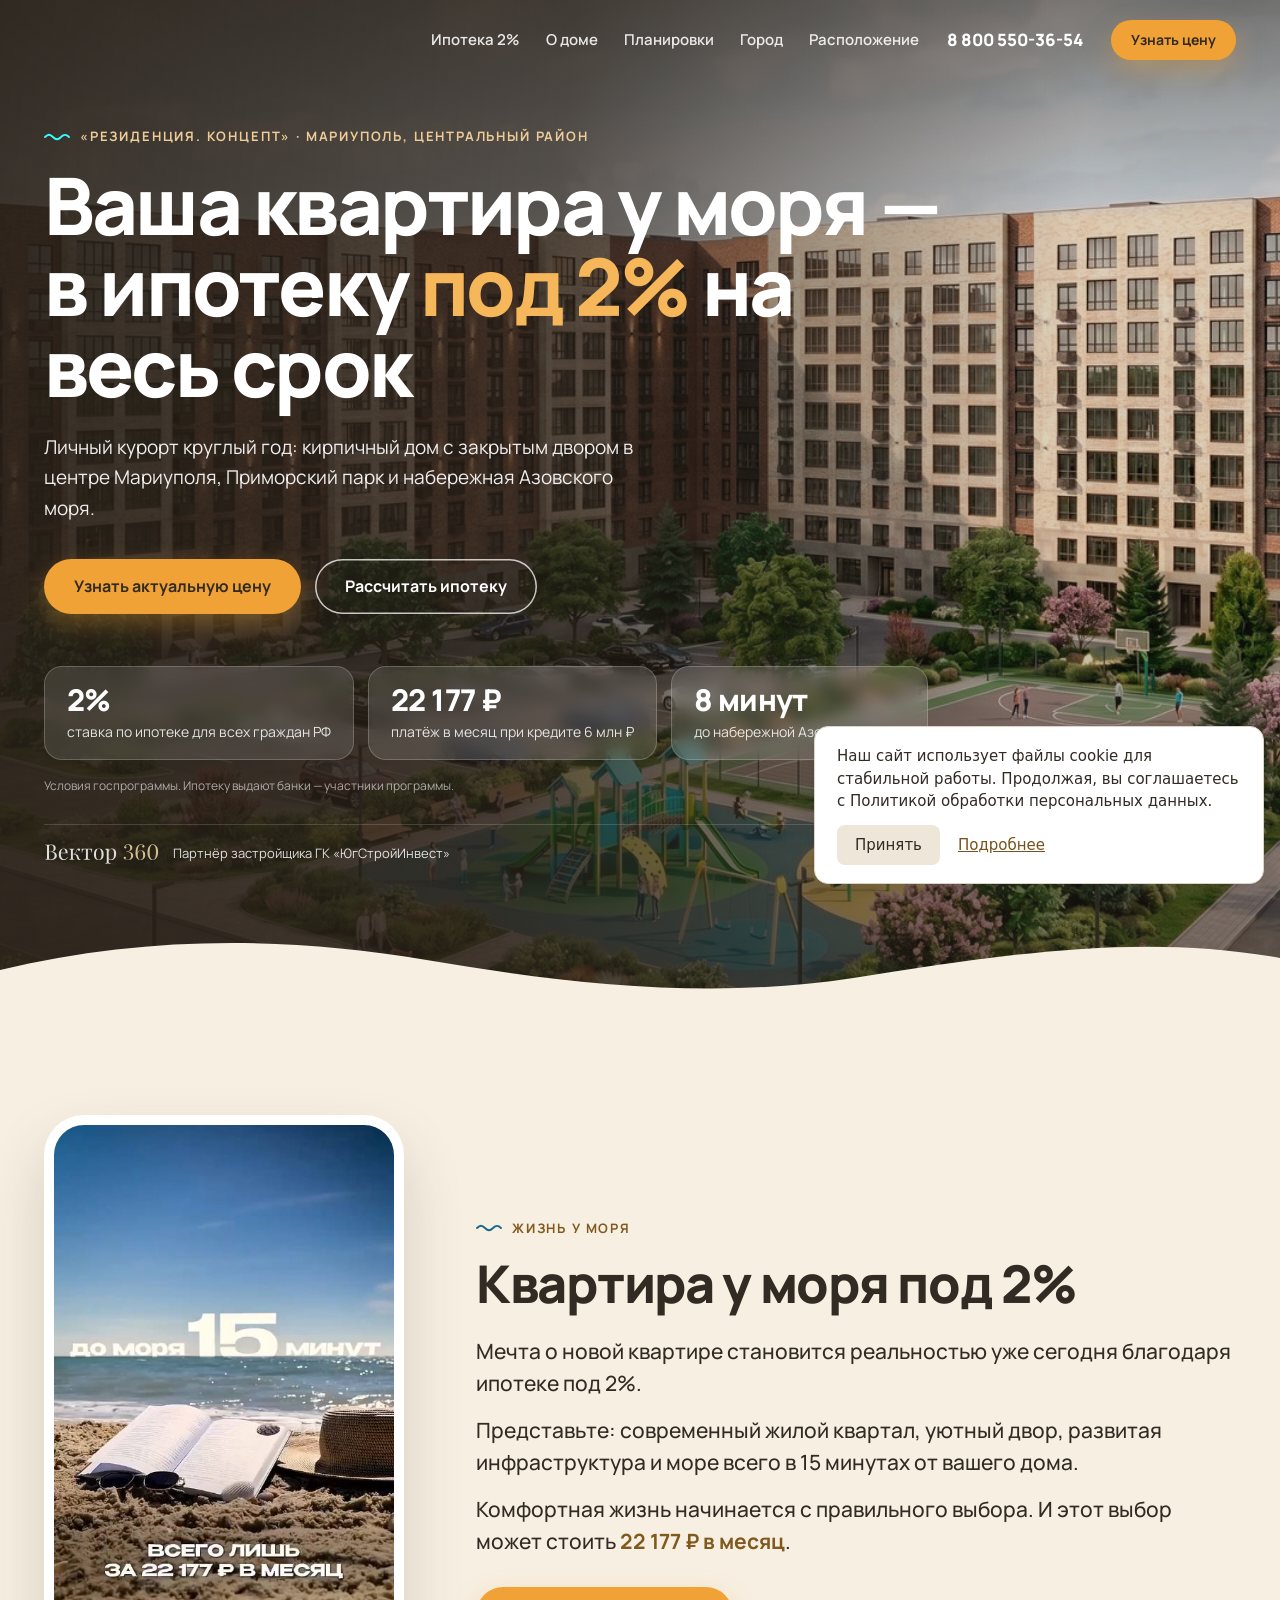
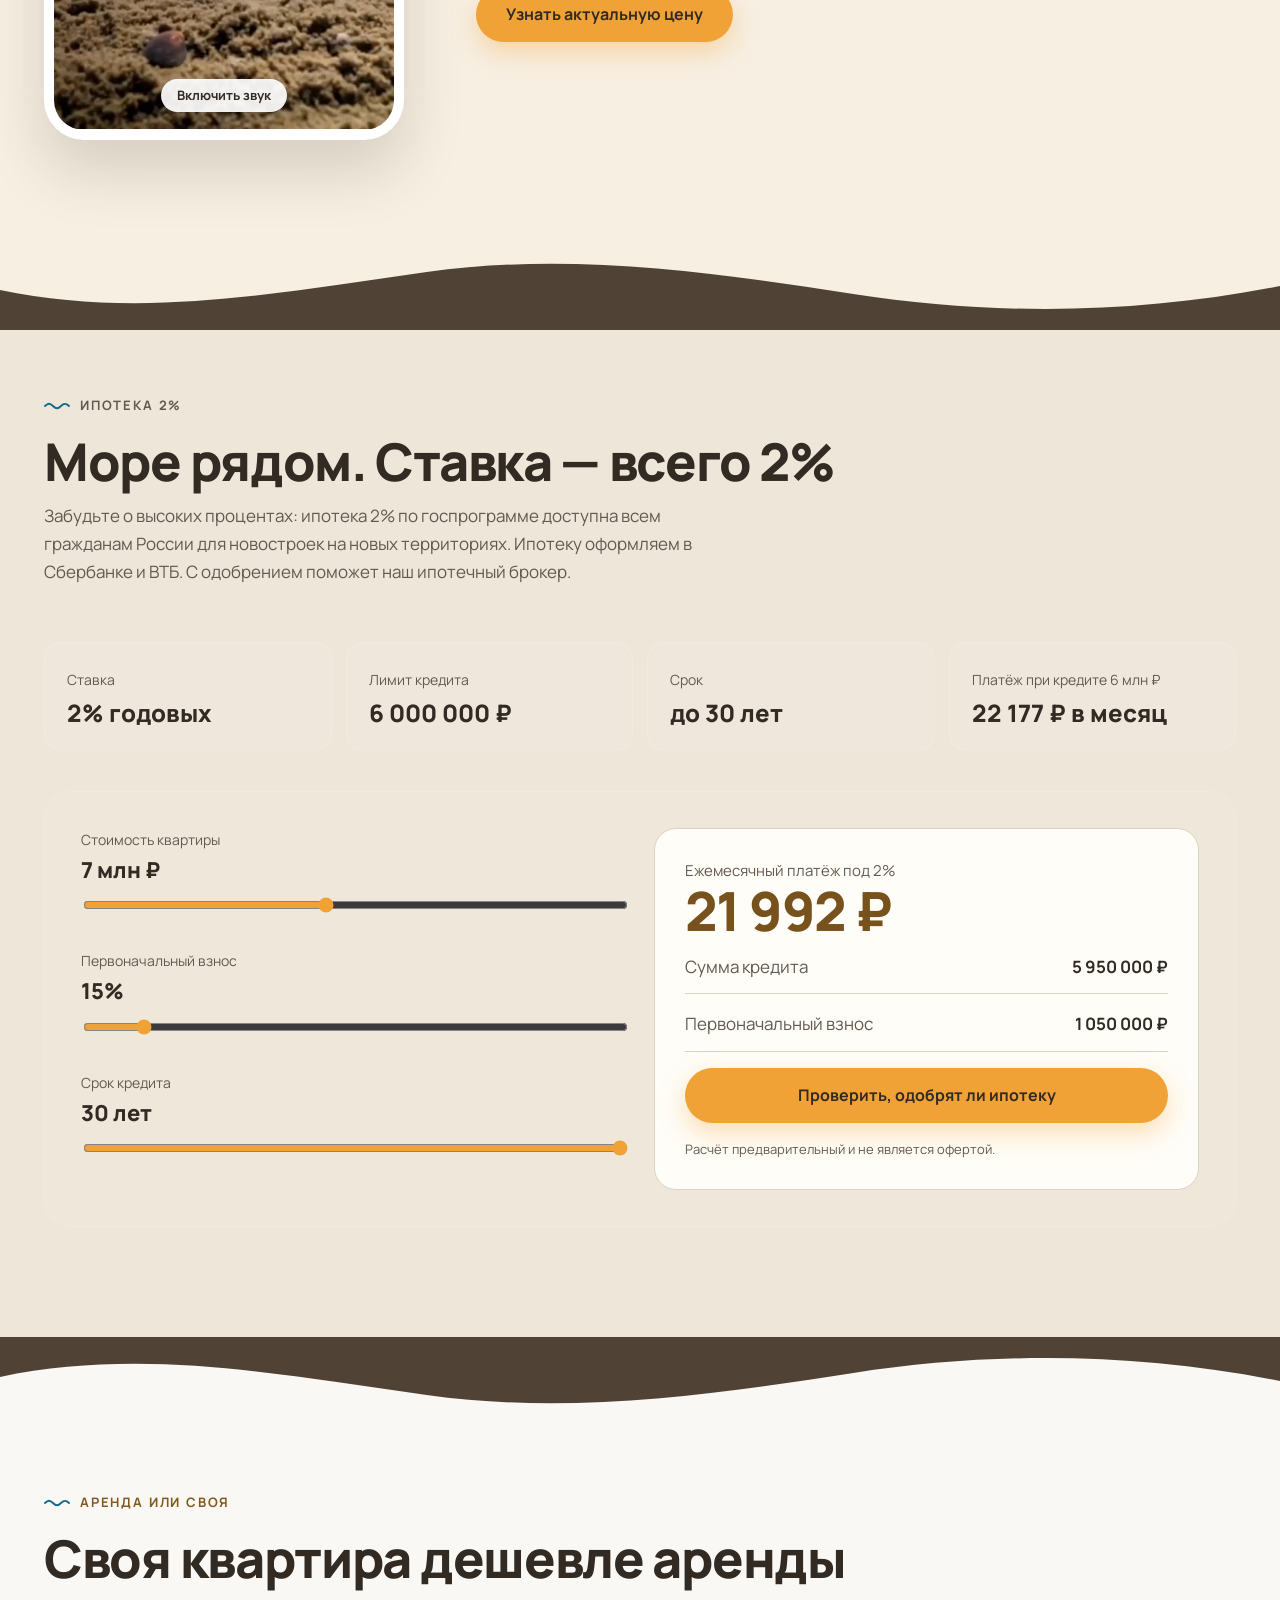
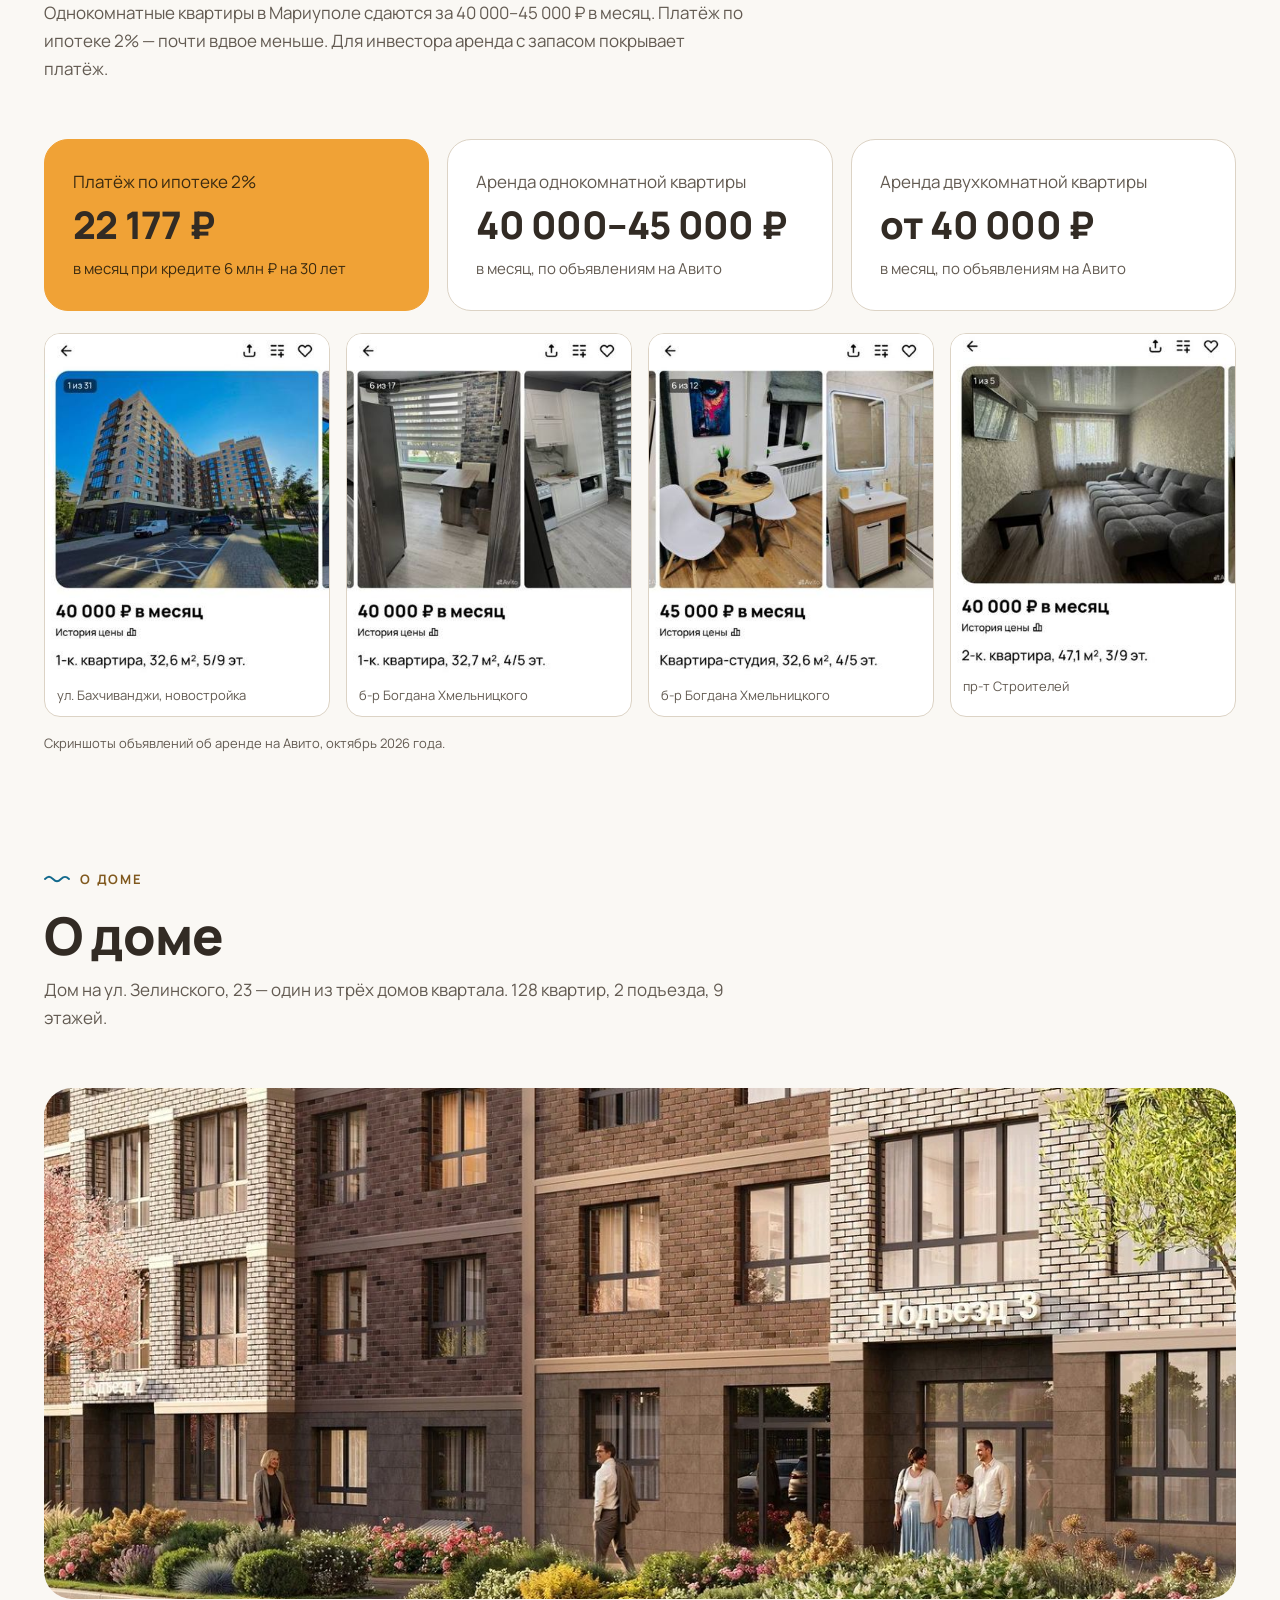
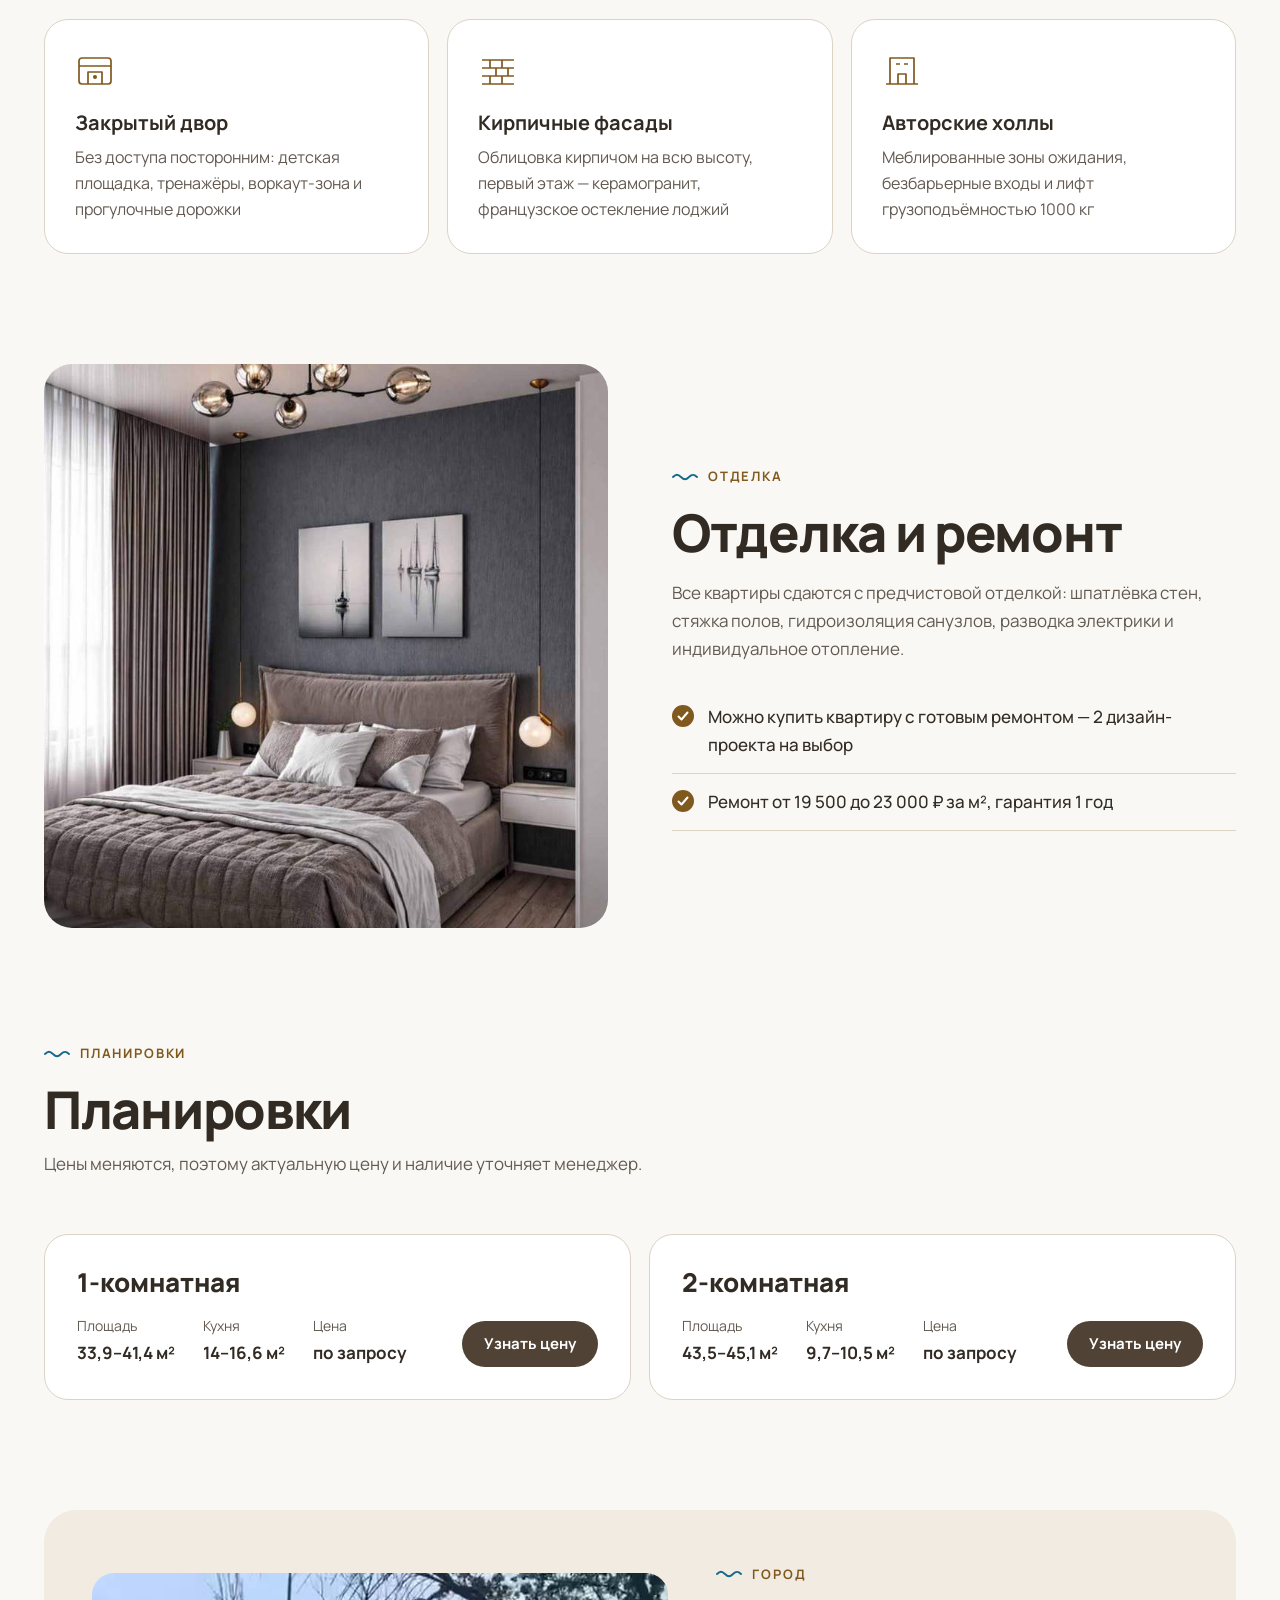
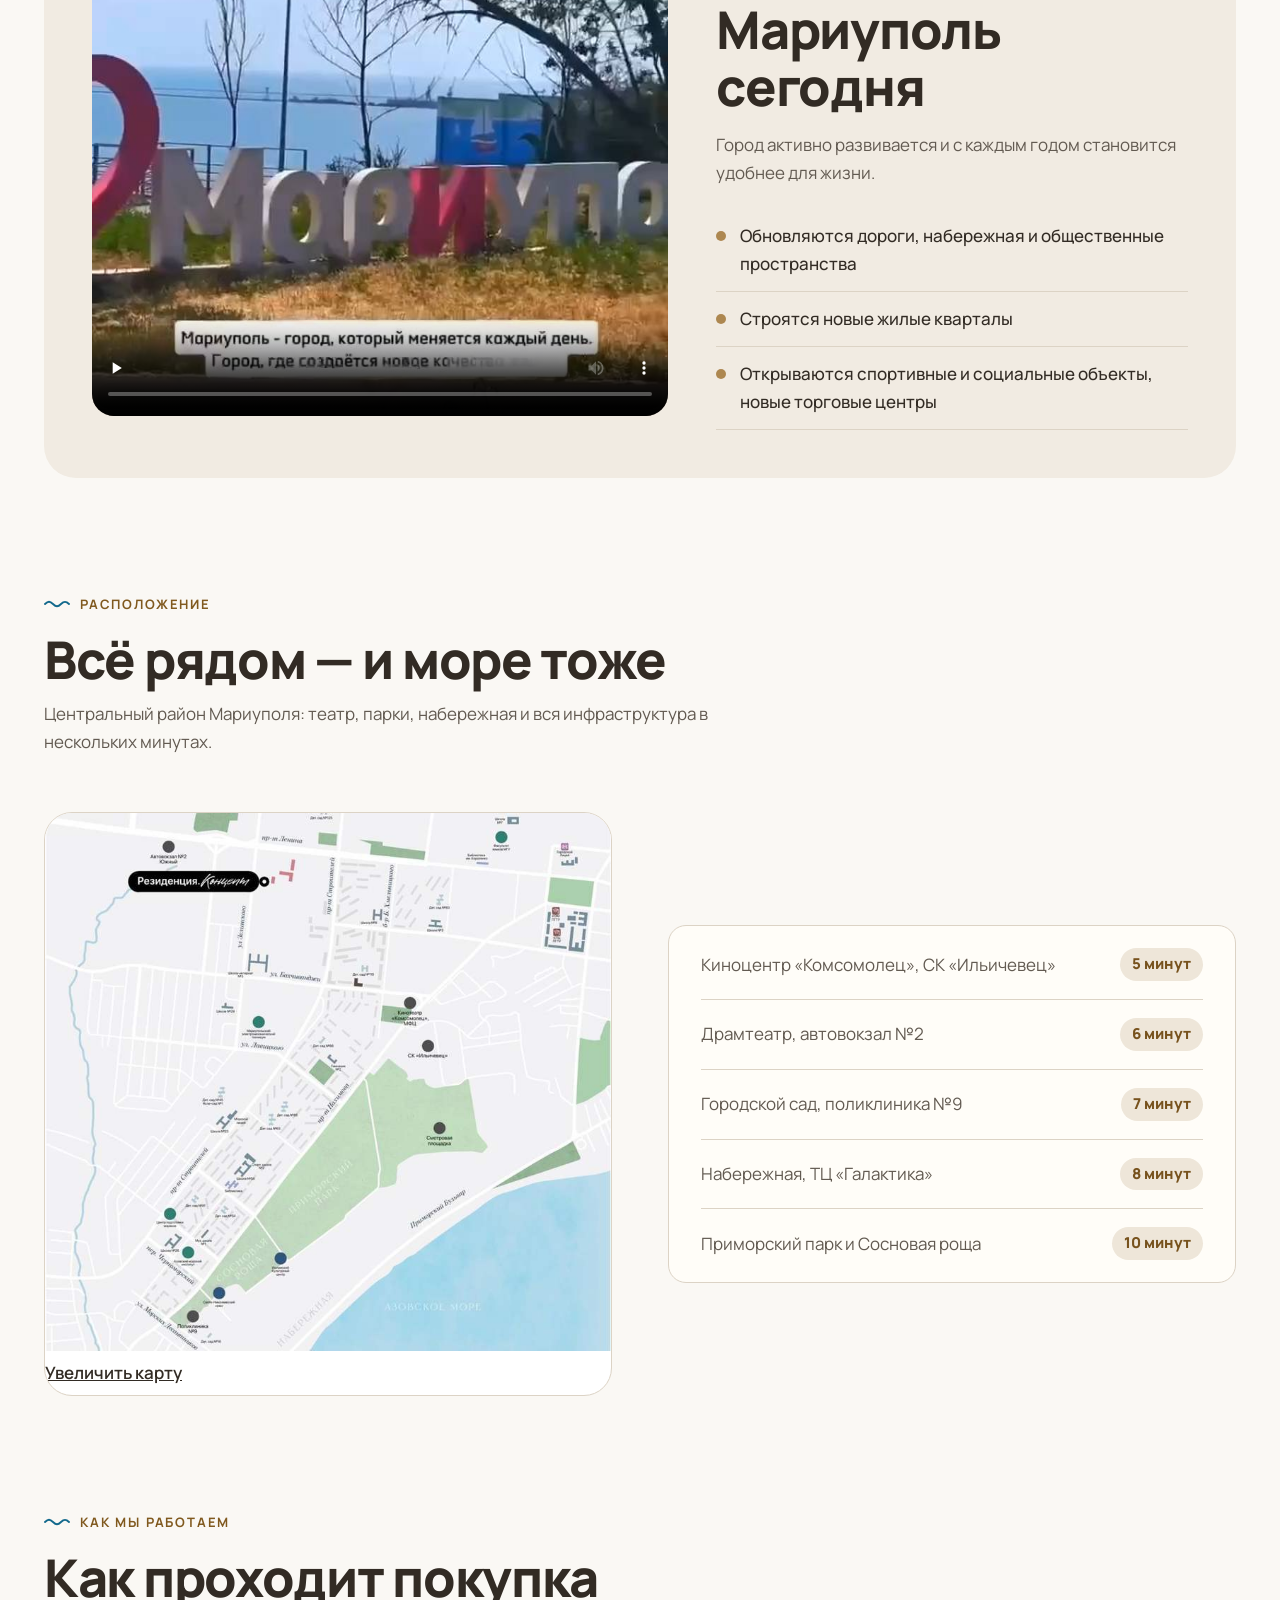
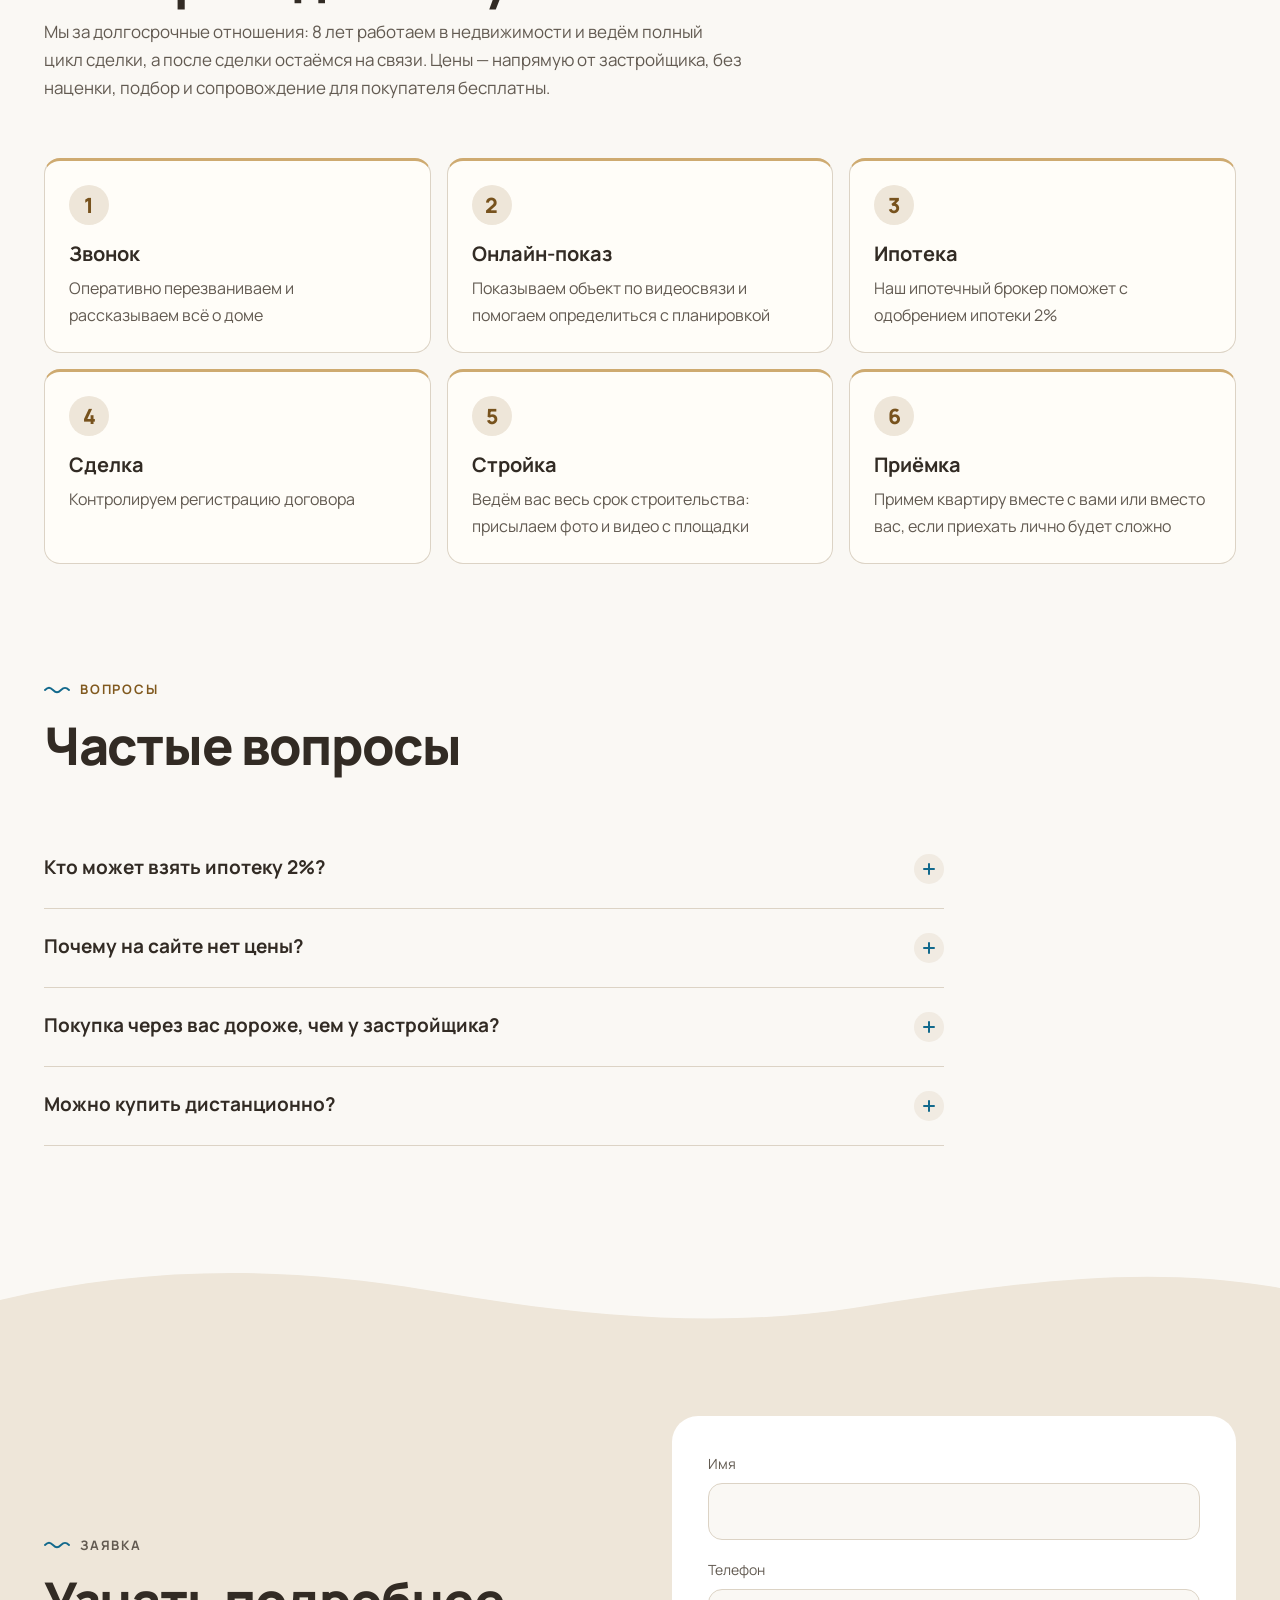
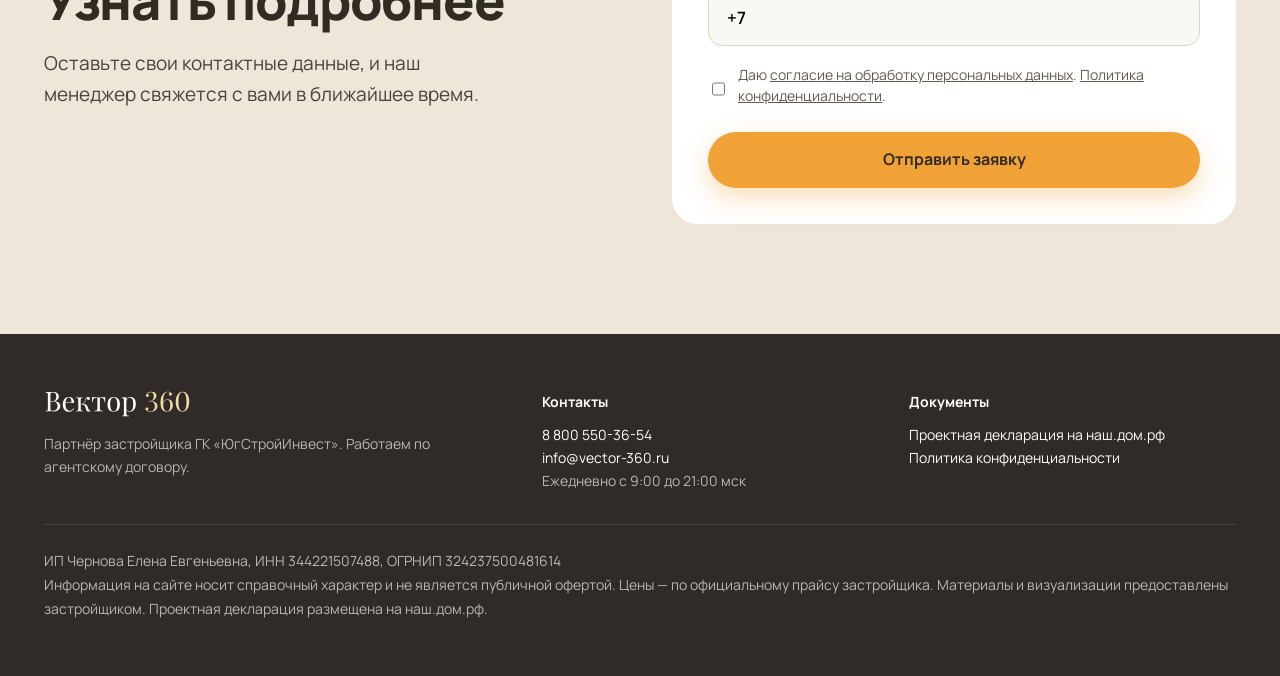
<file: design/mariupol/index.html>
<!DOCTYPE html>
<html lang="ru">
<head>
<meta charset="utf-8">
<meta name="viewport" content="width=device-width, initial-scale=1">
<title>Квартира у моря в ипотеку под 2% — «Резиденция. Концепт», Мариуполь | Вектор 360</title>
<link rel="icon" type="image/svg+xml" href="../../favicon.svg?v=2">
<script src="../../lead.js?v=2" defer></script>
<meta name="description" content="Кирпичный дом с закрытым двором в центре Мариуполя, рядом Приморский парк и набережная. Ипотека 2% для всех граждан России на весь срок.">
<meta name="robots" content="noindex, nofollow">
<link rel="preconnect" href="https://fonts.googleapis.com">
<link rel="preconnect" href="https://fonts.gstatic.com" crossorigin>
<link href="https://fonts.googleapis.com/css2?family=Manrope:wght@400;500;600;700;800&display=swap" rel="stylesheet">
<style>
:root{
  --deep:#504335;--deep-2:#594937;--sea:#80591e;--aqua:#ad8750;--foam:#f1ebe2;--sand:#F7EFE2;--bg:#faf8f4;--paper:#FFFFFF;
  --sun:#F0A236;--sun-2:#F6B65A;--ink:#322b24;--soft:#625a51;--line:#dcd3c5;--r:24px;
  --sans:"Manrope","Segoe UI",Arial,sans-serif;
}
*{box-sizing:border-box;font-variant-numeric:lining-nums}
html{scroll-behavior:smooth;scroll-padding-top:84px}
@media (prefers-reduced-motion:reduce){html{scroll-behavior:auto}*{transition:none!important;animation:none!important}}
body{margin:0;background:var(--bg);color:var(--ink);font:400 17px/1.65 var(--sans);-webkit-font-smoothing:antialiased}
img,svg,video{display:block;max-width:100%}
a{color:inherit}
h1,h2,h3{margin:0}
h2{font:800 clamp(32px,4.2vw,52px)/1.08 var(--sans);letter-spacing:-.025em}
h3{font:700 20px/1.3 var(--sans)}
p{margin:0}
:focus-visible{outline:3px solid var(--sun);outline-offset:3px}
.wrap{max-width:1240px;margin:0 auto;padding:0 24px}
.section{padding:110px 0}
.kicker{display:inline-flex;align-items:center;gap:10px;font:700 13px/1 var(--sans);letter-spacing:.14em;text-transform:uppercase;color:var(--sea)}
.kicker::before{content:"";width:26px;height:8px;background:url("data:image/svg+xml,%3Csvg xmlns='http://www.w3.org/2000/svg' viewBox='0 0 26 8'%3E%3Cpath d='M1 4c3-3 5-3 8 0s5 3 8 0 5-3 8 0' fill='none' stroke='%2312698C' stroke-width='1.8' stroke-linecap='round'/%3E%3C/svg%3E") no-repeat}
.head{display:grid;grid-template-columns:1.1fr .9fr;gap:48px;align-items:end;margin-bottom:56px}
.head h2{margin-top:16px}
.head p{color:var(--soft)}
@media (max-width:900px){.head{grid-template-columns:1fr;gap:18px;margin-bottom:36px}.section{padding:76px 0}}
.btn{display:inline-flex;align-items:center;justify-content:center;gap:10px;font:700 16px/1.2 var(--sans);padding:18px 30px;border-radius:999px;border:0;cursor:pointer;text-decoration:none;transition:background .2s,transform .2s;text-align:center}
.btn-sun{background:var(--sun);color:var(--ink);box-shadow:0 10px 26px rgba(240,162,54,.35)}
.btn-sun:hover{background:var(--sun-2);transform:translateY(-1px)}
.btn-ghost{color:#fff;box-shadow:inset 0 0 0 1.5px rgba(255,255,255,.75)}
.btn-ghost:hover{background:rgba(255,255,255,.12)}
.btn-deep{background:var(--deep);color:#fff}
.btn-deep:hover{background:var(--deep-2)}
.note{font-size:13px;line-height:1.55;color:var(--soft)}
.wave{display:block;width:100%;height:80px}
@media (max-width:700px){.wave{height:44px}}

/* header */
.header{position:fixed;inset:0 0 auto;z-index:50;color:#fff;transition:background .3s,box-shadow .3s}
.header .wrap{display:flex;align-items:center;gap:28px;height:80px}
.header .logo{height:30px;width:auto;aspect-ratio:536.7/102.3;color:#fff;--logo-gold:#F3D9A8}
.nav{display:flex;gap:26px;margin-left:auto}
.nav a{text-decoration:none;font-size:15px;font-weight:600;opacity:.88}
.nav a:hover{opacity:1}
.phone{font-weight:800;text-decoration:none;white-space:nowrap}
.header .btn{padding:12px 20px;font-size:14px}
.header.solid{background:rgba(250,248,244,.94);backdrop-filter:blur(10px);color:var(--ink);box-shadow:0 1px 0 var(--line)}
.header.solid .logo{color:var(--ink);--logo-gold:#AE9468}
@media (max-width:1120px){.nav{display:none}.phone{margin-left:auto}}
@media (max-width:640px){.header .wrap{height:60px}.header .btn{display:none}.phone{font-size:16px}}

/* hero */
.hero{position:relative;min-height:max(720px,min(100svh,980px));display:flex;flex-direction:column;color:#fff;background:var(--deep);overflow:hidden}
.hero-img{position:absolute;inset:0;width:100%;height:100%;object-fit:cover;object-position:center 30%}
.hero::before{content:"";position:absolute;inset:0;z-index:1;background:linear-gradient(95deg,rgba(39,31,23,.9) 0%,rgba(39,31,23,.72) 42%,rgba(39,31,23,.15) 80%),linear-gradient(0deg,rgba(39,31,23,.55),transparent 45%),linear-gradient(180deg,rgba(39,31,23,.5),transparent 22%)}
.hero .wrap{position:relative;z-index:2;flex:1;display:flex;flex-direction:column;justify-content:center;padding-top:130px;padding-bottom:140px;width:100%}
.hero .kicker{color:#edcc98}
.hero .kicker::before{filter:brightness(3)}
.hero h1{font:800 clamp(42px,6.2vw,84px)/1.02 var(--sans);letter-spacing:-.035em;max-width:900px;margin:22px 0 24px}
.hero h1 em{font-style:normal;color:var(--sun-2)}
.hero .lede{max-width:600px;font-size:19px;line-height:1.6;opacity:.92}
.ctas{display:flex;gap:14px;flex-wrap:wrap;margin-top:36px}
.chips{display:grid;grid-template-columns:repeat(3,auto);justify-content:start;gap:14px;margin-top:52px}
.chips div{background:rgba(255,255,255,.12);backdrop-filter:blur(8px);border:1px solid rgba(255,255,255,.2);border-radius:18px;padding:16px 22px}
.chips strong{display:block;font:800 30px/1.1 var(--sans);letter-spacing:-.02em}
.chips span{display:block;font-size:14px;opacity:.85;margin-top:4px}
.hero .src{font-size:12px;opacity:.6;margin-top:16px}
.partner{display:flex;align-items:center;gap:14px;flex-wrap:wrap;margin-top:28px;padding-top:18px;border-top:1px solid rgba(255,255,255,.18);max-width:860px;font-size:13px;opacity:.85}
.partner .logo{height:22px;width:auto;aspect-ratio:536.7/102.3;color:#fff;--logo-gold:#F3D9A8}
.hero .wave{position:absolute;left:0;right:0;bottom:-1px;z-index:3;color:var(--sand)}
@media (max-width:760px){.chips{grid-template-columns:1fr}.hero .wrap{padding-top:110px;padding-bottom:100px}}

/* promo */
.promo-sec{background:var(--sand)}
.promo{display:grid;grid-template-columns:360px 1fr;gap:72px;align-items:center}
.phone-frame{position:relative;border-radius:40px;padding:10px;background:#fff;box-shadow:0 30px 60px rgba(62,54,44,.18)}
.phone-frame video{width:100%;aspect-ratio:9/16;object-fit:cover;border-radius:30px;background:#000}
.snd{position:absolute;left:50%;bottom:28px;transform:translateX(-50%);white-space:nowrap;font:700 13px/1 var(--sans);padding:10px 16px;border-radius:999px;border:0;background:rgba(255,255,255,.92);color:var(--ink);cursor:pointer}
.promo h2{margin:16px 0 24px}
.promo .ptext{font:500 21px/1.5 var(--sans);margin-bottom:16px;color:var(--ink)}
.promo .ptext b{color:var(--sea)}
@media (max-width:900px){.promo{grid-template-columns:1fr;gap:40px}.phone-frame{max-width:300px;margin:0 auto}}

/* mortgage */
.deep{background:var(--deep);color:#fff;position:relative}
.deep .kicker{color:#edcc98}
.deep .head p{color:rgba(255,255,255,.75)}
.wave-in{color:var(--sand);background:var(--deep)}
.wave-out{color:var(--bg);background:var(--deep);transform:scaleY(-1)}
.facts{display:grid;grid-template-columns:repeat(4,1fr);gap:14px;margin-bottom:40px}
.facts div{border-radius:18px;padding:22px;background:rgba(255,255,255,.07);border:1px solid rgba(255,255,255,.12)}
.facts span{font-size:14px;opacity:.75}
.facts strong{display:block;font:800 24px/1.2 var(--sans);margin-top:6px}
@media (max-width:860px){.facts{grid-template-columns:1fr 1fr}}
.mcalc{display:grid;grid-template-columns:1fr 1fr;gap:28px;background:rgba(255,255,255,.05);border:1px solid rgba(255,255,255,.12);border-radius:28px;padding:36px}
@media (max-width:860px){.mcalc{grid-template-columns:1fr;padding:24px}}
.field{margin-bottom:28px}
.field > span{display:block;font-size:14px;opacity:.75;margin-bottom:6px}
.field .val{font:800 22px/1.2 var(--sans);margin-bottom:10px}
input[type=range]{width:100%;accent-color:var(--sun)}
.mout{background:var(--paper);color:var(--ink);border-radius:22px;padding:30px;display:flex;flex-direction:column;gap:16px}
.mout .lbl{color:var(--soft);font-size:15px}
.mout .big{font:800 clamp(38px,4.4vw,54px)/1 var(--sans);letter-spacing:-.03em;color:var(--sea)}
.mout .row{display:flex;justify-content:space-between;gap:16px;padding-bottom:12px;border-bottom:1px solid var(--line)}
.mout .row span:first-child{color:var(--soft)}
.mout .row span:last-child{font-weight:700}
#m-warn{color:#8A4B06}

/* rent */
.vs{display:grid;grid-template-columns:repeat(3,1fr);gap:18px}
.vs div{background:var(--paper);border:1px solid var(--line);border-radius:var(--r);padding:28px}
.vs span{color:var(--soft)}
.vs strong{display:block;font:800 clamp(28px,3vw,38px)/1.1 var(--sans);letter-spacing:-.02em;margin:8px 0}
.vs em{font-style:normal;color:var(--soft);font-size:15px}
.vs .main{background:var(--sun);border-color:var(--sun)}
.vs .main span,.vs .main em{color:#3A2A10}
@media (max-width:860px){.vs{grid-template-columns:1fr}}
.shots{display:grid;grid-template-columns:repeat(4,1fr);gap:16px;margin-top:22px}
.shots figure{margin:0;background:var(--paper);border:1px solid var(--line);border-radius:16px;overflow:hidden}
.shots figcaption{font-size:13px;color:var(--soft);padding:10px 12px}
@media (max-width:900px){.shots{grid-template-columns:1fr 1fr}}

/* about */
.about-img{border-radius:28px;overflow:hidden;aspect-ratio:21/9;margin-bottom:20px}
.about-img img{width:100%;height:100%;object-fit:cover}
.cards3{display:grid;grid-template-columns:repeat(3,1fr);gap:18px}
.cards3 article{background:var(--paper);border-radius:var(--r);padding:30px;border:1px solid var(--line)}
.cards3 svg{width:40px;height:40px;color:var(--sea);margin-bottom:20px}
.cards3 p{color:var(--soft);font-size:16px;margin-top:8px}
@media (max-width:900px){.cards3{grid-template-columns:1fr}.about-img{aspect-ratio:4/3}}

/* finish */
.split{display:grid;grid-template-columns:1fr 1fr;gap:64px;align-items:center}
.split-img{border-radius:28px;overflow:hidden;aspect-ratio:1/1}
.split-img img{width:100%;height:100%;object-fit:cover}
.split h2{margin:16px 0 18px}
.split > div > p{color:var(--soft)}
.checks{list-style:none;margin:26px 0 0;padding:0}
.checks li{display:flex;gap:14px;padding:14px 0;border-bottom:1px solid var(--line);font-weight:500}
.checks li::before{content:"";flex:none;width:22px;height:22px;margin-top:2px;border-radius:50%;background:var(--sea) url("data:image/svg+xml,%3Csvg xmlns='http://www.w3.org/2000/svg' viewBox='0 0 22 22'%3E%3Cpath d='M6.5 11.5l3 3 6-7' fill='none' stroke='white' stroke-width='2' stroke-linecap='round' stroke-linejoin='round'/%3E%3C/svg%3E") center/22px no-repeat}
@media (max-width:900px){.split{grid-template-columns:1fr;gap:32px}}

/* layouts */
.lays{display:grid;grid-template-columns:1fr 1fr;gap:18px}
.lay{background:var(--paper);border:1px solid var(--line);border-radius:var(--r);padding:32px;display:grid;grid-template-columns:1fr auto;gap:10px 24px;align-items:end}
.lay h3{font:800 26px/1.2 var(--sans);grid-column:1/-1}
.lay dl{display:flex;gap:28px;margin:6px 0 0}
.lay dt{font-size:14px;color:var(--soft)}
.lay dd{margin:2px 0 0;font-weight:700}
.lay .btn{padding:14px 22px;font-size:15px}
@media (max-width:860px){.lays{grid-template-columns:1fr}.lay{grid-template-columns:1fr}}

/* city */
.city{background:var(--foam);border-radius:32px;padding:48px;display:grid;grid-template-columns:1.1fr .9fr;gap:48px;align-items:center}
.city video{width:100%;aspect-ratio:13/10;object-fit:cover;border-radius:22px;background:#000}
.city h2{margin:16px 0 16px}
.city > div > p{color:var(--soft)}
.clist{list-style:none;margin:22px 0 0;padding:0}
.clist li{display:flex;gap:14px;padding:13px 0;border-bottom:1px solid var(--line);font-weight:500}
.clist li::before{content:"";flex:none;width:10px;height:10px;margin-top:9px;border-radius:50%;background:var(--aqua)}
@media (max-width:900px){.city{grid-template-columns:1fr;padding:24px;gap:28px}}

/* location */
.loc{display:grid;grid-template-columns:1fr 1fr;gap:56px;align-items:center}
.loc-img{border-radius:28px;overflow:hidden;border:1px solid var(--line);background:#fff}
.loc ul{list-style:none;margin:0;padding:0}
.loc li{display:flex;justify-content:space-between;gap:18px;padding:18px 0;border-bottom:1px solid var(--line)}
.loc li span{color:var(--soft)}
.loc li b{white-space:nowrap;color:var(--sea);font-weight:800}
@media (max-width:900px){.loc{grid-template-columns:1fr;gap:28px}}

/* steps */
.steps{list-style:none;margin:0;padding:0;display:grid;grid-template-columns:repeat(3,1fr);gap:18px;counter-reset:s}
.steps li{counter-increment:s;background:var(--paper);border:1px solid var(--line);border-radius:var(--r);padding:30px}
.steps li::before{content:counter(s);display:flex;align-items:center;justify-content:center;width:46px;height:46px;border-radius:50%;background:var(--foam);color:var(--sea);font:800 20px/1 var(--sans);margin-bottom:18px}
.steps p{color:var(--soft);font-size:16px;margin-top:8px}
@media (max-width:900px){.steps{grid-template-columns:1fr 1fr}}
@media (max-width:560px){.steps{grid-template-columns:1fr}}

/* faq */
.faq{max-width:900px}
details{border-bottom:1px solid var(--line);padding:24px 0}
summary{cursor:pointer;list-style:none;display:flex;justify-content:space-between;gap:24px;font:700 19px/1.4 var(--sans)}
summary::-webkit-details-marker{display:none}
summary::after{content:"";flex:none;width:30px;height:30px;border-radius:50%;background:var(--foam) url("data:image/svg+xml,%3Csvg xmlns='http://www.w3.org/2000/svg' viewBox='0 0 30 30'%3E%3Cpath d='M10 15h10M15 10v10' stroke='%2312698C' stroke-width='2' stroke-linecap='round'/%3E%3C/svg%3E") center/30px no-repeat;transition:transform .2s}
details[open] summary::after{transform:rotate(45deg)}
details p{margin-top:12px;color:var(--soft);max-width:760px}

/* lead */
.lead{background:var(--deep);color:#fff}
.lead .wrap{display:grid;grid-template-columns:1fr 1fr;gap:64px;align-items:center;padding-top:80px;padding-bottom:110px}
.lead .kicker{color:#edcc98}
.lead h2{margin:16px 0 18px}
.lead p.l{font-size:19px;opacity:.88;max-width:460px}
.form{background:var(--paper);color:var(--ink);border-radius:26px;padding:36px;display:grid;gap:18px}
.form label > span{display:block;font-size:14px;color:var(--soft);margin-bottom:8px}
.form input[type=text],.form input[type=tel]{width:100%;font:600 17px var(--sans);padding:16px 18px;border-radius:14px;border:1.5px solid var(--line);background:var(--bg)}
.form input:focus{border-color:var(--sea);outline:none}
.consent{display:flex;gap:10px;font-size:13px;color:var(--soft);line-height:1.5}
.consent input{margin-top:3px;accent-color:var(--sea)}
.err{color:#A12B1F;font-size:14px}
.form .btn{width:100%}
.done{display:none;text-align:center;padding:28px 0}
.done h3{font:800 28px/1.2 var(--sans);margin-bottom:10px}
.form.sent .fields{display:none}
.form.sent .done{display:block}
.fields{display:grid;gap:18px}
@media (max-width:900px){.lead .wrap{grid-template-columns:1fr;gap:36px;padding-top:56px}.form{padding:26px 20px}}

/* footer */
footer{background:#302b26;color:rgba(255,255,255,.66);font-size:14px;padding:56px 0 110px}
footer .cols{display:grid;grid-template-columns:1.4fr 1fr 1fr;gap:40px;margin-bottom:32px}
footer .logo{height:28px;width:auto;aspect-ratio:536.7/102.3;color:#fff;--logo-gold:#F3D9A8}
footer b{color:#fff}
footer a{color:#fff;text-decoration:none}
footer .legal{border-top:1px solid rgba(255,255,255,.12);padding-top:24px;line-height:1.7}
@media (max-width:860px){footer .cols{grid-template-columns:1fr}}
@media (min-width:861px){footer{padding-bottom:56px}}

.mbar{position:fixed;left:12px;right:12px;bottom:12px;z-index:60;display:none;gap:10px;padding:10px;border-radius:20px;background:rgba(62,54,44,.94);backdrop-filter:blur(10px);box-shadow:0 12px 30px rgba(0,0,0,.3);transition:transform .3s}
.mbar a{flex:1;padding:14px 10px;font-size:15px}
.mbar .call{background:rgba(255,255,255,.14);color:#fff}
.mbar.hide{transform:translateY(140%)}
@media (max-width:860px){.mbar{display:flex}}
</style>
<link rel="stylesheet" href="../../inquiry.css">
<link rel="stylesheet" href="../../cookie-notice.css">
<script defer src="../../cookie-notice.js"></script>
</head>
<body data-theme="mariupol">
<!-- Yandex.Metrika counter -->
<script type="text/javascript">
    (function(m,e,t,r,i,k,a){
        m[i]=m[i]||function(){(m[i].a=m[i].a||[]).push(arguments)};
        m[i].l=1*new Date();
        for (var j = 0; j < document.scripts.length; j++) {if (document.scripts[j].src === r) { return; }}
        k=e.createElement(t),a=e.getElementsByTagName(t)[0],k.async=1,k.src=r,a.parentNode.insertBefore(k,a)
    })(window, document,'script','https://mc.yandex.ru/metrika/tag.js?id=114577757', 'ym');

    ym(114577757, 'init', {ssr:true, webvisor:true, clickmap:true, ecommerce:"dataLayer", referrer: document.referrer, url: location.href, accurateTrackBounce:true, trackLinks:true});
</script>
<noscript><div><img src="https://mc.yandex.ru/watch/114577757" style="position:absolute; left:-9999px;" alt="" /></div></noscript>
<!-- /Yandex.Metrika counter -->
<svg width="0" height="0" style="position:absolute" aria-hidden="true"><symbol id="logo-classic" viewBox="-1.8 21.8 536.7 102.3"><path fill="currentColor" d="M4.20 31.20L4.20 29.20Q6.30 29.30 9.70 29.40Q13.10 29.50 16.40 29.50L16.40 29.50Q21.10 29.50 25.40 29.40Q29.70 29.30 31.50 29.30L31.50 29.30Q42 29.30 47.30 33.70Q52.60 38.10 52.60 45L52.60 45Q52.60 48.50 51.15 51.85Q49.70 55.20 46.35 57.95Q43 60.70 37.40 62.40L37.40 62.40L37.40 62.60Q45.30 63.60 49.75 66.35Q54.20 69.10 56 72.80Q57.80 76.50 57.80 80.60L57.80 80.60Q57.80 86.30 54.95 90.65Q52.10 95 46.70 97.50Q41.30 100 33.80 100L33.80 100Q31.60 100 27.20 99.85Q22.80 99.70 16.60 99.70L16.60 99.70Q13.10 99.70 9.70 99.75Q6.30 99.80 4.20 100L4.20 100L4.20 98Q7.60 97.80 9.35 97.20Q11.10 96.60 11.70 94.80Q12.30 93 12.30 89.40L12.30 89.40L12.30 39.80Q12.30 36.10 11.70 34.35Q11.10 32.60 9.35 31.95Q7.60 31.30 4.20 31.20L4.20 31.20ZM30 64.10L21.60 64.10L21.60 89.40Q21.60 92.90 22.20 94.70Q22.80 96.50 24.40 97.10Q26 97.70 29.10 97.70L29.10 97.70Q38.90 97.70 43.35 93.15Q47.80 88.60 47.80 80.20L47.80 80.20Q47.80 72.50 43.65 68.30Q39.50 64.10 30 64.10L30 64.10ZM29 31.20L29 31.20Q24.40 31.20 23 32.90Q21.60 34.60 21.60 39.80L21.60 39.80L21.60 62.40L28.30 62.40Q34.20 62.40 37.40 60.15Q40.60 57.90 41.80 54.15Q43 50.40 43 46.10L43 46.10Q43 38.70 39.75 34.95Q36.50 31.20 29 31.20ZM89.50 47.10L89.50 47.10Q98.30 47.10 103.25 52.45Q108.20 57.80 108.20 69.10L108.20 69.10L76.90 69.10Q76.80 70.40 76.70 71.90L76.70 71.90Q76.60 73.70 76.60 75.50L76.60 75.50Q76.60 82.30 78.80 87.20Q81 92.10 84.55 94.65Q88.10 97.20 91.90 97.20L91.90 97.20Q94.90 97.20 97.60 96.25Q100.30 95.30 102.60 93.10Q104.90 90.90 106.60 87.20L106.60 87.20L108.60 88Q107.50 91.30 105 94.40Q102.50 97.50 98.70 99.45Q94.90 101.40 89.90 101.40L89.90 101.40Q82.70 101.40 77.55 98.10Q72.40 94.80 69.65 88.95Q66.90 83.10 66.90 75.50L66.90 75.50Q66.90 66.70 69.70 60.35Q72.50 54 77.60 50.55Q82.70 47.10 89.50 47.10ZM76.80 67.20L76.80 67.20L98.60 67.20Q98.80 62.30 97.80 58.15Q96.80 54 94.65 51.50Q92.50 49 89.10 49L89.10 49Q84.50 49 81 53.60L81 53.60Q77.60 58 76.80 67.20ZM159.80 47.10L159.80 47.10Q163.30 47.10 164.75 48.80Q166.20 50.50 166.20 52.60L166.20 52.60Q166.20 54.80 164.80 56.35Q163.40 57.90 160.90 57.90L160.90 57.90Q159.10 57.90 157.80 57.10Q156.50 56.30 155.80 54.85Q155.10 53.40 155.10 51.50L155.10 51.50L155.10 50.80Q154 51.30 153.15 52.60Q152.30 53.90 151.40 56.10Q150.50 58.30 149.30 61.50L149.30 61.50Q148.30 64.20 147 66.70Q145.70 69.20 143.40 70.90L143.40 70.90Q142.20 71.80 140.40 72.40L140.40 72.40Q144.90 72.50 148.60 73.70L148.60 73.70Q153.10 75.20 155.70 79.30L155.70 79.30Q157.40 81.90 158.55 85.70Q159.70 89.50 161 92.40L161 92.40Q162.10 94.90 163.55 96.25Q165 97.60 168.10 97.90L168.10 97.90L168.10 100Q166.50 100.30 164.90 100.50Q163.30 100.70 161.90 100.70L161.90 100.70Q157.40 100.70 155.30 98.55Q153.20 96.40 152.10 92.70L152.10 92.70Q151.60 91 150.90 88.55Q150.20 86.10 149.20 83.55Q148.20 81 146.80 79.10L146.80 79.10Q144.60 76 141.10 75L141.10 75Q137.70 74.10 132.40 74.30L132.40 74.30L132.40 90.70Q132.40 94.90 133.90 96.40Q135.40 97.90 139 97.90L139 97.90L139 100Q137.40 99.90 134.20 99.75Q131 99.60 127.70 99.60Q124.40 99.60 120.95 99.75Q117.50 99.90 115.80 100L115.80 100L115.80 97.90Q119.90 97.90 121.65 96.40Q123.40 94.90 123.40 90.70L123.40 90.70L123.40 57.90Q123.40 53.70 121.65 52.20Q119.90 50.70 115.80 50.70L115.80 50.70L115.80 48.60Q117.50 48.70 120.95 48.85Q124.40 49 127.70 49Q131 49 134.20 48.85Q137.40 48.70 139 48.60L139 48.60L139 50.70Q135.40 50.70 133.90 52.20Q132.40 53.70 132.40 57.90L132.40 57.90L132.40 72.60Q137.60 72.20 140.50 70.70L140.50 70.70Q143.50 69.20 145.10 66.40Q146.70 63.60 148 59.80L148 59.80Q149 57 150.20 54.05Q151.40 51.10 153.65 49.10Q155.90 47.10 159.80 47.10ZM212.70 48.60L222.30 48.60Q221.90 52.10 221.75 55.30Q221.60 58.50 221.60 60.20L221.60 60.20Q221.60 62 221.70 63.65Q221.80 65.30 221.90 66.40L221.90 66.40L219.60 66.40Q219.10 59.50 217.50 56.10Q215.90 52.70 213.10 51.65Q210.30 50.60 206.20 50.60L206.20 50.60L202.30 50.60L202.30 89.70Q202.30 94.60 205.15 96.25Q208.00 97.90 212.90 97.90L212.90 97.90L212.90 100Q210.60 99.90 206.55 99.75Q202.50 99.60 197.80 99.60L197.80 99.60Q193.20 99.60 189.10 99.75Q185.00 99.90 182.70 100L182.70 100L182.70 97.90Q187.70 97.90 190.50 96.25Q193.30 94.60 193.30 89.70L193.30 89.70L193.30 50.60L188.40 50.60Q184.30 50.60 181.75 51.70Q179.20 52.80 177.85 56.20Q176.50 59.60 176.00 66.50L176.00 66.50L173.70 66.50Q173.90 65.40 173.95 63.75Q174.00 62.10 174.00 60.30L174.00 60.30Q174.00 58.60 173.85 55.40Q173.70 52.20 173.30 48.70L173.30 48.70L182.90 48.70Q186.30 48.70 190.15 48.80Q194.00 48.90 197.70 48.90L197.70 48.90Q201.50 48.90 205.40 48.75Q209.30 48.60 212.70 48.60L212.70 48.60ZM252.90 47.10L252.90 47.10Q259.30 47.10 264.40 49.90Q269.50 52.70 272.55 58.70Q275.60 64.70 275.60 74.30L275.60 74.30Q275.60 83.90 272.55 89.85Q269.50 95.80 264.40 98.60Q259.30 101.40 252.90 101.40L252.90 101.40Q246.60 101.40 241.45 98.60Q236.30 95.80 233.25 89.85Q230.20 83.90 230.20 74.30L230.20 74.30Q230.20 64.70 233.25 58.70Q236.30 52.70 241.45 49.90Q246.60 47.10 252.90 47.10ZM252.90 49.10L252.90 49.10Q247.20 49.10 243.55 55Q239.90 60.90 239.90 74.30L239.90 74.30Q239.90 87.70 243.55 93.55Q247.20 99.40 252.90 99.40L252.90 99.40Q258.60 99.40 262.25 93.55Q265.90 87.70 265.90 74.30L265.90 74.30Q265.90 60.90 262.25 55Q258.60 49.10 252.90 49.10ZM299.10 47.40L299.10 47.40L299.10 57.80Q300.60 54.30 303.30 51.80L303.30 51.80Q308.20 47.10 315.10 47.10L315.10 47.10Q320.40 47.10 324.60 49.95Q328.80 52.80 331.25 58.30Q333.70 63.80 333.70 71.90L333.70 71.90Q333.70 77.30 332.40 82.55Q331.10 87.80 328.35 92.05Q325.60 96.30 321.25 98.85Q316.90 101.40 310.80 101.40L310.80 101.40Q306.10 101.40 302.70 99.20L302.70 99.20Q300.40 97.80 299.10 95.90L299.10 95.90L299.10 108.80Q299.10 113.10 301.65 114.55Q304.20 116 308.70 116L308.70 116L308.70 118.10Q306.50 118 302.60 117.85Q298.70 117.70 294.30 117.70L294.30 117.70Q291.20 117.70 288.15 117.85Q285.10 118 283.50 118.10L283.50 118.10L283.50 116Q287.10 116 288.60 114.70Q290.10 113.40 290.10 109.80L290.10 109.80L290.10 59.40Q290.10 54.90 288.50 52.75Q286.90 50.60 282.50 50.60L282.50 50.60L282.50 48.50Q285.70 48.80 288.70 48.80L288.70 48.80Q291.60 48.80 294.25 48.45Q296.90 48.10 299.10 47.40ZM299.10 62.70L299.10 62.70L299.10 92.70Q300.50 95.40 303.10 97.20L303.10 97.20Q305.70 99.10 309.70 99.10L309.70 99.10Q315.30 99.10 318.40 95.60Q321.50 92.10 322.75 86.25Q324 80.40 324 73.30L324 73.30Q324 65.30 322.70 60.20Q321.40 55.10 318.80 52.60Q316.20 50.10 312.40 50.10L312.40 50.10Q307.50 50.10 303.50 54.10L303.50 54.10Q300.50 57.20 299.10 62.70Z"/><path fill="var(--logo-gold)" d="M391.30 27.80L391.30 27.80Q399.20 27.80 404.10 31.85Q409.00 35.90 409.00 42.80L409.00 42.80Q409.00 47.80 406.15 51.75Q403.30 55.70 399.05 58.35Q394.80 61 390.50 62.20L390.50 62.20Q396.20 62.40 401.30 64.50Q406.40 66.60 409.60 70.60Q412.80 74.60 412.80 80.80L412.80 80.80Q412.80 85.70 410.75 89.50Q408.70 93.30 405.15 95.95Q401.60 98.60 396.85 100Q392.10 101.40 386.70 101.40L386.70 101.40Q381.80 101.40 378.55 100.25Q375.30 99.10 373.50 97.90L373.50 97.90Q371.40 96.50 370.10 94.65Q368.80 92.80 368.80 90.70L368.80 90.70Q368.80 88.40 370.30 86.90Q371.80 85.40 374.20 85.40L374.20 85.40Q376.40 85.40 378.00 86.80Q379.60 88.20 379.60 90.80L379.60 90.80Q379.60 92.90 378.45 94.20Q377.30 95.50 375.40 95.90L375.40 95.90Q376.30 97.40 379.55 98.55Q382.80 99.70 386.60 99.70L386.60 99.70Q392.20 99.70 395.90 97.25Q399.60 94.80 401.45 90.60Q403.30 86.40 403.30 81.40L403.30 81.40Q403.30 73.10 399.10 68.40Q394.90 63.70 388.00 63.10L388.00 63.10Q386.40 63.70 385.55 64.05Q384.70 64.40 383.90 64.40L383.90 64.40Q382.90 64.40 382.35 63.90Q381.80 63.40 381.80 62.80L381.80 62.80Q381.80 62.20 382.40 61.70Q383.00 61.20 384.10 61.20L384.10 61.20Q385.00 61.20 385.90 61.40Q386.80 61.60 387.80 61.80L387.80 61.80Q394.00 60.50 396.65 55.75Q399.30 51 399.30 44.90L399.30 44.90Q399.30 38 396.45 34.05Q393.60 30.10 388.00 30.10L388.00 30.10Q384.40 30.10 380.85 31.75Q377.30 33.40 375.80 36.80L375.80 36.80Q378.10 37.20 379.85 38.45Q381.60 39.70 381.60 42.10L381.60 42.10Q381.60 44.40 380.00 45.85Q378.40 47.30 376.10 47.30L376.10 47.30Q373.50 47.30 372.15 45.60Q370.80 43.90 370.80 41.90L370.80 41.90Q370.80 40.20 371.70 38.15Q372.60 36.10 374.30 34.20L374.30 34.20Q377.30 30.90 381.90 29.35Q386.50 27.80 391.30 27.80ZM450.40 27.80L450.40 27.80Q452.20 27.80 453.90 28.05Q455.60 28.30 457.15 28.75Q458.70 29.20 459.90 29.90L459.90 29.90Q461.90 30.90 463.75 32.80Q465.60 34.70 465.60 37.30L465.60 37.30Q465.60 39.50 464.00 41.10Q462.40 42.70 460.10 42.70L460.10 42.70Q457.90 42.70 456.30 41.25Q454.70 39.80 454.70 37.60L454.70 37.60Q454.70 35.80 455.80 34.30Q456.90 32.80 458.80 32L458.80 32Q457.60 30.60 454.95 30.05Q452.30 29.50 450.30 29.50L450.30 29.50Q447.00 29.50 443.95 31.15Q440.90 32.80 438.50 36.95Q436.10 41.10 434.70 48.30Q433.30 55.50 433.30 66.60L433.30 66.60Q433.30 68 433.30 69.30L433.30 69.30Q434.10 66.30 435.40 64L435.40 64Q437.90 59.30 441.70 57.25Q445.50 55.20 449.80 55.20L449.80 55.20Q454.80 55.20 459.20 57.65Q463.60 60.10 466.30 65.05Q469.00 70 469.00 77.50L469.00 77.50Q469.00 85.40 465.95 90.70Q462.90 96 457.80 98.70Q452.70 101.40 446.50 101.40L446.50 101.40Q435.50 101.40 429.55 92.90Q423.60 84.40 423.60 68.20L423.60 68.20Q423.60 55.70 427.00 46.65Q430.40 37.60 436.45 32.70Q442.50 27.80 450.40 27.80ZM433.60 75.30L433.60 75.30Q433.80 79.70 434.50 83.10L434.50 83.10Q435.60 89.50 437.55 93.05Q439.50 96.60 441.95 98Q444.40 99.40 446.90 99.40L446.90 99.40Q450.30 99.40 453.10 97.30Q455.90 95.20 457.60 90.40Q459.30 85.60 459.30 77.70L459.30 77.70Q459.30 66.80 456.15 62Q453.00 57.20 448.10 57.20L448.10 57.20Q446.30 57.20 444.10 58Q441.90 58.80 439.75 60.90Q437.60 63 435.90 66.90L435.90 66.90Q434.40 70.20 433.60 75.30ZM504.20 27.80L504.20 27.80Q511.60 27.80 517.15 32.10Q522.70 36.40 525.80 44.45Q528.90 52.50 528.90 64L528.90 64Q528.90 75.20 525.70 83.60Q522.50 92 516.90 96.70Q511.30 101.40 504.10 101.40L504.10 101.40Q496.70 101.40 491.15 97.10Q485.60 92.80 482.50 84.70Q479.40 76.60 479.40 65.20L479.40 65.20Q479.40 54 482.60 45.60Q485.80 37.20 491.40 32.50Q497.00 27.80 504.20 27.80ZM503.80 29.60L503.80 29.60Q496.50 29.60 492.95 38.70Q489.40 47.80 489.40 64.80L489.40 64.80Q489.40 82.30 493.45 90.95Q497.50 99.60 504.50 99.60L504.50 99.60Q511.90 99.60 515.40 90.50Q518.90 81.40 518.90 64.40L518.90 64.40Q518.90 46.90 514.85 38.25Q510.80 29.60 503.80 29.60Z"/></symbol><symbol id="logo-modern" viewBox="4.6 34.8 613.4 71.6"><path fill="currentColor" d="M35.87 100L10.58 100L10.58 41.20L34.27 41.20Q43.34 41.20 48.59 44.98Q53.84 48.76 53.84 56.15L53.84 56.15Q53.84 63.46 48.80 67.16L48.80 67.16Q46.54 68.84 43.60 69.68L43.60 69.68Q48.64 70.60 51.83 73.04L51.83 73.04Q56.87 76.90 56.87 84.38Q56.87 91.85 51.66 95.93Q46.45 100 35.87 100L35.87 100ZM14.87 71.94L14.87 96.39L35.95 96.39Q44.10 96.39 48.34 93.41Q52.58 90.42 52.58 84.12L52.58 84.12Q52.58 77.74 48.34 74.84Q44.10 71.94 35.95 71.94L35.95 71.94L14.87 71.94ZM14.87 44.81L14.87 68.42L34.19 68.42Q41.50 68.42 45.49 65.43Q49.48 62.45 49.48 56.66L49.48 56.66Q49.48 50.78 45.49 47.79Q41.50 44.81 34.19 44.81L34.19 44.81L14.87 44.81ZM88.79 72.03L88.79 96.14L125.08 96.14L125.08 100L84.50 100L84.50 41.20L123.82 41.20L123.82 45.06L88.79 45.06L88.79 68.25L120.12 68.25L120.12 72.03L88.79 72.03ZM196.14 100L191.10 100L168.76 72.11L154.56 72.11L154.56 100L150.28 100L150.28 41.20L154.56 41.20L154.56 68.25L168.76 68.25L189.84 41.20L194.63 41.20L172.12 69.84L196.14 100ZM232.76 100L228.48 100L228.48 45.06L207.31 45.06L207.31 41.20L253.93 41.20L253.93 45.06L232.76 45.06L232.76 100ZM300.64 100.42L300.64 100.42Q294.08 100.42 288.50 98.19Q282.91 95.97 278.75 91.89Q274.60 87.82 272.33 82.40Q270.06 76.98 270.06 70.60L270.06 70.60Q270.06 64.22 272.33 58.80Q274.60 53.38 278.75 49.31Q282.91 45.23 288.50 43.01Q294.08 40.78 300.64 40.78L300.64 40.78Q307.19 40.78 312.77 43.01Q318.36 45.23 322.48 49.26Q326.59 53.30 328.90 58.71Q331.21 64.13 331.21 70.60L331.21 70.60Q331.21 77.07 328.90 82.49Q326.59 87.90 322.48 91.94Q318.36 95.97 312.77 98.19Q307.19 100.42 300.64 100.42ZM300.64 96.47L300.64 96.47Q306.26 96.47 311.05 94.54Q315.84 92.61 319.37 89.08Q322.90 85.55 324.87 80.85Q326.84 76.14 326.84 70.60L326.84 70.60Q326.84 64.97 324.87 60.31Q322.90 55.65 319.37 52.12Q315.84 48.59 311.05 46.66Q306.26 44.73 300.64 44.73L300.64 44.73Q295.01 44.73 290.22 46.66Q285.43 48.59 281.86 52.12Q278.29 55.65 276.32 60.31Q274.34 64.97 274.34 70.60L274.34 70.60Q274.34 76.14 276.32 80.85Q278.29 85.55 281.86 89.08Q285.43 92.61 290.22 94.54Q295.01 96.47 300.64 96.47ZM362.29 100L358.01 100L358.01 41.20L379.09 41.20Q386.48 41.20 391.78 43.55Q397.07 45.90 399.92 50.31Q402.78 54.72 402.78 61.02L402.78 61.02Q402.78 67.16 399.92 71.61Q397.07 76.06 391.78 78.41Q386.48 80.76 379.09 80.76L379.09 80.76L362.29 80.76L362.29 100ZM362.29 45.06L362.29 76.90L379.09 76.90Q388.58 76.90 393.50 72.74Q398.41 68.58 398.41 61.02L398.41 61.02Q398.41 53.38 393.50 49.22Q388.58 45.06 379.09 45.06L379.09 45.06L362.29 45.06Z"/><path fill="var(--logo-gold)" d="M463.85 100.42L463.85 100.42Q457.38 100.42 451.79 98.24Q446.21 96.05 443.10 92.52L443.10 92.52L445.28 89.25Q447.97 92.36 452.89 94.41Q457.80 96.47 463.85 96.47L463.85 96.47Q471.74 96.47 475.90 92.94Q480.06 89.42 480.06 83.45L480.06 83.45Q480.06 77.57 475.90 74.00Q471.74 70.43 462.92 70.43L462.92 70.43L459.23 70.43L459.23 67.32L476.62 45.06L445.28 45.06L445.28 41.20L482.16 41.20L482.16 44.22L464.60 66.82Q474.26 66.99 479.22 71.44L479.22 71.44Q484.43 76.06 484.43 83.45L484.43 83.45Q484.43 88.32 482.12 92.19Q479.81 96.05 475.23 98.24Q470.65 100.42 463.85 100.42ZM528.02 100.42L528.02 100.42Q520.30 100.42 515.05 96.89Q509.80 93.36 507.11 86.73Q504.42 80.09 504.42 70.94L504.42 70.94Q504.42 60.94 507.70 54.26Q510.97 47.58 516.85 44.18Q522.73 40.78 530.54 40.78L530.54 40.78Q534.32 40.78 537.77 41.45Q541.21 42.12 543.90 43.80L543.90 43.80L542.14 47.25Q539.87 45.82 536.89 45.19Q533.90 44.56 530.54 44.56L530.54 44.56Q520.63 44.56 514.67 50.99Q508.70 57.41 508.70 70.26L508.70 70.26Q508.70 72.20 508.96 75.14L508.96 75.14Q509.04 76.31 509.21 77.40L509.21 77.40Q510.13 74.55 511.81 72.28L511.81 72.28Q514.50 68.84 518.70 67.03Q522.90 65.22 527.94 65.22L527.94 65.22Q533.82 65.22 538.23 67.37Q542.64 69.51 545.12 73.46Q547.60 77.40 547.60 82.70L547.60 82.70Q547.60 88.07 545.03 92.06Q542.47 96.05 538.06 98.24Q533.65 100.42 528.02 100.42ZM527.86 96.72L527.86 96.72Q532.48 96.72 535.92 95.00Q539.36 93.28 541.34 90.13Q543.31 86.98 543.31 82.78L543.31 82.78Q543.31 76.48 539.07 72.70Q534.83 68.92 527.35 68.92L527.35 68.92Q522.56 68.92 518.87 70.77Q515.17 72.62 513.11 75.81Q511.06 79 511.06 82.95L511.06 82.95Q511.06 86.39 512.99 89.54Q514.92 92.69 518.66 94.71Q522.40 96.72 527.86 96.72ZM588.92 100.42L588.92 100.42Q582.20 100.42 577.00 96.81Q571.79 93.20 568.85 86.52Q565.91 79.84 565.91 70.60L565.91 70.60Q565.91 61.36 568.85 54.68Q571.79 48.00 577.00 44.39Q582.20 40.78 588.92 40.78L588.92 40.78Q595.73 40.78 600.89 44.39Q606.06 48.00 609.00 54.68Q611.94 61.36 611.94 70.60L611.94 70.60Q611.94 79.84 609.00 86.52Q606.06 93.20 600.89 96.81Q595.73 100.42 588.92 100.42ZM588.92 96.47L588.92 96.47Q594.55 96.47 598.75 93.41Q602.95 90.34 605.30 84.54Q607.66 78.75 607.66 70.60L607.66 70.60Q607.66 62.37 605.30 56.61Q602.95 50.86 598.75 47.79Q594.55 44.73 588.92 44.73L588.92 44.73Q583.38 44.73 579.14 47.79Q574.90 50.86 572.54 56.61Q570.19 62.37 570.19 70.60L570.19 70.60Q570.19 78.75 572.54 84.54Q574.90 90.34 579.14 93.41Q583.38 96.47 588.92 96.47Z"/></symbol></svg>
<header class="header" id="hdr">
  <div class="wrap">
    <nav class="nav" aria-label="Разделы">
      <a href="#invest">Ипотека 2%</a><a href="#about">О доме</a><a href="#layouts">Планировки</a><a href="#city">Город</a><a href="#loc">Расположение</a>
    </nav>
    <a class="phone" href="tel:88005503654">8 800 550-36-54</a>
    <a class="btn btn-sun" href="#lead">Узнать цену</a>
  </div>
</header>

<main id="top">
<section class="hero">
  <img class="hero-img" src="../../prototype-src/assets/mr_hero.jpg" alt="Двор и корпуса квартала «Резиденция. Концепт»" fetchpriority="high">
  <div class="wrap">
    <span class="kicker">«Резиденция. Концепт» · Мариуполь, центральный район</span>
    <h1>Ваша квартира у моря&nbsp;— в ипотеку <em>под 2%</em> на весь срок</h1>
    <p class="lede">Личный курорт круглый год: кирпичный дом с закрытым двором в центре Мариуполя, Приморский парк и набережная Азовского моря.</p>
    <div class="ctas">
      <a class="btn btn-sun" href="#lead">Узнать актуальную цену</a>
      <a class="btn btn-ghost" href="#mortgage-calculator">Рассчитать ипотеку</a>
    </div>
    <div class="chips">
      <div><strong>2%</strong><span>ставка по ипотеке для всех граждан РФ</span></div>
      <div><strong>22 177 ₽</strong><span>платёж в месяц при кредите 6 млн ₽</span></div>
      <div><strong>8 минут</strong><span>до набережной Азовского моря</span></div>
    </div>
    <p class="src">Условия госпрограммы. Ипотеку выдают банки — участники программы.</p>
    <div class="partner"><svg class="logo" viewBox="0 0 536.7 102.3" role="img" aria-label="Вектор 360"><use href="#logo-classic"/></svg><span>Партнёр застройщика ГК «ЮгСтройИнвест»</span></div>
  </div>
  <svg class="wave" viewBox="0 0 1440 80" preserveAspectRatio="none" aria-hidden="true"><path fill="currentColor" d="M0 44C160 10 320 10 480 34s320 40 480 18 320-46 480-20V80H0Z"/></svg>
</section>

<section class="section promo-sec" id="video">
  <div class="wrap promo">
    <div class="phone-frame">
      <video id="sea" autoplay muted loop playsinline preload="metadata" poster="../assets/mariupol-sea-poster.jpg" aria-label="Видео: до моря 15 минут, платёж 22 177 ₽ в месяц"><source src="../assets/mariupol-sea.mp4" type="video/mp4"></video>
      <button class="snd" type="button" data-for="sea">Включить звук</button>
    </div>
    <div>
      <span class="kicker">Жизнь у моря</span>
      <h2>Квартира у моря под 2%</h2>
      <p class="ptext">Мечта о новой квартире становится реальностью уже сегодня благодаря ипотеке под 2%.</p>
      <p class="ptext">Представьте: современный жилой квартал, уютный двор, развитая инфраструктура и море всего в 15 минутах от вашего дома.</p>
      <p class="ptext">Комфортная жизнь начинается с правильного выбора. И этот выбор может стоить <b>22 177 ₽ в месяц</b>.</p>
      <a class="btn btn-sun" href="#lead" style="margin-top:14px">Узнать актуальную цену</a>
    </div>
  </div>
</section>

<svg class="wave wave-in" viewBox="0 0 1440 80" preserveAspectRatio="none" aria-hidden="true"><path fill="currentColor" d="M0 0H1440V36C1280 64 1120 66 960 44S640 2 480 22 160 70 0 40Z"/></svg>
<section class="section deep" id="invest" style="padding-top:60px">
  <div class="wrap">
    <div class="head">
      <div><span class="kicker">Ипотека 2%</span><h2>Море рядом. Ставка — всего 2%</h2></div>
      <p>Забудьте о высоких процентах: ипотека 2% по госпрограмме доступна всем гражданам России для новостроек на новых территориях. Ипотеку оформляем в Сбербанке и ВТБ. С одобрением поможет наш ипотечный брокер.</p>
    </div>
    <div class="facts">
      <div><span>Ставка</span><strong>2% годовых</strong></div>
      <div><span>Лимит кредита</span><strong>6 000 000 ₽</strong></div>
      <div><span>Срок</span><strong>до 30 лет</strong></div>
      <div><span>Платёж при кредите 6 млн ₽</span><strong>22 177 ₽ в месяц</strong></div>
    </div>
    <div class="mcalc" id="mortgage-calculator">
      <div>
        <div class="field"><span>Стоимость квартиры</span><div class="val" id="m-p-o"></div><input type="range" id="m-p" min="3" max="12" step="0.1" value="7" aria-label="Стоимость квартиры, млн рублей"></div>
        <div class="field"><span>Первоначальный взнос</span><div class="val" id="m-d-o"></div><input type="range" id="m-d" min="10" max="60" step="1" value="15" aria-label="Первоначальный взнос, процентов"></div>
        <div class="field" style="margin-bottom:0"><span>Срок кредита</span><div class="val" id="m-t-o"></div><input type="range" id="m-t" min="5" max="30" step="1" value="30" aria-label="Срок кредита, лет"></div>
      </div>
      <div class="mout" aria-live="polite">
        <div><div class="lbl">Ежемесячный платёж под 2%</div><div class="big" id="m-pay"></div></div>
        <div class="row"><span>Сумма кредита</span><span id="m-loan"></span></div>
        <div class="row"><span>Первоначальный взнос</span><span id="m-down"></span></div>
        <p class="note" id="m-warn" hidden>По программе можно взять не больше 6 млн ₽. Остаток стоимости добавляется к первоначальному взносу.</p>
        <a class="btn btn-sun" href="#lead">Проверить, одобрят ли ипотеку</a>
        <p class="note">Расчёт предварительный и не является офертой.</p>
      </div>
    </div>
  </div>
</section>
<svg class="wave wave-out" viewBox="0 0 1440 80" preserveAspectRatio="none" aria-hidden="true"><path fill="currentColor" d="M0 0H1440V36C1280 64 1120 66 960 44S640 2 480 22 160 70 0 40Z"/></svg>

<section class="section" id="rent" style="padding-top:70px">
  <div class="wrap">
    <div class="head">
      <div><span class="kicker">Аренда или своя</span><h2>Своя квартира дешевле аренды</h2></div>
      <p>Однокомнатные квартиры в Мариуполе сдаются за 40 000–45 000 ₽ в месяц. Платёж по ипотеке 2% — почти вдвое меньше. Для инвестора аренда с запасом покрывает платёж.</p>
    </div>
    <div class="vs">
      <div class="main"><span>Платёж по ипотеке 2%</span><strong>22 177 ₽</strong><em>в месяц при кредите 6 млн ₽ на 30 лет</em></div>
      <div><span>Аренда однокомнатной квартиры</span><strong>40 000–45 000 ₽</strong><em>в месяц, по объявлениям на Авито</em></div>
      <div><span>Аренда двухкомнатной квартиры</span><strong>от 40 000 ₽</strong><em>в месяц, по объявлениям на Авито</em></div>
    </div>
    <div class="shots">
      <figure><img src="../assets/mariupol-rent1.jpg" alt="Объявление: однокомнатная квартира 32,6 м² за 40 000 ₽ в месяц" loading="lazy"><figcaption>ул. Бахчиванджи, новостройка</figcaption></figure>
      <figure><img src="../assets/mariupol-rent2.jpg" alt="Объявление: однокомнатная квартира 32,7 м² за 40 000 ₽ в месяц" loading="lazy"><figcaption>б-р Богдана Хмельницкого</figcaption></figure>
      <figure><img src="../assets/mariupol-rent3.jpg" alt="Объявление: квартира-студия 32,6 м² за 45 000 ₽ в месяц" loading="lazy"><figcaption>б-р Богдана Хмельницкого</figcaption></figure>
      <figure><img src="../assets/mariupol-rent0.jpg" alt="Объявление: двухкомнатная квартира 47,1 м² за 40 000 ₽ в месяц" loading="lazy"><figcaption>пр-т Строителей</figcaption></figure>
    </div>
    <p class="note" style="margin-top:16px">Скриншоты объявлений об аренде на Авито, октябрь 2026 года.</p>
  </div>
</section>

<section class="section" id="about" style="padding-top:0">
  <div class="wrap">
    <div class="head">
      <div><span class="kicker">О доме</span><h2>О доме</h2></div>
      <p>Дом на ул. Зелинского, 23 — один из трёх домов квартала. 128 квартир, 2 подъезда, 9 этажей.</p>
    </div>
    <div class="about-img"><img src="../../prototype-src/assets/mr_house.jpg" alt="Фасад дома на ул. Зелинского, 23" loading="lazy"></div>
    <div class="cards3">
      <article>
        <svg viewBox="0 0 40 40" fill="none" stroke="currentColor" stroke-width="1.7" stroke-linejoin="round" aria-hidden="true"><rect x="4" y="8" width="32" height="26" rx="3"/><path d="M4 16h32M13 34V22h14v12"/><circle cx="20" cy="27" r="1.2" fill="currentColor"/></svg>
        <h3>Закрытый двор</h3><p>Без доступа посторонним: детская площадка, тренажёры, воркаут-зона и прогулочные дорожки</p>
      </article>
      <article>
        <svg viewBox="0 0 40 40" fill="none" stroke="currentColor" stroke-width="1.7" stroke-linejoin="round" aria-hidden="true"><path d="M4 10h32M4 18h32M4 26h32M4 34h32M12 10v8M24 10v8M18 18v8M30 18v8M12 26v8M24 26v8"/></svg>
        <h3>Кирпичные фасады</h3><p>Облицовка кирпичом на всю высоту, первый этаж — керамогранит, французское остекление лоджий</p>
      </article>
      <article>
        <svg viewBox="0 0 40 40" fill="none" stroke="currentColor" stroke-width="1.7" stroke-linejoin="round" aria-hidden="true"><path d="M8 34V8h24v26M4 34h32M16 34V24h8v10M14 14h4M22 14h4"/></svg>
        <h3>Авторские холлы</h3><p>Меблированные зоны ожидания, безбарьерные входы и лифт грузоподъёмностью 1000 кг</p>
      </article>
    </div>
  </div>
</section>

<section class="section" id="finish" style="padding-top:0">
  <div class="wrap split">
    <div class="split-img"><img src="../assets/mariupol-repair.jpg" alt="Интерьер спальни с готовым ремонтом" loading="lazy"></div>
    <div>
      <span class="kicker">Отделка</span>
      <h2>Отделка и ремонт</h2>
      <p>Все квартиры сдаются с предчистовой отделкой: шпатлёвка стен, стяжка полов, гидроизоляция санузлов, разводка электрики и индивидуальное отопление.</p>
      <ul class="checks">
        <li>Можно купить квартиру с готовым ремонтом — 2 дизайн-проекта на выбор</li>
        <li>Ремонт от 19 500 до 23 000 ₽ за м², гарантия 1 год</li>
      </ul>
    </div>
  </div>
</section>

<section class="section" id="layouts" style="padding-top:0">
  <div class="wrap">
    <div class="head">
      <div><span class="kicker">Планировки</span><h2>Планировки</h2></div>
      <p>Цены меняются, поэтому актуальную цену и наличие уточняет менеджер.</p>
    </div>
    <div class="lays">
      <article class="lay"><h3>1-комнатная</h3><dl><div><dt>Площадь</dt><dd>33,9–41,4 м²</dd></div><div><dt>Кухня</dt><dd>14–16,6 м²</dd></div><div><dt>Цена</dt><dd>по запросу</dd></div></dl><a class="btn btn-deep" href="#lead">Узнать цену</a></article>
      <article class="lay"><h3>2-комнатная</h3><dl><div><dt>Площадь</dt><dd>43,5–45,1 м²</dd></div><div><dt>Кухня</dt><dd>9,7–10,5 м²</dd></div><div><dt>Цена</dt><dd>по запросу</dd></div></dl><a class="btn btn-deep" href="#lead">Узнать цену</a></article>
    </div>
  </div>
</section>

<section class="section" id="city" style="padding-top:0">
  <div class="wrap">
    <div class="city">
      <video controls playsinline preload="none" poster="../assets/mariupol-city-poster.jpg" aria-label="Видео о Мариуполе"><source src="../assets/mariupol-city.mp4" type="video/mp4"></video>
      <div>
        <span class="kicker">Город</span>
        <h2>Мариуполь сегодня</h2>
        <p>Город активно развивается и с каждым годом становится удобнее для жизни.</p>
        <ul class="clist">
          <li>Обновляются дороги, набережная и общественные пространства</li>
          <li>Строятся новые жилые кварталы</li>
          <li>Открываются спортивные и социальные объекты, новые торговые центры</li>
        </ul>
      </div>
    </div>
  </div>
</section>

<section class="section" id="loc" style="padding-top:0">
  <div class="wrap">
    <div class="head"><div><span class="kicker">Расположение</span><h2>Всё рядом — и море тоже</h2></div><p>Центральный район Мариуполя: театр, парки, набережная и вся инфраструктура в нескольких минутах.</p></div>
    <div class="loc">
      <a class="loc-img plan-link" href="../assets/mariupol-map.jpg" target="_blank" rel="noopener"><img src="../assets/mariupol-map.jpg" alt="Карта: дом в центральном районе Мариуполя, Приморский парк и набережная" loading="lazy"><span>Увеличить карту</span></a>
      <ul>
        <li><span>Киноцентр «Комсомолец», СК «Ильичевец»</span><b>5 минут</b></li>
        <li><span>Драмтеатр, автовокзал №2</span><b>6 минут</b></li>
        <li><span>Городской сад, поликлиника №9</span><b>7 минут</b></li>
        <li><span>Набережная, ТЦ «Галактика»</span><b>8 минут</b></li>
        <li><span>Приморский парк и Сосновая роща</span><b>10 минут</b></li>
      </ul>
    </div>
  </div>
</section>

<section class="section" id="how" style="padding-top:0">
  <div class="wrap">
    <div class="head">
      <div><span class="kicker">Как мы работаем</span><h2 id="purchase-steps">Как проходит покупка</h2></div>
      <p>Мы за долгосрочные отношения: 8 лет работаем в недвижимости и ведём полный цикл сделки, а после сделки остаёмся на связи. Цены — напрямую от застройщика, без наценки, подбор и сопровождение для покупателя бесплатны.</p>
    </div>
    <ol class="steps">
      <li><h3>Звонок</h3><p>Оперативно перезваниваем и рассказываем всё о доме</p></li>
      <li><h3>Онлайн-показ</h3><p>Показываем объект по видеосвязи и помогаем определиться с планировкой</p></li>
      <li><h3>Ипотека</h3><p>Наш ипотечный брокер поможет с одобрением ипотеки 2%</p></li>
      <li><h3>Сделка</h3><p>Контролируем регистрацию договора</p></li>
      <li><h3>Стройка</h3><p>Ведём вас весь срок строительства: присылаем фото и видео с площадки</p></li>
      <li><h3>Приёмка</h3><p>Примем квартиру вместе с вами или вместо вас, если приехать лично будет сложно</p></li>
    </ol>
  </div>
</section>

<section class="section" id="faq" style="padding-top:0">
  <div class="wrap">
    <div class="head"><div><span class="kicker">Вопросы</span><h2>Частые вопросы</h2></div></div>
    <div class="faq">
      <details><summary>Кто может взять ипотеку 2%?</summary><p>Любой гражданин России, независимо от места жительства, на покупку квартиры в новостройке на новых территориях. Лимит кредита — 6 млн ₽, срок — до 30 лет.</p></details>
      <details><summary>Почему на сайте нет цены?</summary><p>Из-за активного спроса количество доступных квартир постоянно меняется. Оставляйте заявку — менеджер подберёт варианты под ваш бюджет.</p></details>
      <details><summary>Покупка через вас дороже, чем у застройщика?</summary><p>Нет. Цены напрямую от застройщика, без наценки. Наши услуги для покупателя бесплатны: вознаграждение агентству платит застройщик.</p></details>
      <details><summary>Можно купить дистанционно?</summary><p>Да. Показываем объект по видеосвязи в реальном времени, договор подписывается электронно, оплата проходит через эскроу-счёт в банке.</p></details>
    </div>
  </div>
</section>

<svg class="wave" viewBox="0 0 1440 80" preserveAspectRatio="none" aria-hidden="true" style="color:var(--sand-panel);background:var(--bg)"><path fill="currentColor" d="M0 44C160 10 320 10 480 34s320 40 480 18 320-46 480-20V80H0Z"/></svg>
<section class="lead" id="lead">
  <div class="wrap">
    <div>
      <span class="kicker">Заявка</span>
      <h2>Узнать подробнее</h2>
      <p class="l">Оставьте свои контактные данные, и наш менеджер свяжется с вами в ближайшее время.</p>
    </div>
    <form class="form" data-lead-project="Резиденция. Концепт" method="post" novalidate>
      <div class="fields">
        <label><span>Имя</span><input type="text" name="name" autocomplete="name" maxlength="120" required></label>
        <label><span>Телефон</span><input type="tel" name="phone" autocomplete="tel" value="+7" inputmode="numeric" required></label>
        <label class="consent"><input type="checkbox" name="consent" required> <span>Даю <a data-consent-document href="/files/consent-viewing.pdf" target="_blank" rel="noopener">согласие на обработку персональных данных</a>. <a href="/files/privacy-policy.pdf" target="_blank" rel="noopener">Политика конфиденциальности</a>.</span></label>
        <input type="text" name="company_website" autocomplete="off" tabindex="-1" hidden>
        <p class="err" role="alert" hidden></p>
        <button class="btn btn-sun" type="submit" disabled>Отправить заявку</button>
      </div>
      <div class="done" role="status" tabindex="-1"><h3>Заявка отправлена</h3><p style="color:var(--soft)">Менеджер свяжется с вами.</p></div>
    </form>
  </div>
</section>
</main>

<footer>
  <div class="wrap">
    <div class="cols">
      <div><svg class="logo" viewBox="0 0 536.7 102.3" role="img" aria-label="Вектор 360"><use href="#logo-classic"/></svg><p style="margin-top:14px">Партнёр застройщика ГК «ЮгСтройИнвест». Работаем по агентскому договору.</p></div>
      <div><b>Контакты</b><p style="margin-top:10px"><a href="tel:88005503654">8 800 550-36-54</a><br><a href="mailto:info@vector-360.ru">info@vector-360.ru</a><br>Ежедневно с 9:00 до 21:00 мск</p></div>
      <div><b>Документы</b><p style="margin-top:10px"><a href="https://xn--80az8a.xn--d1aqf.xn--p1ai/%D1%81%D0%B5%D1%80%D0%B2%D0%B8%D1%81%D1%8B/%D0%BA%D0%B0%D1%82%D0%B0%D0%BB%D0%BE%D0%B3-%D0%BD%D0%BE%D0%B2%D0%BE%D1%81%D1%82%D1%80%D0%BE%D0%B5%D0%BA/%D0%BE%D0%B1%D1%8A%D0%B5%D0%BA%D1%82/71846" target="_blank" rel="noopener">Проектная декларация на наш.дом.рф</a><br><a href="/files/privacy-policy.pdf" target="_blank" rel="noopener">Политика конфиденциальности</a></p></div>
    </div>
    <div class="legal">ИП Чернова Елена Евгеньевна, ИНН 344221507488, ОГРНИП 324237500481614<br>Информация на сайте носит справочный характер и не является публичной офертой. Цены — по официальному прайсу застройщика. Материалы и визуализации предоставлены застройщиком. Проектная декларация размещена на наш.дом.рф.</div>
  </div>
</footer>

<div class="mbar hide" id="mbar"><a class="btn call" href="tel:88005503654">Позвонить</a><a class="btn btn-sun" href="#lead">Узнать цену</a></div>

<script>
const hdr=document.getElementById("hdr"), mbar=document.getElementById("mbar"), lead=document.getElementById("lead");
const onScroll=()=>hdr.classList.toggle("solid",scrollY>40);
onScroll(); addEventListener("scroll",onScroll,{passive:true});
const hero=document.querySelector(".hero"); let heroIn=true, leadIn=false;
const upd=()=>mbar.classList.toggle("hide",heroIn||leadIn);
new IntersectionObserver(e=>{heroIn=e[0].isIntersecting;upd();},{threshold:.35}).observe(hero);
new IntersectionObserver(e=>{leadIn=e[0].isIntersecting;upd();},{threshold:.2}).observe(lead);
document.querySelectorAll(".snd").forEach(b=>b.addEventListener("click",()=>{const v=document.getElementById(b.dataset.for);v.muted=!v.muted;if(!v.muted){v.currentTime=0;v.play();}b.textContent=v.muted?"Включить звук":"Выключить звук";}));
const rub=n=>Math.round(n).toLocaleString("ru-RU")+" ₽";
function calcM(){
  const p=+document.getElementById("m-p").value, d=+document.getElementById("m-d").value, t=+document.getElementById("m-t").value;
  let down=p*d/100, loan=p-down, cap=false; if(loan>6){down+=loan-6;loan=6;cap=true;}
  const r=0.02/12,n=t*12,pay=loan*1e6*r/(1-Math.pow(1+r,-n));
  const y=t%10===1&&t%100!==11?"год":(t%10>=2&&t%10<=4&&(t%100<10||t%100>=20))?"года":"лет";
  document.getElementById("m-p-o").textContent=p.toLocaleString("ru-RU",{maximumFractionDigits:1})+" млн ₽";
  document.getElementById("m-d-o").textContent=d+"%"; document.getElementById("m-t-o").textContent=t+" "+y;
  document.getElementById("m-pay").textContent=rub(pay);
  document.getElementById("m-loan").textContent=rub(loan*1e6); document.getElementById("m-down").textContent=rub(down*1e6);
  document.getElementById("m-warn").hidden=!cap;
}
["m-p","m-d","m-t"].forEach(i=>document.getElementById(i).addEventListener("input",calcM)); calcM();
</script>
</body>
</html>
</file>
<file: inquiry.css>
.head {display:grid;grid-template-columns:1fr;align-items:start;gap:12px}
.head p {max-width:none}
.plan-link {display:block;color:inherit;cursor:zoom-in}
.plan-link span {display:block;padding:8px 0;font-weight:600;text-decoration:underline}
.inquiry-dialog {border:0;border-radius:20px;width:min(440px,calc(100% - 28px));max-height:90dvh;overflow:auto;padding:28px;margin:auto;color:var(--ink,#17253a);background:#fff}
.inquiry-dialog::backdrop {background:rgba(12,23,38,.7)}
.inquiry-dialog h2 {font:600 clamp(22px,4vw,30px)/1.2 var(--display,Arial),sans-serif;padding-right:26px;margin:0 0 18px}
.inquiry-dialog .form {padding:0;box-shadow:none;background:#fff;color:inherit}
.dialog-close {position:absolute;right:9px;top:8px;width:40px;height:40px;font:28px/1 Arial;cursor:pointer;border:0;background:transparent;color:inherit}
.form input[type=email] {width:100%;font:inherit;padding:14px 16px;border:1.5px solid var(--line,#acb7bf);border-radius:8px}
.plan-dialog {margin:auto;padding:14px;border:0;border-radius:14px;width:min(95vw,1400px);max-height:95dvh;overflow:auto;background:white;color:#19283d}
.plan-dialog::backdrop {background:rgba(12,23,38,.8)}
.plan-dialog img {display:block;width:100%;max-height:74dvh;object-fit:contain;margin:8px 0}
.plan-dialog form {text-align:right}
.plan-dialog button,.plan-dialog a {font:inherit;color:inherit;cursor:pointer}
.plan-dialog button {background:white;padding:6px 12px;border:1px solid #adb6bf;border-radius:8px}

body[data-theme="mariupol"] {
  --sand-panel: #eee6d9;
  --sand-card: #fffdf8;
  --bronze: #77521d;
}
[data-theme="mariupol"] :is(#invest, .lead) {background:var(--sand-panel);color:var(--ink)}
[data-theme="mariupol"] :is(#invest .head p, #invest .disc, .lead .kicker, #invest .kicker) {color:var(--soft)}
[data-theme="mariupol"] :is(.facts4, .mout .row) {border-color:var(--line)}
[data-theme="mariupol"] .mout {background:var(--sand-card);border:1px solid var(--line)}
[data-theme="mariupol"] .mout .big {color:var(--bronze)}
[data-theme="mariupol"] .head {display:grid;grid-template-columns:1fr;justify-items:start;gap:12px}
[data-theme="mariupol"] .head p {max-width:70ch}
[data-theme="mariupol"] .steps {gap:16px;border:0}
[data-theme="mariupol"] .steps li {
  background:var(--sand-card);border:1px solid var(--line);border-top:3px solid #ceaa70;
  border-radius:16px;padding:24px;
}
body[data-theme="mariupol"] .steps li::before {
  display:inline-grid;place-items:center;width:40px;height:40px;margin-bottom:16px;
  border-radius:50%;background:var(--sand-panel);color:var(--bronze);font-size:21px;
}
[data-theme="mariupol"] #loc ul {padding:4px clamp(16px,3vw,32px);background:var(--sand-card);border:1px solid var(--line);border-radius:18px}
[data-theme="mariupol"] #loc li {align-items:center}
[data-theme="mariupol"] #loc li:last-child {border-bottom:0}
[data-theme="mariupol"] #loc li b {padding:4px 12px;border-radius:24px;background:var(--sand-panel);color:var(--bronze);white-space:nowrap;font-size:15px}
[data-theme="mariupol"] .cookie-notice {border-color:var(--line);color:var(--ink)}
[data-theme="mariupol"] .cookie-notice button {background:var(--sand-panel);color:var(--ink)}
[data-theme="mariupol"] .cookie-notice a {color:var(--bronze)}
@media (max-width:600px) {
  [data-theme="mariupol"] .steps {grid-template-columns:1fr}
}

[data-theme="karluu"] .hero .lede {max-width:min(760px,100%)}
[data-theme="karluu"] .nums {
  gap:12px;
  border:0;
  margin-bottom:28px;
}
[data-theme="karluu"] .nums > div,
[data-theme="karluu"] .steps > li {
  background:var(--paper,#fff);
  border:1px solid var(--line,#ccd2de);
  border-top:3px solid #ae9468;
  border-radius:16px;
  padding:clamp(14px,2vw,24px);
  min-width:0;
}
[data-theme="karluu"] .nums strong {font-size:clamp(23px,3.2vw,44px)}
[data-theme="karluu"] .infra figure {position:relative}
.photo-link {display:block;height:100%;cursor:zoom-in}
.photo-link::after {content:"";position:absolute;inset:0;border-radius:var(--r)}
.photo-link:focus-visible::after {outline:3px solid #ae9468;outline-offset:-4px}
[data-theme="karluu"] .infra figcaption {pointer-events:none}
[data-theme="karluu"] :is(#manage,#how) .head p {max-width:72ch}
[data-theme="karluu"] .terms {
  display:grid;
  grid-template-columns:minmax(0,1fr) minmax(0,1.55fr);
  align-items:center;
  gap:clamp(20px,4vw,48px);
  padding:clamp(22px,4vw,48px);
  background:#1f3466;
  color:#fff;
}
[data-theme="karluu"] .terms > div > p {color:#e3e8f3}
[data-theme="karluu"] .terms .kicker {color:#efca87}
[data-theme="karluu"] .terms .btn {margin-top:20px}
[data-theme="karluu"] .terms .tlist {list-style:none;margin:0;padding:0;display:grid;gap:8px}
[data-theme="karluu"] .terms .tlist li {
  position:relative;
  border:0;
  border-radius:10px;
  padding:10px 14px 10px 35px;
  background:#ffffff14;
}
[data-theme="karluu"] .terms .tlist li::before {
  content:"";
  position:absolute;
  left:16px;
  top:1.1em;
  width:8px;
  height:8px;
  margin:0;
  transform:none;
  border-radius:50%;
  background:#efca87;
}
[data-theme="karluu"] #loc .loc {grid-template-columns:minmax(0,1fr);gap:20px}
[data-theme="karluu"] #loc .plan-link img {width:100%;max-height:none;aspect-ratio:auto;object-fit:contain}
[data-theme="karluu"] .steps {gap:16px;border:0}
[data-theme="karluu"] .steps li::before {
  display:inline-grid;
  place-items:center;
  width:42px;
  height:42px;
  border-radius:50%;
  background:#e8edf7;
  color:#1f3466;
  font-size:20px;
}
@media (max-width:900px) {
  [data-theme="karluu"] .terms {grid-template-columns:1fr}
}
@media (max-width:560px) {
  [data-theme="karluu"] .steps {grid-template-columns:1fr}
}

/* Таблица программ UTROM на телефоне: вместо горизонтальной прокрутки — карточки по строкам */
@media (max-width:600px) {
  #manage table {min-width:0}
  #manage thead {display:none}
  #manage tr {display:block;padding:14px 16px;border-bottom:1px solid var(--line,#ccd2de)}
  #manage tr:last-child {border-bottom:0}
  #manage td {display:block;padding:4px 0;border:0}
  #manage td:first-child {padding-bottom:6px}
  #manage td:nth-child(2)::before {content:"«Партнёрство»";display:block;font-size:13px;color:var(--soft,#55607a)}
  #manage td:nth-child(3)::before {content:"«Старт»";display:block;font-size:13px;color:var(--soft,#55607a);margin-top:6px}
}

/* Планировки на телефоне: цена и кнопка «Узнать цену» видны без прокрутки вбок */
@media (max-width:600px) {
  #layouts table {min-width:0}
  #layouts thead {display:none}
  #layouts tr {display:grid;grid-template-columns:1fr 1fr;gap:4px 12px;padding:16px;border-bottom:1px solid var(--line,#dcd3c5)}
  #layouts tr:last-child {border-bottom:0}
  #layouts td {display:block;padding:0;border:0}
  #layouts td:first-child, #layouts td:last-child {grid-column:1 / -1}
  #layouts td:nth-child(2)::before {content:"Площадь";display:block;font-size:13px;color:var(--soft,#625a51)}
  #layouts td:nth-child(3)::before {content:"Кухня";display:block;font-size:13px;color:var(--soft,#625a51)}
  #layouts td:nth-child(4) {display:none}
  #layouts td:last-child {margin-top:8px}
}
</file>
<file: cookie-notice.css>
.cookie-notice {
  position: fixed; z-index: 100; bottom: max(16px, env(safe-area-inset-bottom)); right: 16px;
  box-sizing: border-box; width: min(450px, calc(100% - 32px)); padding: 18px 22px;
  color: #19283d; background: #fff; border: 1px solid #cbd3dc; border-radius: 14px;
  box-shadow: 0 4px 24px #19283d26; font: 15px/1.5 system-ui, sans-serif;
}
.cookie-notice p { margin: 0 0 12px; color: inherit; font: inherit }
.cookie-notice div { display: flex; align-items: center; gap: 18px }
.cookie-notice button { padding: 9px 18px; border: 0; border-radius: 8px; background: #233653; color: white; font: inherit; cursor: pointer }
.cookie-notice a { color: #233653; text-decoration: underline; font: inherit }
@media print { .cookie-notice { display: none } }
</file>
